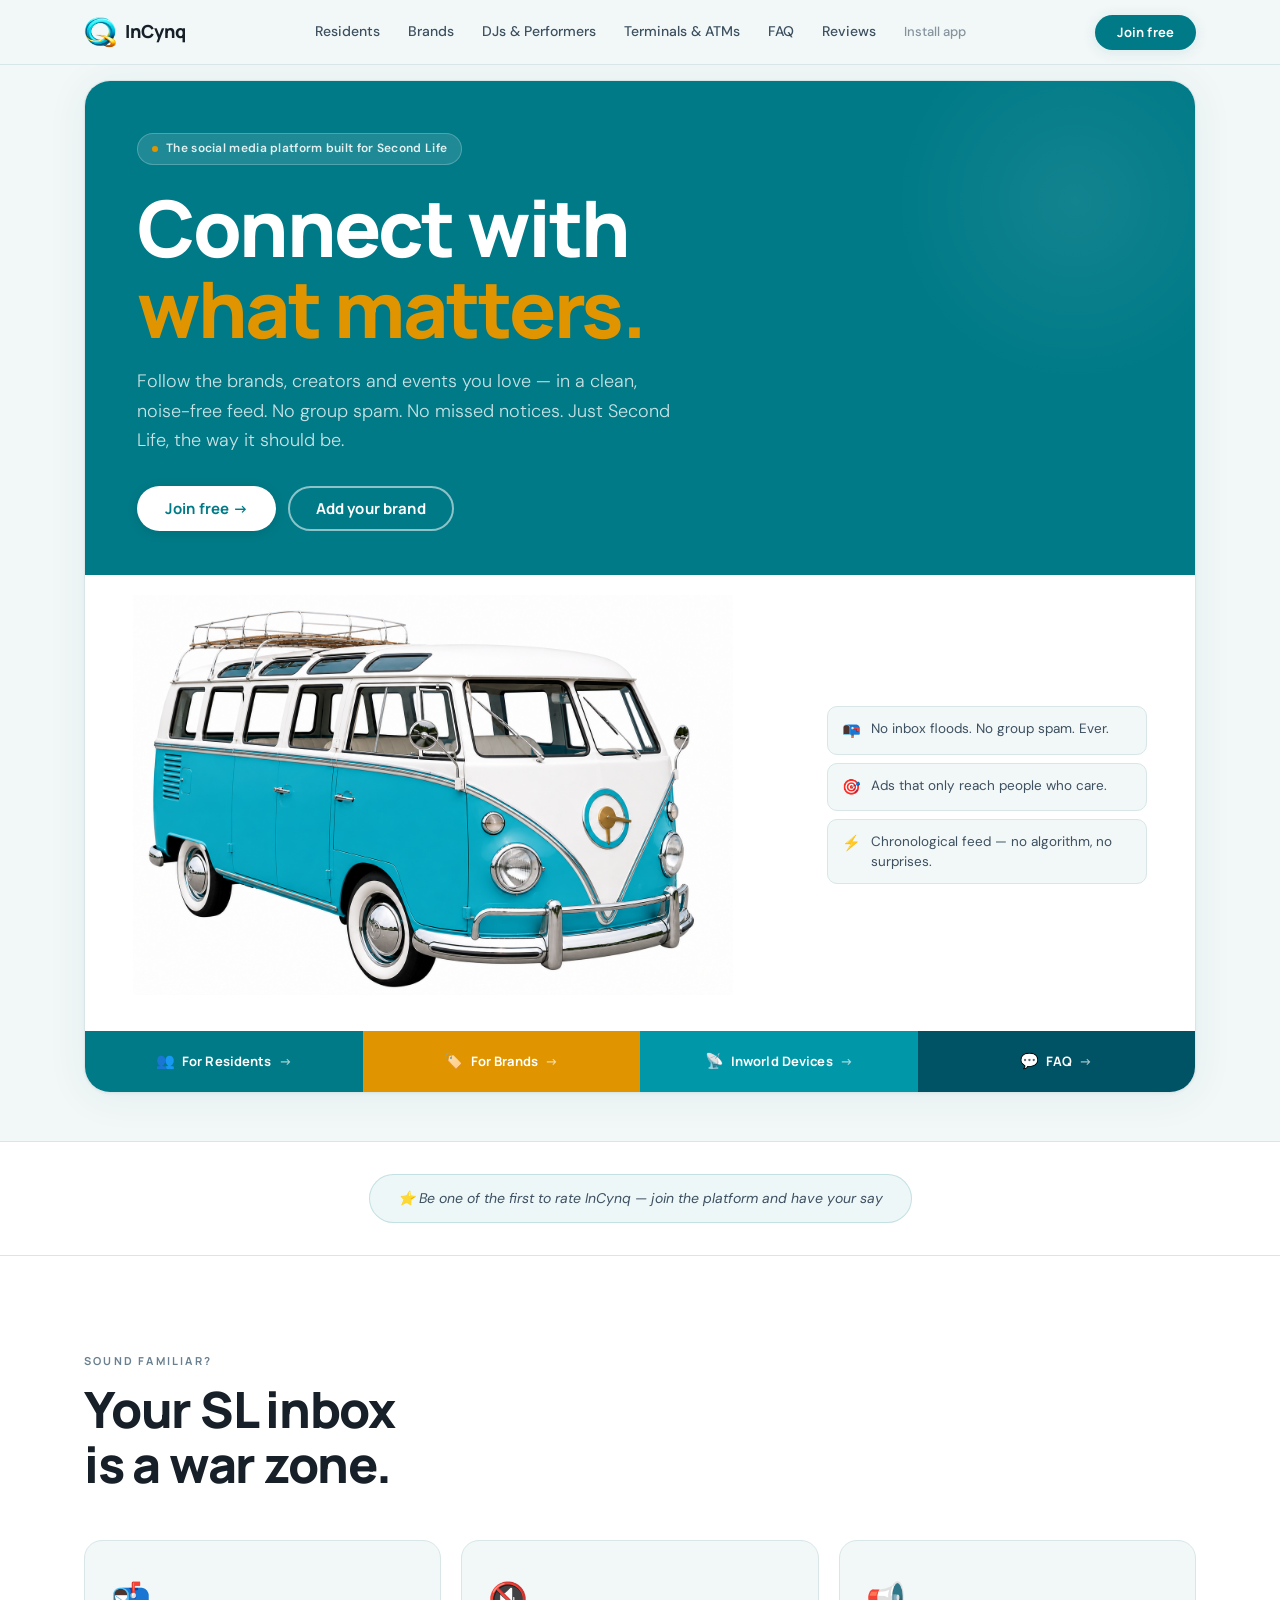
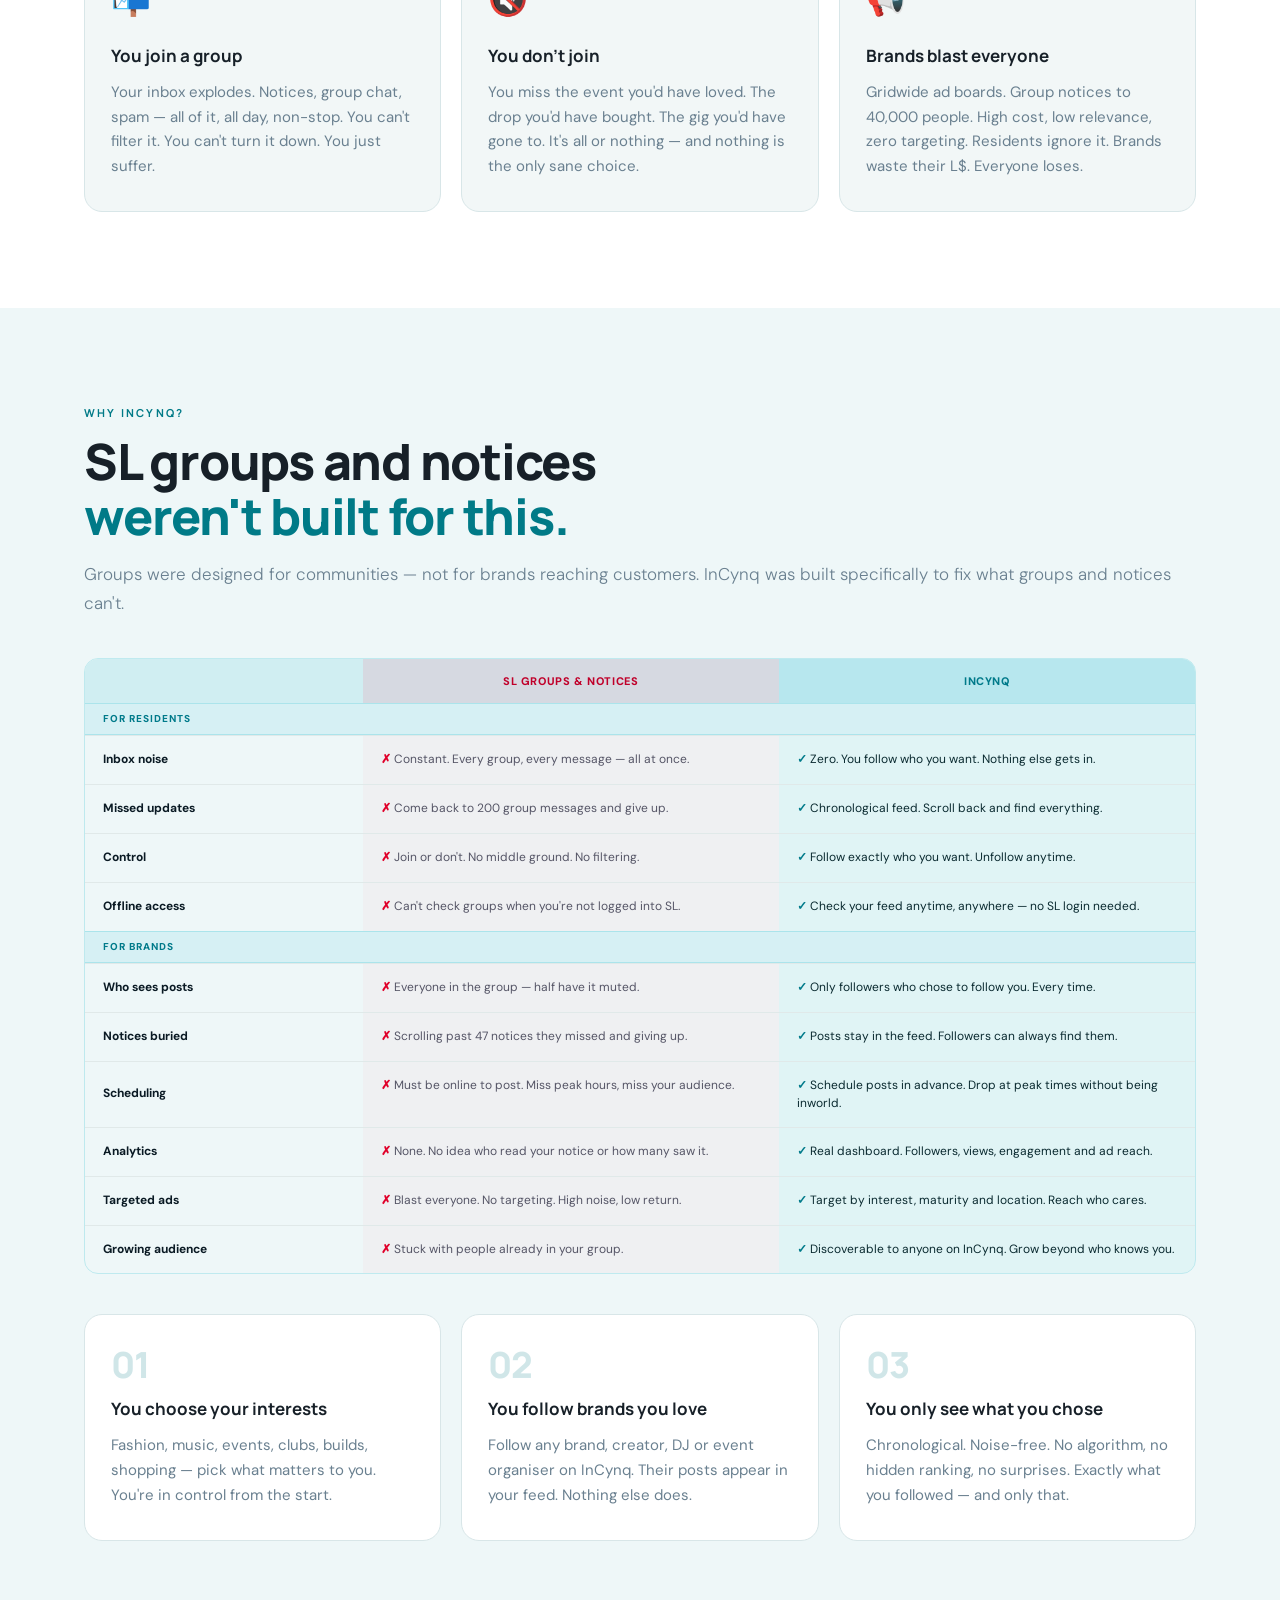
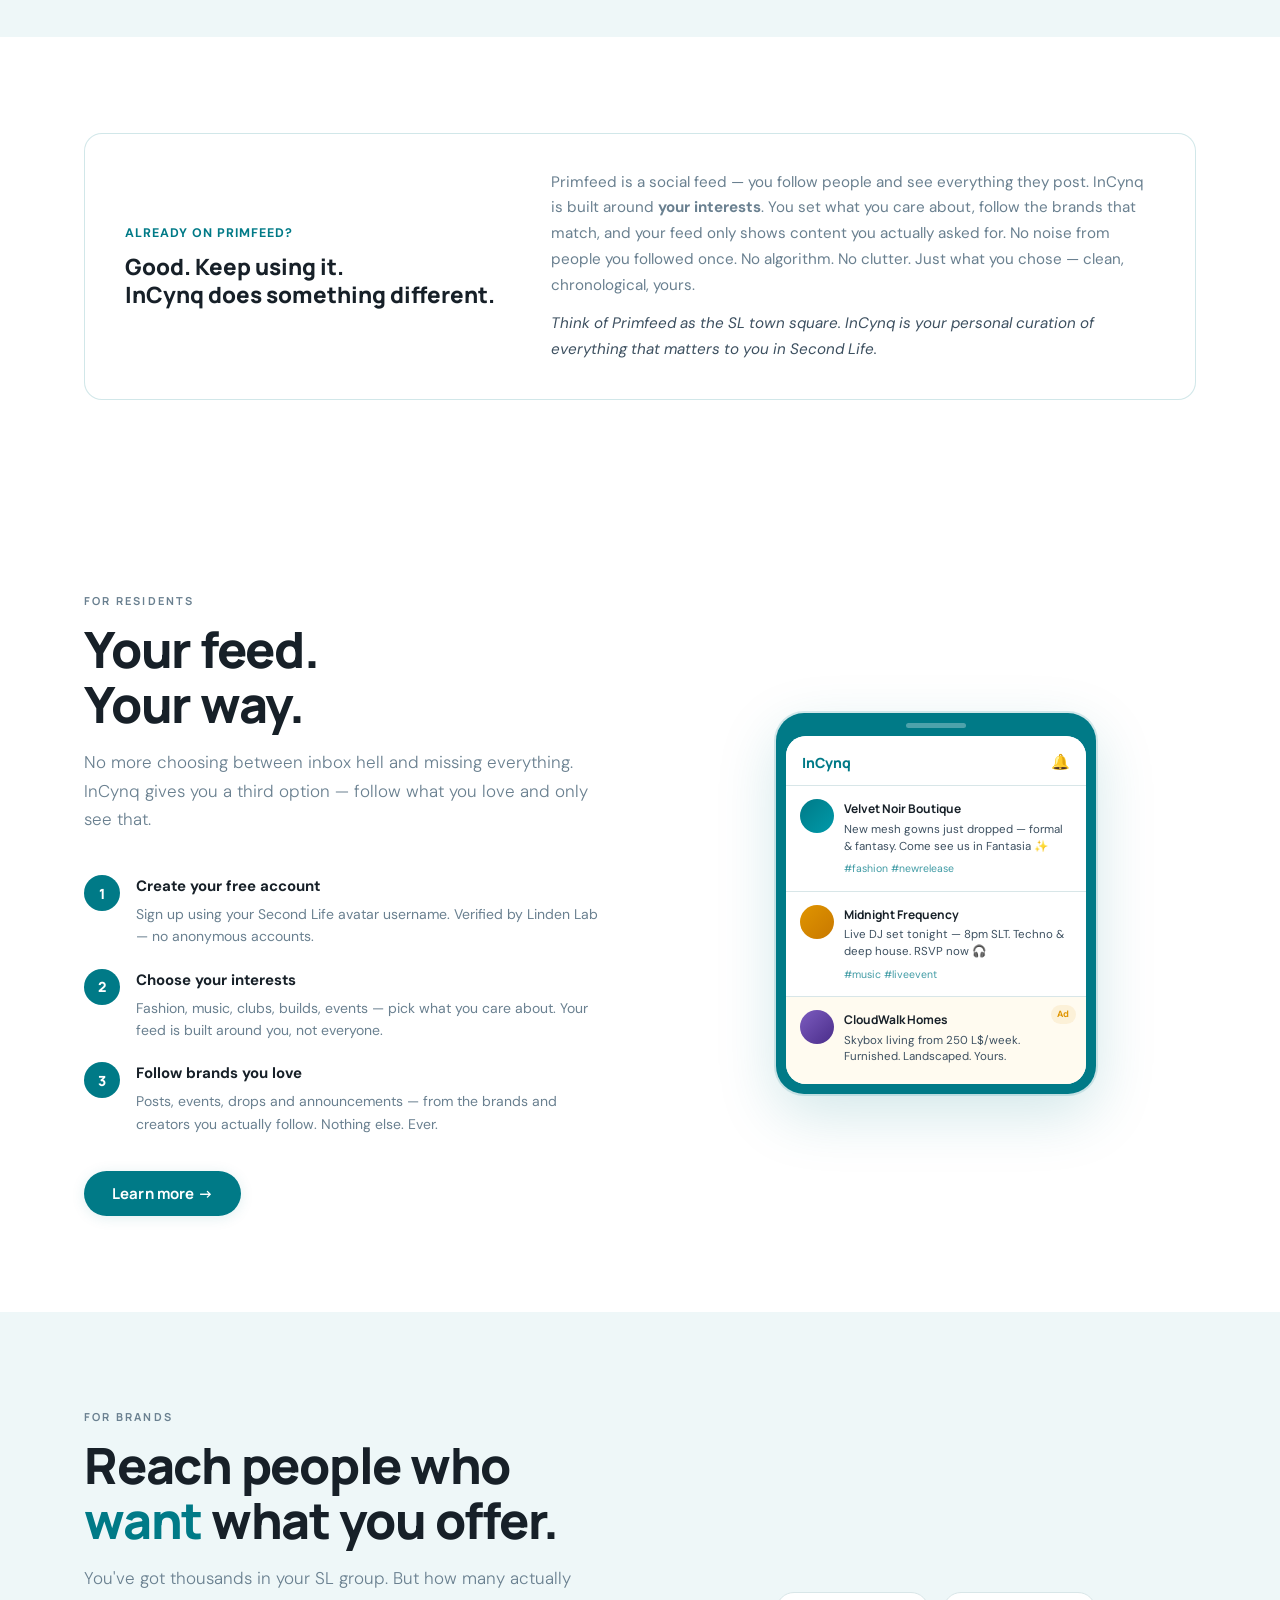
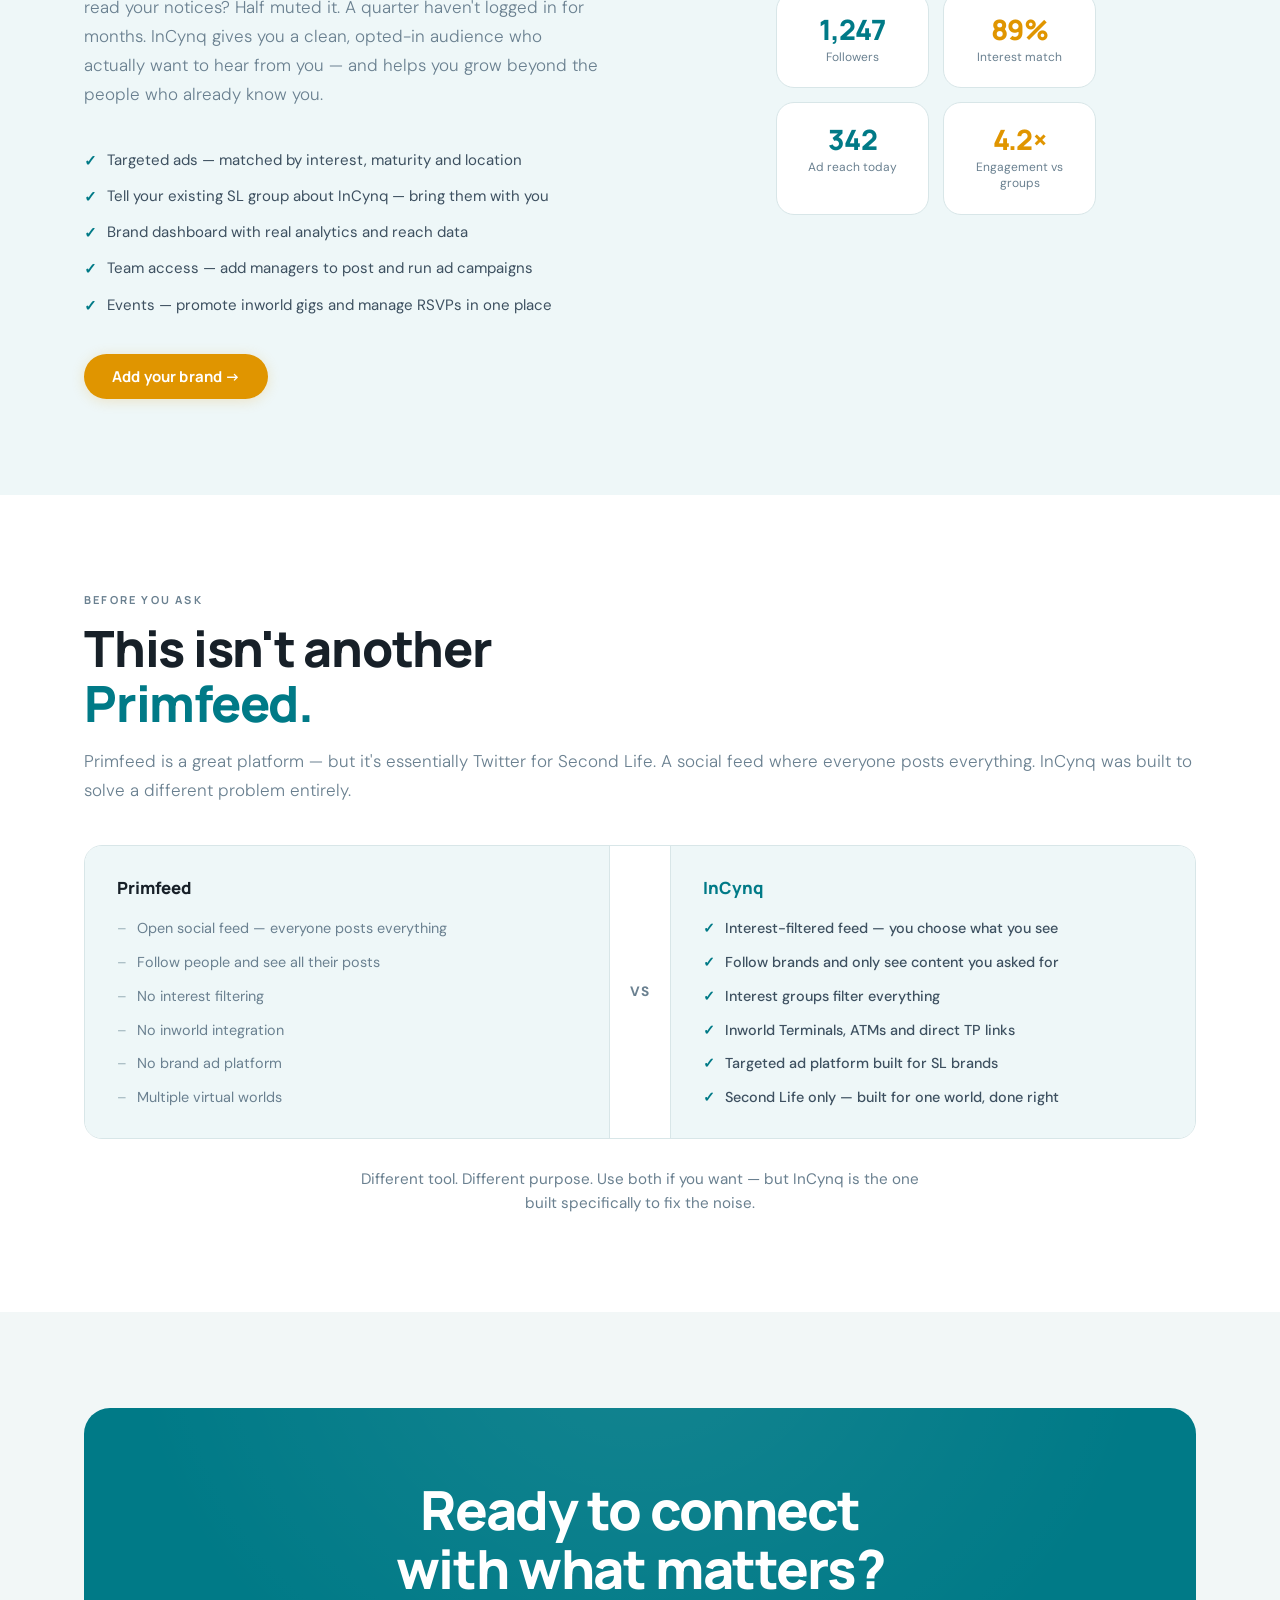
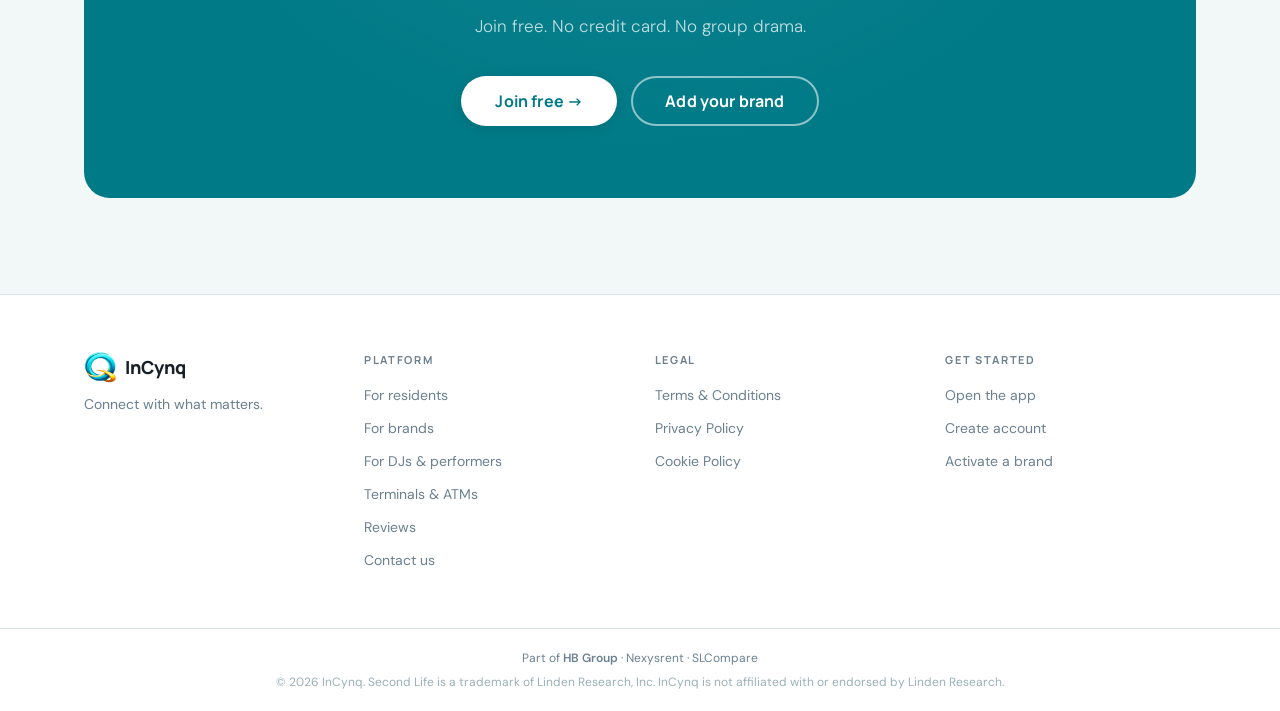
<file: index.html>
<!DOCTYPE html>
<html lang="en">
<head>
  <meta charset="UTF-8">
  <meta name="viewport" content="width=device-width, initial-scale=1.0">
  <title>InCynq — Follow Second Life Brands Without the Noise</title>
  <meta name="description" content="Follow the Second Life brands, creators, DJs and events you love. No group spam, no algorithm, no inbox chaos — just what matters to you. Free for residents.">
  <link rel="canonical" href="https://incynq.net/">

  <!-- Social sharing (Open Graph + Twitter/X) -->
  <meta property="og:site_name" content="InCynq">
  <meta property="og:type" content="website">
  <meta property="og:title" content="InCynq — Follow Second Life Brands Without the Noise">
  <meta property="og:description" content="Follow the Second Life brands, creators, DJs and events you love. No group spam, no algorithm, no inbox chaos — just what matters to you. Free for residents.">
  <meta property="og:url" content="https://incynq.net/">
  <meta property="og:image" content="https://incynq.net/assets/og-image.jpg">
  <meta property="og:image:width" content="1200">
  <meta property="og:image:height" content="630">
  <meta property="og:image:alt" content="InCynq — Connect with what matters">
  <meta name="twitter:card" content="summary_large_image">
  <meta name="twitter:title" content="InCynq — Follow Second Life Brands Without the Noise">
  <meta name="twitter:description" content="Follow the Second Life brands, creators, DJs and events you love. No group spam, no algorithm, no inbox chaos — just what matters to you. Free for residents.">
  <meta name="twitter:image" content="https://incynq.net/assets/og-image.jpg">

  <!-- Structured data -->
  <script type="application/ld+json">
  {
    "@context": "https://schema.org",
    "@graph": [
      {
        "@type": "Organization",
        "@id": "https://incynq.net/#organization",
        "name": "InCynq",
        "url": "https://incynq.net/",
        "logo": "https://incynq.net/assets/q-logo.png",
        "slogan": "Connect with what matters.",
        "description": "A social platform for Second Life residents to follow the brands, creators, DJs and events they care about — without group spam.",
        "email": "support@incynq.net",
        "contactPoint": {
          "@type": "ContactPoint",
          "contactType": "customer support",
          "email": "support@incynq.net",
          "url": "https://incynq.net/contact"
        }
      },
      {
        "@type": "WebSite",
        "@id": "https://incynq.net/#website",
        "name": "InCynq",
        "url": "https://incynq.net/",
        "publisher": {
          "@id": "https://incynq.net/#organization"
        },
        "inLanguage": "en"
      }
    ]
  }
  </script>

  <!-- Fonts -->
  <link rel="preconnect" href="https://fonts.googleapis.com">
  <link rel="preconnect" href="https://fonts.gstatic.com" crossorigin>
  <link href="https://fonts.googleapis.com/css2?family=Manrope:wght@400;600;700;800&family=DM+Sans:ital,opsz,wght@0,9..40,300;0,9..40,400;0,9..40,500;0,9..40,600;1,9..40,300&display=swap" rel="stylesheet">

  <link rel="stylesheet" href="css/style.css">
  <style>
    .vs-table { margin: 36px 0 40px; border-radius: 14px; overflow: hidden; border: 1px solid rgba(0,180,200,0.2); }
    .vs-table-header { display: grid; grid-template-columns: 1fr 1.5fr 1.5fr; background: #d0eef2; }
    .vs-th-empty { padding: 13px 18px; }
    .vs-th { padding: 13px 18px; font-size: 11px; font-weight: 800; text-transform: uppercase; letter-spacing: 0.6px; text-align: center; }
    .vs-th-them { color: #c0002a; background: rgba(255,70,102,0.12); }
    .vs-th-us { color: #007a8a; background: rgba(0,180,200,0.12); }
    .vs-section-divider { background: rgba(0,180,200,0.1); border-top: 1px solid rgba(0,180,200,0.2); border-bottom: 1px solid rgba(0,180,200,0.2); padding: 7px 18px; font-size: 10px; font-weight: 800; text-transform: uppercase; letter-spacing: 1px; color: #007a8a; }
    .vs-row { display: grid; grid-template-columns: 1fr 1.5fr 1.5fr; border-top: 1px solid rgba(0,0,0,0.06); }
    .vs-row:hover { background: rgba(0,0,0,0.02); }
    .vs-label { padding: 14px 18px; font-size: 12px; font-weight: 700; color: #0A1A24; display: flex; align-items: center; }
    .vs-bad { padding: 14px 18px; font-size: 12px; color: #556; background: rgba(255,70,102,0.04); line-height: 1.55; }
    .vs-bad::before { content: '\2717  '; color: #e0002a; font-weight: 700; }
    .vs-good { padding: 14px 18px; font-size: 12px; color: #0A2A30; background: rgba(0,180,200,0.06); line-height: 1.55; }
    .vs-good::before { content: '\2713  '; color: #007a8a; font-weight: 700; }
    .vs-how-it-works { display: grid; grid-template-columns: repeat(3, 1fr); gap: 20px; }
    @media (max-width: 700px) {
      .vs-table-header { grid-template-columns: 1fr 1fr; }
      .vs-th-empty { display: none; }
      .vs-row { grid-template-columns: 1fr 1fr; }
      .vs-label { display: none; }
      .vs-how-it-works { grid-template-columns: 1fr; }
    }
  </style>
</head>
<body>

  <!-- =========================================================
       NAV
  ========================================================= -->
  <header class="nav-header" id="navHeader">
    <div class="container nav-container">

      <a href="/" class="nav-logo" aria-label="InCynq home">
        <img src="assets/q-logo.png" alt="InCynq logo" class="logo-img">
        <span class="logo-text">InCynq</span>
      </a>

      <nav class="nav-links" id="navLinks" aria-label="Main navigation">
        <a href="residents.html">Residents</a>
        <a href="brands.html">Brands</a>
        <a href="performers.html">DJs &amp; Performers</a>
        <a href="devices.html">Terminals &amp; ATMs</a>
        <a href="faq.html">FAQ</a>
        <a href="reviews.html">Reviews</a>
        <a href="install.html" class="nav-link-subtle">Install app</a>
      </nav>

      <div class="nav-actions">
        <a href="https://incynq.app" class="btn btn-primary nav-cta" target="_blank" rel="noopener">Join free</a>
        <button class="nav-toggle" id="navToggle" aria-label="Toggle menu" aria-expanded="false">
          <span></span><span></span><span></span>
        </button>
      </div>

    </div>
  </header>


  <main>

    <!-- =========================================================
         HERO
    ========================================================= -->
    <section class="hero" aria-label="Hero">
      <div class="container">
        <div class="hero-card">

          <!-- Teal banner — headline + CTAs -->
          <div class="hero-banner">
            <div class="hero-banner-content">
              <p class="hero-eyebrow">
                <span class="eyebrow-dot"></span>
                The social media platform built for Second Life
              </p>
              <h1 class="hero-headline">
                Connect with<br>
                <em>what matters.</em>
              </h1>
              <p class="hero-sub">
                Follow the brands, creators and events you love — in a clean, noise-free feed. No group spam. No missed notices. Just Second Life, the way it should be.
              </p>
              <div class="hero-ctas">
                <a href="https://incynq.app" class="btn btn-white btn-lg" target="_blank" rel="noopener">Join free →</a>
                <a href="brands.html" class="btn btn-outline-white btn-lg">Add your brand</a>
              </div>
            </div>
          </div>

          <!-- Bus visual + support pills -->
          <div class="hero-visual">
            <div class="hero-bus-col">
              <img
                src="assets/incynq-bus.png"
                alt="The InCynq teal VW Samba bus"
                class="hero-bus"
                width="640"
                height="450"
              >
            </div>
            <div class="hero-pills-col">
              <ul class="hero-pills">
                <li class="hero-pill">
                  <span class="pill-icon">📭</span>
                  No inbox floods. No group spam. Ever.
                </li>
                <li class="hero-pill">
                  <span class="pill-icon">🎯</span>
                  Ads that only reach people who care.
                </li>
                <li class="hero-pill">
                  <span class="pill-icon">⚡</span>
                  Chronological feed — no algorithm, no surprises.
                </li>
              </ul>

            </div>
          </div>

          <!-- Coloured navigation tabs -->
          <nav class="hero-tabs" aria-label="Page navigation">
            <a href="residents.html" class="hero-tab tab-col-1">
              <span class="tab-icon" aria-hidden="true">👥</span>
              <span class="tab-label">For Residents</span>
              <span class="tab-arrow" aria-hidden="true">→</span>
            </a>
            <a href="brands.html" class="hero-tab tab-col-2">
              <span class="tab-icon" aria-hidden="true">🏷️</span>
              <span class="tab-label">For Brands</span>
              <span class="tab-arrow" aria-hidden="true">→</span>
            </a>
            <a href="devices.html" class="hero-tab tab-col-3">
              <span class="tab-icon" aria-hidden="true">📡</span>
              <span class="tab-label">Inworld Devices</span>
              <span class="tab-arrow" aria-hidden="true">→</span>
            </a>
            <a href="faq.html" class="hero-tab tab-col-4">
              <span class="tab-icon" aria-hidden="true">💬</span>
              <span class="tab-label">FAQ</span>
              <span class="tab-arrow" aria-hidden="true">→</span>
            </a>
          </nav>

        </div><!-- /hero-card -->
      </div>
    </section>


    <!-- =========================================================
         STAR RATING — auto-loads from Supabase surveys table
    ========================================================= -->
    <section class="section section-white rating-section" id="rating">
      <div class="container rating-container">
        <div id="rating-placeholder" class="rating-placeholder">
          <p class="rating-placeholder-text">
            ⭐ Be one of the first to rate InCynq — join the platform and have your say
          </p>
        </div>
        <div id="rating-live" class="rating-live" style="display:none;">
          <div class="rating-stars" id="rating-stars"></div>
          <p class="rating-score" id="rating-score"></p>
          <a href="reviews.html" class="reviews-link" id="reviews-link" style="display:none;"></a>
        </div>
      </div>
    </section>

    <script>
    (async () => {
      const ANON = 'eyJhbGciOiJIUzI1NiIsInR5cCI6IkpXVCJ9.eyJpc3MiOiJzdXBhYmFzZSIsInJlZiI6Im11enpqdmVneW5zZW1sc2J3Z2dmIiwicm9sZSI6ImFub24iLCJpYXQiOjE3NzYwMjI5MDIsImV4cCI6MjA5MTU5ODkwMn0.AO2BgiecEKZvqCeZyJPZrS7AhOI6UsZTMHMvfXyAaXI';
      const HDRS = { 'apikey': ANON, 'Authorization': 'Bearer ' + ANON };
      const link = document.getElementById('reviews-link');

      try {
        const res  = await fetch(
          'https://muzzjvegynsemlsbwggf.supabase.co/rest/v1/reviews?select=rating&rating=not.is.null',
          { headers: HDRS }
        );
        const data = await res.json();
        const count = data && data.length ? data.length : 0;

        // Always show the link
        link.style.display = 'inline-block';

        if (count === 0) {
          // No reviews yet — show teaser, no rating block
          link.textContent = 'Be the first to leave a review →';
          return;
        }

        // Reviews exist — show rating block
        const avg   = data.reduce((sum, r) => sum + r.rating, 0) / count;
        const full  = Math.floor(avg);
        const half  = avg - full >= 0.25 && avg - full < 0.75 ? 1 : 0;
        const empty = 5 - full - half;
        const stars = '★'.repeat(full) + (half ? '½' : '') + '☆'.repeat(empty);

        document.getElementById('rating-stars').textContent = stars;
        document.getElementById('rating-score').innerHTML =
          'Rated <strong>' + avg.toFixed(1) + ' / 5</strong> by ' + count + ' InCynq ' + (count === 1 ? 'member' : 'members');

        document.getElementById('rating-placeholder').style.display = 'none';
        document.getElementById('rating-live').style.display        = 'block';

        link.textContent = 'See what members say →';

      } catch(e) {
        // On error just show the teaser link
        link.style.display = 'inline-block';
        link.textContent   = 'Be the first to leave a review →';
      }
    })();
    </script>

    <!-- =========================================================
         PROBLEM — "Sound familiar?"
    ========================================================= -->
    <section class="section section-white" id="problem">
      <div class="container">
        <p class="section-eyebrow">Sound familiar?</p>
        <h2 class="section-headline">Your SL inbox<br>is a war zone.</h2>

        <div class="pain-grid">

          <div class="pain-card">
            <div class="pain-icon">📬</div>
            <h3>You join a group</h3>
            <p>Your inbox explodes. Notices, group chat, spam — all of it, all day, non-stop. You can't filter it. You can't turn it down. You just suffer.</p>
          </div>

          <div class="pain-card">
            <div class="pain-icon">🔇</div>
            <h3>You don't join</h3>
            <p>You miss the event you'd have loved. The drop you'd have bought. The gig you'd have gone to. It's all or nothing — and nothing is the only sane choice.</p>
          </div>

          <div class="pain-card">
            <div class="pain-icon">📢</div>
            <h3>Brands blast everyone</h3>
            <p>Gridwide ad boards. Group notices to 40,000 people. High cost, low relevance, zero targeting. Residents ignore it. Brands waste their L$. Everyone loses.</p>
          </div>

        </div>
      </div>
    </section>


    <!-- =========================================================
         WHY INCYNQ — VS Groups & Notices
    ========================================================= -->
    <section class="section section-teal-light" id="why-incynq-vs">
      <div class="container">
        <p class="section-eyebrow eyebrow-teal">Why InCynq?</p>
        <h2 class="section-headline">SL groups and notices<br><span class="text-teal">weren't built for this.</span></h2>
        <p class="section-sub section-sub-wide">Groups were designed for communities — not for brands reaching customers. InCynq was built specifically to fix what groups and notices can't.</p>

        <div class="vs-table">
          <div class="vs-table-header">
            <div class="vs-th-empty"></div>
            <div class="vs-th vs-th-them">SL Groups &amp; Notices</div>
            <div class="vs-th vs-th-us">InCynq</div>
          </div>

          <div class="vs-section-divider"><span>For Residents</span></div>

          <div class="vs-row"><div class="vs-label">Inbox noise</div><div class="vs-bad">Constant. Every group, every message — all at once.</div><div class="vs-good">Zero. You follow who you want. Nothing else gets in.</div></div>
          <div class="vs-row"><div class="vs-label">Missed updates</div><div class="vs-bad">Come back to 200 group messages and give up.</div><div class="vs-good">Chronological feed. Scroll back and find everything.</div></div>
          <div class="vs-row"><div class="vs-label">Control</div><div class="vs-bad">Join or don't. No middle ground. No filtering.</div><div class="vs-good">Follow exactly who you want. Unfollow anytime.</div></div>
          <div class="vs-row"><div class="vs-label">Offline access</div><div class="vs-bad">Can't check groups when you're not logged into SL.</div><div class="vs-good">Check your feed anytime, anywhere — no SL login needed.</div></div>

          <div class="vs-section-divider"><span>For Brands</span></div>

          <div class="vs-row"><div class="vs-label">Who sees posts</div><div class="vs-bad">Everyone in the group — half have it muted.</div><div class="vs-good">Only followers who chose to follow you. Every time.</div></div>
          <div class="vs-row"><div class="vs-label">Notices buried</div><div class="vs-bad">Scrolling past 47 notices they missed and giving up.</div><div class="vs-good">Posts stay in the feed. Followers can always find them.</div></div>
          <div class="vs-row"><div class="vs-label">Scheduling</div><div class="vs-bad">Must be online to post. Miss peak hours, miss your audience.</div><div class="vs-good">Schedule posts in advance. Drop at peak times without being inworld.</div></div>
          <div class="vs-row"><div class="vs-label">Analytics</div><div class="vs-bad">None. No idea who read your notice or how many saw it.</div><div class="vs-good">Real dashboard. Followers, views, engagement and ad reach.</div></div>
          <div class="vs-row"><div class="vs-label">Targeted ads</div><div class="vs-bad">Blast everyone. No targeting. High noise, low return.</div><div class="vs-good">Target by interest, maturity and location. Reach who cares.</div></div>
          <div class="vs-row"><div class="vs-label">Growing audience</div><div class="vs-bad">Stuck with people already in your group.</div><div class="vs-good">Discoverable to anyone on InCynq. Grow beyond who knows you.</div></div>
        </div>

        <div class="vs-how-it-works">
          <div class="solution-card">
            <div class="solution-number">01</div>
            <h3>You choose your interests</h3>
            <p>Fashion, music, events, clubs, builds, shopping — pick what matters to you. You're in control from the start.</p>
          </div>
          <div class="solution-card">
            <div class="solution-number">02</div>
            <h3>You follow brands you love</h3>
            <p>Follow any brand, creator, DJ or event organiser on InCynq. Their posts appear in your feed. Nothing else does.</p>
          </div>
          <div class="solution-card">
            <div class="solution-number">03</div>
            <h3>You only see what you chose</h3>
            <p>Chronological. Noise-free. No algorithm, no hidden ranking, no surprises. Exactly what you followed — and only that.</p>
          </div>
        </div>

      </div>
    </section>



    <!-- =========================================================
         NOT PRIMFEED — resident callout
    ========================================================= -->
    <section class="section section-white" id="not-primfeed">
      <div class="container">
        <div class="notpf-strip">
          <div class="notpf-left">
            <p class="notpf-eyebrow">Already on Primfeed?</p>
            <h3 class="notpf-headline">Good. Keep using it.<br>InCynq does something different.</h3>
          </div>
          <div class="notpf-right">
            <p>Primfeed is a social feed — you follow people and see everything they post. InCynq is built around <strong>your interests</strong>. You set what you care about, follow the brands that match, and your feed only shows content you actually asked for. No noise from people you followed once. No algorithm. No clutter. Just what you chose — clean, chronological, yours.</p>
            <p class="notpf-cta-line">Think of Primfeed as the SL town square. InCynq is your personal curation of everything that matters to you in Second Life.</p>
          </div>
        </div>
      </div>
    </section>


    <!-- =========================================================
         FOR RESIDENTS — 3 steps
    ========================================================= -->
    <section class="section section-white" id="residents">
      <div class="container">
        <div class="split-layout">

          <div class="split-text">
            <p class="section-eyebrow">For residents</p>
            <h2 class="section-headline">Your feed.<br>Your way.</h2>
            <p class="section-sub">
              No more choosing between inbox hell and missing everything. InCynq gives you a third option — follow what you love and only see that.
            </p>

            <ol class="steps-list">
              <li class="step">
                <span class="step-num">1</span>
                <div>
                  <strong>Create your free account</strong>
                  <p>Sign up using your Second Life avatar username. Verified by Linden Lab — no anonymous accounts.</p>
                </div>
              </li>
              <li class="step">
                <span class="step-num">2</span>
                <div>
                  <strong>Choose your interests</strong>
                  <p>Fashion, music, clubs, builds, events — pick what you care about. Your feed is built around you, not everyone.</p>
                </div>
              </li>
              <li class="step">
                <span class="step-num">3</span>
                <div>
                  <strong>Follow brands you love</strong>
                  <p>Posts, events, drops and announcements — from the brands and creators you actually follow. Nothing else. Ever.</p>
                </div>
              </li>
            </ol>

            <a href="residents.html" class="btn btn-primary btn-lg">Learn more →</a>
          </div>

          <div class="split-visual">
            <div class="phone-mockup">
              <div class="phone-bar"></div>
              <div class="phone-screen">

                <div class="mock-topbar">
                  <span class="mock-app-name">InCynq</span>
                  <span class="mock-bell" aria-hidden="true">🔔</span>
                </div>

                <div class="mock-post">
                  <div class="mock-avatar av-teal"></div>
                  <div class="mock-body">
                    <p class="mock-name">Velvet Noir Boutique</p>
                    <p class="mock-text">New mesh gowns just dropped — formal &amp; fantasy. Come see us in Fantasia ✨</p>
                    <p class="mock-tags">#fashion #newrelease</p>
                  </div>
                </div>

                <div class="mock-post">
                  <div class="mock-avatar av-amber"></div>
                  <div class="mock-body">
                    <p class="mock-name">Midnight Frequency</p>
                    <p class="mock-text">Live DJ set tonight — 8pm SLT. Techno &amp; deep house. RSVP now 🎧</p>
                    <p class="mock-tags">#music #liveevent</p>
                  </div>
                </div>

                <div class="mock-post mock-post-ad">
                  <span class="mock-ad-badge">Ad</span>
                  <div class="mock-avatar av-purple"></div>
                  <div class="mock-body">
                    <p class="mock-name">CloudWalk Homes</p>
                    <p class="mock-text">Skybox living from 250 L$/week. Furnished. Landscaped. Yours.</p>
                  </div>
                </div>

              </div>
            </div>
          </div>

        </div>
      </div>
    </section>


    <!-- =========================================================
         FOR BRANDS
    ========================================================= -->
    <section class="section section-teal-light" id="brands">
      <div class="container">
        <div class="split-layout split-reverse">

          <div class="split-visual">
            <div class="metrics-mockup">
              <div class="metric-card">
                <div class="metric-value value-teal">1,247</div>
                <div class="metric-label">Followers</div>
              </div>
              <div class="metric-card">
                <div class="metric-value value-amber">89%</div>
                <div class="metric-label">Interest match</div>
              </div>
              <div class="metric-card">
                <div class="metric-value value-teal">342</div>
                <div class="metric-label">Ad reach today</div>
              </div>
              <div class="metric-card">
                <div class="metric-value value-amber">4.2×</div>
                <div class="metric-label">Engagement vs groups</div>
              </div>
            </div>
          </div>

          <div class="split-text">
            <p class="section-eyebrow">For brands</p>
            <h2 class="section-headline">Reach people who<br><span class="text-teal">want</span> what you offer.</h2>
            <p class="section-sub">
              You've got thousands in your SL group. But how many actually read your notices? Half muted it. A quarter haven't logged in for months. InCynq gives you a clean, opted-in audience who actually want to hear from you — and helps you grow beyond the people who already know you.
            </p>

            <ul class="feature-list">
              <li>
                <span class="feature-tick">✓</span>
                Targeted ads — matched by interest, maturity and location
              </li>
              <li>
                <span class="feature-tick">✓</span>
                Tell your existing SL group about InCynq — bring them with you
              </li>
              <li>
                <span class="feature-tick">✓</span>
                Brand dashboard with real analytics and reach data
              </li>
              <li>
                <span class="feature-tick">✓</span>
                Team access — add managers to post and run ad campaigns
              </li>
              <li>
                <span class="feature-tick">✓</span>
                Events — promote inworld gigs and manage RSVPs in one place
              </li>
            </ul>

            <a href="brands.html" class="btn btn-amber btn-lg">Add your brand →</a>
          </div>

        </div>
      </div>
    </section>


    <!-- =========================================================
         NOT ANOTHER PRIMFEED
    ========================================================= -->
    <section class="section section-white" id="why-incynq">
      <div class="container">
        <p class="section-eyebrow">Before you ask</p>
        <h2 class="section-headline">This isn't another<br><span class="text-teal">Primfeed.</span></h2>
        <p class="section-sub section-sub-wide">Primfeed is a great platform — but it's essentially Twitter for Second Life. A social feed where everyone posts everything. InCynq was built to solve a different problem entirely.</p>

        <div class="compare-strip">
          <div class="compare-strip-col compare-strip-them">
            <p class="compare-strip-title">Primfeed</p>
            <ul class="compare-strip-list">
              <li>Open social feed — everyone posts everything</li>
              <li>Follow people and see all their posts</li>
              <li>No interest filtering</li>
              <li>No inworld integration</li>
              <li>No brand ad platform</li>
              <li>Multiple virtual worlds</li>
            </ul>
          </div>
          <div class="compare-strip-divider">VS</div>
          <div class="compare-strip-col compare-strip-us">
            <p class="compare-strip-title">InCynq</p>
            <ul class="compare-strip-list">
              <li>Interest-filtered feed — you choose what you see</li>
              <li>Follow brands and only see content you asked for</li>
              <li>Interest groups filter everything</li>
              <li>Inworld Terminals, ATMs and direct TP links</li>
              <li>Targeted ad platform built for SL brands</li>
              <li>Second Life only — built for one world, done right</li>
            </ul>
          </div>
        </div>

        <p class="compare-strip-closer">Different tool. Different purpose. Use both if you want — but InCynq is the one built specifically to fix the noise.</p>
      </div>
    </section>


    <!-- =========================================================
         FINAL CTA
    ========================================================= -->
    <section class="section cta-section" id="join">
      <div class="container">
        <div class="cta-card">
          <h2 class="cta-headline">Ready to connect<br>with what matters?</h2>
          <p class="cta-sub">Join free. No credit card. No group drama.</p>
          <div class="cta-buttons">
            <a href="https://incynq.app" class="btn btn-white btn-xl" target="_blank" rel="noopener">Join free →</a>
            <a href="brands.html" class="btn btn-outline-white btn-xl">Add your brand</a>
          </div>
        </div>
      </div>
    </section>

  </main>


  <!-- =========================================================
       FOOTER
  ========================================================= -->
  <footer class="site-footer">
    <div class="container footer-inner">

      <div class="footer-brand">
        <a href="/" class="nav-logo" aria-label="InCynq home">
          <img src="assets/q-logo.png" alt="InCynq logo" class="logo-img">
          <span class="logo-text">InCynq</span>
        </a>
        <p class="footer-tagline">Connect with what matters.</p>
      </div>

      <nav class="footer-links" aria-label="Footer navigation">
        <div class="footer-col">
          <p class="footer-col-title">Platform</p>
          <a href="residents.html">For residents</a>
          <a href="brands.html">For brands</a>
          <a href="performers.html">For DJs &amp; performers</a>
          <a href="devices.html">Terminals &amp; ATMs</a>
          <a href="reviews.html">Reviews</a>
          <a href="contact.html">Contact us</a>
        </div>
        <div class="footer-col">
          <p class="footer-col-title">Legal</p>
          <a href="terms.html">Terms &amp; Conditions</a>
          <a href="privacy.html">Privacy Policy</a>
          <a href="cookies.html">Cookie Policy</a>
        </div>
        <div class="footer-col">
          <p class="footer-col-title">Get started</p>
          <a href="https://incynq.app" target="_blank" rel="noopener">Open the app</a>
          <a href="https://incynq.app" target="_blank" rel="noopener">Create account</a>
          <a href="brands.html">Activate a brand</a>
        </div>
      </nav>

    </div>
    <div class="footer-bottom">
      <div class="container">
        <p class="footer-group">Part of <a href="https://sites.google.com/view/hbgroup-sl" target="_blank" rel="noopener">HB Group</a> · <a href="https://nexysrent.com" target="_blank" rel="noopener">Nexysrent</a> · <a href="https://slcompare.com" target="_blank" rel="noopener">SLCompare</a></p>
        <p>© 2026 InCynq. Second Life is a trademark of Linden Research, Inc. InCynq is not affiliated with or endorsed by Linden Research.</p>
      </div>
    </div>
  </footer>

  <script src="js/main.js"></script>
</body>
</html>
</file>
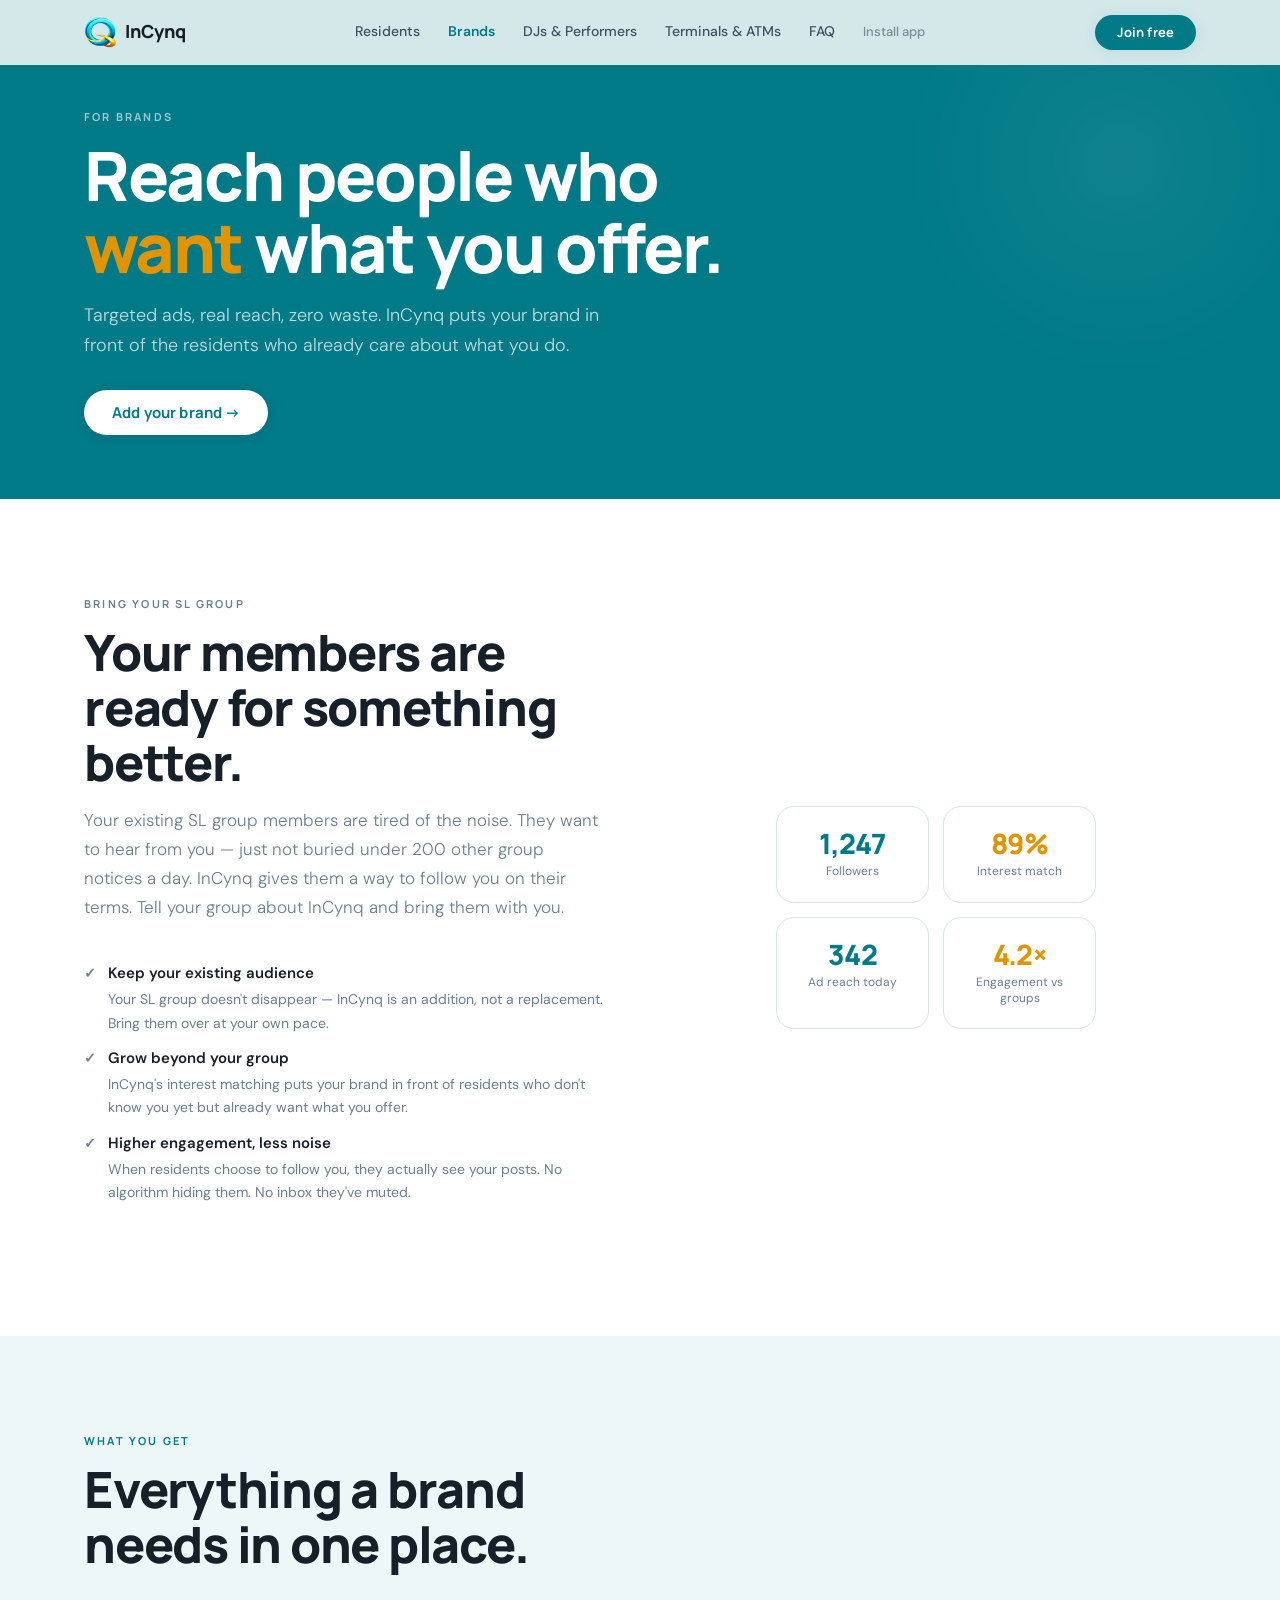
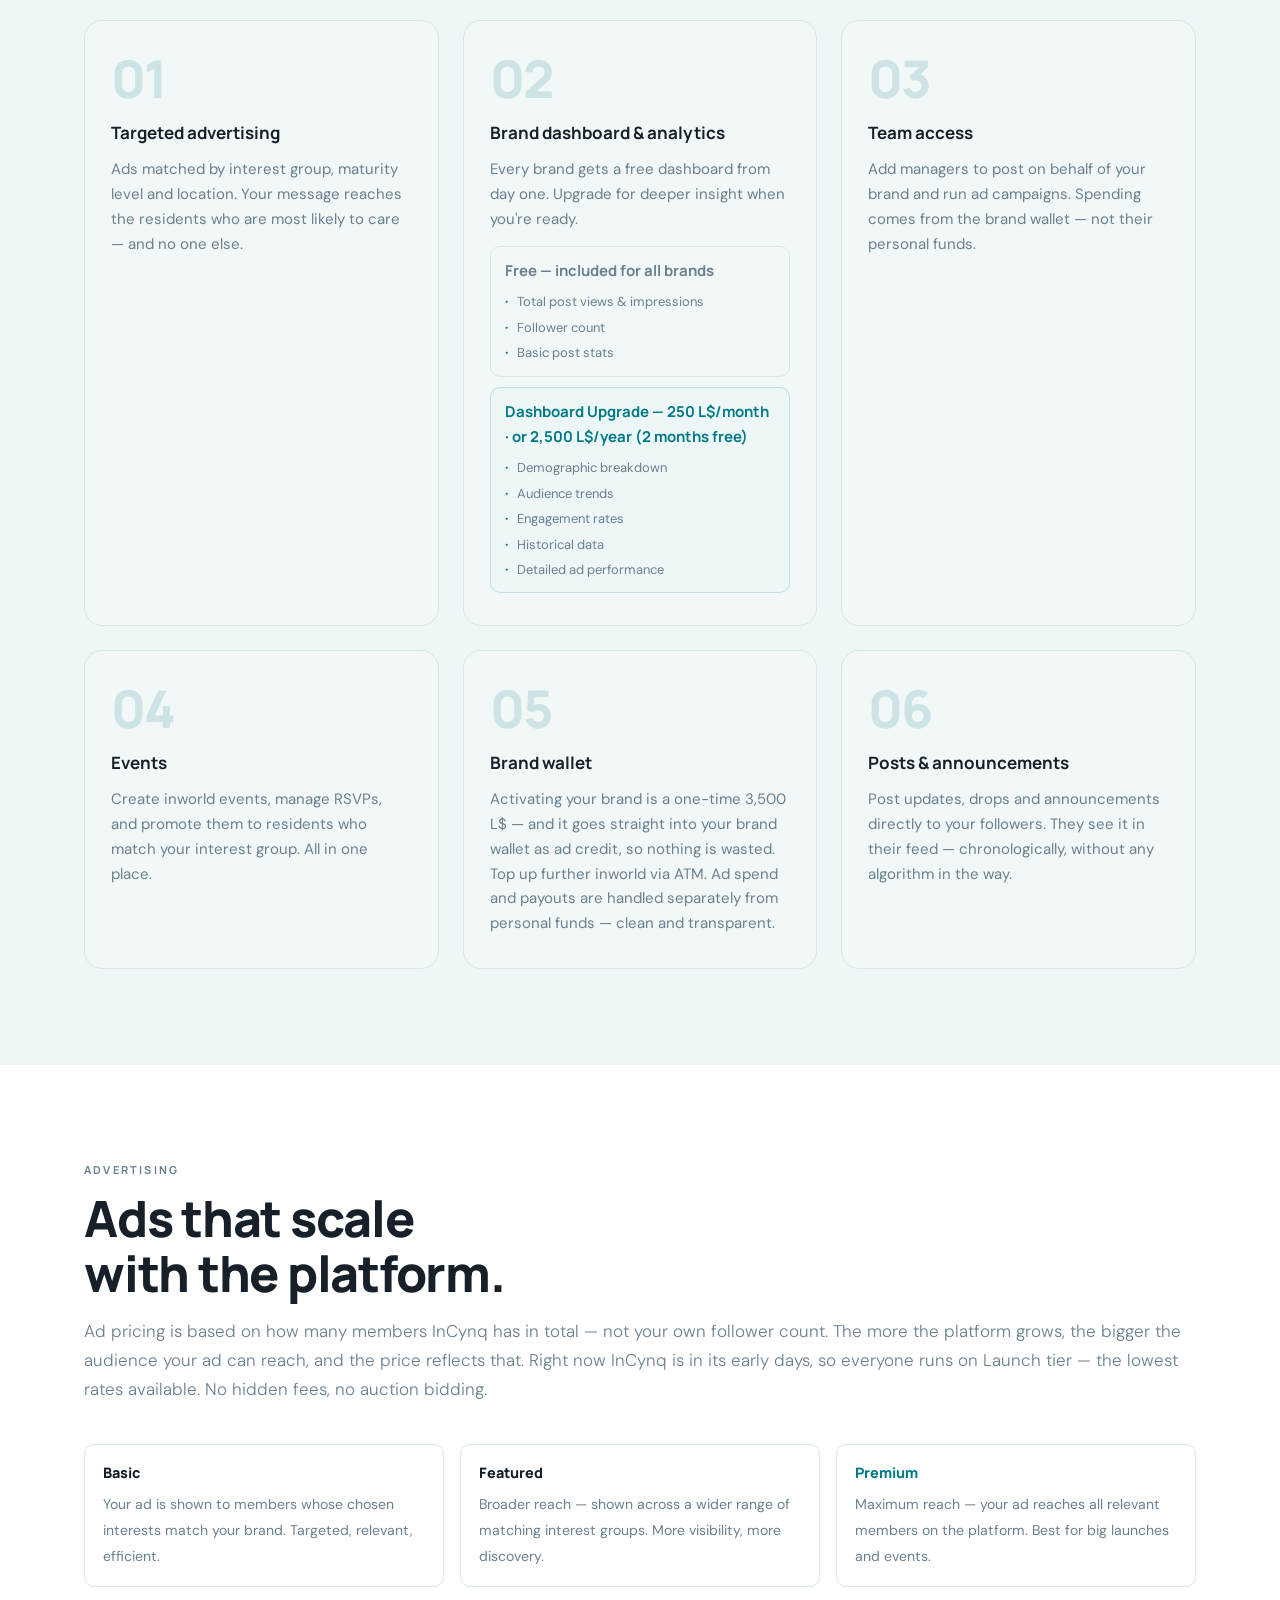
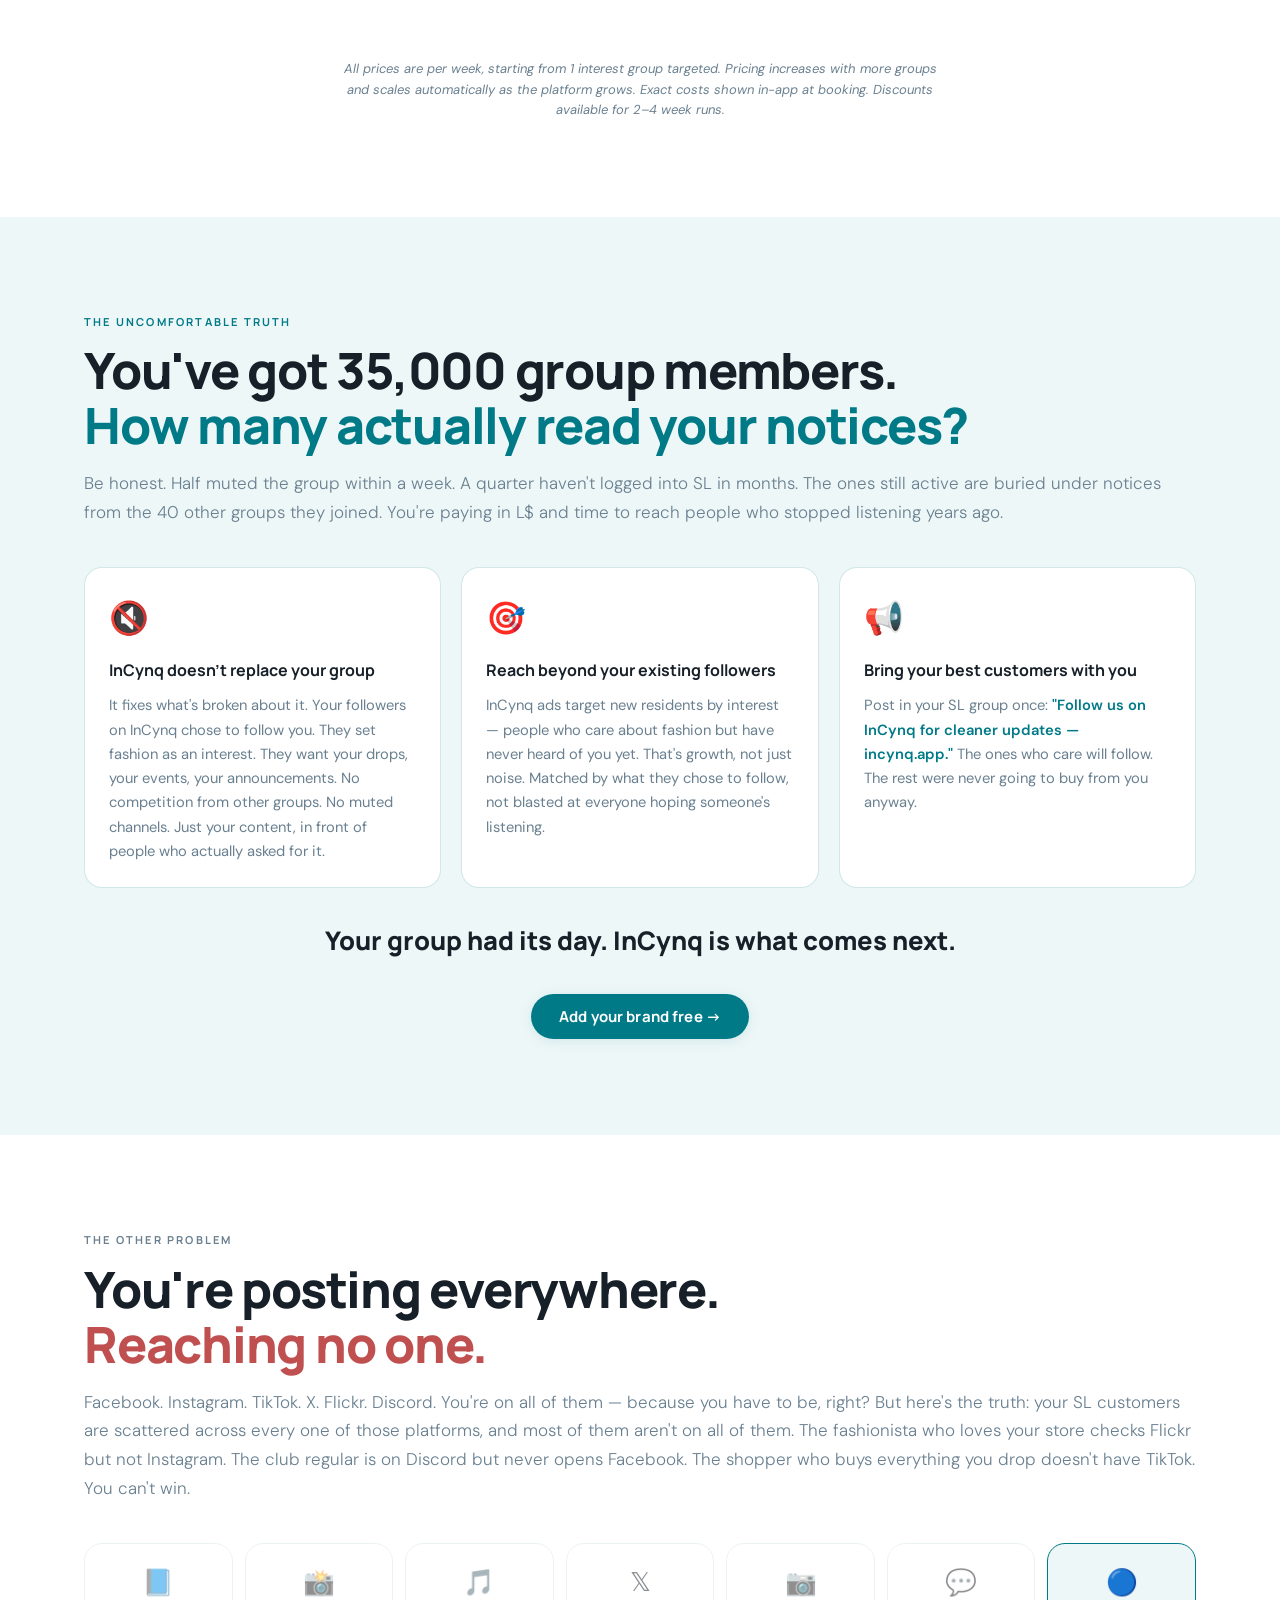
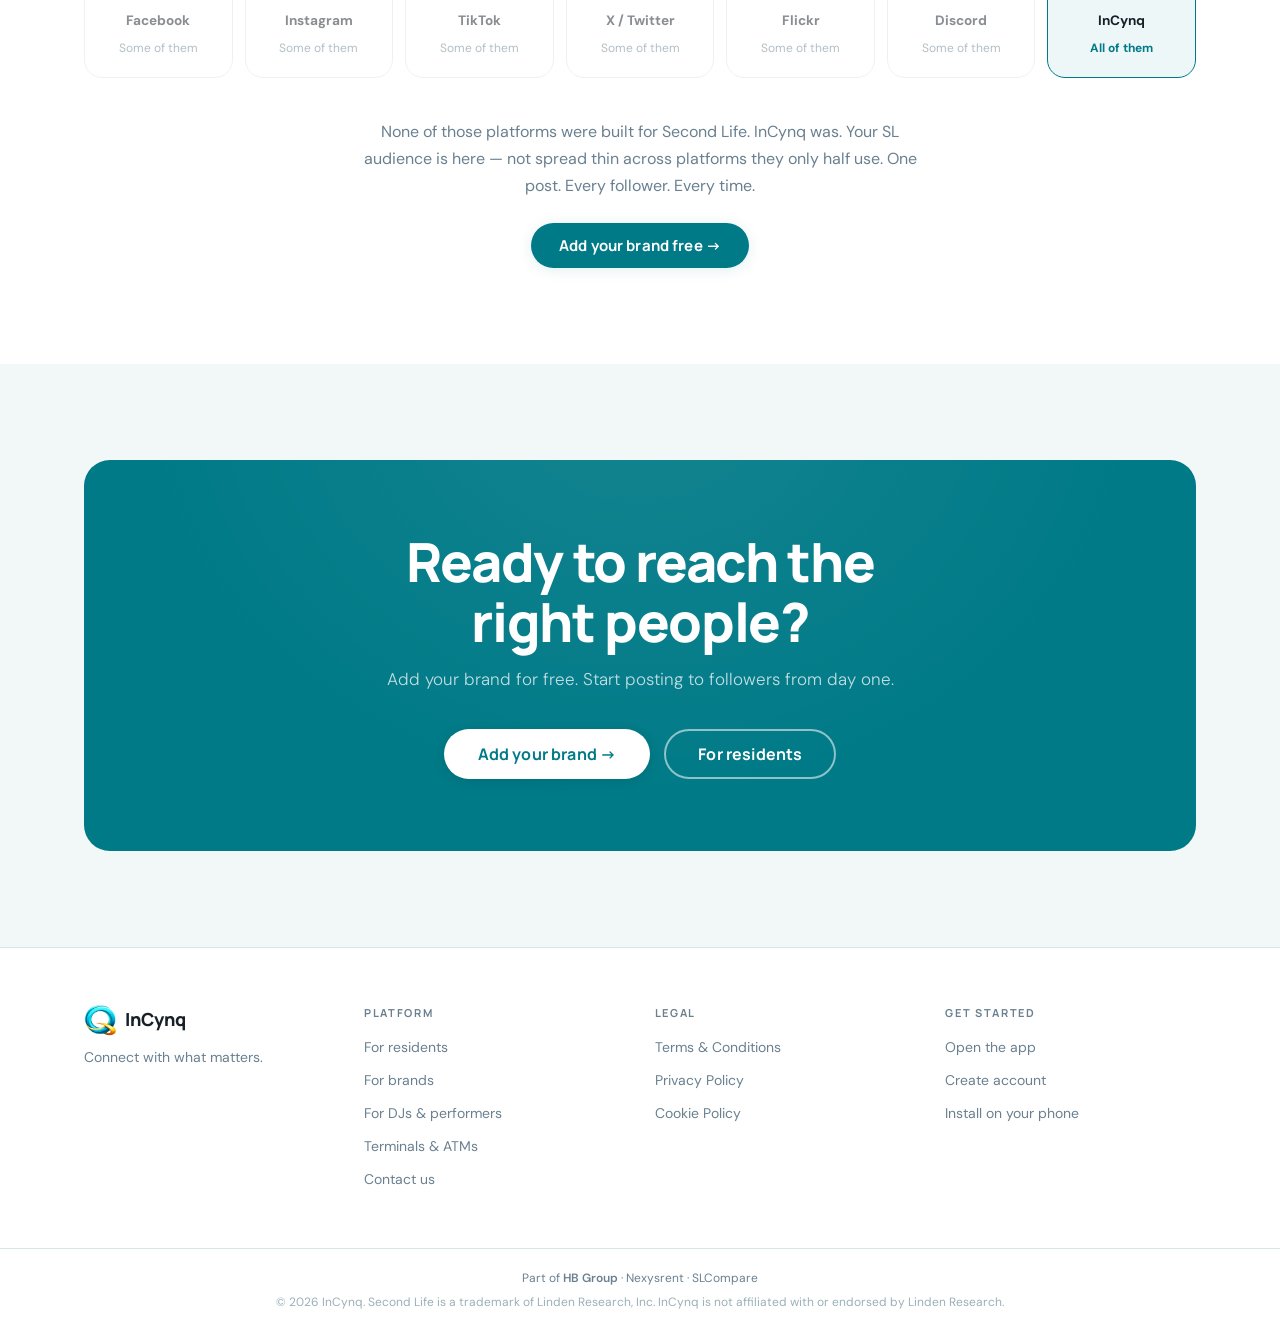
<file: brands.html>
<!DOCTYPE html>
<html lang="en">
<head>
  <meta charset="UTF-8">
  <meta name="viewport" content="width=device-width, initial-scale=1.0">
  <title>InCynq for Brands: Reach Second Life Residents</title>
  <meta name="description" content="Reach Second Life residents who already want what you offer. Targeted ads, real analytics, and a direct line to the people who care about your brand.">
  <link rel="canonical" href="https://incynq.net/brands">

  <!-- Social sharing (Open Graph + Twitter/X) -->
  <meta property="og:site_name" content="InCynq">
  <meta property="og:type" content="website">
  <meta property="og:title" content="InCynq for Brands: Reach Second Life Residents">
  <meta property="og:description" content="Reach Second Life residents who already want what you offer. Targeted ads, real analytics, and a direct line to the people who care about your brand.">
  <meta property="og:url" content="https://incynq.net/brands">
  <meta property="og:image" content="https://incynq.net/assets/og-image.jpg">
  <meta property="og:image:width" content="1200">
  <meta property="og:image:height" content="630">
  <meta property="og:image:alt" content="InCynq — Connect with what matters">
  <meta name="twitter:card" content="summary_large_image">
  <meta name="twitter:title" content="InCynq for Brands: Reach Second Life Residents">
  <meta name="twitter:description" content="Reach Second Life residents who already want what you offer. Targeted ads, real analytics, and a direct line to the people who care about your brand.">
  <meta name="twitter:image" content="https://incynq.net/assets/og-image.jpg">
  <link rel="preconnect" href="https://fonts.googleapis.com">
  <link rel="preconnect" href="https://fonts.gstatic.com" crossorigin>
  <link href="https://fonts.googleapis.com/css2?family=Manrope:wght@400;600;700;800&family=DM+Sans:ital,opsz,wght@0,9..40,300;0,9..40,400;0,9..40,500;0,9..40,600;1,9..40,300&display=swap" rel="stylesheet">
  <link rel="stylesheet" href="css/style.css">
  <link rel="stylesheet" href="css/inner.css">
</head>
<body>

  <header class="nav-header" id="navHeader">
    <div class="container nav-container">
      <a href="/" class="nav-logo" aria-label="InCynq home">
        <img src="assets/q-logo.png" alt="InCynq logo" class="logo-img">
        <span class="logo-text">InCynq</span>
      </a>
      <nav class="nav-links" id="navLinks" aria-label="Main navigation">
        <a href="residents.html">Residents</a>
        <a href="brands.html" class="nav-active">Brands</a>
        <a href="performers.html">DJs &amp; Performers</a>
        <a href="devices.html">Terminals &amp; ATMs</a>
        <a href="faq.html">FAQ</a>
        <a href="install.html" class="nav-link-subtle">Install app</a>
      </nav>
      <div class="nav-actions">
        <a href="https://incynq.app" class="btn btn-primary nav-cta" target="_blank" rel="noopener">Join free</a>
        <button class="nav-toggle" id="navToggle" aria-label="Toggle menu" aria-expanded="false">
          <span></span><span></span><span></span>
        </button>
      </div>
    </div>
  </header>

  <main>

    <section class="page-header">
      <div class="container">
        <p class="page-header-eyebrow">For brands</p>
        <h1 class="page-header-headline">
          Reach people who<br>
          <em>want</em> what you offer.
        </h1>
        <p class="page-header-sub">
          Targeted ads, real reach, zero waste. InCynq puts your brand in front of the residents who already care about what you do.
        </p>
        <a href="https://incynq.app" class="btn btn-white btn-lg" target="_blank" rel="noopener">Add your brand →</a>
      </div>
    </section>


    <!-- MIGRATION STORY -->
    <section class="section section-white">
      <div class="container">
        <div class="split-layout">
          <div class="split-text">
            <p class="section-eyebrow">Bring your SL group</p>
            <h2 class="section-headline">Your members are<br>ready for something better.</h2>
            <p class="section-sub">
              Your existing SL group members are tired of the noise. They want to hear from you — just not buried under 200 other group notices a day. InCynq gives them a way to follow you on their terms. Tell your group about InCynq and bring them with you.
            </p>
            <ul class="feature-list">
              <li>
                <span class="feature-tick">✓</span>
                <div>
                  <strong>Keep your existing audience</strong>
                  <span>Your SL group doesn't disappear — InCynq is an addition, not a replacement. Bring them over at your own pace.</span>
                </div>
              </li>
              <li>
                <span class="feature-tick">✓</span>
                <div>
                  <strong>Grow beyond your group</strong>
                  <span>InCynq's interest matching puts your brand in front of residents who don't know you yet but already want what you offer.</span>
                </div>
              </li>
              <li>
                <span class="feature-tick">✓</span>
                <div>
                  <strong>Higher engagement, less noise</strong>
                  <span>When residents choose to follow you, they actually see your posts. No algorithm hiding them. No inbox they've muted.</span>
                </div>
              </li>
            </ul>
          </div>
          <div class="split-visual">
            <div class="metrics-mockup">
              <div class="metric-card">
                <div class="metric-value value-teal">1,247</div>
                <div class="metric-label">Followers</div>
              </div>
              <div class="metric-card">
                <div class="metric-value value-amber">89%</div>
                <div class="metric-label">Interest match</div>
              </div>
              <div class="metric-card">
                <div class="metric-value value-teal">342</div>
                <div class="metric-label">Ad reach today</div>
              </div>
              <div class="metric-card">
                <div class="metric-value value-amber">4.2×</div>
                <div class="metric-label">Engagement vs groups</div>
              </div>
            </div>
          </div>
        </div>
      </div>
    </section>


    <!-- BRAND BENEFITS -->
    <section class="section section-teal-light">
      <div class="container">
        <p class="section-eyebrow eyebrow-teal">What you get</p>
        <h2 class="section-headline">Everything a brand<br>needs in one place.</h2>
        <div class="steps-grid">
          <div class="step-card">
            <div class="step-card-num">01</div>
            <h3>Targeted advertising</h3>
            <p>Ads matched by interest group, maturity level and location. Your message reaches the residents who are most likely to care — and no one else.</p>
          </div>
          <div class="step-card">
            <div class="step-card-num">02</div>
            <h3>Brand dashboard &amp; analytics</h3>
            <p>Every brand gets a free dashboard from day one. Upgrade for deeper insight when you're ready.</p>
            <div class="dashboard-tiers">
              <div class="dashboard-tier">
                <p class="dashboard-tier-title">Free — included for all brands</p>
                <ul class="dashboard-tier-list">
                  <li>Total post views &amp; impressions</li>
                  <li>Follower count</li>
                  <li>Basic post stats</li>
                </ul>
              </div>
              <div class="dashboard-tier dashboard-tier-paid">
                <p class="dashboard-tier-title">Dashboard Upgrade — <span id="dash-price-monthly">250</span> L$/month · or <span id="dash-price-annual">2,500</span> L$/year (2 months free)</p>
                <ul class="dashboard-tier-list">
                  <li>Demographic breakdown</li>
                  <li>Audience trends</li>
                  <li>Engagement rates</li>
                  <li>Historical data</li>
                  <li>Detailed ad performance</li>
                </ul>
              </div>
            </div>
          </div>
          <div class="step-card">
            <div class="step-card-num">03</div>
            <h3>Team access</h3>
            <p>Add managers to post on behalf of your brand and run ad campaigns. Spending comes from the brand wallet — not their personal funds.</p>
          </div>
          <div class="step-card">
            <div class="step-card-num">04</div>
            <h3>Events</h3>
            <p>Create inworld events, manage RSVPs, and promote them to residents who match your interest group. All in one place.</p>
          </div>
          <div class="step-card">
            <div class="step-card-num">05</div>
            <h3>Brand wallet</h3>
            <p>Activating your brand is a one-time <span data-price="brand_activation_fee">3,500</span> L$ — and it goes straight into your brand wallet as ad credit, so nothing is wasted. Top up further inworld via ATM. Ad spend and payouts are handled separately from personal funds — clean and transparent.</p>
          </div>
          <div class="step-card">
            <div class="step-card-num">06</div>
            <h3>Posts &amp; announcements</h3>
            <p>Post updates, drops and announcements directly to your followers. They see it in their feed — chronologically, without any algorithm in the way.</p>
          </div>
        </div>
      </div>
    </section>


    <!-- AD TIERS -->
    <section class="section section-white">
      <div class="container">
        <p class="section-eyebrow">Advertising</p>
        <h2 class="section-headline">Ads that scale<br>with the platform.</h2>
        <p class="section-sub section-sub-wide">
          Ad pricing is based on how many members InCynq has in total — not your own follower count. The more the platform grows, the bigger the audience your ad can reach, and the price reflects that. Right now InCynq is in its early days, so everyone runs on Launch tier — the lowest rates available. No hidden fees, no auction bidding.
        </p>

        <!-- Ad type explanation -->
        <div class="ad-types-explainer">
          <div class="ad-type-item">
            <span class="ad-type-label">Basic</span>
            <span class="ad-type-desc">Your ad is shown to members whose chosen interests match your brand. Targeted, relevant, efficient.</span>
          </div>
          <div class="ad-type-item">
            <div class="ad-type-label">Featured</div>
            <span class="ad-type-desc">Broader reach — shown across a wider range of matching interest groups. More visibility, more discovery.</span>
          </div>
          <div class="ad-type-item">
            <span class="ad-type-label ad-type-label-teal">Premium</span>
            <span class="ad-type-desc">Maximum reach — your ad reaches all relevant members on the platform. Best for big launches and events.</span>
          </div>
        </div>

        <!-- LAUNCH PROMO BANNER — driven by admin (app_content) -->
        <div class="promo-banner" id="launch-promo" style="display:none;">
          <div class="promo-banner-inner">
            <div class="promo-badge">🎉 Launch Offer</div>
            <div class="promo-text">
              <strong><span id="promo-pct">50</span>% off all ad rates</strong> — until InCynq reaches <span id="promo-threshold">1,000</span> members. Lock in the lowest prices before they go up.
              <span class="promo-counter" id="promo-counter"></span>
            </div>
            <a href="https://incynq.app" class="btn btn-white promo-cta" target="_blank" rel="noopener">Claim now →</a>
          </div>
        </div>

        <!-- Ad tier cards — rendered from admin pricing_tiers + promo -->
        <div class="tiers-grid" id="tiers-grid"></div>

        <p class="tiers-note">All prices are per week, starting from 1 interest group targeted. Pricing increases with more groups and scales automatically as the platform grows. Exact costs shown in-app at booking. Discounts available for 2–4 week runs.</p>

        <script>
        (async () => {
          const ANON = 'eyJhbGciOiJIUzI1NiIsInR5cCI6IkpXVCJ9.eyJpc3MiOiJzdXBhYmFzZSIsInJlZiI6Im11enpqdmVneW5zZW1sc2J3Z2dmIiwicm9sZSI6ImFub24iLCJpYXQiOjE3NzYwMjI5MDIsImV4cCI6MjA5MTU5ODkwMn0.AO2BgiecEKZvqCeZyJPZrS7AhOI6UsZTMHMvfXyAaXI';
          const HDRS = { 'apikey': ANON, 'Authorization': 'Bearer ' + ANON };
          const SB = 'https://muzzjvegynsemlsbwggf.supabase.co';
          const EMOJI = ['⚡','🚀','🏆','👑'];
          const fmt = n => Number(n).toLocaleString();
          const round50 = n => Math.round(n / 50) * 50;

          // Member count (excludes official / payments accounts)
          let count = 0;
          try {
            const r = await fetch(`${SB}/rest/v1/profiles?select=id&activated=eq.true&username=not.in.(incynqpayments,incynqofficial)`,
              { headers: { ...HDRS, 'Prefer': 'count=exact', 'Range': '0-0' } });
            count = parseInt(r.headers.get('Content-Range')?.split('/')[1] || '0');
          } catch (e) {}

          // Admin config: pricing tiers + promo
          let tiers = [], promoActive = false, promoPct = 0, promoThreshold = null;
          try {
            const r = await fetch(`${SB}/rest/v1/app_content?key=in.(pricing_tiers,launch_promo_active,launch_promo_discount,launch_promo_threshold,launch_promo_start,launch_promo_end)&select=key,value`, { headers: HDRS });
            const rows = await r.json();
            const map = {};
            (Array.isArray(rows) ? rows : []).forEach(x => map[x.key] = x.value);
            try { tiers = JSON.parse(map.pricing_tiers || '[]'); } catch { tiers = []; }
            promoPct = parseInt(map.launch_promo_discount, 10) || 0;
            promoThreshold = map.launch_promo_threshold ? parseInt(map.launch_promo_threshold, 10) : null;
            const start = map.launch_promo_start ? new Date(map.launch_promo_start) : null;
            const end   = map.launch_promo_end   ? new Date(map.launch_promo_end)   : null;
            const on = String(map.launch_promo_active).toLowerCase() === 'true';
            const now = new Date();
            promoActive = on && promoPct > 0
              && !(start && !isNaN(start.getTime()) && now < start)
              && !(end   && !isNaN(end.getTime())   && now > end)
              && !(promoThreshold && count >= promoThreshold);
          } catch (e) {}

          if (!tiers.length) return; // graceful: leave section empty rather than show stale prices

          const mult = promoActive ? Math.max(0, 1 - promoPct / 100) : 1;
          const currentIdx = tiers.findIndex(t => count >= t.min && (t.max == null || count <= t.max));

          const memberText = t => {
            if (t.min === 0)   return `Under ${fmt((t.max ?? 0) + 1)} members on InCynq`;
            if (t.max == null) return `${fmt(t.min)}+ members on InCynq`;
            return `${fmt(t.min)} – ${fmt(t.max + 1)} members on InCynq`;
          };

          const priceRow = (name, base, isCurrent, teal) => {
            const cls = teal ? 'tier-reach-val val-teal' : 'tier-reach-val';
            if (isCurrent && promoActive) {
              return `<div class="tier-reach-row"><span class="tier-reach-name">${name}</span>`
                   + `<span class="${cls}">from <s class="price-strike">${fmt(base)}</s> <strong>${fmt(round50(base * mult))} L$/wk</strong></span></div>`;
            }
            return `<div class="tier-reach-row"><span class="tier-reach-name">${name}</span>`
                 + `<span class="${cls}">from ${fmt(base)} L$/wk</span></div>`;
          };

          document.getElementById('tiers-grid').innerHTML = tiers.map((t, i) => {
            const isCurrent = i === currentIdx;
            return `<div class="tier-card${isCurrent ? ' tier-featured' : ''}">`
              + (isCurrent ? `<div class="tier-badge">You are here now</div>` : '')
              + `<div class="tier-emoji">${EMOJI[i] || '⚡'}</div>`
              + `<div class="tier-name">${t.label}</div>`
              + `<div class="tier-members">${memberText(t)}</div>`
              + `<div class="tier-reaches">`
                + priceRow('Basic', t.basic, isCurrent, false)
                + priceRow('Featured', t.featured, isCurrent, false)
                + priceRow('Premium', t.premium, isCurrent, true)
              + `</div>`
              + (isCurrent && promoActive ? `<p class="tier-note">${promoPct}% launch discount applied. Prices increase with more interest groups targeted.</p>` : '')
              + `</div>`;
          }).join('');

          // Promo banner
          if (promoActive) {
            document.getElementById('promo-pct').textContent = promoPct;
            if (promoThreshold) {
              document.getElementById('promo-threshold').textContent = fmt(promoThreshold);
              const remaining = promoThreshold - count;
              if (remaining > 0) document.getElementById('promo-counter').textContent = ' — ' + remaining + ' spot' + (remaining === 1 ? '' : 's') + ' left at this price.';
            }
            document.getElementById('launch-promo').style.display = 'block';
          }
        })();
        </script>
      </div>
    </section>


    <!-- GROUP PITCH -->
    <section class="section section-teal-light">
      <div class="container">
        <p class="section-eyebrow eyebrow-teal">The uncomfortable truth</p>
        <h2 class="section-headline">You've got 35,000 group members.<br><span class="text-teal">How many actually read your notices?</span></h2>
        <p class="section-sub section-sub-wide">
          Be honest. Half muted the group within a week. A quarter haven't logged into SL in months. The ones still active are buried under notices from the 40 other groups they joined. You're paying in L$ and time to reach people who stopped listening years ago.
        </p>

        <div class="group-pitch-grid">
          <div class="group-pitch-card">
            <div class="group-pitch-icon">🔇</div>
            <h3>InCynq doesn't replace your group</h3>
            <p>It fixes what's broken about it. Your followers on InCynq chose to follow you. They set fashion as an interest. They want your drops, your events, your announcements. No competition from other groups. No muted channels. Just your content, in front of people who actually asked for it.</p>
          </div>
          <div class="group-pitch-card">
            <div class="group-pitch-icon">🎯</div>
            <h3>Reach beyond your existing followers</h3>
            <p>InCynq ads target new residents by interest — people who care about fashion but have never heard of you yet. That's growth, not just noise. Matched by what they chose to follow, not blasted at everyone hoping someone's listening.</p>
          </div>
          <div class="group-pitch-card">
            <div class="group-pitch-icon">📢</div>
            <h3>Bring your best customers with you</h3>
            <p>Post in your SL group once: <em>"Follow us on InCynq for cleaner updates — incynq.app."</em> The ones who care will follow. The rest were never going to buy from you anyway.</p>
          </div>
        </div>

        <div class="group-pitch-closer">
          Your group had its day. InCynq is what comes next.
        </div>

        <div style="text-align:center;margin-top:32px;">
          <a href="https://incynq.app" class="btn btn-primary btn-lg" target="_blank" rel="noopener">Add your brand free →</a>
        </div>
      </div>
    </section>
    <!-- SCATTERED ACROSS PLATFORMS -->
    <section class="section section-white">
      <div class="container">
        <p class="section-eyebrow">The other problem</p>
        <h2 class="section-headline">You're posting everywhere.<br><span style="color:#c05050;">Reaching no one.</span></h2>
        <p class="section-sub section-sub-wide">
          Facebook. Instagram. TikTok. X. Flickr. Discord. You're on all of them — because you have to be, right? But here's the truth: your SL customers are scattered across every one of those platforms, and most of them aren't on all of them. The fashionista who loves your store checks Flickr but not Instagram. The club regular is on Discord but never opens Facebook. The shopper who buys everything you drop doesn't have TikTok. You can't win.
        </p>

        <div class="scatter-grid">
          <div class="scatter-platform strike-platform">
            <span class="scatter-icon">📘</span>
            <span class="scatter-name">Facebook</span>
            <span class="scatter-reach">Some of them</span>
          </div>
          <div class="scatter-platform strike-platform">
            <span class="scatter-icon">📸</span>
            <span class="scatter-name">Instagram</span>
            <span class="scatter-reach">Some of them</span>
          </div>
          <div class="scatter-platform strike-platform">
            <span class="scatter-icon">🎵</span>
            <span class="scatter-name">TikTok</span>
            <span class="scatter-reach">Some of them</span>
          </div>
          <div class="scatter-platform strike-platform">
            <span class="scatter-icon">𝕏</span>
            <span class="scatter-name">X / Twitter</span>
            <span class="scatter-reach">Some of them</span>
          </div>
          <div class="scatter-platform strike-platform">
            <span class="scatter-icon">📷</span>
            <span class="scatter-name">Flickr</span>
            <span class="scatter-reach">Some of them</span>
          </div>
          <div class="scatter-platform strike-platform">
            <span class="scatter-icon">💬</span>
            <span class="scatter-name">Discord</span>
            <span class="scatter-reach">Some of them</span>
          </div>
          <div class="scatter-platform scatter-platform-incynq">
            <span class="scatter-icon">🔵</span>
            <span class="scatter-name">InCynq</span>
            <span class="scatter-reach scatter-reach-all">All of them</span>
          </div>
        </div>

        <div class="scatter-closer">
          <p>None of those platforms were built for Second Life. InCynq was. Your SL audience is here — not spread thin across platforms they only half use. One post. Every follower. Every time.</p>
          <a href="https://incynq.app" class="btn btn-primary btn-lg" target="_blank" rel="noopener">Add your brand free →</a>
        </div>
      </div>
    </section>

    <section class="section cta-section">
      <div class="container">
        <div class="cta-card">
          <h2 class="cta-headline">Ready to reach the<br>right people?</h2>
          <p class="cta-sub">Add your brand for free. Start posting to followers from day one.</p>
          <div class="cta-buttons">
            <a href="https://incynq.app" class="btn btn-white btn-xl" target="_blank" rel="noopener">Add your brand →</a>
            <a href="residents.html" class="btn btn-outline-white btn-xl">For residents</a>
          </div>
        </div>
      </div>
    </section>

  </main>

  <footer class="site-footer">
    <div class="container footer-inner">
      <div class="footer-brand">
        <a href="/" class="nav-logo" aria-label="InCynq home">
          <img src="assets/q-logo.png" alt="InCynq logo" class="logo-img">
          <span class="logo-text">InCynq</span>
        </a>
        <p class="footer-tagline">Connect with what matters.</p>
      </div>
      <nav class="footer-links" aria-label="Footer navigation">
        <div class="footer-col">
          <p class="footer-col-title">Platform</p>
          <a href="residents.html">For residents</a>
          <a href="brands.html">For brands</a>
          <a href="performers.html">For DJs &amp; performers</a>
          <a href="devices.html">Terminals &amp; ATMs</a>
          <a href="contact.html">Contact us</a>
        </div>
        <div class="footer-col">
          <p class="footer-col-title">Legal</p>
          <a href="terms.html">Terms &amp; Conditions</a>
          <a href="privacy.html">Privacy Policy</a>
          <a href="cookies.html">Cookie Policy</a>
        </div>
        <div class="footer-col">
          <p class="footer-col-title">Get started</p>
          <a href="https://incynq.app" target="_blank" rel="noopener">Open the app</a>
          <a href="https://incynq.app" target="_blank" rel="noopener">Create account</a>
          <a href="install.html">Install on your phone</a>
        </div>
      </nav>
    </div>
    <div class="footer-bottom">
      <div class="container">
        <p class="footer-group">Part of <a href="https://sites.google.com/view/hbgroup-sl" target="_blank" rel="noopener">HB Group</a> · <a href="https://nexysrent.com" target="_blank" rel="noopener">Nexysrent</a> · <a href="https://slcompare.com" target="_blank" rel="noopener">SLCompare</a></p>
        <p>© 2026 InCynq. Second Life is a trademark of Linden Research, Inc. InCynq is not affiliated with or endorsed by Linden Research.</p>
      </div>
    </div>
  </footer>

  <script src="js/main.js"></script>
  <script src="js/prices.js"></script>
  <script>
  (async () => {
    const ANON = 'eyJhbGciOiJIUzI1NiIsInR5cCI6IkpXVCJ9.eyJpc3MiOiJzdXBhYmFzZSIsInJlZiI6Im11enpqdmVneW5zZW1sc2J3Z2dmIiwicm9sZSI6ImFub24iLCJpYXQiOjE3NzYwMjI5MDIsImV4cCI6MjA5MTU5ODkwMn0.AO2BgiecEKZvqCeZyJPZrS7AhOI6UsZTMHMvfXyAaXI';
    const HDRS = { 'apikey': ANON, 'Authorization': 'Bearer ' + ANON };
    try {
      const res  = await fetch(
        'https://muzzjvegynsemlsbwggf.supabase.co/rest/v1/app_content?key=in.(dashboard_upgrade_monthly,dashboard_upgrade_annual)&select=key,value',
        { headers: HDRS }
      );
      const data = await res.json();
      if (!Array.isArray(data)) return;
      data.forEach(row => {
        if (row.key === 'dashboard_upgrade_monthly') {
          const el = document.getElementById('dash-price-monthly');
          if (el) el.textContent = parseInt(row.value).toLocaleString();
        }
        if (row.key === 'dashboard_upgrade_annual') {
          const el = document.getElementById('dash-price-annual');
          if (el) el.textContent = parseInt(row.value).toLocaleString();
        }
      });
    } catch(e) {}
  })();
  </script>
</body>
</html>
</file>
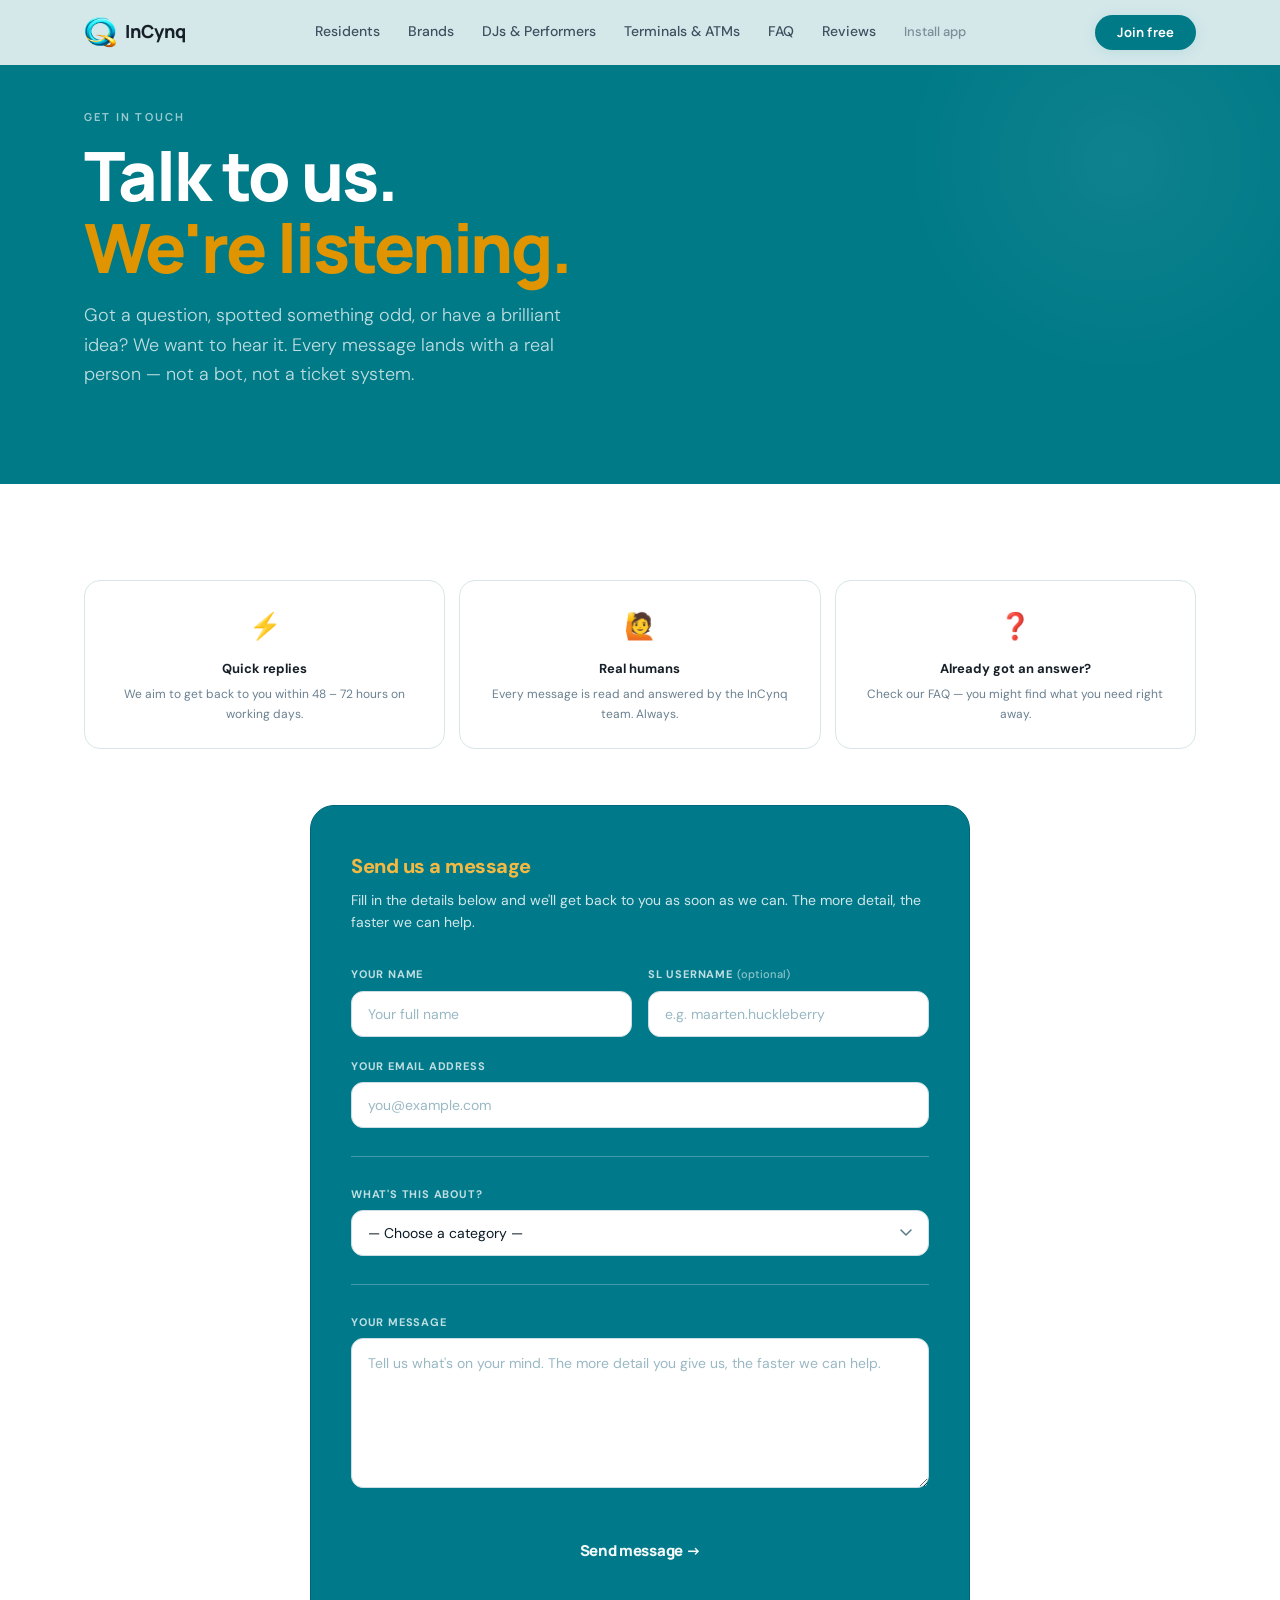
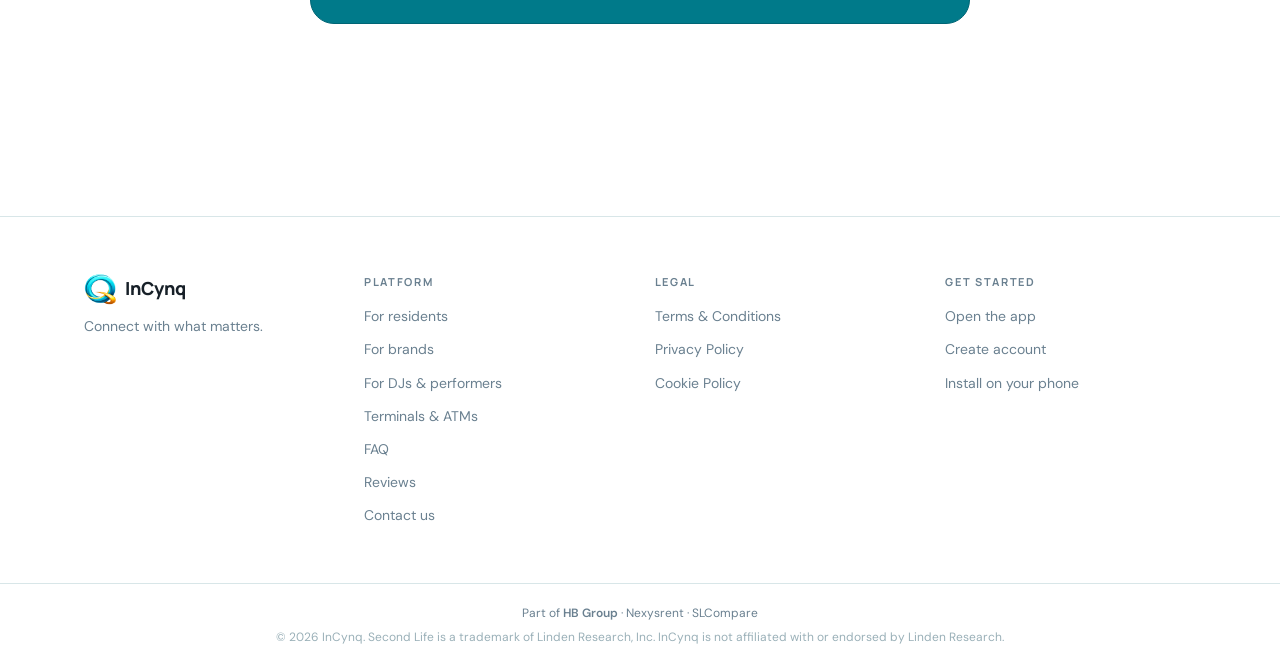
<file: contact.html>
<!DOCTYPE html>
<html lang="en">
<head>
  <meta charset="UTF-8">
  <meta name="viewport" content="width=device-width, initial-scale=1.0">
  <title>Contact InCynq: Questions, Support and Brand Enquiries</title>
  <meta name="description" content="Got a question about InCynq? Residents, brands, DJs and performers — get in touch and a real person will get back to you.">
  <link rel="canonical" href="https://incynq.net/contact">

  <!-- Social sharing (Open Graph + Twitter/X) -->
  <meta property="og:site_name" content="InCynq">
  <meta property="og:type" content="website">
  <meta property="og:title" content="Contact InCynq: Questions, Support and Brand Enquiries">
  <meta property="og:description" content="Got a question about InCynq? Residents, brands, DJs and performers — get in touch and a real person will get back to you.">
  <meta property="og:url" content="https://incynq.net/contact">
  <meta property="og:image" content="https://incynq.net/assets/og-image.jpg">
  <meta property="og:image:width" content="1200">
  <meta property="og:image:height" content="630">
  <meta property="og:image:alt" content="InCynq — Connect with what matters">
  <meta name="twitter:card" content="summary_large_image">
  <meta name="twitter:title" content="Contact InCynq: Questions, Support and Brand Enquiries">
  <meta name="twitter:description" content="Got a question about InCynq? Residents, brands, DJs and performers — get in touch and a real person will get back to you.">
  <meta name="twitter:image" content="https://incynq.net/assets/og-image.jpg">

  <!-- Fonts -->
  <link rel="preconnect" href="https://fonts.googleapis.com">
  <link rel="preconnect" href="https://fonts.gstatic.com" crossorigin>
  <link href="https://fonts.googleapis.com/css2?family=Manrope:wght@400;600;700;800&family=DM+Sans:ital,opsz,wght@0,9..40,300;0,9..40,400;0,9..40,500;0,9..40,600;1,9..40,300&display=swap" rel="stylesheet">

  <link rel="stylesheet" href="css/style.css">
  <link rel="stylesheet" href="css/inner.css">

  <style>
    /* ── Contact-specific styles only ───────────────────────── */

    .info-row {
      display: grid;
      grid-template-columns: repeat(3, 1fr);
      gap: 14px;
      margin-bottom: 56px;
    }

    .info-card {
      background: var(--surface);
      border: 1px solid var(--border);
      border-radius: 16px;
      padding: 24px 20px;
      text-align: center;
    }

    .info-card .info-icon { font-size: 26px; margin-bottom: 10px; }

    .info-card h3 {
      font-size: 13px;
      font-weight: 700;
      margin-bottom: 6px;
    }

    .info-card p {
      font-size: 12px;
      line-height: 1.6;
      color: var(--text-muted);
    }

    .info-card a { color: var(--cyan); text-decoration: none; }

    /* ── Form card ── */
    .form-wrap {
      max-width: 660px;
      margin: 0 auto 96px;
    }

    .form-card {
      background: #007a8a;
      border: 1px solid #006575;
      border-radius: 24px;
      padding: 44px 40px;
    }

    .form-card h2 {
      font-size: 20px;
      font-weight: 800;
      letter-spacing: -0.5px;
      margin-bottom: 6px;
      color: #F4B942;
    }

    .form-intro {
      font-size: 14px;
      color: rgba(255,255,255,0.82);
      margin-bottom: 32px;
      line-height: 1.6;
    }

    .form-group { margin-bottom: 20px; }

    .form-row {
      display: grid;
      grid-template-columns: 1fr 1fr;
      gap: 16px;
    }

    .form-label {
      display: block;
      font-size: 11px;
      font-weight: 700;
      color: rgba(255,255,255,0.75);
      letter-spacing: 0.8px;
      text-transform: uppercase;
      margin-bottom: 7px;
    }

    .label-opt {
      color: rgba(255,255,255,0.55);
      font-weight: 500;
      text-transform: none;
      letter-spacing: 0;
    }

    .form-input,
    .form-select,
    .form-textarea {
      width: 100%;
      background: #ffffff;
      border: 1px solid #ccdde3;
      border-radius: 12px;
      padding: 13px 16px;
      font-family: 'DM Sans', sans-serif;
      font-size: 14px;
      color: #0A1A24;
      outline: none;
      transition: border-color 0.2s, box-shadow 0.2s;
      -webkit-appearance: none;
      appearance: none;
    }

    .form-input::placeholder,
    .form-textarea::placeholder { color: #9ab8c4; }

    .form-input:focus,
    .form-select:focus,
    .form-textarea:focus {
      border-color: #00B4C8;
      box-shadow: 0 0 0 3px rgba(0,180,200,0.12);
    }

    .form-select {
      background-image: url("data:image/svg+xml,%3Csvg xmlns='http://www.w3.org/2000/svg' width='12' height='8' viewBox='0 0 12 8'%3E%3Cpath d='M1 1l5 5 5-5' stroke='%235a7a8a' stroke-width='1.5' fill='none' stroke-linecap='round' stroke-linejoin='round'/%3E%3C/svg%3E");
      background-repeat: no-repeat;
      background-position: right 16px center;
      padding-right: 44px;
      cursor: pointer;
    }

    .form-select option { background: #ffffff; color: #0A1A24; }
    .form-select option[value=""] { color: #9ab8c4; }

    .form-textarea {
      resize: vertical;
      min-height: 150px;
      line-height: 1.65;
    }

    .sub-group { display: none; }
    .sub-group.visible { display: block; }

    .tag-group {
      display: none;
      flex-wrap: wrap;
      gap: 8px;
      margin-top: 4px;
    }

    .tag-group.visible { display: flex; }

    .tag-chip {
      display: inline-flex;
      align-items: center;
      padding: 6px 12px;
      border-radius: 100px;
      border: 1px solid #ccdde3;
      background: #ffffff;
      color: #5a7a8a;
      font-family: 'DM Sans', sans-serif;
      font-size: 12px;
      font-weight: 600;
      cursor: pointer;
      transition: all 0.15s;
      user-select: none;
    }

    .tag-chip:hover { border-color: var(--cyan); color: var(--cyan); }

    .tag-chip.selected {
      background: rgba(0,180,200,0.12);
      border-color: var(--cyan);
      color: var(--cyan);
    }

    .form-divider {
      border: none;
      border-top: 1px solid rgba(255,255,255,0.25);
      margin: 28px 0;
    }

    .btn-submit {
      width: 100%;
      padding: 15px;
      border-radius: 14px;
      border: none;
      background: linear-gradient(135deg, var(--cyan), #0095aa);
      color: var(--bg);
      font-family: 'Manrope', sans-serif;
      font-size: 15px;
      font-weight: 800;
      cursor: pointer;
      transition: opacity 0.2s, transform 0.15s;
      margin-top: 8px;
      letter-spacing: -0.3px;
    }

    .btn-submit:hover:not(:disabled) { opacity: 0.92; transform: translateY(-1px); }
    .btn-submit:active:not(:disabled) { transform: translateY(0); }
    .btn-submit:disabled { opacity: 0.45; cursor: not-allowed; }

    .form-status {
      display: none;
      padding: 14px 18px;
      border-radius: 12px;
      font-size: 14px;
      font-weight: 600;
      margin-top: 16px;
      text-align: center;
      line-height: 1.5;
    }

    .form-status.success {
      display: block;
      background: rgba(0,229,160,0.08);
      border: 1px solid rgba(0,229,160,0.25);
      color: #00e5a0;
    }

    .form-status.error {
      display: block;
      background: rgba(255,107,107,0.08);
      border: 1px solid rgba(255,107,107,0.25);
      color: #ff6b6b;
    }

    @media (max-width: 640px) {
      .info-row { grid-template-columns: 1fr; }
      .form-row { grid-template-columns: 1fr; gap: 0; }
      .form-card { padding: 28px 20px; }
    }
  </style>
</head>
<body>

  <!-- NAV -->
  <header class="nav-header" id="navHeader">
    <div class="container nav-container">
      <a href="/" class="nav-logo" aria-label="InCynq home">
        <img src="assets/q-logo.png" alt="InCynq logo" class="logo-img">
        <span class="logo-text">InCynq</span>
      </a>
      <nav class="nav-links" id="navLinks" aria-label="Main navigation">
        <a href="residents.html">Residents</a>
        <a href="brands.html">Brands</a>
        <a href="performers.html">DJs &amp; Performers</a>
        <a href="devices.html">Terminals &amp; ATMs</a>
        <a href="faq.html">FAQ</a>
        <a href="reviews.html">Reviews</a>
        <a href="install.html" class="nav-link-subtle">Install app</a>
      </nav>
      <div class="nav-actions">
        <a href="https://incynq.app" class="btn btn-primary nav-cta" target="_blank" rel="noopener">Join free</a>
        <button class="nav-toggle" id="navToggle" aria-label="Toggle menu" aria-expanded="false">
          <span></span><span></span><span></span>
        </button>
      </div>
    </div>
  </header>


  <main>

    <!-- PAGE HEADER -->
    <section class="page-header">
      <div class="container">
        <p class="page-header-eyebrow">Get in touch</p>
        <h1 class="page-header-headline">
          Talk to us.<br>
          <em>We're listening.</em>
        </h1>
        <p class="page-header-sub">
          Got a question, spotted something odd, or have a brilliant idea? We want to hear it. Every message lands with a real person — not a bot, not a ticket system.
        </p>
      </div>
    </section>


    <!-- INFO CARDS -->
    <section class="section section-white">
      <div class="container">
        <div class="info-row">

          <div class="info-card">
            <div class="info-icon">⚡</div>
            <h3>Quick replies</h3>
            <p>We aim to get back to you within 48 – 72 hours on working days.</p>
          </div>

          <div class="info-card">
            <div class="info-icon">🙋</div>
            <h3>Real humans</h3>
            <p>Every message is read and answered by the InCynq team. Always.</p>
          </div>

          <div class="info-card">
            <div class="info-icon">❓</div>
            <h3>Already got an answer?</h3>
            <p>Check our <a href="faq.html">FAQ</a> — you might find what you need right away.</p>
          </div>

        </div>

        <!-- FORM -->
        <div class="form-wrap">
          <div class="form-card">

            <h2>Send us a message</h2>
            <p class="form-intro">Fill in the details below and we'll get back to you as soon as we can. The more detail, the faster we can help.</p>

            <!-- !! Replace YOUR_FORM_ID with your Formspree form ID !! -->
            <form id="contact-form" action="https://formspree.io/f/xkoyeynz" method="POST">

              <input type="hidden" name="_subject" id="email-subject" value="InCynq Contact Form">
              <input type="hidden" name="selected_tags" id="selected-tags-hidden" value="">

              <!-- Name + SL username -->
              <div class="form-row">
                <div class="form-group">
                  <label class="form-label" for="name">Your name</label>
                  <input class="form-input" type="text" id="name" name="name" placeholder="Your full name" required>
                </div>
                <div class="form-group">
                  <label class="form-label" for="sl_username">SL username <span class="label-opt">(optional)</span></label>
                  <input class="form-input" type="text" id="sl_username" name="sl_username" placeholder="e.g. maarten.huckleberry">
                </div>
              </div>

              <!-- Email -->
              <div class="form-group">
                <label class="form-label" for="email">Your email address</label>
                <input class="form-input" type="email" id="email" name="email" placeholder="you@example.com" required>
              </div>

              <hr class="form-divider">

              <!-- Category -->
              <div class="form-group">
                <label class="form-label" for="category">What's this about?</label>
                <select class="form-select" id="category" name="category" required>
                  <option value="">— Choose a category —</option>
                  <option value="General">💬 General</option>
                  <option value="Bug Report">🐛 Bug Report</option>
                  <option value="Brand Support">🏷️ Brand Support</option>
                  <option value="DJ / Live Performer">🎧 DJ / Live Performer</option>
                  <option value="Billing & Wallet">💰 Billing &amp; Wallet</option>
                  <option value="Account Help">👤 Account Help</option>
                  <option value="Press & Partnerships">📣 Press &amp; Partnerships</option>
                  <option value="Suggest an Interest">💡 Suggest an Interest</option>
                </select>
              </div>

              <!-- Subcategories -->
              <div class="form-group sub-group" id="sub-general">
                <label class="form-label" for="sub_general_sel">Topic</label>
                <select class="form-select" name="subcategory" id="sub_general_sel" disabled>
                  <option value="">— Choose a topic —</option>
                  <option value="Feedback">Feedback</option>
                  <option value="Other">Other</option>
                </select>
              </div>

              <div class="form-group sub-group" id="sub-bug">
                <label class="form-label" for="sub_bug_sel">Which area?</label>
                <select class="form-select" name="subcategory" id="sub_bug_sel" disabled>
                  <option value="">— Choose an area —</option>
                  <option value="App / Feed">App / Feed</option>
                  <option value="Notifications">Notifications</option>
                  <option value="Events">Events</option>
                  <option value="Wallet & Payments">Wallet &amp; Payments</option>
                  <option value="Profile & Settings">Profile &amp; Settings</option>
                  <option value="Inworld Devices">Inworld Devices</option>
                </select>
              </div>

              <div class="form-group sub-group" id="sub-brand">
                <label class="form-label" for="sub_brand_sel">What do you need help with?</label>
                <select class="form-select" name="subcategory" id="sub_brand_sel" disabled>
                  <option value="">— Choose a topic —</option>
                  <option value="Getting Started">Getting Started</option>
                  <option value="Team & Managers">Team &amp; Managers</option>
                  <option value="Analytics & Dashboard">Analytics &amp; Dashboard</option>
                  <option value="Advertising">Advertising</option>
                  <option value="Brand Wallet">Brand Wallet</option>
                  <option value="Brand Verification">Brand Verification</option>
                </select>
              </div>

              <div class="form-group sub-group" id="sub-djperformer">
                <label class="form-label" for="sub_djperformer_sel">What do you need help with?</label>
                <select class="form-select" name="subcategory" id="sub_djperformer_sel" disabled>
                  <option value="">— Choose a topic —</option>
                  <option value="Getting Started">Getting Started</option>
                  <option value="Stage Name Change">Stage Name Change (rebrand)</option>
                  <option value="Airtime & Hours">Airtime &amp; Hours</option>
                  <option value="Going Live / Streaming">Going Live / Streaming</option>
                  <option value="Tips & Payouts">Tips &amp; Payouts</option>
                  <option value="Performer Verification">Performer Verification</option>
                </select>
              </div>

              <div class="form-group sub-group" id="sub-billing">
                <label class="form-label" for="sub_billing_sel">What's the issue?</label>
                <select class="form-select" name="subcategory" id="sub_billing_sel" disabled>
                  <option value="">— Choose a topic —</option>
                  <option value="Top-up Issues">Top-up Issues</option>
                  <option value="Welcome Credit">Welcome Credit</option>
                  <option value="Transaction Query">Transaction Query</option>
                </select>
              </div>

              <div class="form-group sub-group" id="sub-account">
                <label class="form-label" for="sub_account_sel">What do you need help with?</label>
                <select class="form-select" name="subcategory" id="sub_account_sel" disabled>
                  <option value="">— Choose a topic —</option>
                  <option value="Login & Password">Login &amp; Password</option>
                  <option value="Registration">Registration</option>
                  <option value="Deactivation & Deletion">Deactivation &amp; Deletion</option>
                  <option value="Adult Verification">Adult Verification</option>
                </select>
              </div>

              <div class="form-group sub-group" id="sub-press">
                <label class="form-label" for="sub_press_sel">Type of enquiry</label>
                <select class="form-select" name="subcategory" id="sub_press_sel" disabled>
                  <option value="">— Choose a type —</option>
                  <option value="Media Enquiry">Media Enquiry</option>
                  <option value="Partnership Proposal">Partnership Proposal</option>
                  <option value="Sponsorship">Sponsorship</option>
                </select>
              </div>

              <div class="form-group sub-group" id="sub-interest">
                <label class="form-label" for="sub_interest_sel">What are you suggesting?</label>
                <select class="form-select" name="subcategory" id="sub_interest_sel" disabled>
                  <option value="">— Choose a type —</option>
                  <option value="New Category">New Category</option>
                  <option value="New Subcategory">New Subcategory</option>
                  <option value="New #Tag">New #Tag</option>
                </select>
              </div>

              <!-- Tags -->
              <div class="form-group" id="tags-group" style="display:none">
                <label class="form-label">Relevant tags <span class="label-opt">(optional — select all that apply)</span></label>

                <div class="tag-group" id="tags-bug-devices">
                  <span class="tag-chip" data-tag="#ATM">#ATM</span>
                  <span class="tag-chip" data-tag="#Terminal">#Terminal</span>
                  <span class="tag-chip" data-tag="#ATM Wall">#ATM Wall</span>
                </div>

                <div class="tag-group" id="tags-brand-advertising">
                  <span class="tag-chip" data-tag="#Ad not showing">#Ad not showing</span>
                  <span class="tag-chip" data-tag="#Ad rejected">#Ad rejected</span>
                  <span class="tag-chip" data-tag="#Targeting">#Targeting</span>
                </div>

                <div class="tag-group" id="tags-brand-wallet">
                  <span class="tag-chip" data-tag="#Top-up">#Top-up</span>
                  <span class="tag-chip" data-tag="#Refund request">#Refund request</span>
                </div>

                <div class="tag-group" id="tags-brand-verification">
                  <span class="tag-chip" data-tag="#Cynqified">#Cynqified</span>
                </div>

                <div class="tag-group" id="tags-billing-transaction">
                  <span class="tag-chip" data-tag="#Missing funds">#Missing funds</span>
                  <span class="tag-chip" data-tag="#Double charge">#Double charge</span>
                </div>
              </div>

              <hr class="form-divider">

              <!-- Message -->
              <div class="form-group">
                <label class="form-label" for="message">Your message</label>
                <textarea class="form-textarea" id="message" name="message" placeholder="Tell us what's on your mind. The more detail you give us, the faster we can help." required></textarea>
              </div>

              <button type="submit" class="btn-submit" id="submit-btn">Send message →</button>

              <div class="form-status" id="status-msg"></div>

            </form>
          </div>
        </div>

      </div>
    </section>

  </main>


  <!-- FOOTER -->
  <footer class="site-footer">
    <div class="container footer-inner">
      <div class="footer-brand">
        <a href="/" class="nav-logo" aria-label="InCynq home">
          <img src="assets/q-logo.png" alt="InCynq logo" class="logo-img">
          <span class="logo-text">InCynq</span>
        </a>
        <p class="footer-tagline">Connect with what matters.</p>
      </div>
      <nav class="footer-links" aria-label="Footer navigation">
        <div class="footer-col">
          <p class="footer-col-title">Platform</p>
          <a href="residents.html">For residents</a>
          <a href="brands.html">For brands</a>
          <a href="performers.html">For DJs &amp; performers</a>
          <a href="devices.html">Terminals &amp; ATMs</a>
          <a href="faq.html">FAQ</a>
          <a href="reviews.html">Reviews</a>
          <a href="contact.html">Contact us</a>
        </div>
        <div class="footer-col">
          <p class="footer-col-title">Legal</p>
          <a href="terms.html">Terms &amp; Conditions</a>
          <a href="privacy.html">Privacy Policy</a>
          <a href="cookies.html">Cookie Policy</a>
        </div>
        <div class="footer-col">
          <p class="footer-col-title">Get started</p>
          <a href="https://incynq.app" target="_blank" rel="noopener">Open the app</a>
          <a href="https://incynq.app" target="_blank" rel="noopener">Create account</a>
          <a href="install.html">Install on your phone</a>
        </div>
      </nav>
    </div>
    <div class="footer-bottom">
      <div class="container">
        <p class="footer-group">Part of <a href="https://sites.google.com/view/hbgroup-sl" target="_blank" rel="noopener">HB Group</a> · <a href="https://nexysrent.com" target="_blank" rel="noopener">Nexysrent</a> · <a href="https://slcompare.com" target="_blank" rel="noopener">SLCompare</a></p>
        <p>© 2026 InCynq. Second Life is a trademark of Linden Research, Inc. InCynq is not affiliated with or endorsed by Linden Research.</p>
      </div>
    </div>
  </footer>

  <script src="js/main.js"></script>

  <script>
    const categoryMap = {
      'General':              'sub-general',
      'Bug Report':           'sub-bug',
      'Brand Support':        'sub-brand',
      'DJ / Live Performer':  'sub-djperformer',
      'Billing & Wallet':     'sub-billing',
      'Account Help':         'sub-account',
      'Press & Partnerships': 'sub-press',
      'Suggest an Interest':  'sub-interest',
    };

    const tagMap = {
      'Inworld Devices':    'tags-bug-devices',
      'Advertising':        'tags-brand-advertising',
      'Brand Wallet':       'tags-brand-wallet',
      'Brand Verification': 'tags-brand-verification',
      'Transaction Query':  'tags-billing-transaction',
    };

    const categorySelect = document.getElementById('category');
    const tagsGroup      = document.getElementById('tags-group');
    const selectedTags   = new Set();

    function hideAllSubs() {
      document.querySelectorAll('.sub-group').forEach(el => {
        el.classList.remove('visible');
        const sel = el.querySelector('select');
        if (sel) { sel.disabled = true; sel.value = ''; }
      });
    }

    function hideAllTags() {
      document.querySelectorAll('.tag-group').forEach(el => el.classList.remove('visible'));
      tagsGroup.style.display = 'none';
      selectedTags.clear();
      document.getElementById('selected-tags-hidden').value = '';
    }

    categorySelect.addEventListener('change', () => {
      hideAllSubs();
      hideAllTags();
      const subId = categoryMap[categorySelect.value];
      if (subId) {
        const subEl = document.getElementById(subId);
        subEl.classList.add('visible');
        const sel = subEl.querySelector('select');
        if (sel) sel.disabled = false;
      }
      document.getElementById('email-subject').value =
        categorySelect.value ? `InCynq Contact — ${categorySelect.value}` : 'InCynq Contact Form';
    });

    document.querySelectorAll('.sub-group select').forEach(sel => {
      sel.addEventListener('change', () => {
        hideAllTags();
        const tagGroupId = tagMap[sel.value];
        if (tagGroupId) {
          tagsGroup.style.display = 'block';
          document.getElementById(tagGroupId).classList.add('visible');
        }
      });
    });

    document.querySelectorAll('.tag-chip').forEach(chip => {
      chip.addEventListener('click', () => {
        const tag = chip.dataset.tag;
        if (selectedTags.has(tag)) {
          selectedTags.delete(tag);
          chip.classList.remove('selected');
        } else {
          selectedTags.add(tag);
          chip.classList.add('selected');
        }
        document.getElementById('selected-tags-hidden').value =
          Array.from(selectedTags).join(', ');
      });
    });

    const form      = document.getElementById('contact-form');
    const statusMsg = document.getElementById('status-msg');
    const submitBtn = document.getElementById('submit-btn');

    form.addEventListener('submit', async (e) => {
      e.preventDefault();
      submitBtn.disabled = true;
      submitBtn.textContent = 'Sending…';
      statusMsg.className = 'form-status';

      try {
        const res = await fetch(form.action, {
          method:  'POST',
          body:    new FormData(form),
          headers: { 'Accept': 'application/json' },
        });

        if (res.ok) {
          form.reset();
          hideAllSubs();
          hideAllTags();
          statusMsg.className   = 'form-status success';
          statusMsg.textContent = '✓ Message sent! We\'ll get back to you within 48 – 72 hours.';
          submitBtn.textContent = 'Message sent ✓';
        } else {
          throw new Error('Server error');
        }
      } catch {
        statusMsg.className   = 'form-status error';
        statusMsg.textContent = 'Something went wrong — please try again or email us directly at support@incynq.net';
        submitBtn.disabled    = false;
        submitBtn.textContent = 'Send message →';
      }
    });
  </script>

</body>
</html>
</file>
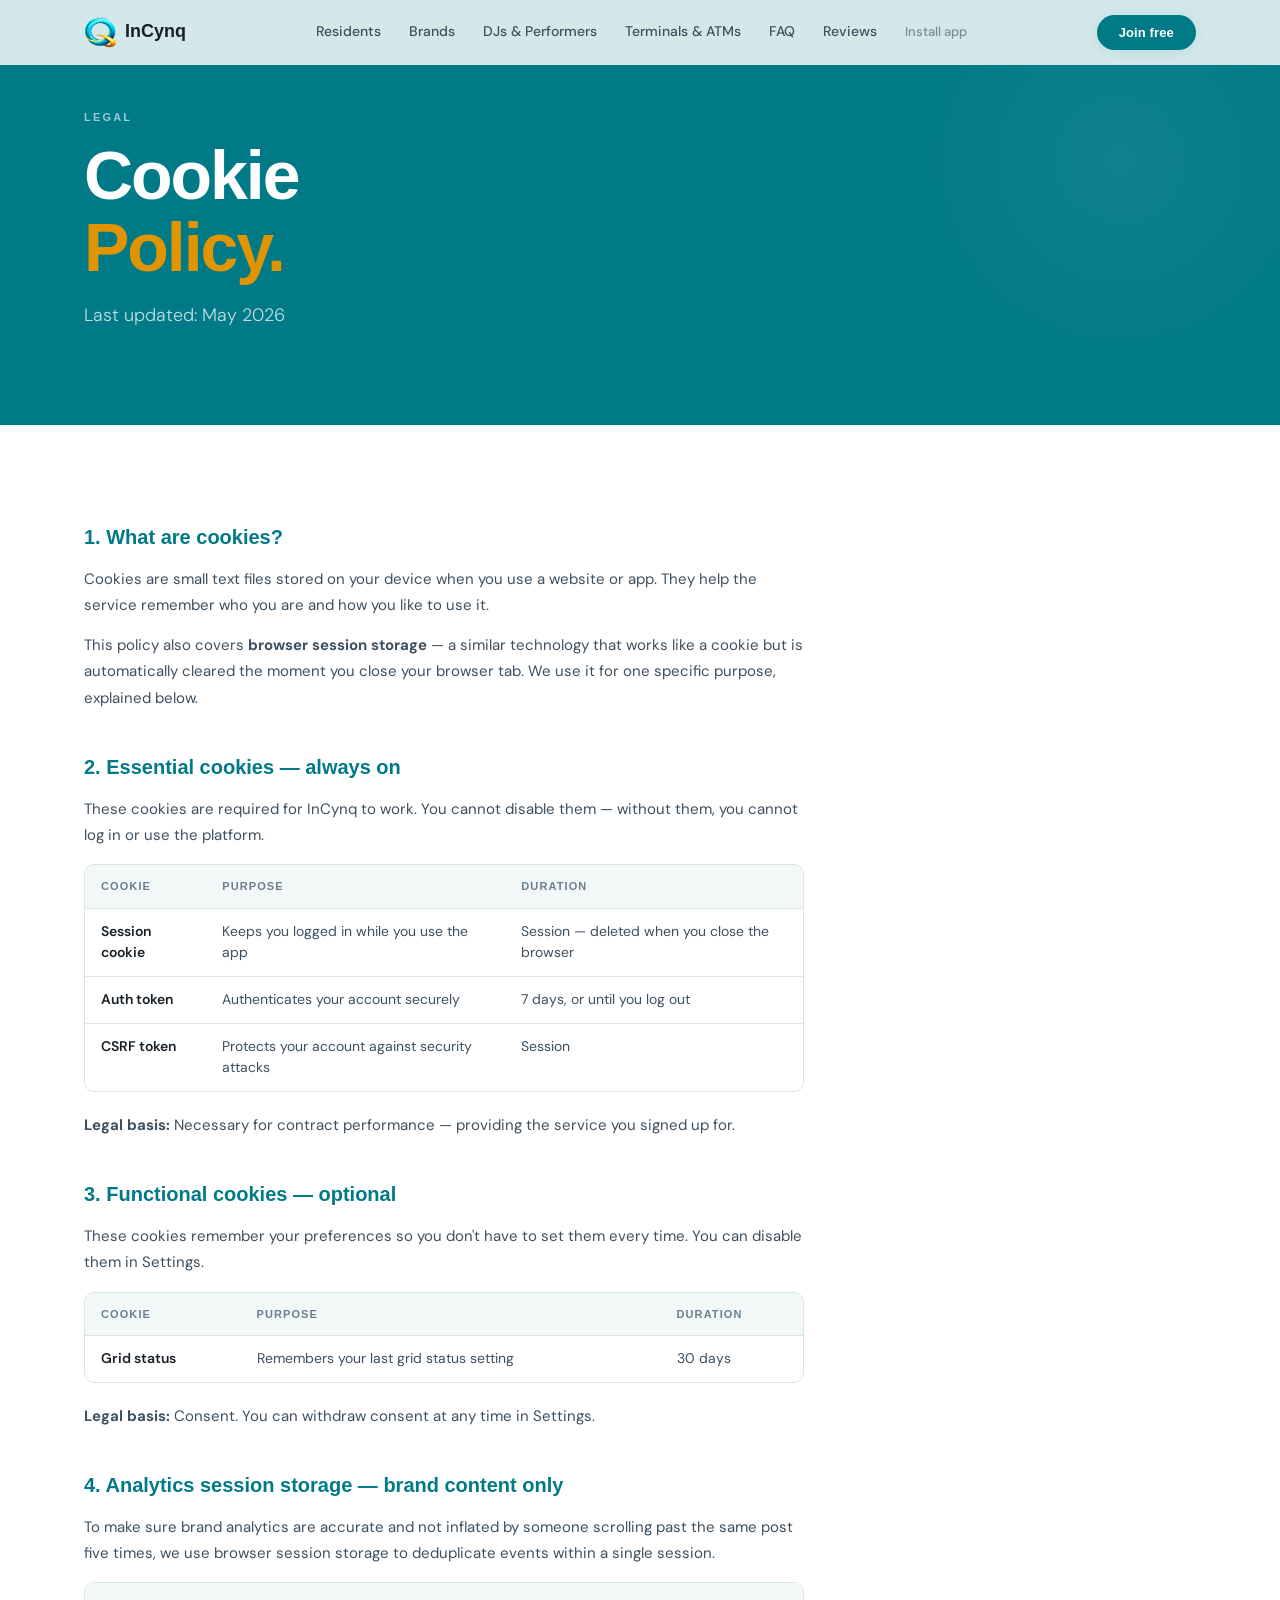
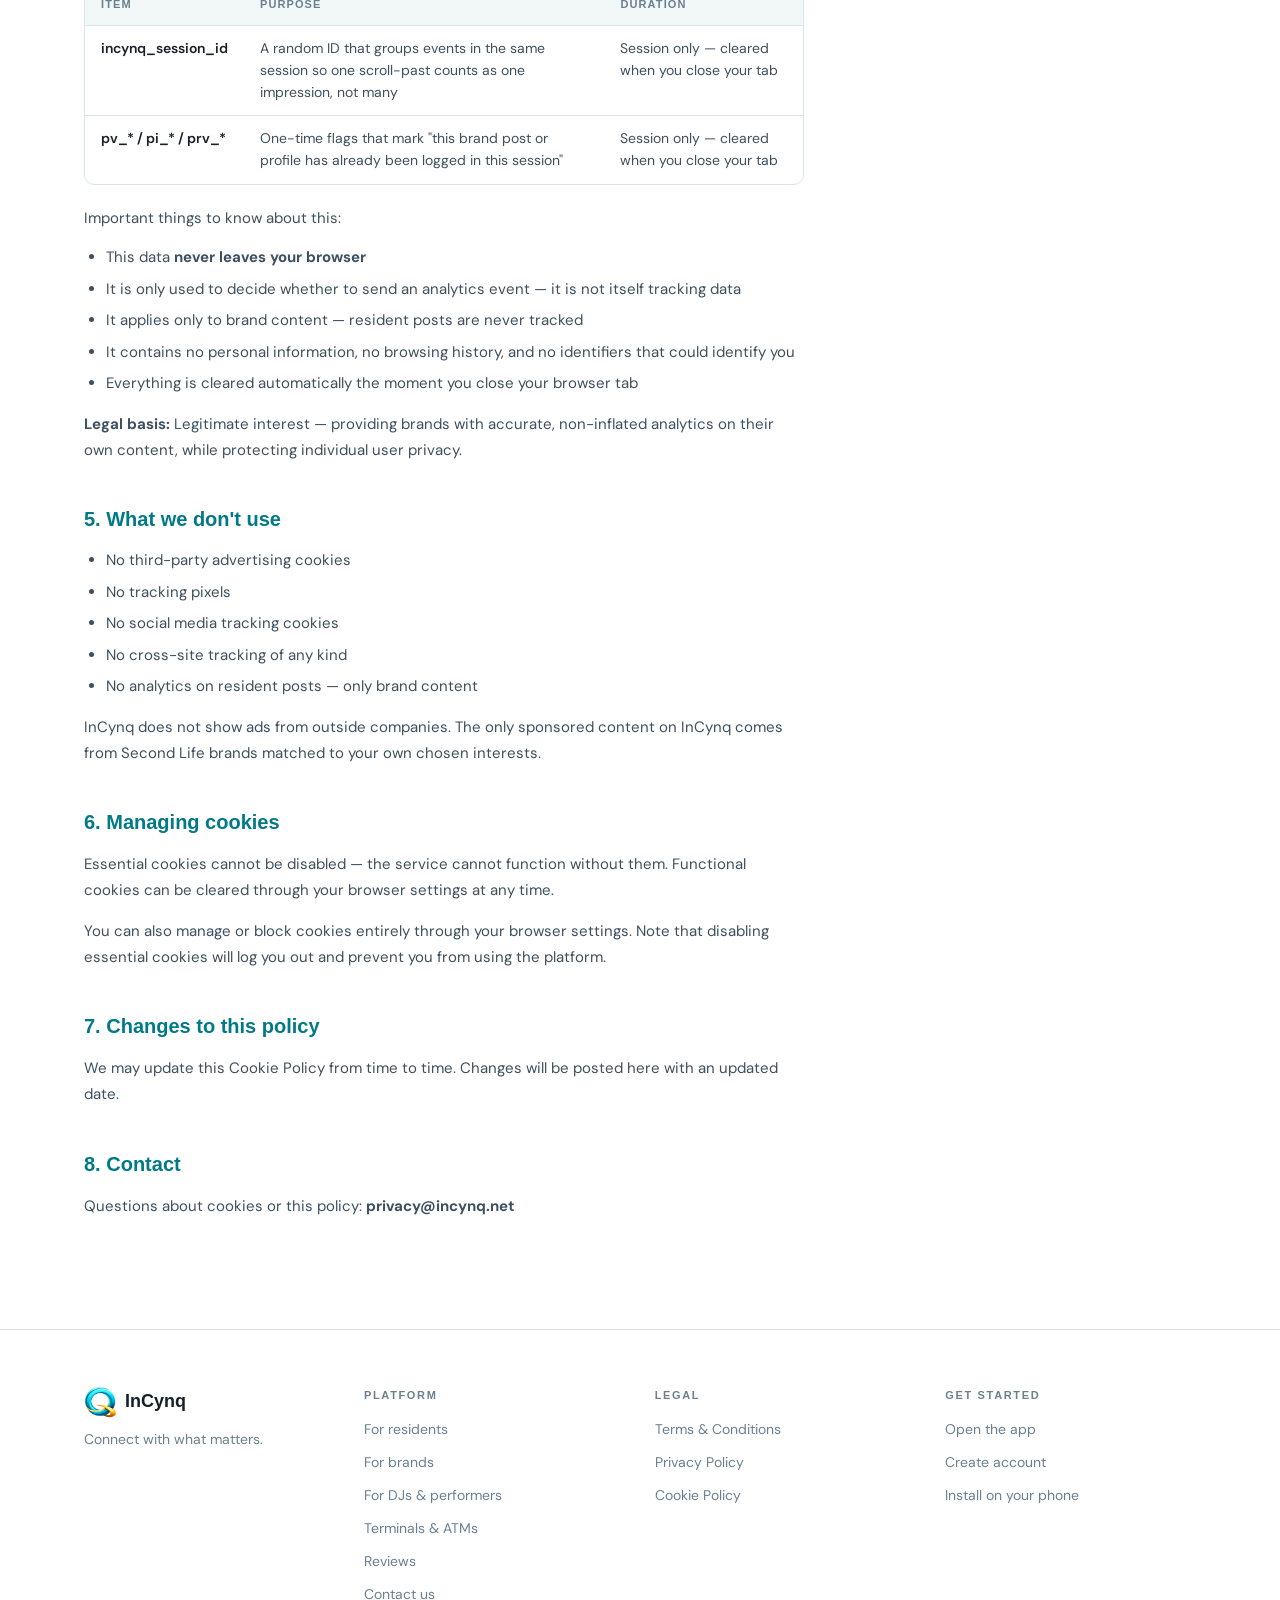
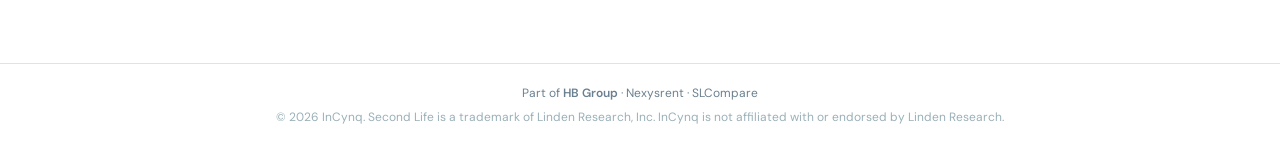
<file: cookies.html>
<!DOCTYPE html>
<html lang="en">
<head>
  <meta charset="UTF-8">
  <meta name="viewport" content="width=device-width, initial-scale=1.0">
  <title>Cookie Policy — InCynq</title>
  <meta name="description" content="InCynq Cookie Policy — what cookies and session storage we use and why.">
  <link rel="canonical" href="https://incynq.net/cookies">

  <!-- Social sharing (Open Graph + Twitter/X) -->
  <meta property="og:site_name" content="InCynq">
  <meta property="og:type" content="website">
  <meta property="og:title" content="Cookie Policy — InCynq">
  <meta property="og:description" content="InCynq Cookie Policy — what cookies and session storage we use and why.">
  <meta property="og:url" content="https://incynq.net/cookies">
  <meta property="og:image" content="https://incynq.net/assets/og-image.jpg">
  <meta property="og:image:width" content="1200">
  <meta property="og:image:height" content="630">
  <meta property="og:image:alt" content="InCynq — Connect with what matters">
  <meta name="twitter:card" content="summary_large_image">
  <meta name="twitter:title" content="Cookie Policy — InCynq">
  <meta name="twitter:description" content="InCynq Cookie Policy — what cookies and session storage we use and why.">
  <meta name="twitter:image" content="https://incynq.net/assets/og-image.jpg">
  <link rel="preconnect" href="https://fonts.googleapis.com">
  <link rel="preconnect" href="https://fonts.gstatic.com" crossorigin>
  <link href="https://fonts.googleapis.com/css2?family=Bricolage+Grotesque:opsz,wght@12..96,400;12..96,600;12..96,700;12..96,800&family=DM+Sans:ital,opsz,wght@0,9..40,300;0,9..40,400;0,9..40,500;0,9..40,600;1,9..40,300&display=swap" rel="stylesheet">
  <link rel="stylesheet" href="css/style.css">
  <link rel="stylesheet" href="css/inner.css">
</head>
<body>

  <header class="nav-header" id="navHeader">
    <div class="container nav-container">
      <a href="/" class="nav-logo" aria-label="InCynq home">
        <img src="assets/q-logo.png" alt="InCynq logo" class="logo-img">
        <span class="logo-text">InCynq</span>
      </a>
      <nav class="nav-links" id="navLinks" aria-label="Main navigation">
        <a href="residents.html">Residents</a>
        <a href="brands.html">Brands</a>
        <a href="performers.html">DJs &amp; Performers</a>
        <a href="devices.html">Terminals &amp; ATMs</a>
        <a href="faq.html">FAQ</a>
        <a href="reviews.html">Reviews</a>
        <a href="install.html" class="nav-link-subtle">Install app</a>
      </nav>
      <div class="nav-actions">
        <a href="https://incynq.app" class="btn btn-primary nav-cta" target="_blank" rel="noopener">Join free</a>
        <button class="nav-toggle" id="navToggle" aria-label="Toggle menu" aria-expanded="false">
          <span></span><span></span><span></span>
        </button>
      </div>
    </div>
  </header>

  <main>

    <section class="page-header">
      <div class="container">
        <p class="page-header-eyebrow">Legal</p>
        <h1 class="page-header-headline">
          Cookie<br>
          <em>Policy.</em>
        </h1>
        <p class="page-header-sub">Last updated: May 2026</p>
      </div>
    </section>

    <section class="section section-white">
      <div class="container">
        <div class="legal-body">

          <h2>1. What are cookies?</h2>
          <p>Cookies are small text files stored on your device when you use a website or app. They help the service remember who you are and how you like to use it.</p>
          <p>This policy also covers <strong>browser session storage</strong> — a similar technology that works like a cookie but is automatically cleared the moment you close your browser tab. We use it for one specific purpose, explained below.</p>

          <h2>2. Essential cookies — always on</h2>
          <p>These cookies are required for InCynq to work. You cannot disable them — without them, you cannot log in or use the platform.</p>

          <div class="legal-table-wrap">
            <table class="legal-table">
              <thead>
                <tr>
                  <th>Cookie</th>
                  <th>Purpose</th>
                  <th>Duration</th>
                </tr>
              </thead>
              <tbody>
                <tr>
                  <td><strong>Session cookie</strong></td>
                  <td>Keeps you logged in while you use the app</td>
                  <td>Session — deleted when you close the browser</td>
                </tr>
                <tr>
                  <td><strong>Auth token</strong></td>
                  <td>Authenticates your account securely</td>
                  <td>7 days, or until you log out</td>
                </tr>
                <tr>
                  <td><strong>CSRF token</strong></td>
                  <td>Protects your account against security attacks</td>
                  <td>Session</td>
                </tr>
              </tbody>
            </table>
          </div>

          <p><strong>Legal basis:</strong> Necessary for contract performance — providing the service you signed up for.</p>

          <h2>3. Functional cookies — optional</h2>
          <p>These cookies remember your preferences so you don't have to set them every time. You can disable them in Settings.</p>

          <div class="legal-table-wrap">
            <table class="legal-table">
              <thead>
                <tr>
                  <th>Cookie</th>
                  <th>Purpose</th>
                  <th>Duration</th>
                </tr>
              </thead>
              <tbody>
                <tr>
                  <td><strong>Grid status</strong></td>
                  <td>Remembers your last grid status setting</td>
                  <td>30 days</td>
                </tr>
              </tbody>
            </table>
          </div>

          <p><strong>Legal basis:</strong> Consent. You can withdraw consent at any time in Settings.</p>

          <h2>4. Analytics session storage — brand content only</h2>
          <p>To make sure brand analytics are accurate and not inflated by someone scrolling past the same post five times, we use browser session storage to deduplicate events within a single session.</p>

          <div class="legal-table-wrap">
            <table class="legal-table">
              <thead>
                <tr>
                  <th>Item</th>
                  <th>Purpose</th>
                  <th>Duration</th>
                </tr>
              </thead>
              <tbody>
                <tr>
                  <td><strong>incynq_session_id</strong></td>
                  <td>A random ID that groups events in the same session so one scroll-past counts as one impression, not many</td>
                  <td>Session only — cleared when you close your tab</td>
                </tr>
                <tr>
                  <td><strong>pv_* / pi_* / prv_*</strong></td>
                  <td>One-time flags that mark "this brand post or profile has already been logged in this session"</td>
                  <td>Session only — cleared when you close your tab</td>
                </tr>
              </tbody>
            </table>
          </div>

          <p>Important things to know about this:</p>
          <ul>
            <li>This data <strong>never leaves your browser</strong></li>
            <li>It is only used to decide whether to send an analytics event — it is not itself tracking data</li>
            <li>It applies only to brand content — resident posts are never tracked</li>
            <li>It contains no personal information, no browsing history, and no identifiers that could identify you</li>
            <li>Everything is cleared automatically the moment you close your browser tab</li>
          </ul>

          <p><strong>Legal basis:</strong> Legitimate interest — providing brands with accurate, non-inflated analytics on their own content, while protecting individual user privacy.</p>

          <h2>5. What we don't use</h2>
          <ul>
            <li>No third-party advertising cookies</li>
            <li>No tracking pixels</li>
            <li>No social media tracking cookies</li>
            <li>No cross-site tracking of any kind</li>
            <li>No analytics on resident posts — only brand content</li>
          </ul>
          <p>InCynq does not show ads from outside companies. The only sponsored content on InCynq comes from Second Life brands matched to your own chosen interests.</p>

          <h2>6. Managing cookies</h2>
          <p>Essential cookies cannot be disabled — the service cannot function without them. Functional cookies can be cleared through your browser settings at any time.</p>
          <p>You can also manage or block cookies entirely through your browser settings. Note that disabling essential cookies will log you out and prevent you from using the platform.</p>

          <h2>7. Changes to this policy</h2>
          <p>We may update this Cookie Policy from time to time. Changes will be posted here with an updated date.</p>

          <h2>8. Contact</h2>
          <p>Questions about cookies or this policy: <strong>privacy@incynq.net</strong></p>

        </div>
      </div>
    </section>

  </main>

  <footer class="site-footer">
    <div class="container footer-inner">
      <div class="footer-brand">
        <a href="/" class="nav-logo" aria-label="InCynq home">
          <img src="assets/q-logo.png" alt="InCynq logo" class="logo-img">
          <span class="logo-text">InCynq</span>
        </a>
        <p class="footer-tagline">Connect with what matters.</p>
      </div>
      <nav class="footer-links" aria-label="Footer navigation">
        <div class="footer-col">
          <p class="footer-col-title">Platform</p>
          <a href="residents.html">For residents</a>
          <a href="brands.html">For brands</a>
          <a href="performers.html">For DJs &amp; performers</a>
          <a href="devices.html">Terminals &amp; ATMs</a>
          <a href="reviews.html">Reviews</a>
          <a href="contact.html">Contact us</a>
        </div>
        <div class="footer-col">
          <p class="footer-col-title">Legal</p>
          <a href="terms.html">Terms &amp; Conditions</a>
          <a href="privacy.html">Privacy Policy</a>
          <a href="cookies.html">Cookie Policy</a>
        </div>
        <div class="footer-col">
          <p class="footer-col-title">Get started</p>
          <a href="https://incynq.app" target="_blank" rel="noopener">Open the app</a>
          <a href="https://incynq.app" target="_blank" rel="noopener">Create account</a>
          <a href="install.html">Install on your phone</a>
        </div>
      </nav>
    </div>
    <div class="footer-bottom">
      <div class="container">
        <p class="footer-group">Part of <a href="https://sites.google.com/view/hbgroup-sl" target="_blank" rel="noopener">HB Group</a> · <a href="https://nexysrent.com" target="_blank" rel="noopener">Nexysrent</a> · <a href="https://slcompare.com" target="_blank" rel="noopener">SLCompare</a></p>
        <p>© 2026 InCynq. Second Life is a trademark of Linden Research, Inc. InCynq is not affiliated with or endorsed by Linden Research.</p>
      </div>
    </div>
  </footer>

  <script src="js/main.js"></script>
</body>
</html>
</file>
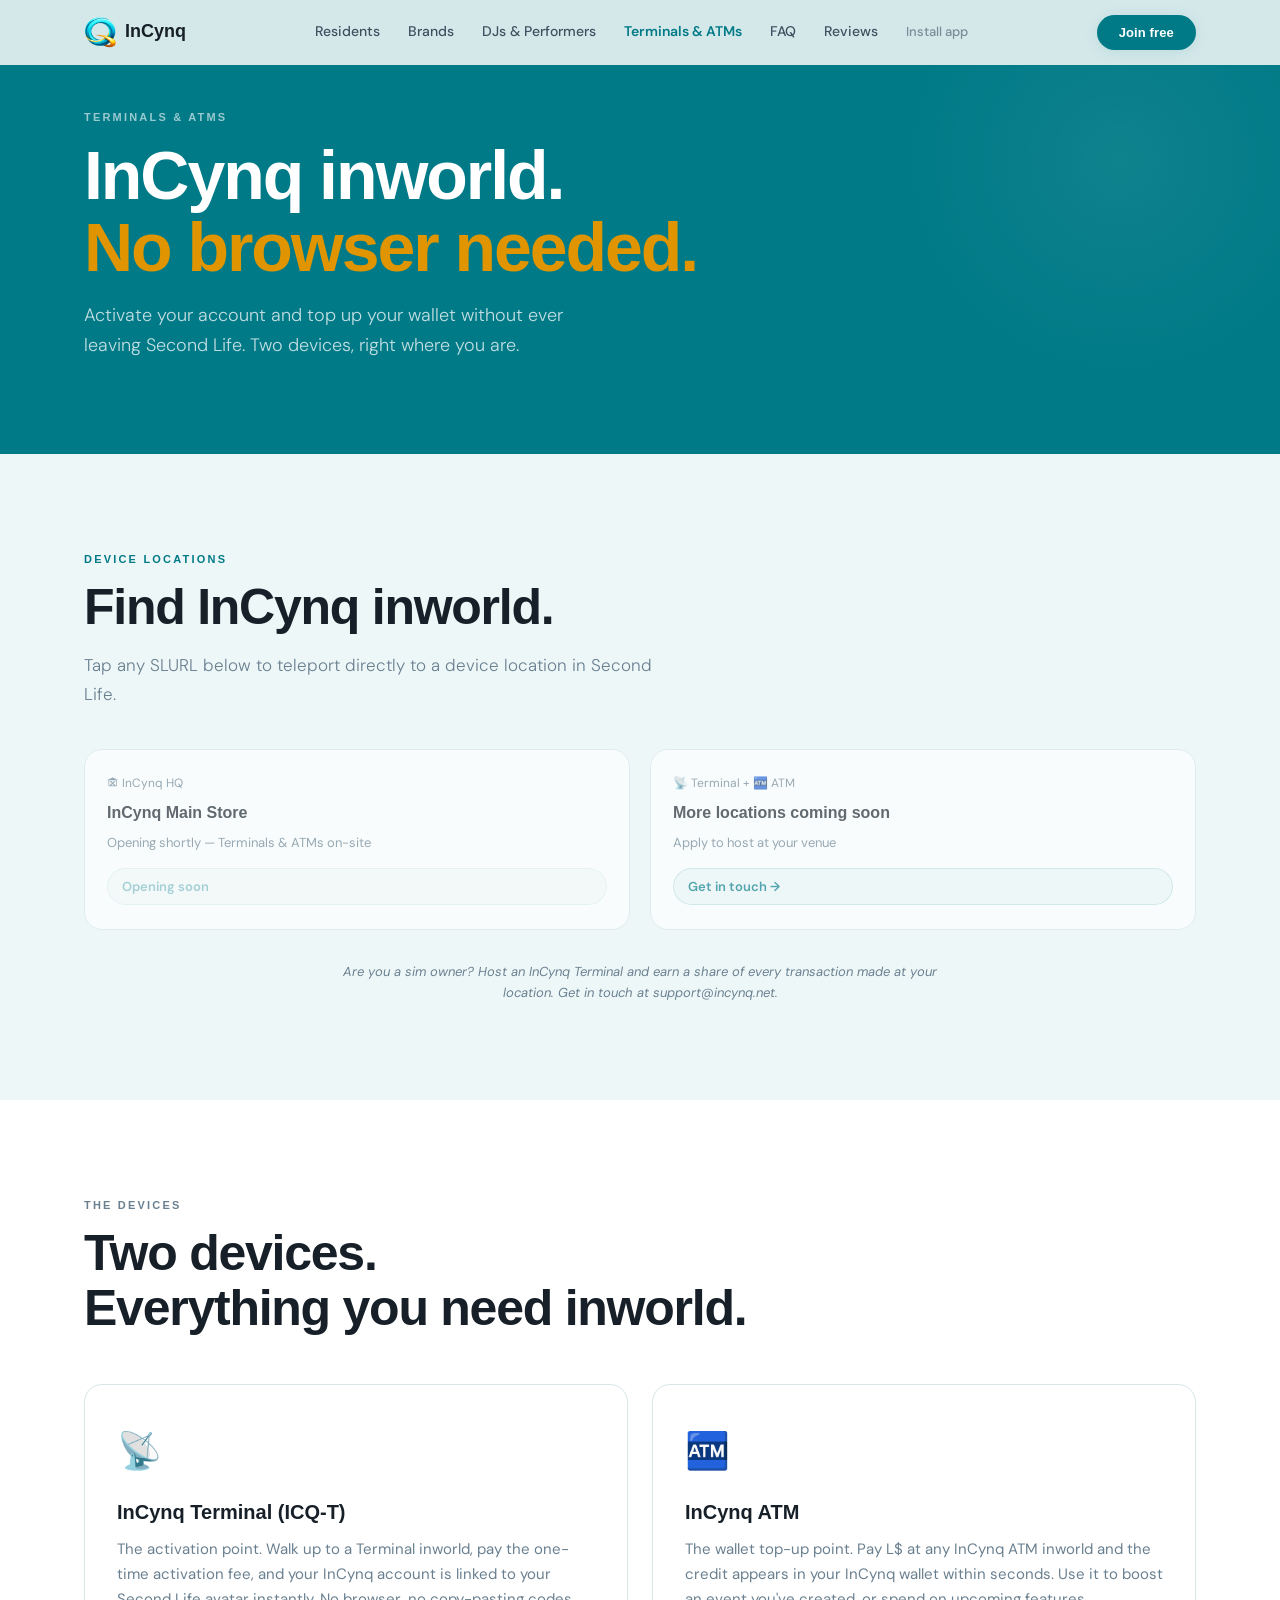
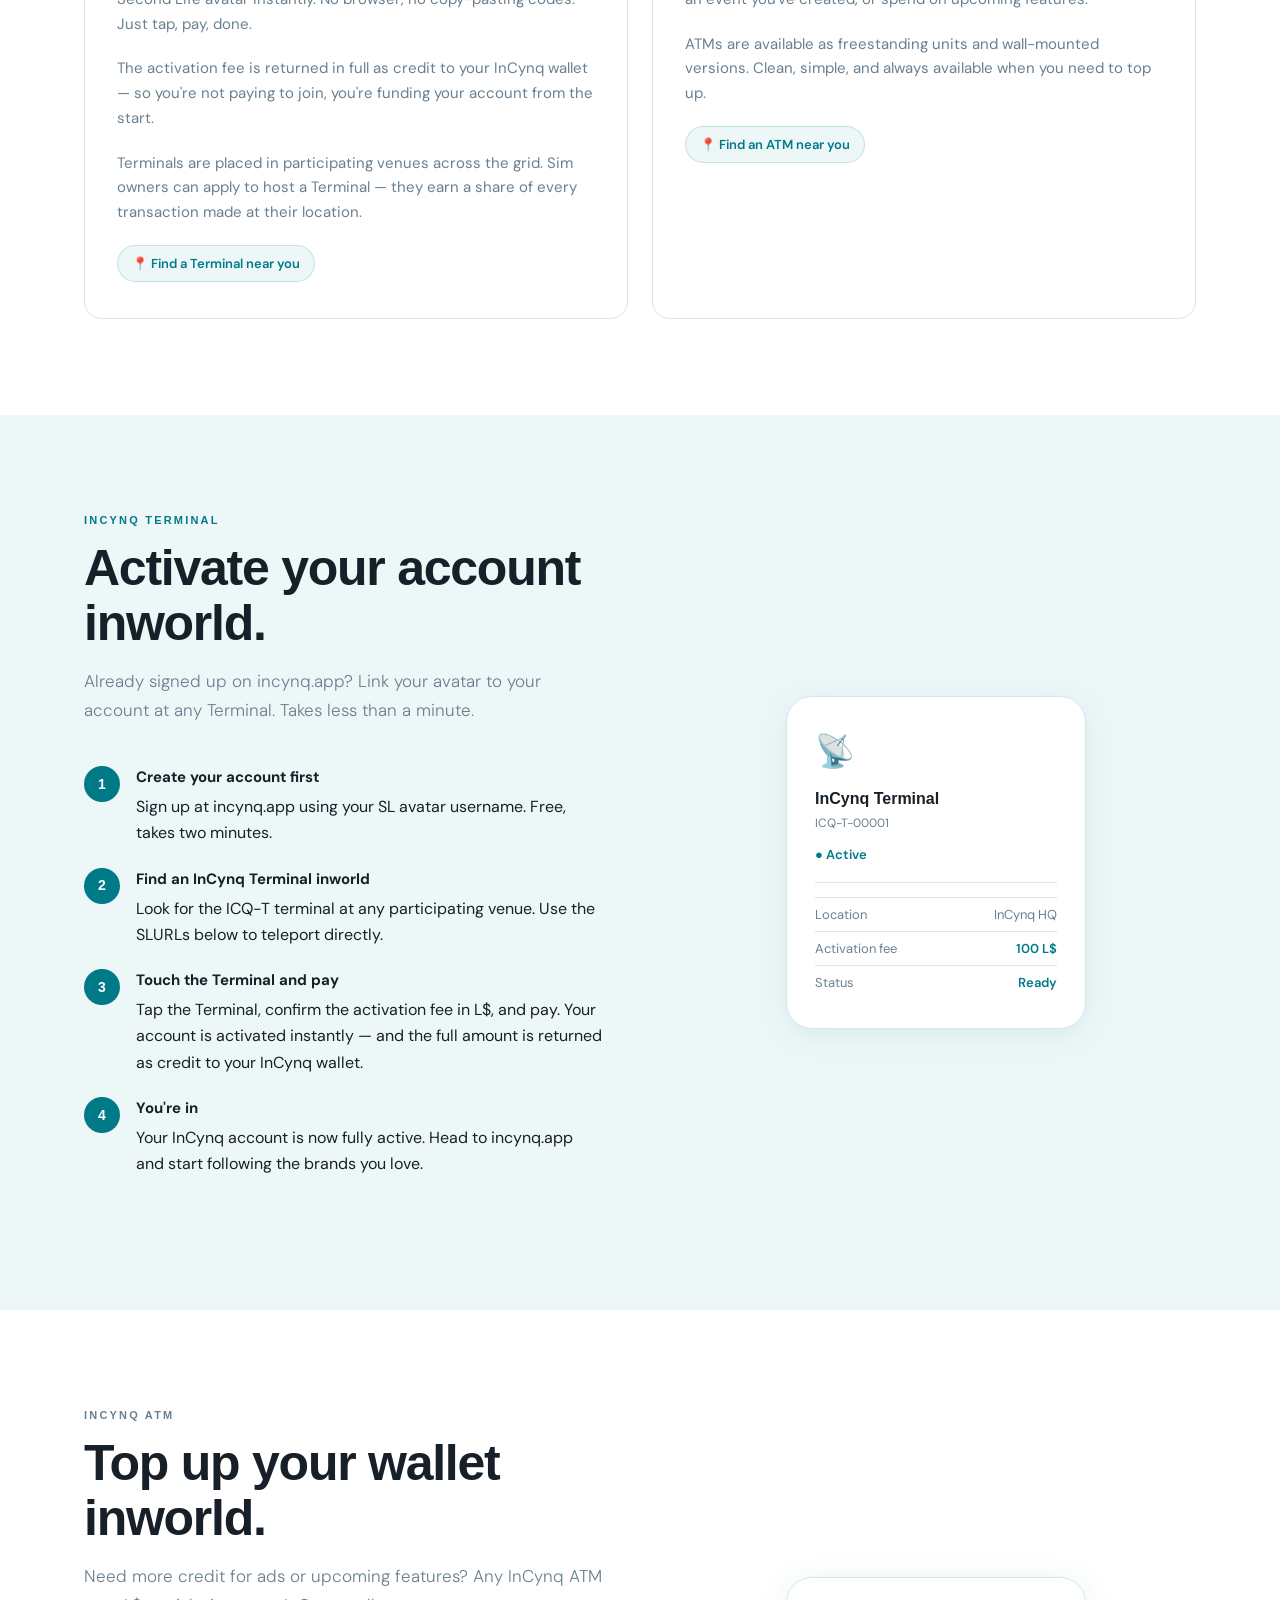
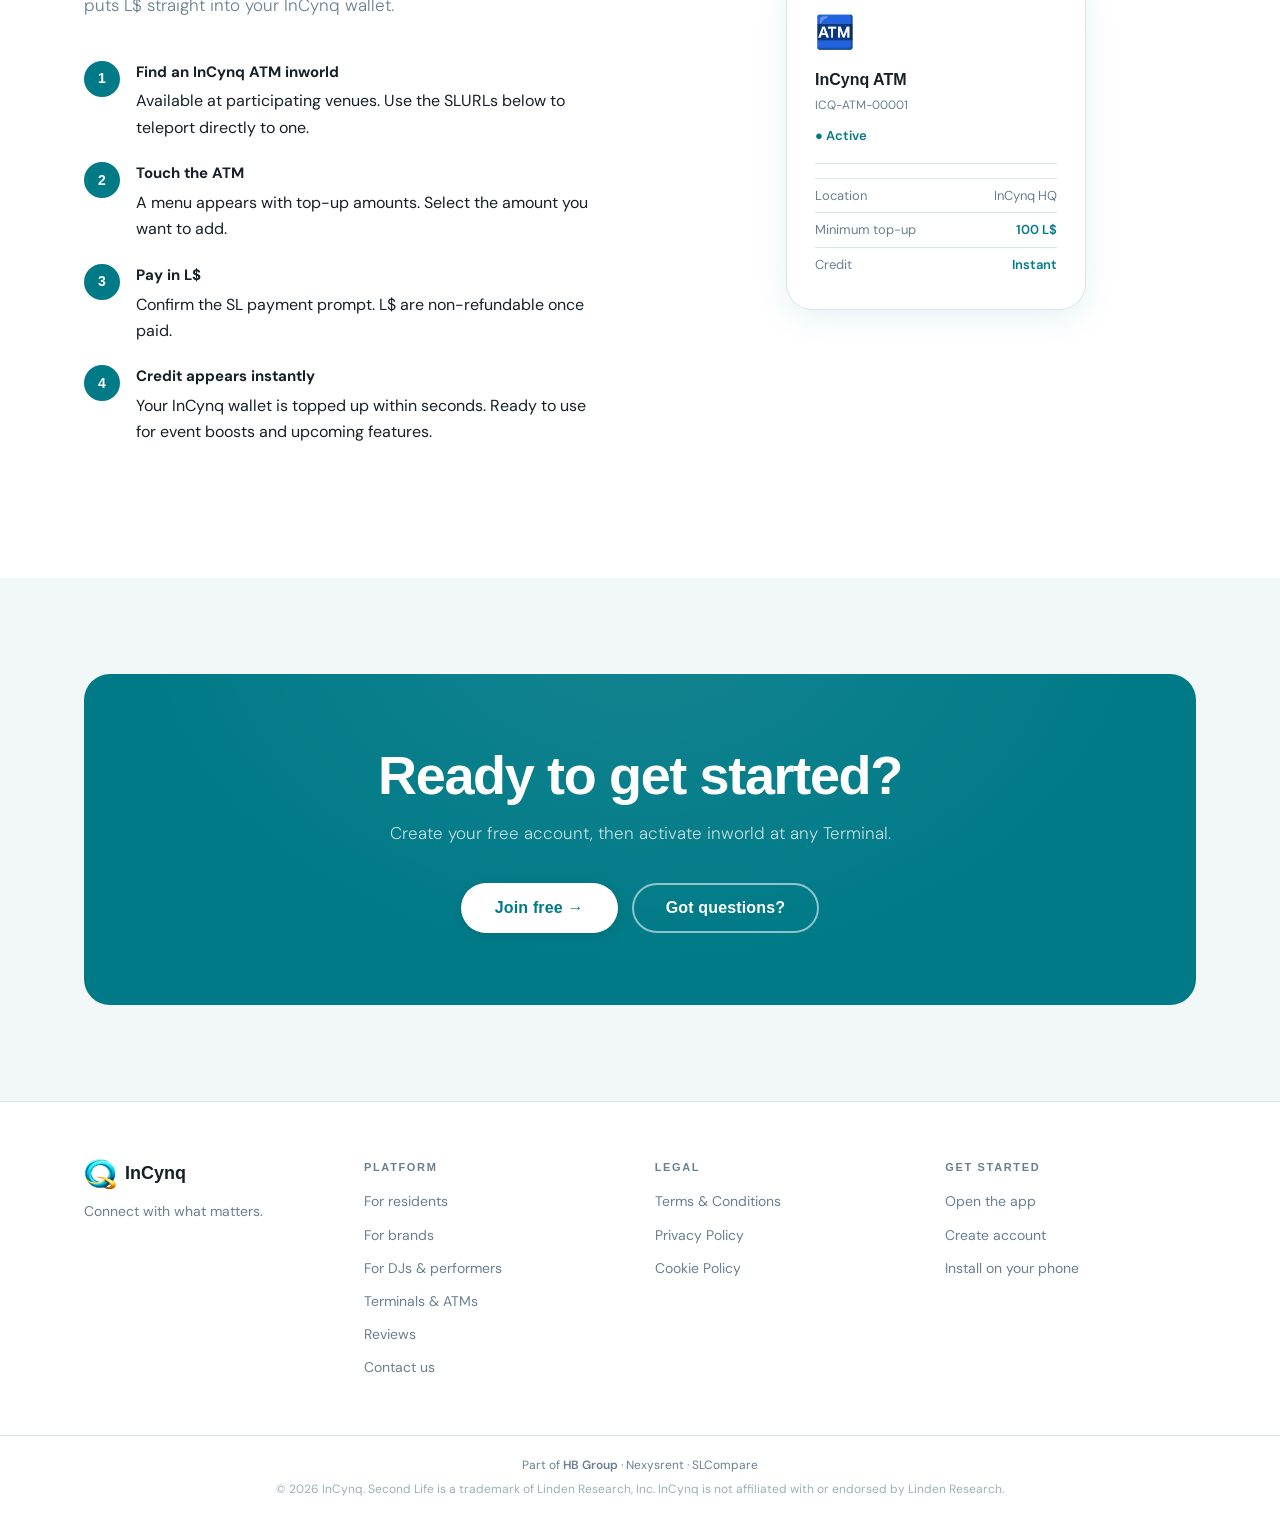
<file: devices.html>
<!DOCTYPE html>
<html lang="en">
<head>
  <meta charset="UTF-8">
  <meta name="viewport" content="width=device-width, initial-scale=1.0">
  <title>InCynq Terminals &amp; ATMs: Join and Top Up in Second Life</title>
  <meta name="description" content="Activate your InCynq account and top up your wallet without leaving Second Life. Meet the InCynq Terminal and ATM.">
  <link rel="canonical" href="https://incynq.net/devices">

  <!-- Social sharing (Open Graph + Twitter/X) -->
  <meta property="og:site_name" content="InCynq">
  <meta property="og:type" content="website">
  <meta property="og:title" content="InCynq Terminals &amp; ATMs: Join and Top Up in Second Life">
  <meta property="og:description" content="Activate your InCynq account and top up your wallet without leaving Second Life. Meet the InCynq Terminal and ATM.">
  <meta property="og:url" content="https://incynq.net/devices">
  <meta property="og:image" content="https://incynq.net/assets/og-image.jpg">
  <meta property="og:image:width" content="1200">
  <meta property="og:image:height" content="630">
  <meta property="og:image:alt" content="InCynq — Connect with what matters">
  <meta name="twitter:card" content="summary_large_image">
  <meta name="twitter:title" content="InCynq Terminals &amp; ATMs: Join and Top Up in Second Life">
  <meta name="twitter:description" content="Activate your InCynq account and top up your wallet without leaving Second Life. Meet the InCynq Terminal and ATM.">
  <meta name="twitter:image" content="https://incynq.net/assets/og-image.jpg">
  <link rel="preconnect" href="https://fonts.googleapis.com">
  <link rel="preconnect" href="https://fonts.gstatic.com" crossorigin>
  <link href="https://fonts.googleapis.com/css2?family=Bricolage+Grotesque:opsz,wght@12..96,400;12..96,600;12..96,700;12..96,800&family=DM+Sans:ital,opsz,wght@0,9..40,300;0,9..40,400;0,9..40,500;0,9..40,600;1,9..40,300&display=swap" rel="stylesheet">
  <link rel="stylesheet" href="css/style.css">
  <link rel="stylesheet" href="css/inner.css">
</head>
<body>

  <header class="nav-header" id="navHeader">
    <div class="container nav-container">
      <a href="/" class="nav-logo" aria-label="InCynq home">
        <img src="assets/q-logo.png" alt="InCynq logo" class="logo-img">
        <span class="logo-text">InCynq</span>
      </a>
      <nav class="nav-links" id="navLinks" aria-label="Main navigation">
        <a href="residents.html">Residents</a>
        <a href="brands.html">Brands</a>
        <a href="performers.html">DJs &amp; Performers</a>
        <a href="devices.html" class="nav-active">Terminals &amp; ATMs</a>
        <a href="faq.html">FAQ</a>
        <a href="reviews.html">Reviews</a>
        <a href="install.html" class="nav-link-subtle">Install app</a>
      </nav>
      <div class="nav-actions">
        <a href="https://incynq.app" class="btn btn-primary nav-cta" target="_blank" rel="noopener">Join free</a>
        <button class="nav-toggle" id="navToggle" aria-label="Toggle menu" aria-expanded="false">
          <span></span><span></span><span></span>
        </button>
      </div>
    </div>
  </header>

  <main>

    <section class="page-header">
      <div class="container">
        <p class="page-header-eyebrow">Terminals &amp; ATMs</p>
        <h1 class="page-header-headline">
          InCynq inworld.<br>
          <em>No browser needed.</em>
        </h1>
        <p class="page-header-sub">
          Activate your account and top up your wallet without ever leaving Second Life. Two devices, right where you are.
        </p>
      </div>
    </section>


    <!-- DEVICE LOCATIONS — dynamic from Supabase -->
    <section class="section section-teal-light" id="terminal-locations">
      <div class="container">
        <p class="section-eyebrow eyebrow-teal">Device locations</p>
        <h2 class="section-headline">Find InCynq inworld.</h2>
        <p class="section-sub">
          Tap any SLURL below to teleport directly to a device location in Second Life.
        </p>

        <div id="hq-locations" class="locations-grid">
          <div class="location-card location-coming-soon" style="grid-column:1/-1;text-align:center;padding:32px;">
            <div style="color:#9fb6c2;font-size:14px;">Loading locations…</div>
          </div>
        </div>

        <div id="partner-locations-wrap" style="display:none;margin-top:48px;">
          <p class="section-eyebrow eyebrow-teal" style="margin-bottom:8px;">Partner locations</p>
          <p class="section-sub" style="margin-bottom:24px;">InCynq Terminals and ATMs hosted by sim owners across the grid.</p>
          <div id="partner-locations" class="locations-grid"></div>
        </div>

        <p class="tiers-note" style="margin-top:32px;">Are you a sim owner? Host an InCynq Terminal and earn a share of every transaction made at your location. Get in touch at <a href="mailto:support@incynq.net?subject=Host%20InCynq%20Terminal%20and%20ATM">support@incynq.net</a>.</p>
      </div>
    </section>

    <script>
    (async function() {
      const SUPABASE_URL = 'https://muzzjvegynsemlsbwggf.supabase.co';
      const ANON_KEY = 'eyJhbGciOiJIUzI1NiIsInR5cCI6IkpXVCJ9.eyJpc3MiOiJzdXBhYmFzZSIsInJlZiI6Im11enpqdmVneW5zZW1sc2J3Z2dmIiwicm9sZSI6ImFub24iLCJpYXQiOjE3NzYwMjI5MDIsImV4cCI6MjA5MTU5ODkwMn0.AO2BgiecEKZvqCeZyJPZrS7AhOI6UsZTMHMvfXyAaXI';

      function typeLabel(types) {
        if (types.has('terminal') && types.has('atm')) return '&#128225; Terminal + &#127975; ATM';
        if (types.has('terminal')) return '&#128225; Terminal';
        return '&#127975; ATM';
      }

      // The InCynq store landing point, set in admin → Content as
      // incynq_hq_slurl. Fixed on purpose rather than taken from a device:
      // devices re-register their own position every 60 minutes and write a
      // SLURL one metre in front of themselves, which would land visitors at a
      // terminal instead of inside the store. Partner locations still use their
      // own device's SLURL. The value below is only a fallback if admin can't
      // be reached.
      let HQ_SLURL = 'https://maps.secondlife.com/secondlife/Redlion/244/33/41';

      function makeCard(loc, isHQ) {
        const name = isHQ ? 'InCynq Main Store &mdash; ' + loc.region : loc.region;
        const slurl = isHQ ? HQ_SLURL : loc.slurl;
        const hasSlurl = !!slurl;
        return '<div class="location-card">'
          + '<div class="location-type">' + typeLabel(loc.types) + '</div>'
          + '<div class="location-name">' + name + '</div>'
          + '<div class="location-region">' + loc.region + '</div>'
          + (hasSlurl
            ? '<a href="' + slurl + '" class="device-slurl">Teleport inworld &rarr;</a>'
            : '<span class="device-slurl" style="opacity:0.5;pointer-events:none;">Opening soon</span>')
          + '</div>';
      }

      const comingSoonCard = '<div class="location-card location-coming-soon">'
        + '<div class="location-type">&#128225; Terminal + &#127975; ATM</div>'
        + '<div class="location-name">More locations coming soon</div>'
        + '<div class="location-region">Apply to host at your venue</div>'
        + '<a href="mailto:support@incynq.net?subject=Host%20InCynq%20Terminal%20and%20ATM" class="device-slurl">Get in touch &rarr;</a>'
        + '</div>';

      const openingSoonCard = '<div class="location-card location-coming-soon">'
        + '<div class="location-type">&#127962; InCynq HQ</div>'
        + '<div class="location-name">InCynq Main Store</div>'
        + '<div class="location-region">Opening shortly &mdash; Terminals &amp; ATMs on-site</div>'
        + '<span class="device-slurl" style="opacity:0.5;pointer-events:none;">Opening soon</span>'
        + '</div>';

      try {
        // Both in one go: the devices, and the admin-set store landing point.
        const [res, slurlRes] = await Promise.all([
          fetch(
            SUPABASE_URL + '/rest/v1/inworld_devices?active=eq.true&select=device_type,region,slurl,owner_avatar_name,friendly_id&order=friendly_id.asc',
            { headers: { apikey: ANON_KEY, Authorization: 'Bearer ' + ANON_KEY } }
          ),
          fetch(
            SUPABASE_URL + '/rest/v1/app_content?key=eq.incynq_hq_slurl&select=value',
            { headers: { apikey: ANON_KEY, Authorization: 'Bearer ' + ANON_KEY } }
          ),
        ]);
        const devices = await res.json();

        // Keep the fallback if admin has no value set, or the fetch is blocked.
        try {
          const rows = await slurlRes.json();
          if (Array.isArray(rows) && rows[0] && rows[0].value) HQ_SLURL = rows[0].value;
        } catch (e) {}

        const hqDevices      = devices.filter(d => (d.owner_avatar_name || '').toLowerCase().includes('incynqpayments'));
        const partnerDevices = devices.filter(d => !(d.owner_avatar_name || '').toLowerCase().includes('incynqpayments'));

        function groupByRegion(list) {
          const map = {};
          list.forEach(d => {
            const k = d.region || 'Unknown';
            if (!map[k]) map[k] = { region: k, slurl: d.slurl, types: new Set() };
            map[k].types.add(d.device_type);
          });
          return Object.values(map);
        }

        const hqEl = document.getElementById('hq-locations');
        const hqRegions = groupByRegion(hqDevices);
        hqEl.innerHTML = hqRegions.length > 0
          ? hqRegions.map(r => makeCard(r, true)).join('') + comingSoonCard
          : openingSoonCard + comingSoonCard;

        const partnerRegions = groupByRegion(partnerDevices);
        if (partnerRegions.length > 0) {
          document.getElementById('partner-locations').innerHTML = partnerRegions.map(r => makeCard(r, false)).join('');
          document.getElementById('partner-locations-wrap').style.display = 'block';
        }

      } catch(e) {
        console.error('Failed to load locations:', e);
        document.getElementById('hq-locations').innerHTML = openingSoonCard + comingSoonCard;
      }
    })();
    </script>


    <!-- DEVICE OVERVIEW -->
    <section class="section section-white">
      <div class="container">
        <p class="section-eyebrow">The devices</p>
        <h2 class="section-headline">Two devices.<br>Everything you need inworld.</h2>

        <div class="devices-grid">

          <div class="device-card">
            <div class="device-icon">📡</div>
            <h3>InCynq Terminal (ICQ-T)</h3>
            <p>The activation point. Walk up to a Terminal inworld, pay the one-time activation fee, and your InCynq account is linked to your Second Life avatar instantly. No browser, no copy-pasting codes. Just tap, pay, done.</p>
            <p>The activation fee is returned in full as credit to your InCynq wallet — so you're not paying to join, you're funding your account from the start.</p>
            <p>Terminals are placed in participating venues across the grid. Sim owners can apply to host a Terminal — they earn a share of every transaction made at their location.</p>
            <a href="#terminal-locations" class="device-slurl">📍 Find a Terminal near you</a>
          </div>

          <div class="device-card">
            <div class="device-icon">🏧</div>
            <h3>InCynq ATM</h3>
            <p>The wallet top-up point. Pay L$ at any InCynq ATM inworld and the credit appears in your InCynq wallet within seconds. Use it to boost an event you've created, or spend on upcoming features.</p>
            <p>ATMs are available as freestanding units and wall-mounted versions. Clean, simple, and always available when you need to top up.</p>
            <a href="#terminal-locations" class="device-slurl">📍 Find an ATM near you</a>
          </div>

        </div>
      </div>
    </section>


    <!-- HOW TO USE TERMINAL -->
    <section class="section section-teal-light" id="activate">
      <div class="container">
        <div class="split-layout">
          <div class="split-text">
            <p class="section-eyebrow eyebrow-teal">InCynq Terminal</p>
            <h2 class="section-headline">Activate your account<br>inworld.</h2>
            <p class="section-sub">
              Already signed up on incynq.app? Link your avatar to your account at any Terminal. Takes less than a minute.
            </p>
            <ol class="steps-list">
              <li class="step">
                <span class="step-num">1</span>
                <div>
                  <strong>Create your account first</strong>
                  <span>Sign up at incynq.app using your SL avatar username. Free, takes two minutes.</span>
                </div>
              </li>
              <li class="step">
                <span class="step-num">2</span>
                <div>
                  <strong>Find an InCynq Terminal inworld</strong>
                  <span>Look for the ICQ-T terminal at any participating venue. Use the SLURLs below to teleport directly.</span>
                </div>
              </li>
              <li class="step">
                <span class="step-num">3</span>
                <div>
                  <strong>Touch the Terminal and pay</strong>
                  <span>Tap the Terminal, confirm the activation fee in L$, and pay. Your account is activated instantly — and the full amount is returned as credit to your InCynq wallet.</span>
                </div>
              </li>
              <li class="step">
                <span class="step-num">4</span>
                <div>
                  <strong>You're in</strong>
                  <span>Your InCynq account is now fully active. Head to incynq.app and start following the brands you love.</span>
                </div>
              </li>
            </ol>
          </div>
          <div class="split-visual">
            <div class="device-visual-card">
              <div class="device-visual-icon">📡</div>
              <div class="device-visual-label">InCynq Terminal</div>
              <div class="device-visual-id">ICQ-T-00001</div>
              <div class="device-visual-status status-active">● Active</div>
              <div class="device-visual-divider"></div>
              <div class="device-visual-row">
                <span>Location</span>
                <span>InCynq HQ</span>
              </div>
              <div class="device-visual-row">
                <span>Activation fee</span>
                <span class="val-teal"><span data-price="welcome_credit">100</span> L$</span>
              </div>
              <div class="device-visual-row">
                <span>Status</span>
                <span class="val-teal">Ready</span>
              </div>
            </div>
          </div>
        </div>
      </div>
    </section>


    <!-- HOW TO USE ATM -->
    <section class="section section-white" id="topup">
      <div class="container">
        <div class="split-layout split-reverse">
          <div class="split-visual">
            <div class="device-visual-card">
              <div class="device-visual-icon">🏧</div>
              <div class="device-visual-label">InCynq ATM</div>
              <div class="device-visual-id">ICQ-ATM-00001</div>
              <div class="device-visual-status status-active">● Active</div>
              <div class="device-visual-divider"></div>
              <div class="device-visual-row">
                <span>Location</span>
                <span>InCynq HQ</span>
              </div>
              <div class="device-visual-row">
                <span>Minimum top-up</span>
                <span class="val-teal">100 L$</span>
              </div>
              <div class="device-visual-row">
                <span>Credit</span>
                <span class="val-teal">Instant</span>
              </div>
            </div>
          </div>
          <div class="split-text">
            <p class="section-eyebrow">InCynq ATM</p>
            <h2 class="section-headline">Top up your wallet<br>inworld.</h2>
            <p class="section-sub">
              Need more credit for ads or upcoming features? Any InCynq ATM puts L$ straight into your InCynq wallet.
            </p>
            <ol class="steps-list">
              <li class="step">
                <span class="step-num">1</span>
                <div>
                  <strong>Find an InCynq ATM inworld</strong>
                  <span>Available at participating venues. Use the SLURLs below to teleport directly to one.</span>
                </div>
              </li>
              <li class="step">
                <span class="step-num">2</span>
                <div>
                  <strong>Touch the ATM</strong>
                  <span>A menu appears with top-up amounts. Select the amount you want to add.</span>
                </div>
              </li>
              <li class="step">
                <span class="step-num">3</span>
                <div>
                  <strong>Pay in L$</strong>
                  <span>Confirm the SL payment prompt. L$ are non-refundable once paid.</span>
                </div>
              </li>
              <li class="step">
                <span class="step-num">4</span>
                <div>
                  <strong>Credit appears instantly</strong>
                  <span>Your InCynq wallet is topped up within seconds. Ready to use for event boosts and upcoming features.</span>
                </div>
              </li>
            </ol>
          </div>
        </div>
      </div>
    </section>





    <!-- CTA -->
    <section class="section cta-section">
      <div class="container">
        <div class="cta-card">
          <h2 class="cta-headline">Ready to get started?</h2>
          <p class="cta-sub">Create your free account, then activate inworld at any Terminal.</p>
          <div class="cta-buttons">
            <a href="https://incynq.app" class="btn btn-white btn-xl" target="_blank" rel="noopener">Join free →</a>
            <a href="faq.html" class="btn btn-outline-white btn-xl">Got questions?</a>
          </div>
        </div>
      </div>
    </section>

  </main>

  <footer class="site-footer">
    <div class="container footer-inner">
      <div class="footer-brand">
        <a href="/" class="nav-logo" aria-label="InCynq home">
          <img src="assets/q-logo.png" alt="InCynq logo" class="logo-img">
          <span class="logo-text">InCynq</span>
        </a>
        <p class="footer-tagline">Connect with what matters.</p>
      </div>
      <nav class="footer-links" aria-label="Footer navigation">
        <div class="footer-col">
          <p class="footer-col-title">Platform</p>
          <a href="residents.html">For residents</a>
          <a href="brands.html">For brands</a>
          <a href="performers.html">For DJs &amp; performers</a>
          <a href="devices.html">Terminals &amp; ATMs</a>
          <a href="reviews.html">Reviews</a>
          <a href="contact.html">Contact us</a>
        </div>
        <div class="footer-col">
          <p class="footer-col-title">Legal</p>
          <a href="terms.html">Terms &amp; Conditions</a>
          <a href="privacy.html">Privacy Policy</a>
          <a href="cookies.html">Cookie Policy</a>
        </div>
        <div class="footer-col">
          <p class="footer-col-title">Get started</p>
          <a href="https://incynq.app" target="_blank" rel="noopener">Open the app</a>
          <a href="https://incynq.app" target="_blank" rel="noopener">Create account</a>
          <a href="install.html">Install on your phone</a>
        </div>
      </nav>
    </div>
    <div class="footer-bottom">
      <div class="container">
        <p class="footer-group">Part of <a href="https://sites.google.com/view/hbgroup-sl" target="_blank" rel="noopener">HB Group</a> · <a href="https://nexysrent.com" target="_blank" rel="noopener">Nexysrent</a> · <a href="https://slcompare.com" target="_blank" rel="noopener">SLCompare</a></p>
        <p>© 2026 InCynq. Second Life is a trademark of Linden Research, Inc. InCynq is not affiliated with or endorsed by Linden Research.</p>
      </div>
    </div>
  </footer>

  <script src="js/main.js"></script>
  <script src="js/prices.js"></script>
</body>
</html>
</file>
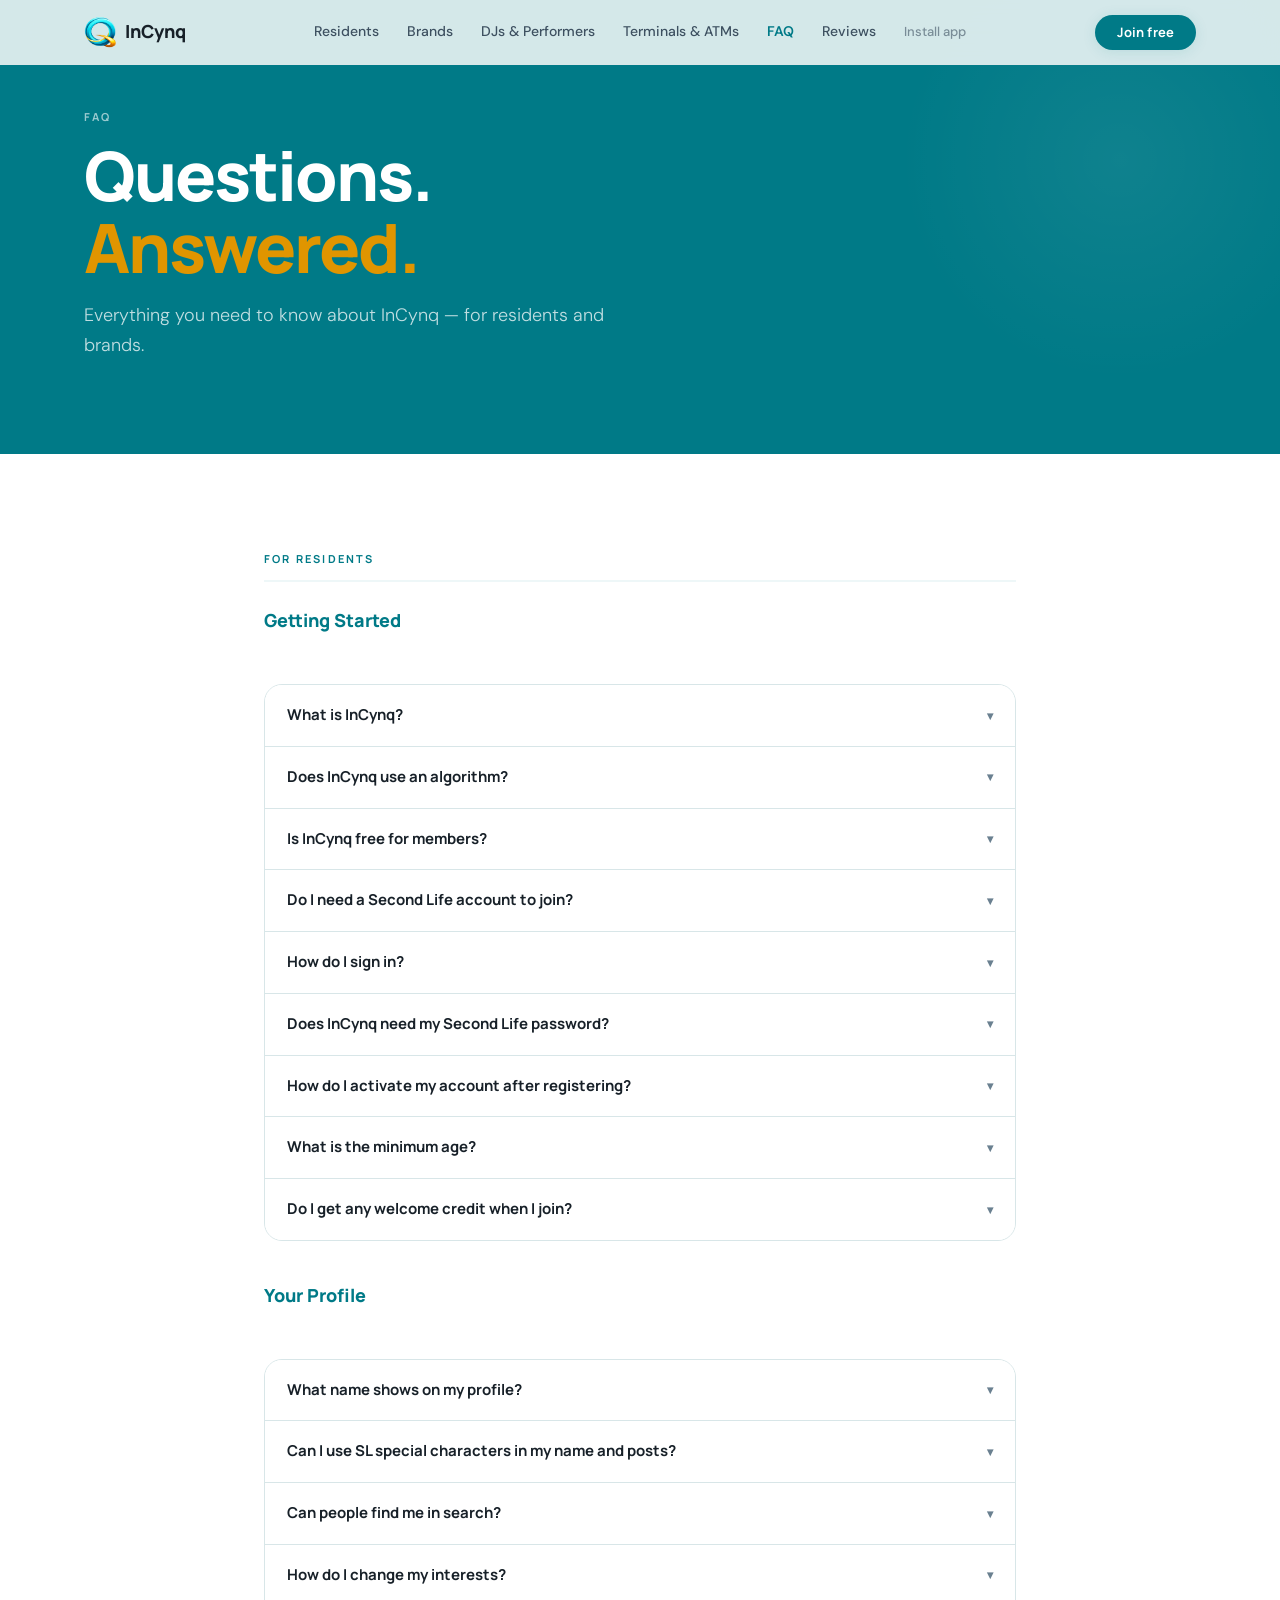
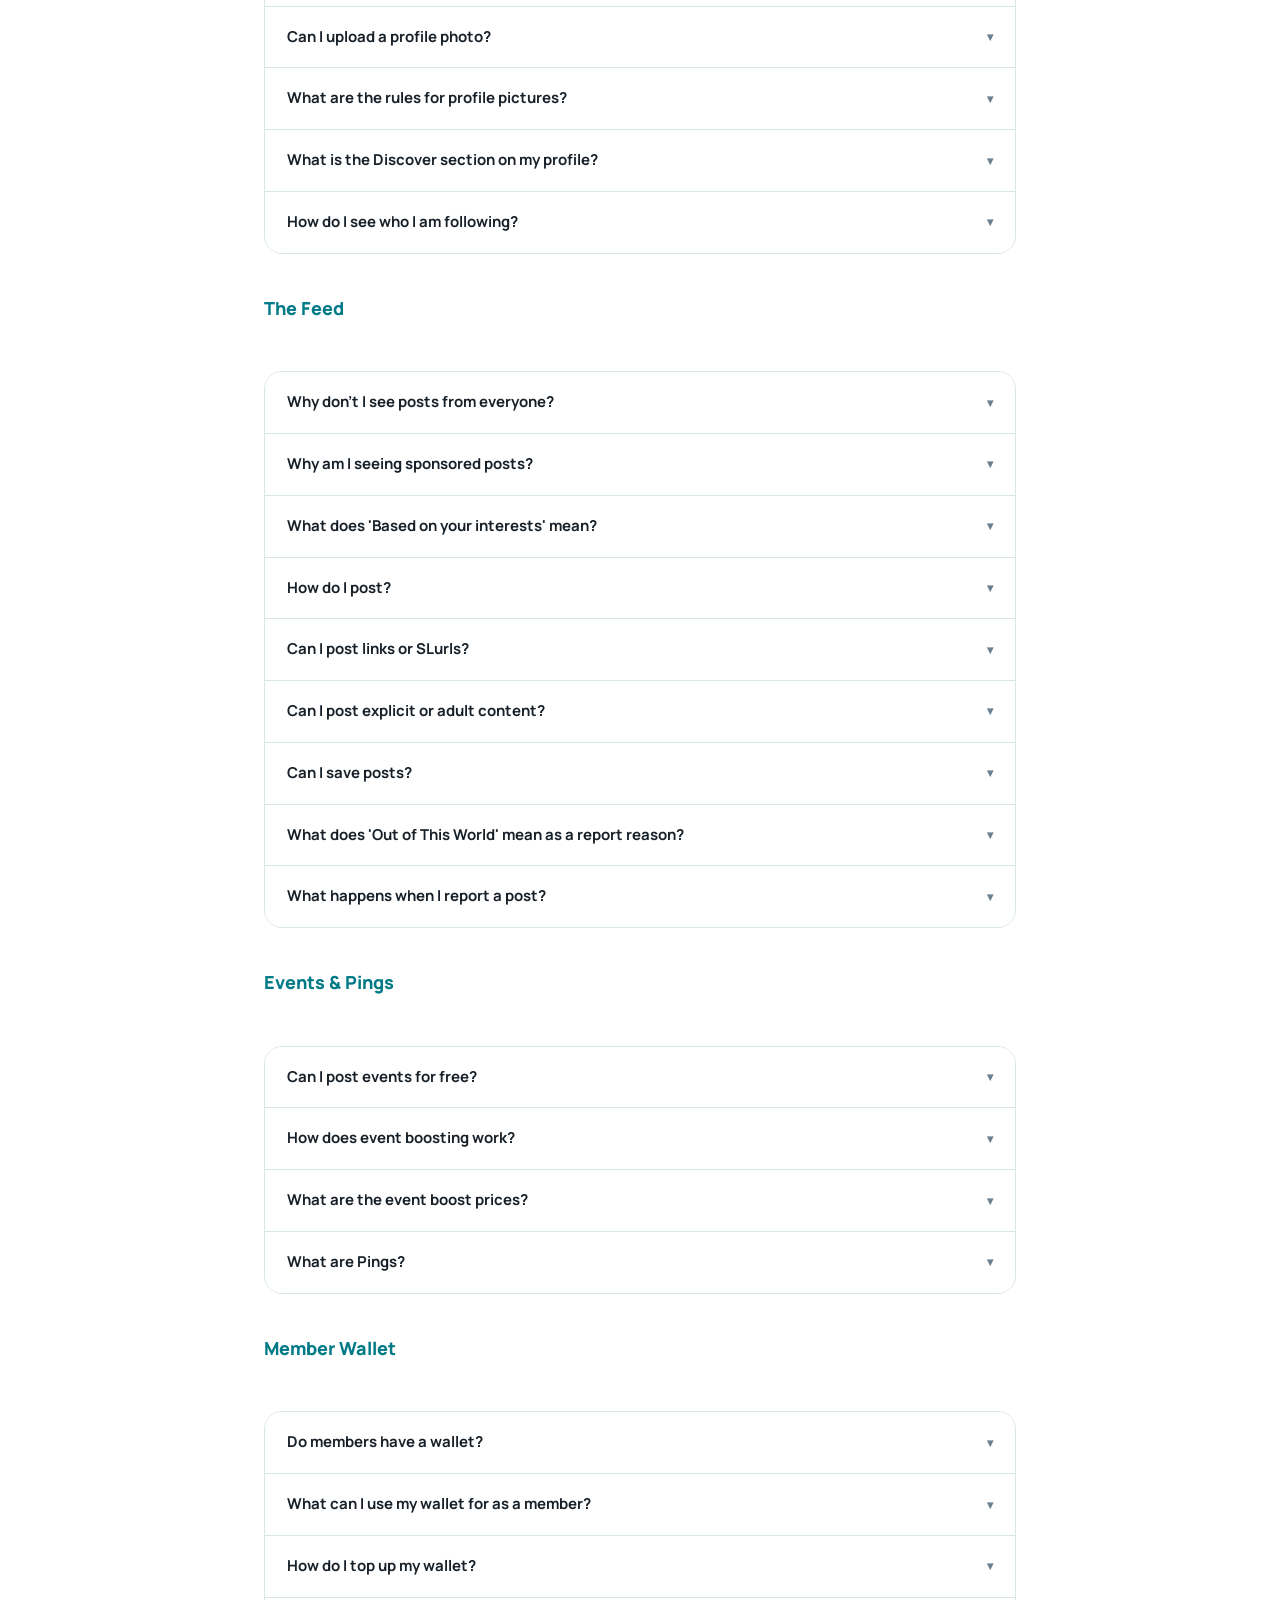
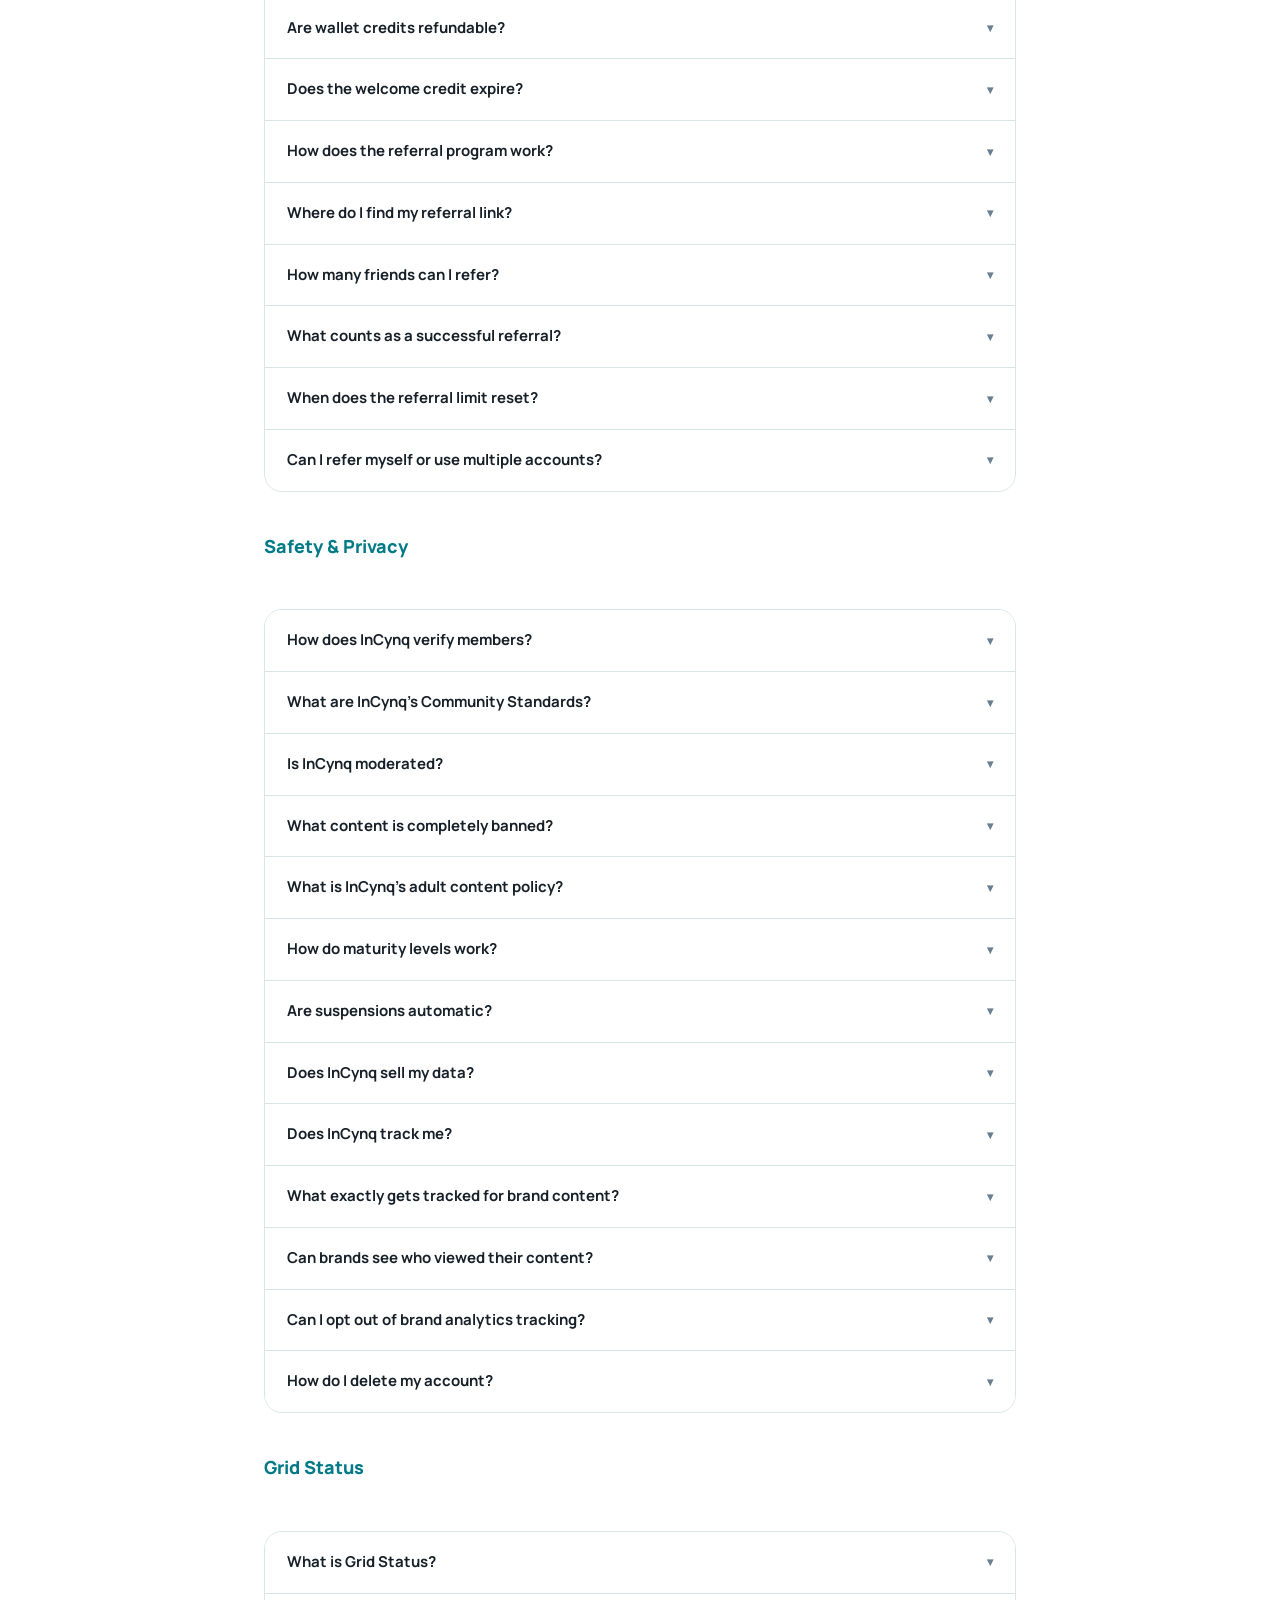
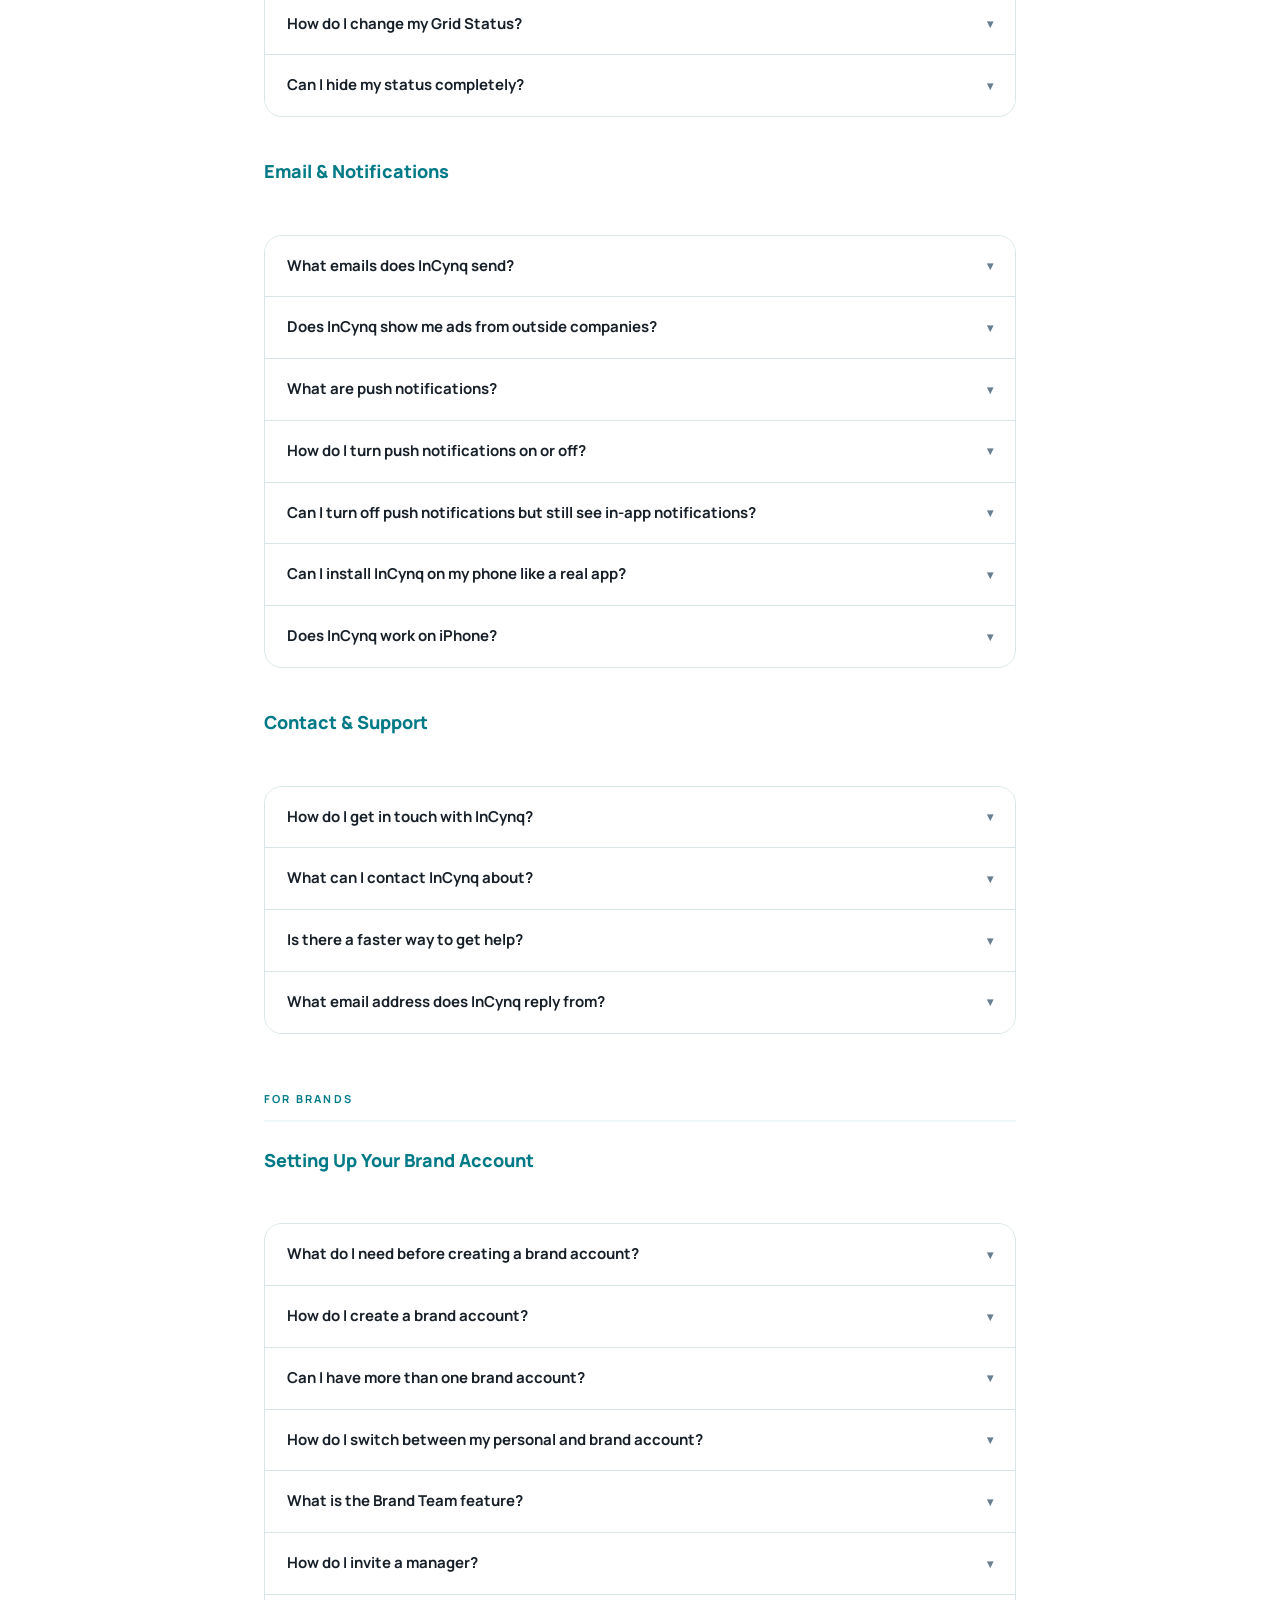
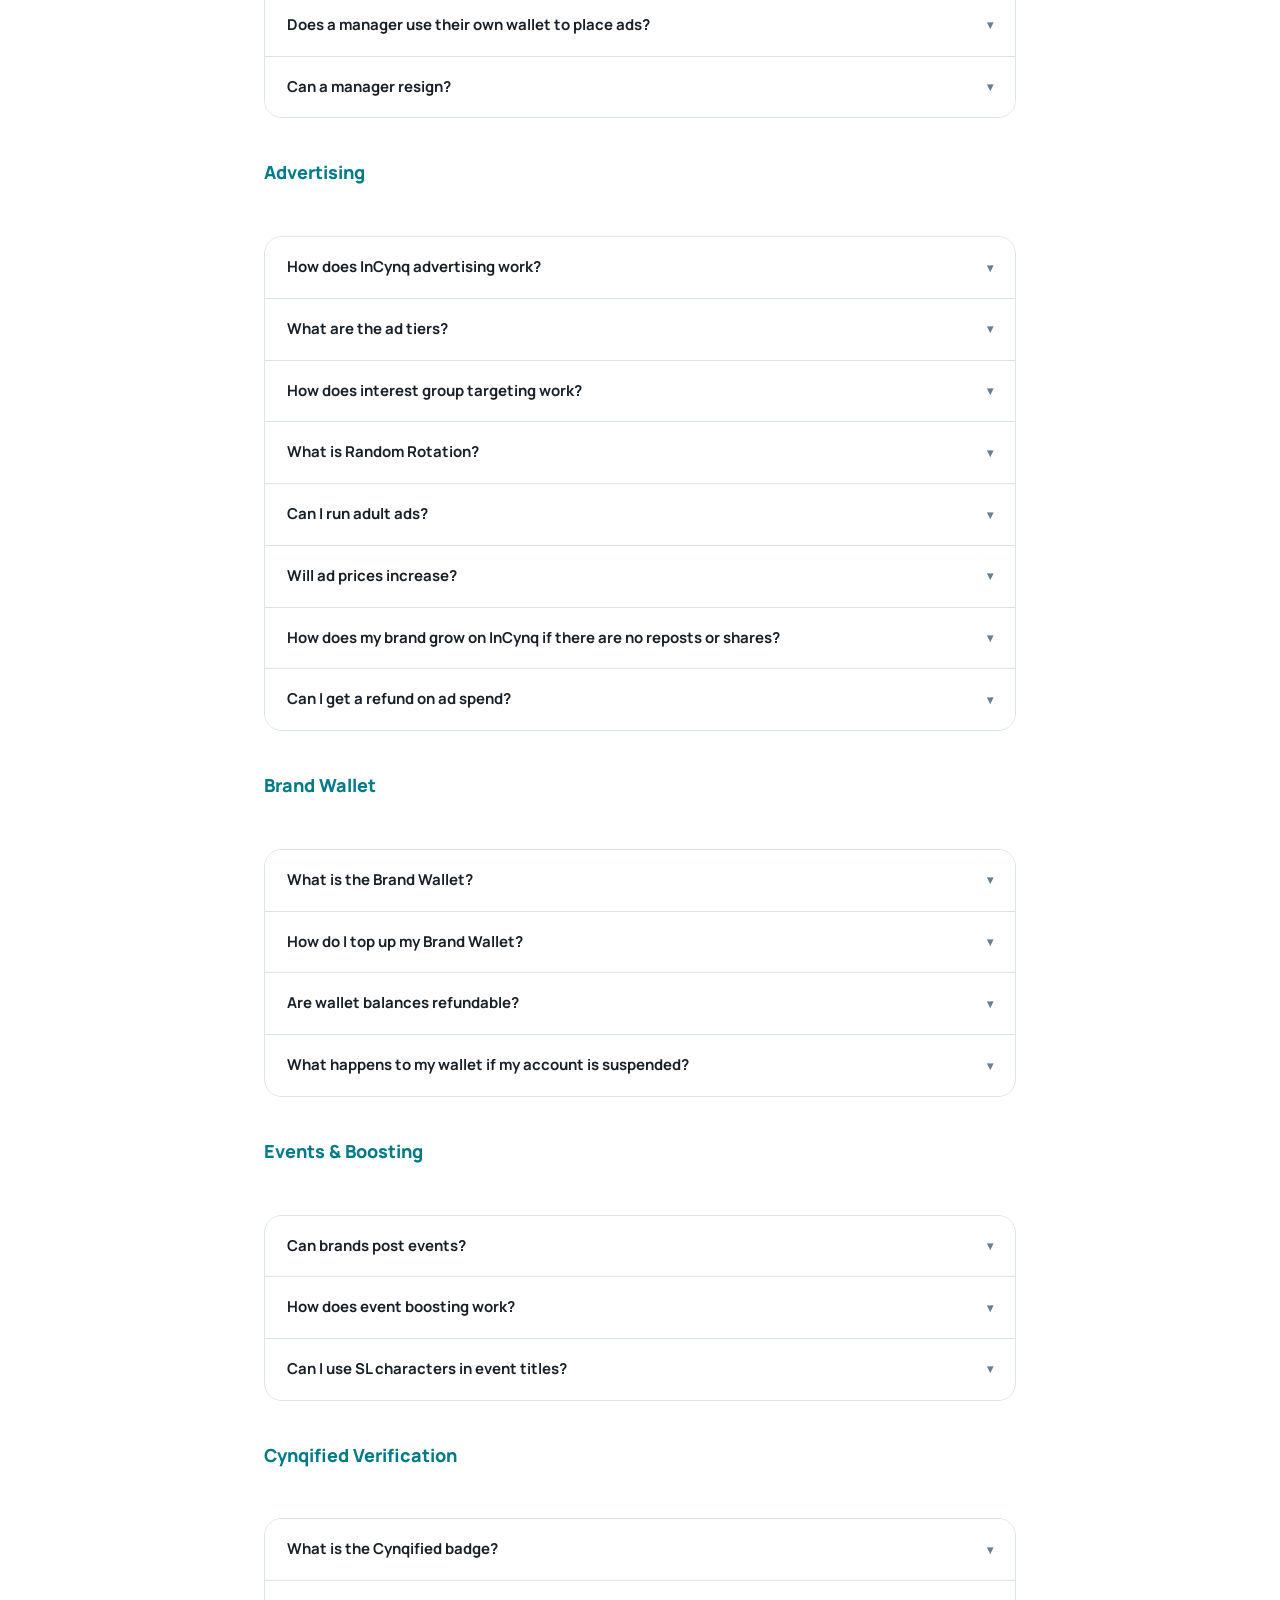
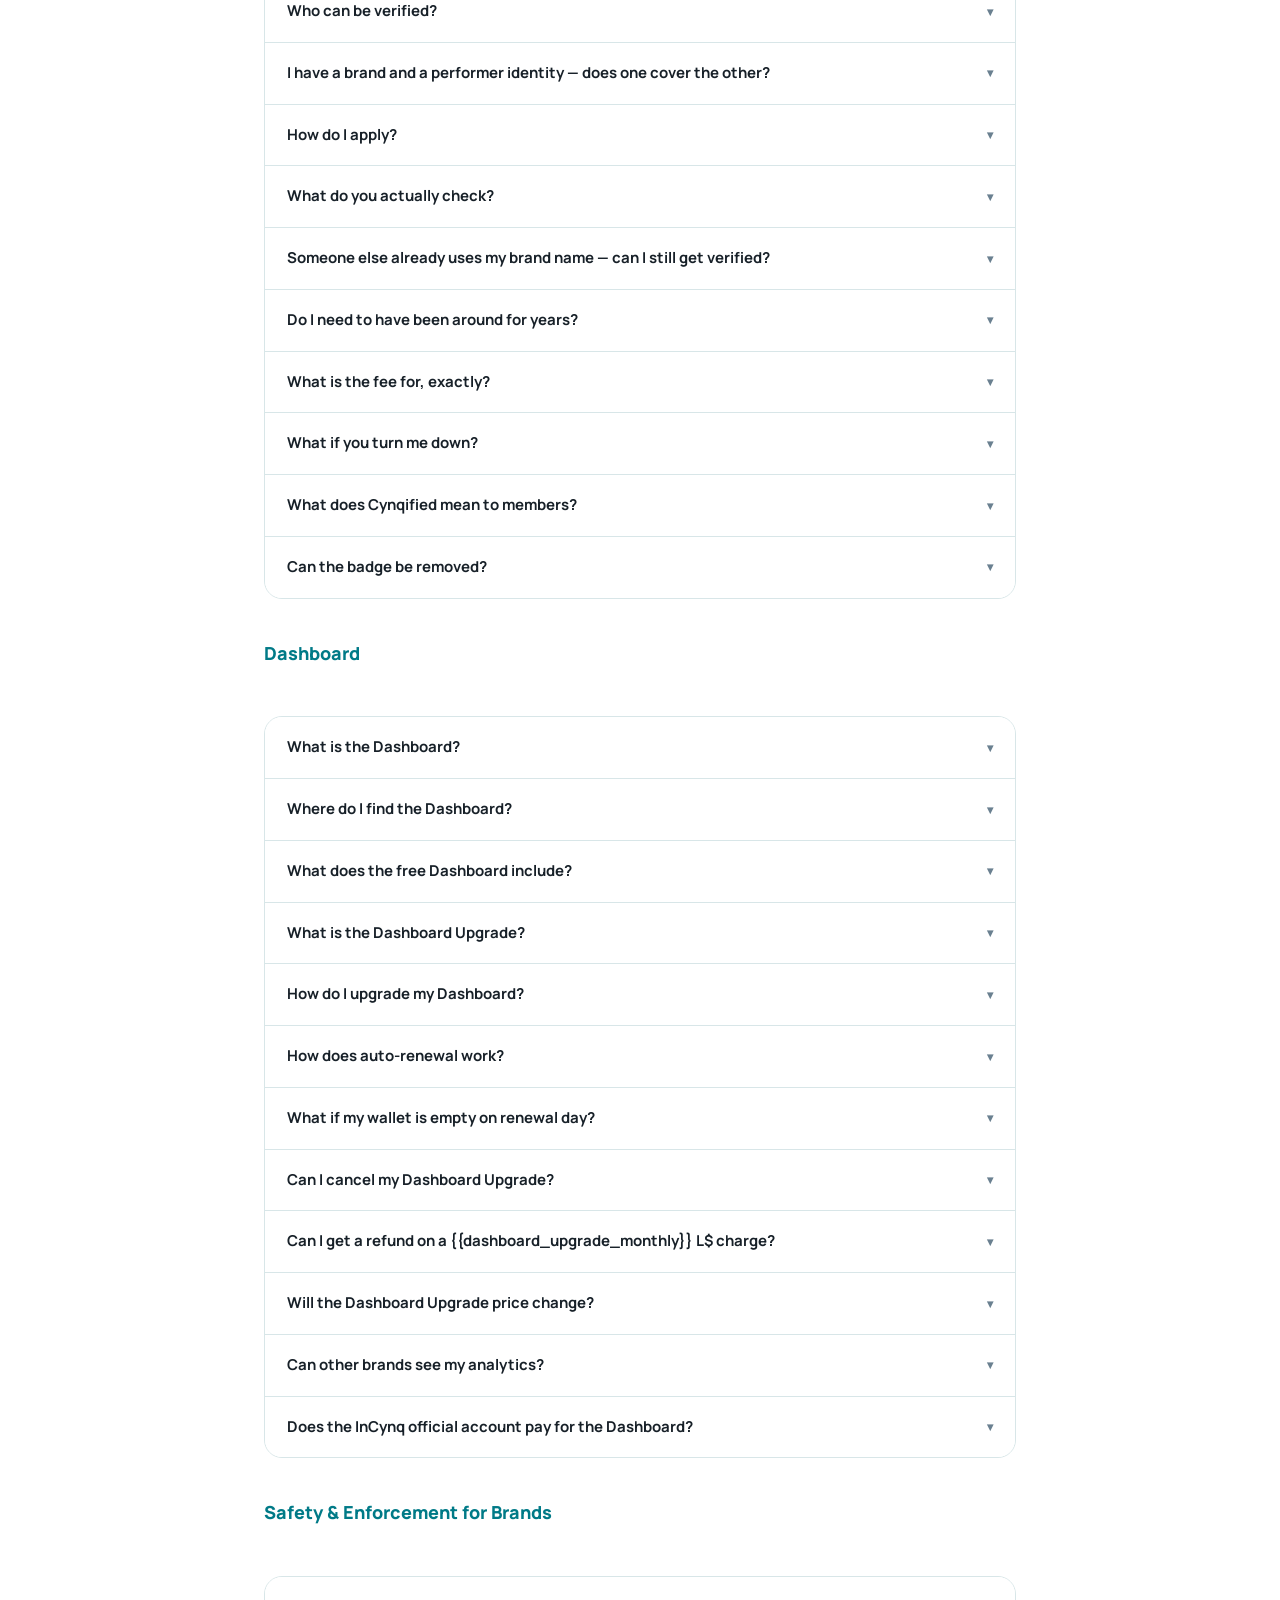
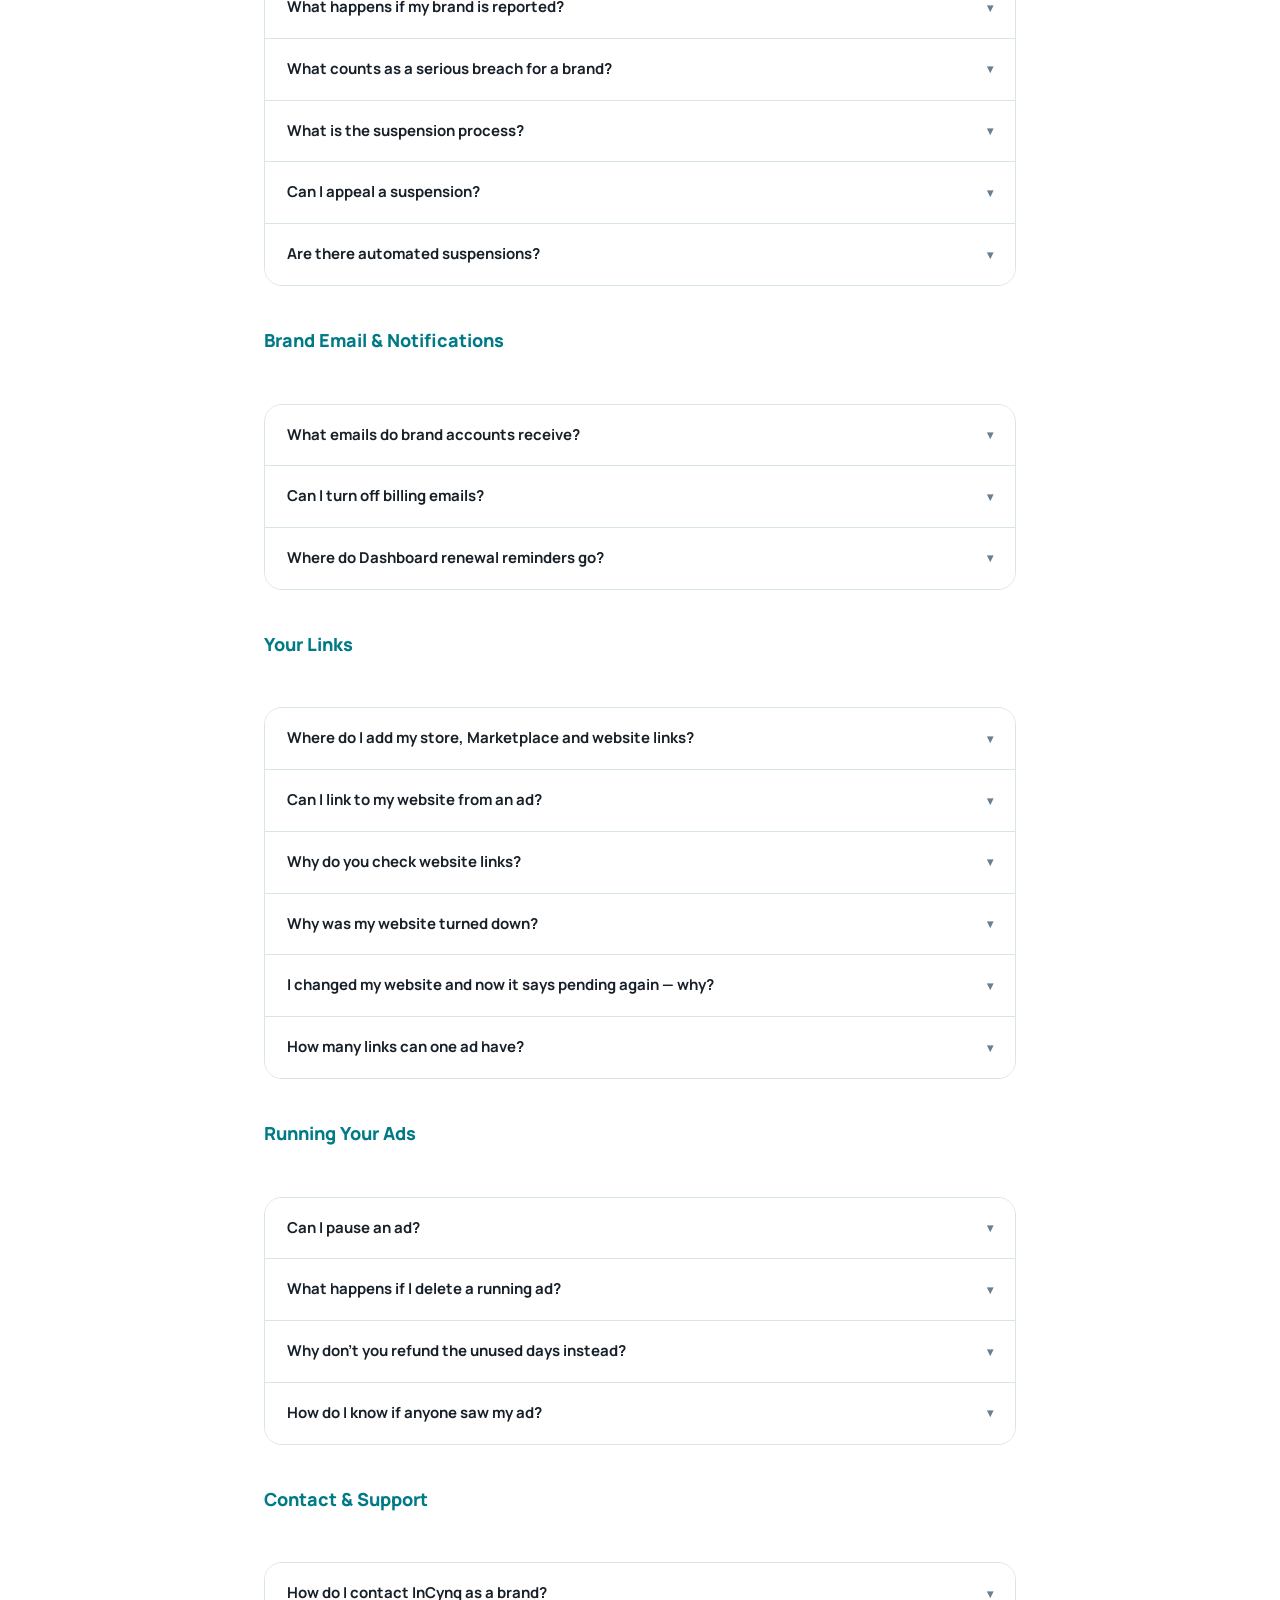
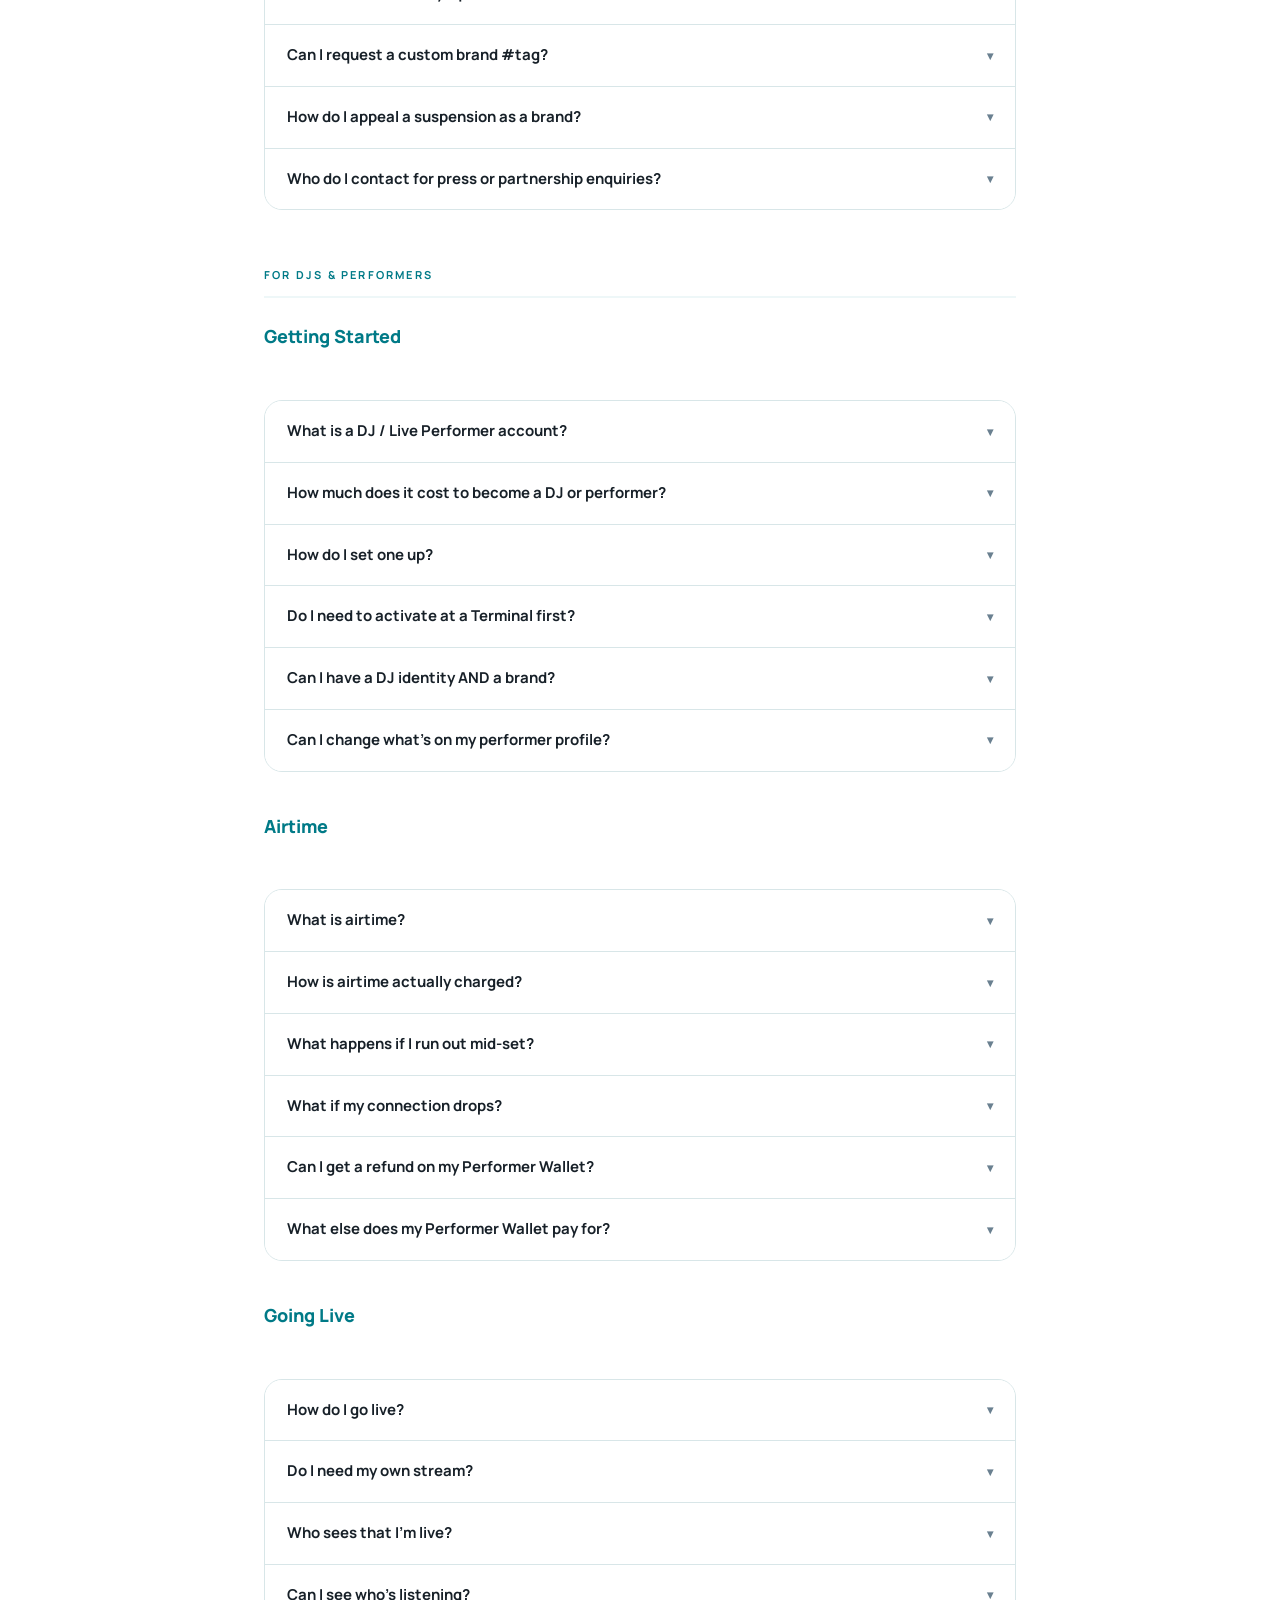
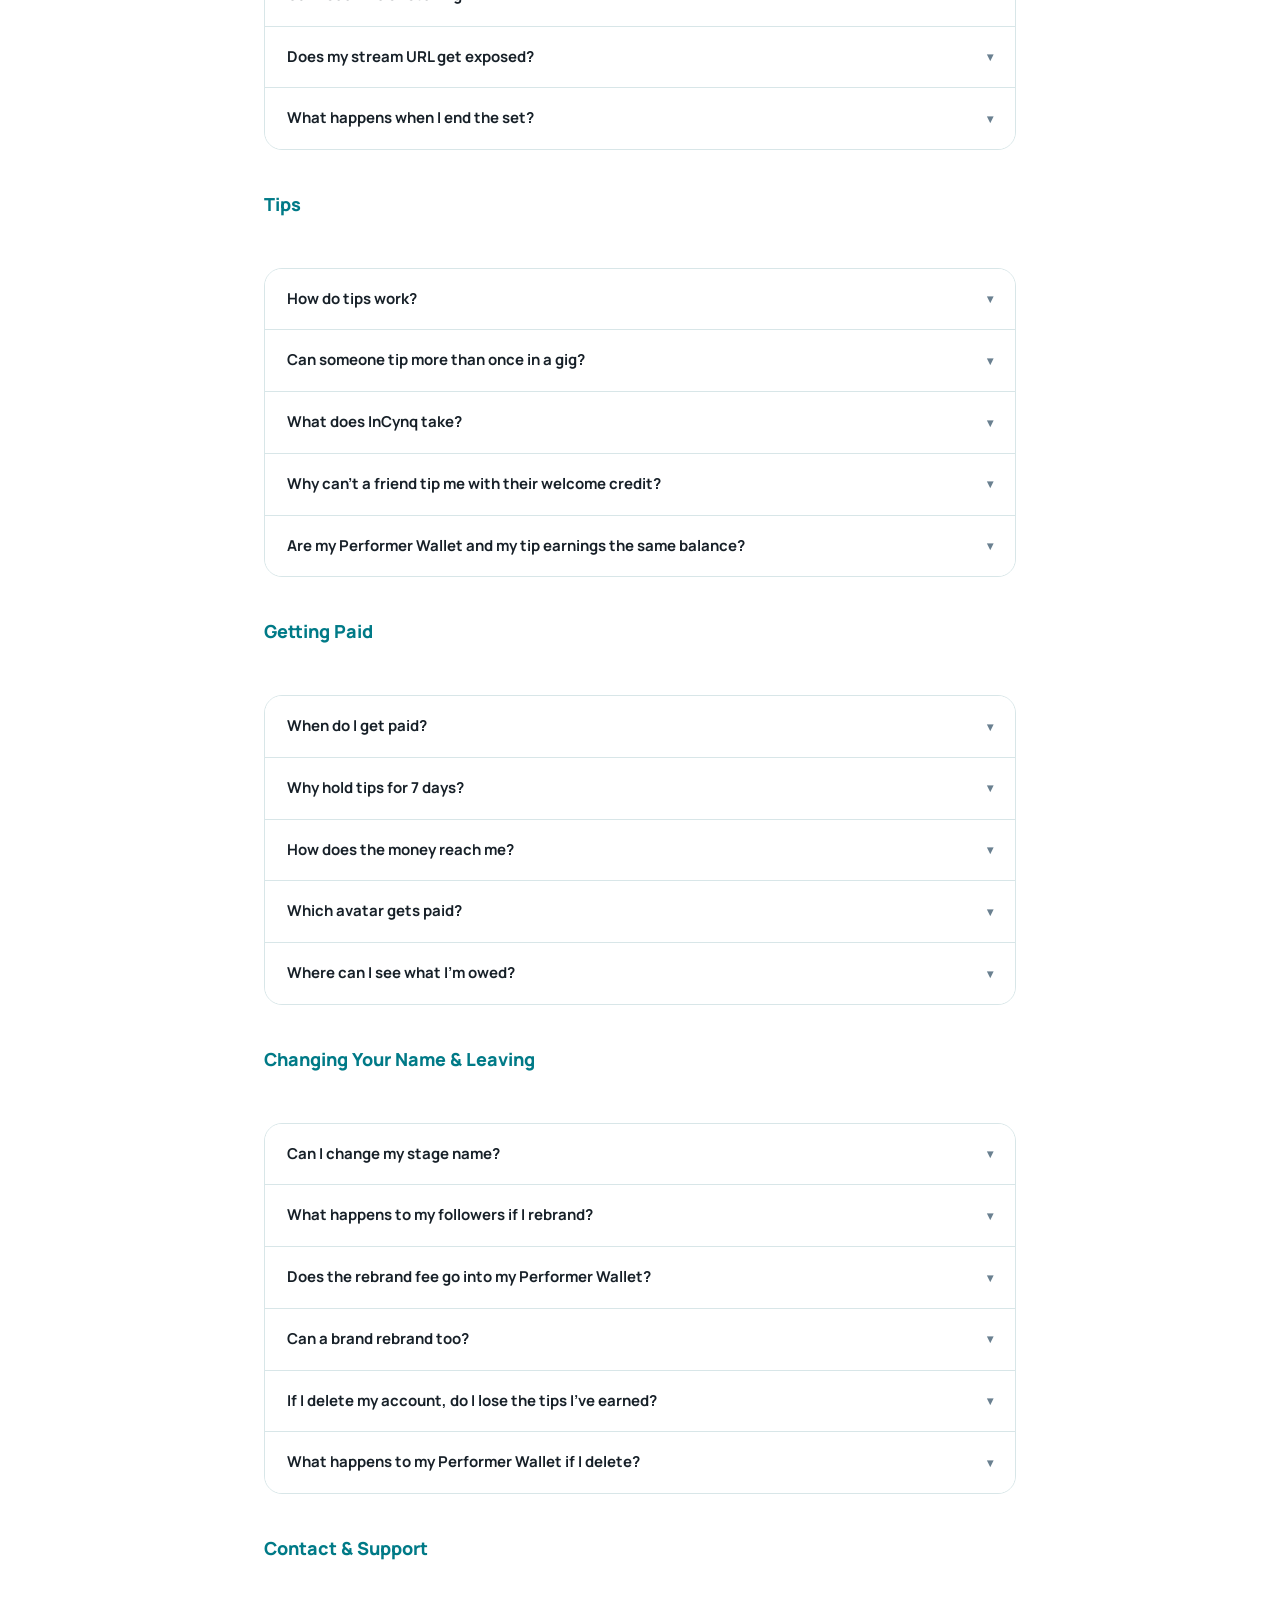
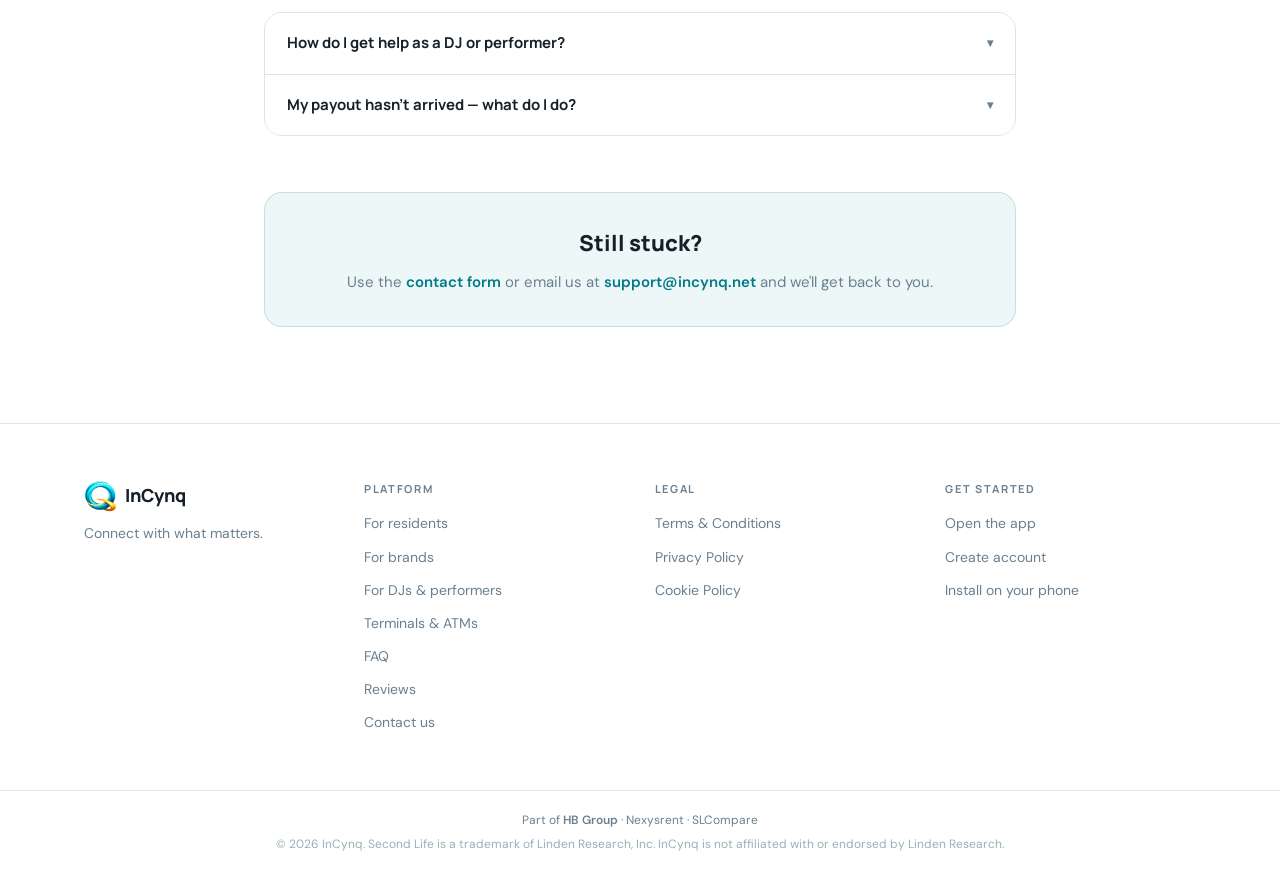
<file: faq.html>
<!DOCTYPE html>
<html lang="en">
<head>
  <meta charset="UTF-8">
  <meta name="viewport" content="width=device-width, initial-scale=1.0">
  <title>InCynq FAQ: Your Questions Answered</title>
  <meta name="description" content="Straight answers about InCynq for Second Life residents, brands, DJs and live performers — the feed, wallets, ads, events, tips and getting paid.">
  <link rel="canonical" href="https://incynq.net/faq">

  <!-- Social sharing (Open Graph + Twitter/X) -->
  <meta property="og:site_name" content="InCynq">
  <meta property="og:type" content="website">
  <meta property="og:title" content="InCynq FAQ: Your Questions Answered">
  <meta property="og:description" content="Straight answers about InCynq for Second Life residents, brands, DJs and live performers — the feed, wallets, ads, events, tips and getting paid.">
  <meta property="og:url" content="https://incynq.net/faq">
  <meta property="og:image" content="https://incynq.net/assets/og-image.jpg">
  <meta property="og:image:width" content="1200">
  <meta property="og:image:height" content="630">
  <meta property="og:image:alt" content="InCynq — Connect with what matters">
  <meta name="twitter:card" content="summary_large_image">
  <meta name="twitter:title" content="InCynq FAQ: Your Questions Answered">
  <meta name="twitter:description" content="Straight answers about InCynq for Second Life residents, brands, DJs and live performers — the feed, wallets, ads, events, tips and getting paid.">
  <meta name="twitter:image" content="https://incynq.net/assets/og-image.jpg">

  <!-- FAQ:JSONLD:START -->
  <script type="application/ld+json">
  {
    "@context": "https://schema.org",
    "@type": "FAQPage",
    "mainEntity": [
      {
        "@type": "Question",
        "name": "What is InCynq?",
        "acceptedAnswer": {
          "@type": "Answer",
          "text": "InCynq is a social platform built for Second Life residents. It solves the group chat spam problem — instead of noisy SL group messages, you follow the brands and people you care about and only see content that matches your interests."
        }
      },
      {
        "@type": "Question",
        "name": "Does InCynq use an algorithm?",
        "acceptedAnswer": {
          "@type": "Answer",
          "text": "No. InCynq has no algorithm. Your feed shows content from the people and brands you follow, in chronological order. No hidden ranking, no shadowbanning, no 'we think you might like this'. What you follow is exactly what you see — nothing more, nothing less."
        }
      },
      {
        "@type": "Question",
        "name": "Is InCynq free for members?",
        "acceptedAnswer": {
          "@type": "Answer",
          "text": "Yes, completely free. No subscription, no paywall, no catch. You will see sponsored posts from brands, but only if they match your chosen interests. Members never pay anything to register or use the platform."
        }
      },
      {
        "@type": "Question",
        "name": "Do I need a Second Life account to join?",
        "acceptedAnswer": {
          "@type": "Answer",
          "text": "Yes. A valid SL account is required to register. This is how we confirm you are a real person and not a fake or bot account. Your SL avatar name becomes your InCynq username."
        }
      },
      {
        "@type": "Question",
        "name": "How do I sign in?",
        "acceptedAnswer": {
          "@type": "Answer",
          "text": "Use your SL avatar name and your InCynq password. Your InCynq password is separate from your SL password — InCynq never asks for your SL password."
        }
      },
      {
        "@type": "Question",
        "name": "Does InCynq need my Second Life password?",
        "acceptedAnswer": {
          "@type": "Answer",
          "text": "Never. InCynq has its own separate password. We will never ask for your SL password. If anyone claiming to be InCynq asks for it, it is a scam."
        }
      },
      {
        "@type": "Question",
        "name": "How do I activate my account after registering?",
        "acceptedAnswer": {
          "@type": "Answer",
          "text": "After registering you will see a Pending Activation screen. Visit an InCynq terminal inworld in Second Life and tap it. The terminal confirms it is really you. Come back to the app and your account activates automatically."
        }
      },
      {
        "@type": "Question",
        "name": "What is the minimum age?",
        "acceptedAnswer": {
          "@type": "Answer",
          "text": "16 — the same as Second Life. Adult-rated location ads require you to be 18 or over and SL adult-verified."
        }
      },
      {
        "@type": "Question",
        "name": "Do I get any welcome credit when I join?",
        "acceptedAnswer": {
          "@type": "Answer",
          "text": "Yes. Every new member receives 100 L$ welcome credit on activation. This can be used to boost your first event. It is non-transferable and never expires."
        }
      },
      {
        "@type": "Question",
        "name": "What name shows on my profile?",
        "acceptedAnswer": {
          "@type": "Answer",
          "text": "Your SL display name by default. If it differs from your SL username, both are shown — display name large, @username smaller below it. You can switch to showing your username only in Settings → Show Display Name."
        }
      },
      {
        "@type": "Question",
        "name": "Can I use SL special characters in my name and posts?",
        "acceptedAnswer": {
          "@type": "Answer",
          "text": "Yes. InCynq has a built-in SL character picker — tap the ★ button in any text field. It includes decorative borders, name deco, Japanese characters, symbols, and emoji — everything people commonly use in SL names and posts."
        }
      },
      {
        "@type": "Question",
        "name": "Can people find me in search?",
        "acceptedAnswer": {
          "@type": "Answer",
          "text": "Yes, by default. Turn off Appear in Discovery in Settings if you want to stay off the radar. Your posts are still visible to your followers either way."
        }
      },
      {
        "@type": "Question",
        "name": "How do I change my interests?",
        "acceptedAnswer": {
          "@type": "Answer",
          "text": "Go to your profile and scroll to Your Interests. Tap any interest group to toggle it on or off. Subcategories expand when you select a group. Your feed updates immediately."
        }
      },
      {
        "@type": "Question",
        "name": "Can I upload a profile photo?",
        "acceptedAnswer": {
          "@type": "Answer",
          "text": "Yes. In Edit Profile you can upload your own photo or tap Use SL Picture to automatically fetch your current Second Life profile picture."
        }
      },
      {
        "@type": "Question",
        "name": "What are the rules for profile pictures?",
        "acceptedAnswer": {
          "@type": "Answer",
          "text": "Your profile picture is visible to everyone across the entire platform regardless of maturity settings. Explicit, nude, or sexually suggestive content is strictly prohibited in profile pictures — no exceptions, regardless of your adult verification status. Clean avatars, SL portraits, and personal photos are all fine."
        }
      },
      {
        "@type": "Question",
        "name": "What is the Discover section on my profile?",
        "acceptedAnswer": {
          "@type": "Answer",
          "text": "It shows members and brands that share your interest groups. It updates as you add or change your interests. You can follow anyone directly from the Discover cards."
        }
      },
      {
        "@type": "Question",
        "name": "How do I see who I am following?",
        "acceptedAnswer": {
          "@type": "Answer",
          "text": "Tap the Following count on your profile. A sheet slides up showing everyone you follow. InCynq Official is always at the top and cannot be unfollowed — it is how InCynq communicates with you."
        }
      },
      {
        "@type": "Question",
        "name": "Why don't I see posts from everyone?",
        "acceptedAnswer": {
          "@type": "Answer",
          "text": "By design. InCynq only shows you posts from people and brands you follow, matched to your interest groups. No algorithm deciding what is popular — just the things you chose to follow."
        }
      },
      {
        "@type": "Question",
        "name": "Why am I seeing sponsored posts?",
        "acceptedAnswer": {
          "@type": "Answer",
          "text": "Brands pay to appear in feeds. You only ever see sponsored posts if the brand's chosen interest groups match yours. No random ads — only things relevant to your SL interests."
        }
      },
      {
        "@type": "Question",
        "name": "What does 'Based on your interests' mean?",
        "acceptedAnswer": {
          "@type": "Answer",
          "text": "It means that sponsored post was targeted to one of your interest groups specifically. It is there because it matched what you told InCynq you care about."
        }
      },
      {
        "@type": "Question",
        "name": "How do I post?",
        "acceptedAnswer": {
          "@type": "Answer",
          "text": "Tap the + button in the top navigation bar. Write your caption, optionally add a photo, pick tags from your interest groups, and tap Post."
        }
      },
      {
        "@type": "Question",
        "name": "Can I post links or SLurls?",
        "acceptedAnswer": {
          "@type": "Answer",
          "text": "No. Links and SLurls are not allowed in regular posts — this keeps the feed spam-free. Brands can include teleport links and Marketplace links in paid ads only."
        }
      },
      {
        "@type": "Question",
        "name": "Can I post explicit or adult content?",
        "acceptedAnswer": {
          "@type": "Answer",
          "text": "No. InCynq is not an adult content platform. Explicit, nude, or sexually suggestive content is not permitted in posts under any circumstances. Adult verification does not change this. Any explicit post will be removed immediately and the account suspended."
        }
      },
      {
        "@type": "Question",
        "name": "Can I save posts?",
        "acceptedAnswer": {
          "@type": "Answer",
          "text": "Yes. Tap the bookmark icon on any post to save it. The icon turns green when saved."
        }
      },
      {
        "@type": "Question",
        "name": "What does 'Out of This World' mean as a report reason?",
        "acceptedAnswer": {
          "@type": "Answer",
          "text": "Content that has nothing to do with Second Life — real life content that doesn't belong on a platform for the SL community. You can report it and we will review it manually."
        }
      },
      {
        "@type": "Question",
        "name": "What happens when I report a post?",
        "acceptedAnswer": {
          "@type": "Answer",
          "text": "The post is immediately auto-hidden for you and goes to our manual review queue. We review every single report ourselves. It is completely anonymous."
        }
      },
      {
        "@type": "Question",
        "name": "Can I post events for free?",
        "acceptedAnswer": {
          "@type": "Answer",
          "text": "Yes. Creating and posting events is completely free for all members and brands. You only pay if you want to boost your event for more visibility."
        }
      },
      {
        "@type": "Question",
        "name": "How does event boosting work?",
        "acceptedAnswer": {
          "@type": "Answer",
          "text": "On your event, tap Boost. Choose a tier (⚡ Basic, ⭐ Featured, or 👑 Premium) and the number of days you want to boost. The cost is deducted from your InCynq wallet. If your balance is too low, you will be prompted to top up inworld."
        }
      },
      {
        "@type": "Question",
        "name": "What are the event boost prices?",
        "acceptedAnswer": {
          "@type": "Answer",
          "text": "⚡ Basic: 100 L$/day. ⭐ Featured: 250 L$/day. 👑 Premium: 500 L$/day. You can boost for 1, 2, or 3 days."
        }
      },
      {
        "@type": "Question",
        "name": "What are Pings?",
        "acceptedAnswer": {
          "@type": "Answer",
          "text": "InCynq's name for direct messages. Private one-to-one conversations between members. Coming soon — tap the 💬 icon in the top navigation when available."
        }
      },
      {
        "@type": "Question",
        "name": "Do members have a wallet?",
        "acceptedAnswer": {
          "@type": "Answer",
          "text": "Yes. Every member has an InCynq wallet. It starts with 100 L$ welcome credit when you activate your account."
        }
      },
      {
        "@type": "Question",
        "name": "What can I use my wallet for as a member?",
        "acceptedAnswer": {
          "@type": "Answer",
          "text": "Boosting your own events. That is it — members cannot place feed ads. If you want the full advertising suite you need to upgrade to a brand account."
        }
      },
      {
        "@type": "Question",
        "name": "How do I top up my wallet?",
        "acceptedAnswer": {
          "@type": "Answer",
          "text": "Find an InCynq ATM inworld in Second Life and follow the instructions. Your wallet updates automatically."
        }
      },
      {
        "@type": "Question",
        "name": "Are wallet credits refundable?",
        "acceptedAnswer": {
          "@type": "Answer",
          "text": "No. All L$ deposited to your InCynq wallet is non-refundable. It has no cash value and cannot be transferred to another account. Only top up what you plan to spend."
        }
      },
      {
        "@type": "Question",
        "name": "Does the welcome credit expire?",
        "acceptedAnswer": {
          "@type": "Answer",
          "text": "No. Your 100 L$ welcome credit never expires."
        }
      },
      {
        "@type": "Question",
        "name": "How does the referral program work?",
        "acceptedAnswer": {
          "@type": "Answer",
          "text": "Share your unique referral link from your profile. When a friend signs up using your link and activates their account (taps an InCynq terminal inworld), you earn 10 L$ credited directly to your wallet."
        }
      },
      {
        "@type": "Question",
        "name": "Where do I find my referral link?",
        "acceptedAnswer": {
          "@type": "Answer",
          "text": "On your profile, tap the 'Invite Friends' button. Your unique referral link and stats are shown there. Tap Copy to share it."
        }
      },
      {
        "@type": "Question",
        "name": "How many friends can I refer?",
        "acceptedAnswer": {
          "@type": "Answer",
          "text": "Unlimited. Share your link as much as you like. However, you can only earn rewards for the first 10 successful referrals per calendar month."
        }
      },
      {
        "@type": "Question",
        "name": "What counts as a successful referral?",
        "acceptedAnswer": {
          "@type": "Answer",
          "text": "A successful referral is when someone signs up using your link AND activates their account by tapping an InCynq terminal inworld. You are paid 10 L$ when they activate, not when they register."
        }
      },
      {
        "@type": "Question",
        "name": "When does the referral limit reset?",
        "acceptedAnswer": {
          "@type": "Answer",
          "text": "On the 1st of each month. If you reach 10 paid referrals in January, you can earn 10 more in February, and so on."
        }
      },
      {
        "@type": "Question",
        "name": "Can I refer myself or use multiple accounts?",
        "acceptedAnswer": {
          "@type": "Answer",
          "text": "No. Self-referrals and creating fake accounts to abuse the referral system will result in permanent account suspension with no wallet refund."
        }
      },
      {
        "@type": "Question",
        "name": "How does InCynq verify members?",
        "acceptedAnswer": {
          "@type": "Answer",
          "text": "Every member must have a valid SL account and activate inworld via an InCynq terminal. The terminal reads your SL avatar identity directly. No anonymous accounts, no fake profiles."
        }
      },
      {
        "@type": "Question",
        "name": "What are InCynq's Community Standards?",
        "acceptedAnswer": {
          "@type": "Answer",
          "text": "InCynq is for everyone. Hate speech, antisemitism, racism, Islamophobia, homophobia, transphobia, extremist ideology, harassment, threats, and content that glorifies violence are strictly prohibited and will result in immediate suspension or permanent ban. We don't tolerate it in any form. If you see it — report it."
        }
      },
      {
        "@type": "Question",
        "name": "Is InCynq moderated?",
        "acceptedAnswer": {
          "@type": "Answer",
          "text": "Yes, actively. Every post is checked automatically before it appears in the feed. Flagged content goes to a human review queue and is reviewed promptly. We do not wait for reports — we look. Every report is also reviewed manually by the InCynq team. Nothing happens to an account automatically — a human makes every decision."
        }
      },
      {
        "@type": "Question",
        "name": "What content is completely banned?",
        "acceptedAnswer": {
          "@type": "Answer",
          "text": "Anything involving minors, hate speech of any kind (including antisemitism, racism, homophobia, transphobia, extremism), harassment, impersonation, spam, explicit content, and scams. Zero tolerance — permanent ban and reported to authorities where required by law."
        }
      },
      {
        "@type": "Question",
        "name": "What is InCynq's adult content policy?",
        "acceptedAnswer": {
          "@type": "Answer",
          "text": "InCynq is not an adult content platform. Adult verification only unlocks adult-rated location advertisements and SIM listings. It does not permit explicit photos, posts, or profile pictures anywhere on InCynq. This is absolute — no exceptions."
        }
      },
      {
        "@type": "Question",
        "name": "How do maturity levels work?",
        "acceptedAnswer": {
          "@type": "Answer",
          "text": "You can select one or more levels in Settings → Maturity Level. General is always on and cannot be turned off. Moderate can be toggled freely. Adult requires SL adult verification and confirmation you are 18 or over. You see content from all levels you have enabled."
        }
      },
      {
        "@type": "Question",
        "name": "Are suspensions automatic?",
        "acceptedAnswer": {
          "@type": "Answer",
          "text": "No. Every suspension is a manual decision by the InCynq team after reviewing a report. Reports auto-hide content but nothing else happens until a human makes a call."
        }
      },
      {
        "@type": "Question",
        "name": "Does InCynq sell my data?",
        "acceptedAnswer": {
          "@type": "Answer",
          "text": "Never. InCynq is operated from Ireland under EU GDPR. We collect only what is needed to run the platform. We do not sell, share, or trade your personal data with anyone."
        }
      },
      {
        "@type": "Question",
        "name": "Does InCynq track me?",
        "acceptedAnswer": {
          "@type": "Answer",
          "text": "Members — no. Your posts, profile visits, and activity as a member are not tracked. We only track engagement with brand content (so brands can see how their posts perform). When you view a brand post or visit a brand profile, an anonymous count is logged — the brand only sees aggregate numbers, never your individual identity."
        }
      },
      {
        "@type": "Question",
        "name": "What exactly gets tracked for brand content?",
        "acceptedAnswer": {
          "@type": "Answer",
          "text": "When you scroll past a brand post in your feed (impression), open its comments (view), or visit a brand profile, we log the event. We record the post, a timestamp, and your user ID — but the brand only ever sees aggregate counts in their dashboard, not a list of who you are."
        }
      },
      {
        "@type": "Question",
        "name": "Can brands see who viewed their content?",
        "acceptedAnswer": {
          "@type": "Answer",
          "text": "No. Brands see how many people viewed — total and unique — but not which specific users. Individual viewer identities are never exposed in the brand dashboard. This is enforced at the database level."
        }
      },
      {
        "@type": "Question",
        "name": "Can I opt out of brand analytics tracking?",
        "acceptedAnswer": {
          "@type": "Answer",
          "text": "It is applied at the interaction level, not the user level, because the brand dashboard depends on it working for all viewers. If you object, email legal@incynq.net and we'll discuss options under GDPR."
        }
      },
      {
        "@type": "Question",
        "name": "How do I delete my account?",
        "acceptedAnswer": {
          "@type": "Answer",
          "text": "Go to your profile → tap the ⚙️ settings icon → scroll to Danger Zone → Delete Account. You have a 14-day cool-off period to change your mind — a banner will show in the app with a Cancel option. After the cool-off ends, everything is permanently deleted. This fulfils your right to erasure under GDPR."
        }
      },
      {
        "@type": "Question",
        "name": "What is Grid Status?",
        "acceptedAnswer": {
          "@type": "Answer",
          "text": "Your online status as shown on InCynq. Three options: 🟢 In-world (visible to everyone), 🟡 Friends only (visible to mutual follows only), or ⚫ Hidden (always shows as offline)."
        }
      },
      {
        "@type": "Question",
        "name": "How do I change my Grid Status?",
        "acceptedAnswer": {
          "@type": "Answer",
          "text": "On your profile, tap the status text under your name. A sheet slides up with the three options. Tap to change instantly."
        }
      },
      {
        "@type": "Question",
        "name": "Can I hide my status completely?",
        "acceptedAnswer": {
          "@type": "Answer",
          "text": "Yes. Set Grid Status to Hidden and you will always appear offline to everyone on InCynq."
        }
      },
      {
        "@type": "Question",
        "name": "What emails does InCynq send?",
        "acceptedAnswer": {
          "@type": "Answer",
          "text": "Only what you choose. Account emails (activation, important notices) always come through. Everything else — InCynq News, Tips & Guides, Special Offers — is optional and toggleable in Settings."
        }
      },
      {
        "@type": "Question",
        "name": "Does InCynq show me ads from outside companies?",
        "acceptedAnswer": {
          "@type": "Answer",
          "text": "No. The only sponsored content you see comes from Second Life brands within InCynq, matched to your own chosen interest groups. No third-party advertising. Ever."
        }
      },
      {
        "@type": "Question",
        "name": "What are push notifications?",
        "acceptedAnswer": {
          "@type": "Answer",
          "text": "Push notifications are alerts that appear on your phone or device even when you're not in the app. InCynq sends them for a small number of meaningful events only — new events from brands you follow, event reminders when you've RSVP'd, new followers, and important announcements from InCynq Official."
        }
      },
      {
        "@type": "Question",
        "name": "How do I turn push notifications on or off?",
        "acceptedAnswer": {
          "@type": "Answer",
          "text": "Settings → Push Notifications. One toggle — on or off. That's it. InCynq keeps notifications minimal by design — you'll never be spammed."
        }
      },
      {
        "@type": "Question",
        "name": "Can I turn off push notifications but still see in-app notifications?",
        "acceptedAnswer": {
          "@type": "Answer",
          "text": "Yes. Turning off push notifications only stops alerts appearing on your device. Your in-app notification bell still shows everything as normal."
        }
      },
      {
        "@type": "Question",
        "name": "Can I install InCynq on my phone like a real app?",
        "acceptedAnswer": {
          "@type": "Answer",
          "text": "Yes! InCynq is a Progressive Web App (PWA) — you can add it to your home screen and it launches fullscreen just like a native app. On Android, open incynq.app in Chrome, tap the three-dot menu and select 'Add to Home Screen'. For the best experience — including full-screen mode with no browser bar — we recommend using Chrome. Firefox works too but may show a small URL bar at the bottom."
        }
      },
      {
        "@type": "Question",
        "name": "Does InCynq work on iPhone?",
        "acceptedAnswer": {
          "@type": "Answer",
          "text": "Yes. Open incynq.app in Safari on your iPhone, tap the Share button, then 'Add to Home Screen'. It will install as a PWA and launch fullscreen from your home screen."
        }
      },
      {
        "@type": "Question",
        "name": "How do I get in touch with InCynq?",
        "acceptedAnswer": {
          "@type": "Answer",
          "text": "Head to incynq.net/contact.html and fill in the contact form. Choose the category that best fits your question and we'll get it to the right person. We aim to reply within 48–72 hours on working days."
        }
      },
      {
        "@type": "Question",
        "name": "What can I contact InCynq about?",
        "acceptedAnswer": {
          "@type": "Answer",
          "text": "Anything — general questions, bug reports, account help, billing queries, press and partnership enquiries, or suggestions for new interest categories. Pick the right category in the contact form and give us as much detail as you can."
        }
      },
      {
        "@type": "Question",
        "name": "Is there a faster way to get help?",
        "acceptedAnswer": {
          "@type": "Answer",
          "text": "Check the FAQ first — most common questions are answered here. If you can't find what you need, use the contact form at incynq.net/contact.html."
        }
      },
      {
        "@type": "Question",
        "name": "What email address does InCynq reply from?",
        "acceptedAnswer": {
          "@type": "Answer",
          "text": "You'll hear back from hello@incynq.net. For privacy matters it's privacy@incynq.net, and for legal or suspension appeals it's legal@incynq.net."
        }
      },
      {
        "@type": "Question",
        "name": "What do I need before creating a brand account?",
        "acceptedAnswer": {
          "@type": "Answer",
          "text": "A member account on InCynq. Brand accounts are always linked to a personal member account. You manage both from one login."
        }
      },
      {
        "@type": "Question",
        "name": "How do I create a brand account?",
        "acceptedAnswer": {
          "@type": "Answer",
          "text": "Settings → Add Brand Account. Fill in your brand name, description, logo, and brand email. Pay the 3,500 L$ activation fee using an InCynq ATM inworld. That 3,500 L$ goes directly into your Brand Wallet as ad credit — nothing is wasted."
        }
      },
      {
        "@type": "Question",
        "name": "Can I have more than one brand account?",
        "acceptedAnswer": {
          "@type": "Answer",
          "text": "Not in the current version. One member account, one brand account, linked together."
        }
      },
      {
        "@type": "Question",
        "name": "How do I switch between my personal and brand account?",
        "acceptedAnswer": {
          "@type": "Answer",
          "text": "Tap your avatar in the top navigation to open the account switcher. Tap any account to switch instantly — no logout needed."
        }
      },
      {
        "@type": "Question",
        "name": "What is the Brand Team feature?",
        "acceptedAnswer": {
          "@type": "Answer",
          "text": "You can invite one Manager to help run your brand account. A manager can post, create events, boost, manage ads, top up the wallet, and reply to comments. They cannot delete the brand, invite others, or transfer ownership."
        }
      },
      {
        "@type": "Question",
        "name": "How do I invite a manager?",
        "acceptedAnswer": {
          "@type": "Answer",
          "text": "Settings → Brand Team → Invite a Manager. Enter their SL avatar name. They get a notification and can accept. You can cancel the invite or remove a manager at any time."
        }
      },
      {
        "@type": "Question",
        "name": "Does a manager use their own wallet to place ads?",
        "acceptedAnswer": {
          "@type": "Answer",
          "text": "No. All spending by a manager — ads, event boosts, and any other L$ charges — is deducted from the brand owner's Brand Wallet. The manager's own InCynq wallet is never touched."
        }
      },
      {
        "@type": "Question",
        "name": "Can a manager resign?",
        "acceptedAnswer": {
          "@type": "Answer",
          "text": "Yes. A manager can step down at any time from their brand profile. The brand owner receives a notification immediately."
        }
      },
      {
        "@type": "Question",
        "name": "How does InCynq advertising work?",
        "acceptedAnswer": {
          "@type": "Answer",
          "text": "You create location ads that appear in the feed and explore for members who match your chosen interest groups. Ads run for 7 days. Members only see your ad if they have joined at least one of the groups you targeted."
        }
      },
      {
        "@type": "Question",
        "name": "What are the ad tiers?",
        "acceptedAnswer": {
          "@type": "Answer",
          "text": "Three ad plans, four pricing tiers. Plans: Basic (highlighted in search and explore), Featured (injected in feed), Premium (top story + feed + explore). Base rates per 7 days for 1 group — Launch Tier (under 1,000 members): Basic 150 / Featured 400 / Premium 800 L$. Growth Tier (1,000-5,000): Basic 250 / Featured 750 / Premium 1,500 L$. Established Tier (5,000-15,000): Basic 400 / Featured 1,200 / Premium 2,500 L$. Premium Tier (15,000+): Basic 600 / Featured 1,800 / Premium 3,500 L$. Current tier always shown in the Advertise section. Reach estimates are shown once the platform reaches a sufficient number of members and update automatically as InCynq grows."
        }
      },
      {
        "@type": "Question",
        "name": "How does interest group targeting work?",
        "acceptedAnswer": {
          "@type": "Answer",
          "text": "You pick which interest groups see your ad. Members only see it if they have joined at least one of your chosen groups. Pricing scales with the number of groups: 1 group = base price, 2 groups = 1.8×, 3 groups = 2.5×, 4 or more groups = 3× (capped)."
        }
      },
      {
        "@type": "Question",
        "name": "What is Random Rotation?",
        "acceptedAnswer": {
          "@type": "Answer",
          "text": "When you select 2 or more interest groups, you can enable Random Rotation. Your ad rotates through your selected groups randomly instead of targeting all simultaneously. This costs 25% less. Good for broad reach on a tighter budget."
        }
      },
      {
        "@type": "Question",
        "name": "Can I run adult ads?",
        "acceptedAnswer": {
          "@type": "Answer",
          "text": "Only if your brand account has SL adult verification and targets verified adult members only. Adult ads may promote adult-rated SIM locations and services. Explicit imagery in ads is not permitted regardless of maturity level. Running adult ads to non-adult audiences results in immediate account suspension."
        }
      },
      {
        "@type": "Question",
        "name": "Will ad prices increase?",
        "acceptedAnswer": {
          "@type": "Answer",
          "text": "Yes. Pricing adjusts automatically based on the size of the InCynq community — as we grow, everyone moves to the next tier together. The current tier and pricing are always visible in the Advertise section of the app. Brands that join early benefit from lower tiers until the community reaches the next threshold."
        }
      },
      {
        "@type": "Question",
        "name": "How does my brand grow on InCynq if there are no reposts or shares?",
        "acceptedAnswer": {
          "@type": "Answer",
          "text": "InCynq is built around targeted reach, not viral mechanics — and that is intentional. Your brand grows through five channels: targeted ads that put you in front of members who already care about your niche, appearing in Discover for members who share your interest groups, your follower base who see every post you make, the Cynqified badge that builds trust across the whole community, and boosted events that highlight what you have inworld. Word of mouth happens naturally on SL's own channels. InCynq's job is to make sure the right people find you in the first place."
        }
      },
      {
        "@type": "Question",
        "name": "Can I get a refund on ad spend?",
        "acceptedAnswer": {
          "@type": "Answer",
          "text": "No. Once L$ is charged for an ad, it cannot be reversed. The no-refunds notice is shown clearly at every payment step before you confirm."
        }
      },
      {
        "@type": "Question",
        "name": "What is the Brand Wallet?",
        "acceptedAnswer": {
          "@type": "Answer",
          "text": "A L$ balance held on InCynq, used for running ads, boosting events, and optional paid features like the Dashboard Upgrade. It is created automatically when you activate your brand account. The 3,500 L$ activation fee becomes your opening balance."
        }
      },
      {
        "@type": "Question",
        "name": "How do I top up my Brand Wallet?",
        "acceptedAnswer": {
          "@type": "Answer",
          "text": "In the Advertise tab, tap Top Up. Choose an amount, receive a unique payment code, find an InCynq ATM inworld and follow the instructions. Your wallet updates automatically."
        }
      },
      {
        "@type": "Question",
        "name": "Are wallet balances refundable?",
        "acceptedAnswer": {
          "@type": "Answer",
          "text": "No. All wallet L$ is non-refundable. This applies to activation fees, ad spend, event boosts, Cynqified application fees, and Dashboard Upgrade subscriptions. Only top up what you plan to spend."
        }
      },
      {
        "@type": "Question",
        "name": "What happens to my wallet if my account is suspended?",
        "acceptedAnswer": {
          "@type": "Answer",
          "text": "Your Brand Wallet is frozen. No ads can run, the Dashboard Upgrade pauses, and no new payments can be made until the suspension is lifted. If the account is permanently banned, the wallet balance is forfeited."
        }
      },
      {
        "@type": "Question",
        "name": "Can brands post events?",
        "acceptedAnswer": {
          "@type": "Answer",
          "text": "Yes. Event creation is free for brands and members alike. Brands can post events for their locations, product launches, parties, live sets — anything inworld."
        }
      },
      {
        "@type": "Question",
        "name": "How does event boosting work?",
        "acceptedAnswer": {
          "@type": "Answer",
          "text": "Tap Boost on your event. Choose a tier (⚡ Basic at 100 L$/day, ⭐ Featured at 250 L$/day, or 👑 Premium at 500 L$/day) and the number of days (1, 2, or 3). L$ is deducted from your Brand Wallet. If your balance is insufficient, the top-up flow opens automatically."
        }
      },
      {
        "@type": "Question",
        "name": "Can I use SL characters in event titles?",
        "acceptedAnswer": {
          "@type": "Answer",
          "text": "Yes. Tap the ★ button next to the event title field to open the SL character picker. Add decorative characters, borders, and symbols just like you would in SL itself."
        }
      },
      {
        "@type": "Question",
        "name": "What is the Cynqified badge?",
        "acceptedAnswer": {
          "@type": "Answer",
          "text": "The ⚡ Cynqified badge means InCynq has manually checked an account and confirmed it's genuinely who it says it is. It shows on the profile, on posts, and on ads."
        }
      },
      {
        "@type": "Question",
        "name": "Who can be verified?",
        "acceptedAnswer": {
          "@type": "Answer",
          "text": "Brands and DJ / Live Performers. It's about a commercial identity — confirming this really is that shop, or that performer. A performer pays the same as a brand, because a stage name is a commercial identity too."
        }
      },
      {
        "@type": "Question",
        "name": "I have a brand and a performer identity — does one cover the other?",
        "acceptedAnswer": {
          "@type": "Answer",
          "text": "No, they're checked separately. Each one is its own identity with its own name, so each gets looked at on its own."
        }
      },
      {
        "@type": "Question",
        "name": "How do I apply?",
        "acceptedAnswer": {
          "@type": "Answer",
          "text": "Settings → Get Cynqified. Fill in your SL location or Marketplace URL, a description of your brand, and how long you have been in Second Life. The 1,500 L$ fee is charged on submission. We review within 24–48 hours."
        }
      },
      {
        "@type": "Question",
        "name": "What do you actually check?",
        "acceptedAnswer": {
          "@type": "Answer",
          "text": "Three things, and we check them in Second Life rather than from behind a desk. First, are you trading — is there a store inworld or a Marketplace shop with real stock in it? Second, is it yours — does the store owner match the account, and do the name, logo and products line up? Third, are you passing yourself off as someone else. Sharing a name with another brand is fine; looking like them isn't."
        }
      },
      {
        "@type": "Question",
        "name": "Someone else already uses my brand name — can I still get verified?",
        "acceptedAnswer": {
          "@type": "Answer",
          "text": "Usually yes. Two brands can genuinely share a name, and if you each have your own look and your own customers we're happy to verify both. What we won't do is verify a brand that could be mistaken for an existing one — same name and a similar logo or style is a different matter."
        }
      },
      {
        "@type": "Question",
        "name": "Do I need to have been around for years?",
        "acceptedAnswer": {
          "@type": "Answer",
          "text": "No. A brand new brand with a proper store and its own look is exactly what we're looking for. We're asking whether a real business exists, not how old it is."
        }
      },
      {
        "@type": "Question",
        "name": "What is the fee for, exactly?",
        "acceptedAnswer": {
          "@type": "Answer",
          "text": "The check itself. We go inworld, look at your store, open your Marketplace shop and see how you're trading — and that's the same work whether the answer turns out to be yes or no. That's why it's charged when you apply, and why it isn't refunded either way."
        }
      },
      {
        "@type": "Question",
        "name": "What if you turn me down?",
        "acceptedAnswer": {
          "@type": "Answer",
          "text": "We'll tell you why, and in most cases it's something you can fix — a store that wasn't set up yet, or a look that's too close to another brand. You're welcome to apply again once it's sorted."
        }
      },
      {
        "@type": "Question",
        "name": "What does Cynqified mean to members?",
        "acceptedAnswer": {
          "@type": "Answer",
          "text": "It tells them your brand has been manually checked by InCynq and is the real deal. It is not an endorsement of your products or services — just confirmation that you are who you say you are."
        }
      },
      {
        "@type": "Question",
        "name": "Can the badge be removed?",
        "acceptedAnswer": {
          "@type": "Answer",
          "text": "Yes. If your brand breaches InCynq's Terms & Conditions, the badge can be revoked. Serious breaches also result in suspension or permanent ban."
        }
      },
      {
        "@type": "Question",
        "name": "What is the Dashboard?",
        "acceptedAnswer": {
          "@type": "Answer",
          "text": "Your brand's analytics hub. It shows how many people have seen your posts, visited your profile, and followed you. Every brand account gets a free basic dashboard as part of being a brand — no extra setup needed."
        }
      },
      {
        "@type": "Question",
        "name": "Where do I find the Dashboard?",
        "acceptedAnswer": {
          "@type": "Answer",
          "text": "Open your profile. You'll see a Dashboard button (📊) between Invite Friends and Edit Profile. Tap it."
        }
      },
      {
        "@type": "Question",
        "name": "What does the free Dashboard include?",
        "acceptedAnswer": {
          "@type": "Answer",
          "text": "Last 30 days of: total post views, impressions, unique viewers, profile visits, new followers, total followers. A 7-day view trend chart. Your top 3 posts by views. Everything you need to know how your content is landing."
        }
      },
      {
        "@type": "Question",
        "name": "What is the Dashboard Upgrade?",
        "acceptedAnswer": {
          "@type": "Answer",
          "text": "A paid add-on that unlocks deeper insights: engagement rates, view-through rates, peak viewing hours, best day of week, 90-day extended stats, full post rankings (not just top 3), and audience behaviour data. 250 L$ per month, billed from your Brand Wallet."
        }
      },
      {
        "@type": "Question",
        "name": "How do I upgrade my Dashboard?",
        "acceptedAnswer": {
          "@type": "Answer",
          "text": "Open the Dashboard. Scroll to the bottom and tap 'Upgrade for 250 L$/month →'. Confirm the charge and you're upgraded instantly. The first 30 days start from that moment."
        }
      },
      {
        "@type": "Question",
        "name": "How does auto-renewal work?",
        "acceptedAnswer": {
          "@type": "Answer",
          "text": "Every 30 days we automatically charge 250 L$ from your Brand Wallet. You'll get a heads-up notification 7 days before renewal, another at 3 days, and a confirmation on the day it charges."
        }
      },
      {
        "@type": "Question",
        "name": "What if my wallet is empty on renewal day?",
        "acceptedAnswer": {
          "@type": "Answer",
          "text": "Your upgrade enters a 3-day grace period. The upgraded features pause but nothing is lost — your data is kept in full. Top up your wallet during those 3 days and the subscription resumes automatically. If grace expires without payment, the subscription is marked expired (but again — data is preserved, you can resubscribe anytime)."
        }
      },
      {
        "@type": "Question",
        "name": "Can I cancel my Dashboard Upgrade?",
        "acceptedAnswer": {
          "@type": "Answer",
          "text": "Yes, anytime. Your upgrade stays active until the end of the current 30-day cycle — you're not charged again. No prorated refunds, so if you cancel on day 29 you still have one more day of upgraded access."
        }
      },
      {
        "@type": "Question",
        "name": "Can I get a refund on a 250 L$ charge?",
        "acceptedAnswer": {
          "@type": "Answer",
          "text": "No. Once the charge goes through, it is not refundable. This includes accidental upgrades. Make sure you want the upgrade before confirming — we show your wallet balance and the amount before you commit."
        }
      },
      {
        "@type": "Question",
        "name": "Will the Dashboard Upgrade price change?",
        "acceptedAnswer": {
          "@type": "Answer",
          "text": "Possibly. We'll give 30 days' notice before any change. Existing subscribers move to the new rate from their next renewal — you always know before you're charged."
        }
      },
      {
        "@type": "Question",
        "name": "Can other brands see my analytics?",
        "acceptedAnswer": {
          "@type": "Answer",
          "text": "No. Your analytics are yours alone. Other brands, other members, and the public see nothing. Only you (and anyone you've invited as a Brand Team manager) can see your Dashboard."
        }
      },
      {
        "@type": "Question",
        "name": "Does the InCynq official account pay for the Dashboard?",
        "acceptedAnswer": {
          "@type": "Answer",
          "text": "No. The official InCynq account has permanent free access to the full Dashboard — no billing, no renewal cycle. It's how InCynq monitors its own presence on the platform."
        }
      },
      {
        "@type": "Question",
        "name": "What happens if my brand is reported?",
        "acceptedAnswer": {
          "@type": "Answer",
          "text": "Reports go to our manual review queue. Content is auto-hidden pending review. We review every report ourselves. Nothing happens to your account automatically — a human makes every decision."
        }
      },
      {
        "@type": "Question",
        "name": "What counts as a serious breach for a brand?",
        "acceptedAnswer": {
          "@type": "Answer",
          "text": "Adult ads shown to non-adults, explicit content in ads or posts, harassment, hate speech, fraud, impersonation, and anything involving minors. These are treated seriously from the first offence."
        }
      },
      {
        "@type": "Question",
        "name": "What is the suspension process?",
        "acceptedAnswer": {
          "@type": "Answer",
          "text": "First serious offence: immediate suspension, Brand Wallet frozen, all ads paused, Dashboard Upgrade paused. You can appeal at legal@incynq.net within 14 days. Second offence or extremely severe first offence: permanent ban, wallet forfeited, no appeal."
        }
      },
      {
        "@type": "Question",
        "name": "Can I appeal a suspension?",
        "acceptedAnswer": {
          "@type": "Answer",
          "text": "Yes. Contact legal@incynq.net with your brand name and the reason you believe the suspension was issued in error. We aim to respond within 48 hours."
        }
      },
      {
        "@type": "Question",
        "name": "Are there automated suspensions?",
        "acceptedAnswer": {
          "@type": "Answer",
          "text": "No. We do not auto-suspend anyone based on report counts or algorithms. Every action is a manual decision made by the InCynq team."
        }
      },
      {
        "@type": "Question",
        "name": "What emails do brand accounts receive?",
        "acceptedAnswer": {
          "@type": "Answer",
          "text": "Account emails (suspension notices, billing confirmations) always come through. Optional emails include: Ad Performance Reports (weekly reach summary) and Billing & Wallet (top-up reminders, Dashboard renewal reminders). Both are on by default and individually toggleable in Settings."
        }
      },
      {
        "@type": "Question",
        "name": "Can I turn off billing emails?",
        "acceptedAnswer": {
          "@type": "Answer",
          "text": "Yes. Settings → Email → Billing & Wallet. Toggle it off. Just be aware you won't get top-up reminders if your wallet runs low or Dashboard renewal reminders."
        }
      },
      {
        "@type": "Question",
        "name": "Where do Dashboard renewal reminders go?",
        "acceptedAnswer": {
          "@type": "Answer",
          "text": "Both in-app (as a system notification in your bell) and optionally by email if Billing & Wallet emails are on. You get one 7 days before renewal, one 3 days before, and a confirmation on the day it charges."
        }
      },
      {
        "@type": "Question",
        "name": "Where do I add my store, Marketplace and website links?",
        "acceptedAnswer": {
          "@type": "Answer",
          "text": "In Edit Brand Profile. Add them once and they're there for every ad you run — no retyping. They show on your brand profile too, so they're worth filling in even if you never advertise."
        }
      },
      {
        "@type": "Question",
        "name": "Can I link to my website from an ad?",
        "acceptedAnswer": {
          "@type": "Answer",
          "text": "Yes. Add it in Edit Brand Profile and we'll check it before it goes live — usually a day or two. After that you can use it as a button on any ad."
        }
      },
      {
        "@type": "Question",
        "name": "Why do you check website links?",
        "acceptedAnswer": {
          "@type": "Answer",
          "text": "A SLurl or a Marketplace link can only ever take someone to Second Life — we can see that from the address itself. A website could go anywhere, so a real person has a look first. It's the only way we can promise residents that a button on InCynq is safe to tap."
        }
      },
      {
        "@type": "Question",
        "name": "Why was my website turned down?",
        "acceptedAnswer": {
          "@type": "Answer",
          "text": "We'll tell you why on the Edit Brand Profile screen, so you can fix it and try again. The usual reasons: it doesn't load, it isn't https, it's a link shortener, it's not Second Life related, or it isn't yours."
        }
      },
      {
        "@type": "Question",
        "name": "I changed my website and now it says pending again — why?",
        "acceptedAnswer": {
          "@type": "Answer",
          "text": "Every website gets checked, including a new one replacing an old one. Your previous website keeps working on your ads while we look at the new one, so nothing goes dark in between."
        }
      },
      {
        "@type": "Question",
        "name": "How many links can one ad have?",
        "acceptedAnswer": {
          "@type": "Answer",
          "text": "Up to two, picked from the ones you've saved. One clear destination usually works better than two."
        }
      },
      {
        "@type": "Question",
        "name": "Can I pause an ad?",
        "acceptedAnswer": {
          "@type": "Answer",
          "text": "Yes. Pausing stops it being shown and keeps the days you've paid for — start it again whenever you like and it picks up where it left off. You can bank up to 30 days that way."
        }
      },
      {
        "@type": "Question",
        "name": "What happens if I delete a running ad?",
        "acceptedAnswer": {
          "@type": "Answer",
          "text": "It stops straight away and the days left on it are gone — there's no refund. If you only want to stop it for a while, pause it instead and you keep everything."
        }
      },
      {
        "@type": "Question",
        "name": "Why don't you refund the unused days instead?",
        "acceptedAnswer": {
          "@type": "Answer",
          "text": "Because longer bookings are discounted — four weeks costs about half the weekly rate. Refunding unused weeks would make cancelling cheaper than booking a single week properly. Pausing gives you the time back instead, which is fairer all round."
        }
      },
      {
        "@type": "Question",
        "name": "How do I know if anyone saw my ad?",
        "acceptedAnswer": {
          "@type": "Answer",
          "text": "Every ad shows how many times it was seen, how many people saw it, and how it's done in the last 7 days. It's on the ad card in the Advertise section."
        }
      },
      {
        "@type": "Question",
        "name": "How do I contact InCynq as a brand?",
        "acceptedAnswer": {
          "@type": "Answer",
          "text": "Use the contact form at incynq.net/contact.html. Select 'Brand Support' as the category and choose the topic that fits — Getting Started, Team & Managers, Advertising, Analytics, Brand Wallet, or Brand Verification. We aim to reply within 48–72 hours on working days."
        }
      },
      {
        "@type": "Question",
        "name": "Can I request a custom brand #tag?",
        "acceptedAnswer": {
          "@type": "Answer",
          "text": "Yes. If you'd like a specific #tag associated with your brand — for example #YourBrandName — get in touch via the contact form at incynq.net/contact.html. Select 'Brand Support' and choose 'Advertising' as the topic. Tell us the tag you'd like and we'll review it. Custom tags are subject to availability and approval. We'll confirm or suggest an alternative within 48–72 hours."
        }
      },
      {
        "@type": "Question",
        "name": "How do I appeal a suspension as a brand?",
        "acceptedAnswer": {
          "@type": "Answer",
          "text": "Email legal@incynq.net with your brand name and the reason you believe the suspension was issued in error. We aim to respond within 48 hours."
        }
      },
      {
        "@type": "Question",
        "name": "Who do I contact for press or partnership enquiries?",
        "acceptedAnswer": {
          "@type": "Answer",
          "text": "Use the contact form at incynq.net/contact.html and select 'Press & Partnerships'. We'll get back to you within 48–72 hours."
        }
      },
      {
        "@type": "Question",
        "name": "What is a DJ / Live Performer account?",
        "acceptedAnswer": {
          "@type": "Answer",
          "text": "It's your own identity on InCynq, separate from your personal account. Your stage name, your @handle, your followers, your own Performer Wallet and your own tip jar. You post as the artist, not as yourself — and when you go live, your followers hear about it."
        }
      },
      {
        "@type": "Question",
        "name": "How much does it cost to become a DJ or performer?",
        "acceptedAnswer": {
          "@type": "Answer",
          "text": "1,750 L$ to activate. That's not a fee that disappears — the whole amount lands in your Performer Wallet, which at 175 L$ an hour is your first 10 hours on air."
        }
      },
      {
        "@type": "Question",
        "name": "How do I set one up?",
        "acceptedAnswer": {
          "@type": "Answer",
          "text": "In the app, add a DJ / Live Performer the same way you'd add a brand. Fill in your stage name, what you do, your genres and your stream URL, then pay the activation at an InCynq ATM inworld. Your identity goes live as soon as the payment lands."
        }
      },
      {
        "@type": "Question",
        "name": "Do I need to activate at a Terminal first?",
        "acceptedAnswer": {
          "@type": "Answer",
          "text": "Yes, and this one matters. Your payouts go to the Second Life avatar captured when you activate at a Terminal — that's how we know which avatar to send your tips to. No Terminal activation, no avatar on file, and we have nothing to pay into. Do it before your first gig, not after."
        }
      },
      {
        "@type": "Question",
        "name": "Can I have a DJ identity AND a brand?",
        "acceptedAnswer": {
          "@type": "Answer",
          "text": "Not on one slot. Every account comes with one brand-type identity, and that slot can be a brand or a performer. If you already run a brand and want a DJ identity too, get in touch via the contact form and we'll add a second slot for you. It's free, it's just not self-service — we do it by hand."
        }
      },
      {
        "@type": "Question",
        "name": "Can I change what's on my performer profile?",
        "acceptedAnswer": {
          "@type": "Answer",
          "text": "Yes, any time, free. Your bio, genres, stream URL, home SLurl, sample link, photo and performer type are all editable from your performer dashboard. The one thing you can't change yourself is your stage name — see 'Changing your stage name' below."
        }
      },
      {
        "@type": "Question",
        "name": "What is airtime?",
        "acceptedAnswer": {
          "@type": "Answer",
          "text": "Broadcasting time. You hold a balance of hours and you spend them by going live. Activation gives you 10 hours to start, and you top up whenever you need more at 175 L$ an hour."
        }
      },
      {
        "@type": "Question",
        "name": "How is airtime actually charged?",
        "acceptedAnswer": {
          "@type": "Answer",
          "text": "By the minute, rounded up, for the time you were genuinely on air. You don't book a slot or declare a set length in advance — you go live, you play, you end the set, and only what you used comes off your balance."
        }
      },
      {
        "@type": "Question",
        "name": "What happens if I run out mid-set?",
        "acceptedAnswer": {
          "@type": "Answer",
          "text": "You can't start a set without airtime, and a session is capped at the hours you're holding — so it'll end rather than run up a bill you didn't agree to. Top up before a long night and you'll never meet the cap."
        }
      },
      {
        "@type": "Question",
        "name": "What if my connection drops?",
        "acceptedAnswer": {
          "@type": "Answer",
          "text": "You're billed to your last heartbeat, not to whenever we noticed. If your stream or your app dies mid-set, the session closes itself and charges what you actually broadcast. You don't pay for a set you weren't playing."
        }
      },
      {
        "@type": "Question",
        "name": "Can I get a refund on my Performer Wallet?",
        "acceptedAnswer": {
          "@type": "Answer",
          "text": "No. Your Performer Wallet is non-refundable, like every InCynq wallet — it buys airtime and promotion, not a balance you can cash out. Only top up what you intend to use."
        }
      },
      {
        "@type": "Question",
        "name": "What else does my Performer Wallet pay for?",
        "acceptedAnswer": {
          "@type": "Answer",
          "text": "Promotion for your gigs — event boosts and ads, the same options brands have. It's one spend balance for everything on the performer side."
        }
      },
      {
        "@type": "Question",
        "name": "How do I go live?",
        "acceptedAnswer": {
          "@type": "Answer",
          "text": "Create your event, add your stream URL, and tap Go Live when it's time. Your stream plays inside InCynq, a 🔴 LIVE badge appears on your profile and your gig, and your followers get a notification that you're on air."
        }
      },
      {
        "@type": "Question",
        "name": "Do I need my own stream?",
        "acceptedAnswer": {
          "@type": "Answer",
          "text": "Yes. Bring your own stream URL — whatever you already use to broadcast in Second Life. InCynq plays it to your audience; it doesn't host it for you."
        }
      },
      {
        "@type": "Question",
        "name": "Who sees that I'm live?",
        "acceptedAnswer": {
          "@type": "Answer",
          "text": "Your followers see you in their feed, because that's their feed and you're someone they chose. Everyone else finds you in Events, where every live gig is listed — they can listen there and follow you from it. That's how a new listener becomes a follower."
        }
      },
      {
        "@type": "Question",
        "name": "Can I see who's listening?",
        "acceptedAnswer": {
          "@type": "Answer",
          "text": "Yes. You get a live listener count while you play, and your peak and total listeners are kept on the session afterwards, so you can see how a gig actually went."
        }
      },
      {
        "@type": "Question",
        "name": "Does my stream URL get exposed?",
        "acceptedAnswer": {
          "@type": "Answer",
          "text": "No. The events list never returns it. It's handed to signed-in listeners only, and only while you're actually live."
        }
      },
      {
        "@type": "Question",
        "name": "What happens when I end the set?",
        "acceptedAnswer": {
          "@type": "Answer",
          "text": "Airtime stops, your gig moves to your history, and the tip window on that gig closes out in the normal way. Ended events clear themselves off the board after 24 hours."
        }
      },
      {
        "@type": "Question",
        "name": "How do tips work?",
        "acceptedAnswer": {
          "@type": "Answer",
          "text": "Anyone listening can tip you from their InCynq wallet while you're live. It lands in your tip earnings — which is a different pot from your Performer Wallet, and the only money that ever leaves InCynq as real L$."
        }
      },
      {
        "@type": "Question",
        "name": "Can someone tip more than once in a gig?",
        "acceptedAnswer": {
          "@type": "Answer",
          "text": "Yes, as often as they like. A tip jar gets hit several times a night in Second Life and we weren't going to cap that at one. There's a short cooldown between tips to stop accidental double-taps, and that's all."
        }
      },
      {
        "@type": "Question",
        "name": "What does InCynq take?",
        "acceptedAnswer": {
          "@type": "Answer",
          "text": "5% of each tip, as a handling fee. It covers holding your tips, working out what you're owed and getting it to your avatar. We take it on tips only — never on your airtime, never on your activation, never on anything you top up."
        }
      },
      {
        "@type": "Question",
        "name": "Why can't a friend tip me with their welcome credit?",
        "acceptedAnswer": {
          "@type": "Answer",
          "text": "Because we gave them that credit — nobody paid it in. If promotional credit could be tipped, InCynq would be funding your tips out of its own pocket, which isn't a tip. Welcome credit still buys everything else: boosts, ads, airtime. Tips have to be money someone actually put in."
        }
      },
      {
        "@type": "Question",
        "name": "Are my Performer Wallet and my tip earnings the same balance?",
        "acceptedAnswer": {
          "@type": "Answer",
          "text": "No, and they never mix. Your Performer Wallet is what you spend on InCynq — airtime, boosts, ads — and it's non-refundable. Tip earnings are what your audience gave you, and that's yours to be paid out. One goes in, the other comes out."
        }
      },
      {
        "@type": "Question",
        "name": "When do I get paid?",
        "acceptedAnswer": {
          "@type": "Answer",
          "text": "Each tip is held for 7 days, then goes into the next payout run. Payouts go out weekly — one payment per DJ, covering everything that's cleared. Play three nights in a week and you get one transfer, not three."
        }
      },
      {
        "@type": "Question",
        "name": "Why hold tips for 7 days?",
        "acceptedAnswer": {
          "@type": "Answer",
          "text": "It's the window where a disputed gig can still be sorted out while a refund is possible. After it closes, the money is yours and on its way."
        }
      },
      {
        "@type": "Question",
        "name": "How does the money reach me?",
        "acceptedAnswer": {
          "@type": "Answer",
          "text": "As real L$ to your Second Life avatar, sent from the IncynqPayments avatar inworld. Second Life doesn't let a website push Linden dollars on its own — someone has to send them — so a person at InCynq pays each run by hand and records it. At our size that's a feature: every payment is looked at by a human."
        }
      },
      {
        "@type": "Question",
        "name": "Which avatar gets paid?",
        "acceptedAnswer": {
          "@type": "Answer",
          "text": "The avatar that activated the account at a Terminal, by its UUID rather than its name. Display names change; UUIDs don't. It means there's never a question about which DJ Max was meant."
        }
      },
      {
        "@type": "Question",
        "name": "Where can I see what I'm owed?",
        "acceptedAnswer": {
          "@type": "Answer",
          "text": "On your performer profile. You can see tips still inside their hold window, what's cleared and due in the next run, and every payment you've already had."
        }
      },
      {
        "@type": "Question",
        "name": "Can I change my stage name?",
        "acceptedAnswer": {
          "@type": "Answer",
          "text": "Yes — DJs rebrand, that's normal. It costs the same as activating, 1,750 L$. Get in touch through the contact page and pick 'DJ / Live Performer'; we'll set up a payment code for you, and the name changes once it's paid."
        }
      },
      {
        "@type": "Question",
        "name": "What happens to my followers if I rebrand?",
        "acceptedAnswer": {
          "@type": "Answer",
          "text": "You keep everything — followers, posts, gig history and your Performer Wallet. Only the name changes, and your @handle updates to match it. Old links to your previous handle stop working, which is the trade-off for a clean rebrand."
        }
      },
      {
        "@type": "Question",
        "name": "Does the rebrand fee go into my Performer Wallet?",
        "acceptedAnswer": {
          "@type": "Answer",
          "text": "No — that's the one difference from activation. Activation puts the full amount into your Performer Wallet. A rebrand is just a fee for the work."
        }
      },
      {
        "@type": "Question",
        "name": "Can a brand rebrand too?",
        "acceptedAnswer": {
          "@type": "Answer",
          "text": "No. A brand is a brand. Rebranding is a DJ and performer thing, because stage names genuinely change."
        }
      },
      {
        "@type": "Question",
        "name": "If I delete my account, do I lose the tips I've earned?",
        "acceptedAnswer": {
          "@type": "Answer",
          "text": "No. Deleting has a cool-off period that's longer than the 7-day tip hold, so everything you've earned is paid out to your avatar during it, before the account actually closes. You never lose money you earned by leaving."
        }
      },
      {
        "@type": "Question",
        "name": "What happens to my Performer Wallet if I delete?",
        "acceptedAnswer": {
          "@type": "Answer",
          "text": "It's not refunded — spend credit never is. If what you really want is a different name, rebranding keeps your credit and your following, so it's almost always the better move."
        }
      },
      {
        "@type": "Question",
        "name": "How do I get help as a DJ or performer?",
        "acceptedAnswer": {
          "@type": "Answer",
          "text": "Use the contact form at incynq.net/contact.html and select 'DJ / Live Performer'. Stage name changes, extra identity slots, payout questions — all of it goes there. We aim to reply within 48–72 hours on working days."
        }
      },
      {
        "@type": "Question",
        "name": "My payout hasn't arrived — what do I do?",
        "acceptedAnswer": {
          "@type": "Answer",
          "text": "Check your performer profile first: if it's still inside the 7-day hold it isn't due yet. If it's cleared and the run has been and gone, get in touch and we'll look. Payments are made by hand, so we can tell you exactly what happened to yours."
        }
      }
    ]
  }
  </script>
  <!-- FAQ:JSONLD:END -->

  <link rel="preconnect" href="https://fonts.googleapis.com">
  <link rel="preconnect" href="https://fonts.gstatic.com" crossorigin>
  <link href="https://fonts.googleapis.com/css2?family=Manrope:wght@400;600;700;800&family=DM+Sans:ital,opsz,wght@0,9..40,300;0,9..40,400;0,9..40,500;0,9..40,600;1,9..40,300&display=swap" rel="stylesheet">
  <link rel="stylesheet" href="css/style.css">
  <link rel="stylesheet" href="css/inner.css">
</head>
<body>

  <header class="nav-header" id="navHeader">
    <div class="container nav-container">
      <a href="/" class="nav-logo" aria-label="InCynq home">
        <img src="assets/q-logo.png" alt="InCynq logo" class="logo-img">
        <span class="logo-text">InCynq</span>
      </a>
      <nav class="nav-links" id="navLinks" aria-label="Main navigation">
        <a href="residents.html">Residents</a>
        <a href="brands.html">Brands</a>
        <a href="performers.html">DJs &amp; Performers</a>
        <a href="devices.html">Terminals &amp; ATMs</a>
        <a href="faq.html" class="nav-active">FAQ</a>
        <a href="reviews.html">Reviews</a>
        <a href="install.html" class="nav-link-subtle">Install app</a>
      </nav>
      <div class="nav-actions">
        <a href="https://incynq.app" class="btn btn-primary nav-cta" target="_blank" rel="noopener">Join free</a>
        <button class="nav-toggle" id="navToggle" aria-label="Toggle menu" aria-expanded="false">
          <span></span><span></span><span></span>
        </button>
      </div>
    </div>
  </header>

  <main>

    <section class="page-header">
      <div class="container">
        <p class="page-header-eyebrow">FAQ</p>
        <h1 class="page-header-headline">
          Questions.<br>
          <em>Answered.</em>
        </h1>
        <p class="page-header-sub">
          Everything you need to know about InCynq — for residents and brands.
        </p>
      </div>
    </section>

    <section class="section section-white">
      <div class="container faq-container" id="faq-root">
        <!-- FAQ:STATIC:START -->
        <div class="faq-part-title">For residents</div>
        <div class="faq-group">
          <h2 class="faq-group-title">Getting Started</h2>
          <div class="faq-list">
            <details class="faq-item">
              <summary class="faq-question">What is InCynq?<span class="faq-chevron">▾</span></summary>
              <div class="faq-answer">InCynq is a social platform built for Second Life residents. It solves the group chat spam problem — instead of noisy SL group messages, you follow the brands and people you care about and only see content that matches your interests.</div>
            </details>
            <details class="faq-item">
              <summary class="faq-question">Does InCynq use an algorithm?<span class="faq-chevron">▾</span></summary>
              <div class="faq-answer">No. InCynq has no algorithm. Your feed shows content from the people and brands you follow, in chronological order. No hidden ranking, no shadowbanning, no 'we think you might like this'. What you follow is exactly what you see — nothing more, nothing less.</div>
            </details>
            <details class="faq-item">
              <summary class="faq-question">Is InCynq free for members?<span class="faq-chevron">▾</span></summary>
              <div class="faq-answer">Yes, completely free. No subscription, no paywall, no catch. You will see sponsored posts from brands, but only if they match your chosen interests. Members never pay anything to register or use the platform.</div>
            </details>
            <details class="faq-item">
              <summary class="faq-question">Do I need a Second Life account to join?<span class="faq-chevron">▾</span></summary>
              <div class="faq-answer">Yes. A valid SL account is required to register. This is how we confirm you are a real person and not a fake or bot account. Your SL avatar name becomes your InCynq username.</div>
            </details>
            <details class="faq-item">
              <summary class="faq-question">How do I sign in?<span class="faq-chevron">▾</span></summary>
              <div class="faq-answer">Use your SL avatar name and your InCynq password. Your InCynq password is separate from your SL password — InCynq never asks for your SL password.</div>
            </details>
            <details class="faq-item">
              <summary class="faq-question">Does InCynq need my Second Life password?<span class="faq-chevron">▾</span></summary>
              <div class="faq-answer">Never. InCynq has its own separate password. We will never ask for your SL password. If anyone claiming to be InCynq asks for it, it is a scam.</div>
            </details>
            <details class="faq-item">
              <summary class="faq-question">How do I activate my account after registering?<span class="faq-chevron">▾</span></summary>
              <div class="faq-answer">After registering you will see a Pending Activation screen. Visit an InCynq terminal inworld in Second Life and tap it. The terminal confirms it is really you. Come back to the app and your account activates automatically.</div>
            </details>
            <details class="faq-item">
              <summary class="faq-question">What is the minimum age?<span class="faq-chevron">▾</span></summary>
              <div class="faq-answer">16 — the same as Second Life. Adult-rated location ads require you to be 18 or over and SL adult-verified.</div>
            </details>
            <details class="faq-item">
              <summary class="faq-question">Do I get any welcome credit when I join?<span class="faq-chevron">▾</span></summary>
              <div class="faq-answer">Yes. Every new member receives 100 L$ welcome credit on activation. This can be used to boost your first event. It is non-transferable and never expires.</div>
            </details>
          </div>
        </div>
        <div class="faq-group">
          <h2 class="faq-group-title">Your Profile</h2>
          <div class="faq-list">
            <details class="faq-item">
              <summary class="faq-question">What name shows on my profile?<span class="faq-chevron">▾</span></summary>
              <div class="faq-answer">Your SL display name by default. If it differs from your SL username, both are shown — display name large, @username smaller below it. You can switch to showing your username only in Settings → Show Display Name.</div>
            </details>
            <details class="faq-item">
              <summary class="faq-question">Can I use SL special characters in my name and posts?<span class="faq-chevron">▾</span></summary>
              <div class="faq-answer">Yes. InCynq has a built-in SL character picker — tap the ★ button in any text field. It includes decorative borders, name deco, Japanese characters, symbols, and emoji — everything people commonly use in SL names and posts.</div>
            </details>
            <details class="faq-item">
              <summary class="faq-question">Can people find me in search?<span class="faq-chevron">▾</span></summary>
              <div class="faq-answer">Yes, by default. Turn off Appear in Discovery in Settings if you want to stay off the radar. Your posts are still visible to your followers either way.</div>
            </details>
            <details class="faq-item">
              <summary class="faq-question">How do I change my interests?<span class="faq-chevron">▾</span></summary>
              <div class="faq-answer">Go to your profile and scroll to Your Interests. Tap any interest group to toggle it on or off. Subcategories expand when you select a group. Your feed updates immediately.</div>
            </details>
            <details class="faq-item">
              <summary class="faq-question">Can I upload a profile photo?<span class="faq-chevron">▾</span></summary>
              <div class="faq-answer">Yes. In Edit Profile you can upload your own photo or tap Use SL Picture to automatically fetch your current Second Life profile picture.</div>
            </details>
            <details class="faq-item">
              <summary class="faq-question">What are the rules for profile pictures?<span class="faq-chevron">▾</span></summary>
              <div class="faq-answer">Your profile picture is visible to everyone across the entire platform regardless of maturity settings. Explicit, nude, or sexually suggestive content is strictly prohibited in profile pictures — no exceptions, regardless of your adult verification status. Clean avatars, SL portraits, and personal photos are all fine.</div>
            </details>
            <details class="faq-item">
              <summary class="faq-question">What is the Discover section on my profile?<span class="faq-chevron">▾</span></summary>
              <div class="faq-answer">It shows members and brands that share your interest groups. It updates as you add or change your interests. You can follow anyone directly from the Discover cards.</div>
            </details>
            <details class="faq-item">
              <summary class="faq-question">How do I see who I am following?<span class="faq-chevron">▾</span></summary>
              <div class="faq-answer">Tap the Following count on your profile. A sheet slides up showing everyone you follow. InCynq Official is always at the top and cannot be unfollowed — it is how InCynq communicates with you.</div>
            </details>
          </div>
        </div>
        <div class="faq-group">
          <h2 class="faq-group-title">The Feed</h2>
          <div class="faq-list">
            <details class="faq-item">
              <summary class="faq-question">Why don't I see posts from everyone?<span class="faq-chevron">▾</span></summary>
              <div class="faq-answer">By design. InCynq only shows you posts from people and brands you follow, matched to your interest groups. No algorithm deciding what is popular — just the things you chose to follow.</div>
            </details>
            <details class="faq-item">
              <summary class="faq-question">Why am I seeing sponsored posts?<span class="faq-chevron">▾</span></summary>
              <div class="faq-answer">Brands pay to appear in feeds. You only ever see sponsored posts if the brand's chosen interest groups match yours. No random ads — only things relevant to your SL interests.</div>
            </details>
            <details class="faq-item">
              <summary class="faq-question">What does 'Based on your interests' mean?<span class="faq-chevron">▾</span></summary>
              <div class="faq-answer">It means that sponsored post was targeted to one of your interest groups specifically. It is there because it matched what you told InCynq you care about.</div>
            </details>
            <details class="faq-item">
              <summary class="faq-question">How do I post?<span class="faq-chevron">▾</span></summary>
              <div class="faq-answer">Tap the + button in the top navigation bar. Write your caption, optionally add a photo, pick tags from your interest groups, and tap Post.</div>
            </details>
            <details class="faq-item">
              <summary class="faq-question">Can I post links or SLurls?<span class="faq-chevron">▾</span></summary>
              <div class="faq-answer">No. Links and SLurls are not allowed in regular posts — this keeps the feed spam-free. Brands can include teleport links and Marketplace links in paid ads only.</div>
            </details>
            <details class="faq-item">
              <summary class="faq-question">Can I post explicit or adult content?<span class="faq-chevron">▾</span></summary>
              <div class="faq-answer">No. InCynq is not an adult content platform. Explicit, nude, or sexually suggestive content is not permitted in posts under any circumstances. Adult verification does not change this. Any explicit post will be removed immediately and the account suspended.</div>
            </details>
            <details class="faq-item">
              <summary class="faq-question">Can I save posts?<span class="faq-chevron">▾</span></summary>
              <div class="faq-answer">Yes. Tap the bookmark icon on any post to save it. The icon turns green when saved.</div>
            </details>
            <details class="faq-item">
              <summary class="faq-question">What does 'Out of This World' mean as a report reason?<span class="faq-chevron">▾</span></summary>
              <div class="faq-answer">Content that has nothing to do with Second Life — real life content that doesn't belong on a platform for the SL community. You can report it and we will review it manually.</div>
            </details>
            <details class="faq-item">
              <summary class="faq-question">What happens when I report a post?<span class="faq-chevron">▾</span></summary>
              <div class="faq-answer">The post is immediately auto-hidden for you and goes to our manual review queue. We review every single report ourselves. It is completely anonymous.</div>
            </details>
          </div>
        </div>
        <div class="faq-group">
          <h2 class="faq-group-title">Events & Pings</h2>
          <div class="faq-list">
            <details class="faq-item">
              <summary class="faq-question">Can I post events for free?<span class="faq-chevron">▾</span></summary>
              <div class="faq-answer">Yes. Creating and posting events is completely free for all members and brands. You only pay if you want to boost your event for more visibility.</div>
            </details>
            <details class="faq-item">
              <summary class="faq-question">How does event boosting work?<span class="faq-chevron">▾</span></summary>
              <div class="faq-answer">On your event, tap Boost. Choose a tier (⚡ Basic, ⭐ Featured, or 👑 Premium) and the number of days you want to boost. The cost is deducted from your InCynq wallet. If your balance is too low, you will be prompted to top up inworld.</div>
            </details>
            <details class="faq-item">
              <summary class="faq-question">What are the event boost prices?<span class="faq-chevron">▾</span></summary>
              <div class="faq-answer">⚡ Basic: 100 L$/day. ⭐ Featured: 250 L$/day. 👑 Premium: 500 L$/day. You can boost for 1, 2, or 3 days.</div>
            </details>
            <details class="faq-item">
              <summary class="faq-question">What are Pings?<span class="faq-chevron">▾</span></summary>
              <div class="faq-answer">InCynq's name for direct messages. Private one-to-one conversations between members. Coming soon — tap the 💬 icon in the top navigation when available.</div>
            </details>
          </div>
        </div>
        <div class="faq-group">
          <h2 class="faq-group-title">Member Wallet</h2>
          <div class="faq-list">
            <details class="faq-item">
              <summary class="faq-question">Do members have a wallet?<span class="faq-chevron">▾</span></summary>
              <div class="faq-answer">Yes. Every member has an InCynq wallet. It starts with 100 L$ welcome credit when you activate your account.</div>
            </details>
            <details class="faq-item">
              <summary class="faq-question">What can I use my wallet for as a member?<span class="faq-chevron">▾</span></summary>
              <div class="faq-answer">Boosting your own events. That is it — members cannot place feed ads. If you want the full advertising suite you need to upgrade to a brand account.</div>
            </details>
            <details class="faq-item">
              <summary class="faq-question">How do I top up my wallet?<span class="faq-chevron">▾</span></summary>
              <div class="faq-answer">Find an InCynq ATM inworld in Second Life and follow the instructions. Your wallet updates automatically.</div>
            </details>
            <details class="faq-item">
              <summary class="faq-question">Are wallet credits refundable?<span class="faq-chevron">▾</span></summary>
              <div class="faq-answer">No. All L$ deposited to your InCynq wallet is non-refundable. It has no cash value and cannot be transferred to another account. Only top up what you plan to spend.</div>
            </details>
            <details class="faq-item">
              <summary class="faq-question">Does the welcome credit expire?<span class="faq-chevron">▾</span></summary>
              <div class="faq-answer">No. Your 100 L$ welcome credit never expires.</div>
            </details>
            <details class="faq-item">
              <summary class="faq-question">How does the referral program work?<span class="faq-chevron">▾</span></summary>
              <div class="faq-answer">Share your unique referral link from your profile. When a friend signs up using your link and activates their account (taps an InCynq terminal inworld), you earn 10 L$ credited directly to your wallet.</div>
            </details>
            <details class="faq-item">
              <summary class="faq-question">Where do I find my referral link?<span class="faq-chevron">▾</span></summary>
              <div class="faq-answer">On your profile, tap the 'Invite Friends' button. Your unique referral link and stats are shown there. Tap Copy to share it.</div>
            </details>
            <details class="faq-item">
              <summary class="faq-question">How many friends can I refer?<span class="faq-chevron">▾</span></summary>
              <div class="faq-answer">Unlimited. Share your link as much as you like. However, you can only earn rewards for the first 10 successful referrals per calendar month.</div>
            </details>
            <details class="faq-item">
              <summary class="faq-question">What counts as a successful referral?<span class="faq-chevron">▾</span></summary>
              <div class="faq-answer">A successful referral is when someone signs up using your link AND activates their account by tapping an InCynq terminal inworld. You are paid 10 L$ when they activate, not when they register.</div>
            </details>
            <details class="faq-item">
              <summary class="faq-question">When does the referral limit reset?<span class="faq-chevron">▾</span></summary>
              <div class="faq-answer">On the 1st of each month. If you reach 10 paid referrals in January, you can earn 10 more in February, and so on.</div>
            </details>
            <details class="faq-item">
              <summary class="faq-question">Can I refer myself or use multiple accounts?<span class="faq-chevron">▾</span></summary>
              <div class="faq-answer">No. Self-referrals and creating fake accounts to abuse the referral system will result in permanent account suspension with no wallet refund.</div>
            </details>
          </div>
        </div>
        <div class="faq-group">
          <h2 class="faq-group-title">Safety & Privacy</h2>
          <div class="faq-list">
            <details class="faq-item">
              <summary class="faq-question">How does InCynq verify members?<span class="faq-chevron">▾</span></summary>
              <div class="faq-answer">Every member must have a valid SL account and activate inworld via an InCynq terminal. The terminal reads your SL avatar identity directly. No anonymous accounts, no fake profiles.</div>
            </details>
            <details class="faq-item">
              <summary class="faq-question">What are InCynq's Community Standards?<span class="faq-chevron">▾</span></summary>
              <div class="faq-answer">InCynq is for everyone. Hate speech, antisemitism, racism, Islamophobia, homophobia, transphobia, extremist ideology, harassment, threats, and content that glorifies violence are strictly prohibited and will result in immediate suspension or permanent ban. We don't tolerate it in any form. If you see it — report it.</div>
            </details>
            <details class="faq-item">
              <summary class="faq-question">Is InCynq moderated?<span class="faq-chevron">▾</span></summary>
              <div class="faq-answer">Yes, actively. Every post is checked automatically before it appears in the feed. Flagged content goes to a human review queue and is reviewed promptly. We do not wait for reports — we look. Every report is also reviewed manually by the InCynq team. Nothing happens to an account automatically — a human makes every decision.</div>
            </details>
            <details class="faq-item">
              <summary class="faq-question">What content is completely banned?<span class="faq-chevron">▾</span></summary>
              <div class="faq-answer">Anything involving minors, hate speech of any kind (including antisemitism, racism, homophobia, transphobia, extremism), harassment, impersonation, spam, explicit content, and scams. Zero tolerance — permanent ban and reported to authorities where required by law.</div>
            </details>
            <details class="faq-item">
              <summary class="faq-question">What is InCynq's adult content policy?<span class="faq-chevron">▾</span></summary>
              <div class="faq-answer">InCynq is not an adult content platform. Adult verification only unlocks adult-rated location advertisements and SIM listings. It does not permit explicit photos, posts, or profile pictures anywhere on InCynq. This is absolute — no exceptions.</div>
            </details>
            <details class="faq-item">
              <summary class="faq-question">How do maturity levels work?<span class="faq-chevron">▾</span></summary>
              <div class="faq-answer">You can select one or more levels in Settings → Maturity Level. General is always on and cannot be turned off. Moderate can be toggled freely. Adult requires SL adult verification and confirmation you are 18 or over. You see content from all levels you have enabled.</div>
            </details>
            <details class="faq-item">
              <summary class="faq-question">Are suspensions automatic?<span class="faq-chevron">▾</span></summary>
              <div class="faq-answer">No. Every suspension is a manual decision by the InCynq team after reviewing a report. Reports auto-hide content but nothing else happens until a human makes a call.</div>
            </details>
            <details class="faq-item">
              <summary class="faq-question">Does InCynq sell my data?<span class="faq-chevron">▾</span></summary>
              <div class="faq-answer">Never. InCynq is operated from Ireland under EU GDPR. We collect only what is needed to run the platform. We do not sell, share, or trade your personal data with anyone.</div>
            </details>
            <details class="faq-item">
              <summary class="faq-question">Does InCynq track me?<span class="faq-chevron">▾</span></summary>
              <div class="faq-answer">Members — no. Your posts, profile visits, and activity as a member are not tracked. We only track engagement with brand content (so brands can see how their posts perform). When you view a brand post or visit a brand profile, an anonymous count is logged — the brand only sees aggregate numbers, never your individual identity.</div>
            </details>
            <details class="faq-item">
              <summary class="faq-question">What exactly gets tracked for brand content?<span class="faq-chevron">▾</span></summary>
              <div class="faq-answer">When you scroll past a brand post in your feed (impression), open its comments (view), or visit a brand profile, we log the event. We record the post, a timestamp, and your user ID — but the brand only ever sees aggregate counts in their dashboard, not a list of who you are.</div>
            </details>
            <details class="faq-item">
              <summary class="faq-question">Can brands see who viewed their content?<span class="faq-chevron">▾</span></summary>
              <div class="faq-answer">No. Brands see how many people viewed — total and unique — but not which specific users. Individual viewer identities are never exposed in the brand dashboard. This is enforced at the database level.</div>
            </details>
            <details class="faq-item">
              <summary class="faq-question">Can I opt out of brand analytics tracking?<span class="faq-chevron">▾</span></summary>
              <div class="faq-answer">It is applied at the interaction level, not the user level, because the brand dashboard depends on it working for all viewers. If you object, email legal@incynq.net and we'll discuss options under GDPR.</div>
            </details>
            <details class="faq-item">
              <summary class="faq-question">How do I delete my account?<span class="faq-chevron">▾</span></summary>
              <div class="faq-answer">Go to your profile → tap the ⚙️ settings icon → scroll to Danger Zone → Delete Account. You have a 14-day cool-off period to change your mind — a banner will show in the app with a Cancel option. After the cool-off ends, everything is permanently deleted. This fulfils your right to erasure under GDPR.</div>
            </details>
          </div>
        </div>
        <div class="faq-group">
          <h2 class="faq-group-title">Grid Status</h2>
          <div class="faq-list">
            <details class="faq-item">
              <summary class="faq-question">What is Grid Status?<span class="faq-chevron">▾</span></summary>
              <div class="faq-answer">Your online status as shown on InCynq. Three options: 🟢 In-world (visible to everyone), 🟡 Friends only (visible to mutual follows only), or ⚫ Hidden (always shows as offline).</div>
            </details>
            <details class="faq-item">
              <summary class="faq-question">How do I change my Grid Status?<span class="faq-chevron">▾</span></summary>
              <div class="faq-answer">On your profile, tap the status text under your name. A sheet slides up with the three options. Tap to change instantly.</div>
            </details>
            <details class="faq-item">
              <summary class="faq-question">Can I hide my status completely?<span class="faq-chevron">▾</span></summary>
              <div class="faq-answer">Yes. Set Grid Status to Hidden and you will always appear offline to everyone on InCynq.</div>
            </details>
          </div>
        </div>
        <div class="faq-group">
          <h2 class="faq-group-title">Email & Notifications</h2>
          <div class="faq-list">
            <details class="faq-item">
              <summary class="faq-question">What emails does InCynq send?<span class="faq-chevron">▾</span></summary>
              <div class="faq-answer">Only what you choose. Account emails (activation, important notices) always come through. Everything else — InCynq News, Tips & Guides, Special Offers — is optional and toggleable in Settings.</div>
            </details>
            <details class="faq-item">
              <summary class="faq-question">Does InCynq show me ads from outside companies?<span class="faq-chevron">▾</span></summary>
              <div class="faq-answer">No. The only sponsored content you see comes from Second Life brands within InCynq, matched to your own chosen interest groups. No third-party advertising. Ever.</div>
            </details>
            <details class="faq-item">
              <summary class="faq-question">What are push notifications?<span class="faq-chevron">▾</span></summary>
              <div class="faq-answer">Push notifications are alerts that appear on your phone or device even when you're not in the app. InCynq sends them for a small number of meaningful events only — new events from brands you follow, event reminders when you've RSVP'd, new followers, and important announcements from InCynq Official.</div>
            </details>
            <details class="faq-item">
              <summary class="faq-question">How do I turn push notifications on or off?<span class="faq-chevron">▾</span></summary>
              <div class="faq-answer">Settings → Push Notifications. One toggle — on or off. That's it. InCynq keeps notifications minimal by design — you'll never be spammed.</div>
            </details>
            <details class="faq-item">
              <summary class="faq-question">Can I turn off push notifications but still see in-app notifications?<span class="faq-chevron">▾</span></summary>
              <div class="faq-answer">Yes. Turning off push notifications only stops alerts appearing on your device. Your in-app notification bell still shows everything as normal.</div>
            </details>
            <details class="faq-item">
              <summary class="faq-question">Can I install InCynq on my phone like a real app?<span class="faq-chevron">▾</span></summary>
              <div class="faq-answer">Yes! InCynq is a Progressive Web App (PWA) — you can add it to your home screen and it launches fullscreen just like a native app. On Android, open incynq.app in Chrome, tap the three-dot menu and select 'Add to Home Screen'. For the best experience — including full-screen mode with no browser bar — we recommend using Chrome. Firefox works too but may show a small URL bar at the bottom.</div>
            </details>
            <details class="faq-item">
              <summary class="faq-question">Does InCynq work on iPhone?<span class="faq-chevron">▾</span></summary>
              <div class="faq-answer">Yes. Open incynq.app in Safari on your iPhone, tap the Share button, then 'Add to Home Screen'. It will install as a PWA and launch fullscreen from your home screen.</div>
            </details>
          </div>
        </div>
        <div class="faq-group">
          <h2 class="faq-group-title">Contact & Support</h2>
          <div class="faq-list">
            <details class="faq-item">
              <summary class="faq-question">How do I get in touch with InCynq?<span class="faq-chevron">▾</span></summary>
              <div class="faq-answer">Head to incynq.net/contact.html and fill in the contact form. Choose the category that best fits your question and we'll get it to the right person. We aim to reply within 48–72 hours on working days.</div>
            </details>
            <details class="faq-item">
              <summary class="faq-question">What can I contact InCynq about?<span class="faq-chevron">▾</span></summary>
              <div class="faq-answer">Anything — general questions, bug reports, account help, billing queries, press and partnership enquiries, or suggestions for new interest categories. Pick the right category in the contact form and give us as much detail as you can.</div>
            </details>
            <details class="faq-item">
              <summary class="faq-question">Is there a faster way to get help?<span class="faq-chevron">▾</span></summary>
              <div class="faq-answer">Check the FAQ first — most common questions are answered here. If you can't find what you need, use the contact form at incynq.net/contact.html.</div>
            </details>
            <details class="faq-item">
              <summary class="faq-question">What email address does InCynq reply from?<span class="faq-chevron">▾</span></summary>
              <div class="faq-answer">You'll hear back from hello@incynq.net. For privacy matters it's privacy@incynq.net, and for legal or suspension appeals it's legal@incynq.net.</div>
            </details>
          </div>
        </div>
        <div class="faq-part-title">For brands</div>
        <div class="faq-group">
          <h2 class="faq-group-title">Setting Up Your Brand Account</h2>
          <div class="faq-list">
            <details class="faq-item">
              <summary class="faq-question">What do I need before creating a brand account?<span class="faq-chevron">▾</span></summary>
              <div class="faq-answer">A member account on InCynq. Brand accounts are always linked to a personal member account. You manage both from one login.</div>
            </details>
            <details class="faq-item">
              <summary class="faq-question">How do I create a brand account?<span class="faq-chevron">▾</span></summary>
              <div class="faq-answer">Settings → Add Brand Account. Fill in your brand name, description, logo, and brand email. Pay the 3,500 L$ activation fee using an InCynq ATM inworld. That 3,500 L$ goes directly into your Brand Wallet as ad credit — nothing is wasted.</div>
            </details>
            <details class="faq-item">
              <summary class="faq-question">Can I have more than one brand account?<span class="faq-chevron">▾</span></summary>
              <div class="faq-answer">Not in the current version. One member account, one brand account, linked together.</div>
            </details>
            <details class="faq-item">
              <summary class="faq-question">How do I switch between my personal and brand account?<span class="faq-chevron">▾</span></summary>
              <div class="faq-answer">Tap your avatar in the top navigation to open the account switcher. Tap any account to switch instantly — no logout needed.</div>
            </details>
            <details class="faq-item">
              <summary class="faq-question">What is the Brand Team feature?<span class="faq-chevron">▾</span></summary>
              <div class="faq-answer">You can invite one Manager to help run your brand account. A manager can post, create events, boost, manage ads, top up the wallet, and reply to comments. They cannot delete the brand, invite others, or transfer ownership.</div>
            </details>
            <details class="faq-item">
              <summary class="faq-question">How do I invite a manager?<span class="faq-chevron">▾</span></summary>
              <div class="faq-answer">Settings → Brand Team → Invite a Manager. Enter their SL avatar name. They get a notification and can accept. You can cancel the invite or remove a manager at any time.</div>
            </details>
            <details class="faq-item">
              <summary class="faq-question">Does a manager use their own wallet to place ads?<span class="faq-chevron">▾</span></summary>
              <div class="faq-answer">No. All spending by a manager — ads, event boosts, and any other L$ charges — is deducted from the brand owner's Brand Wallet. The manager's own InCynq wallet is never touched.</div>
            </details>
            <details class="faq-item">
              <summary class="faq-question">Can a manager resign?<span class="faq-chevron">▾</span></summary>
              <div class="faq-answer">Yes. A manager can step down at any time from their brand profile. The brand owner receives a notification immediately.</div>
            </details>
          </div>
        </div>
        <div class="faq-group">
          <h2 class="faq-group-title">Advertising</h2>
          <div class="faq-list">
            <details class="faq-item">
              <summary class="faq-question">How does InCynq advertising work?<span class="faq-chevron">▾</span></summary>
              <div class="faq-answer">You create location ads that appear in the feed and explore for members who match your chosen interest groups. Ads run for 7 days. Members only see your ad if they have joined at least one of the groups you targeted.</div>
            </details>
            <details class="faq-item">
              <summary class="faq-question">What are the ad tiers?<span class="faq-chevron">▾</span></summary>
              <div class="faq-answer">Three ad plans, four pricing tiers. Plans: Basic (highlighted in search and explore), Featured (injected in feed), Premium (top story + feed + explore). Base rates per 7 days for 1 group — Launch Tier (under 1,000 members): Basic 150 / Featured 400 / Premium 800 L$. Growth Tier (1,000-5,000): Basic 250 / Featured 750 / Premium 1,500 L$. Established Tier (5,000-15,000): Basic 400 / Featured 1,200 / Premium 2,500 L$. Premium Tier (15,000+): Basic 600 / Featured 1,800 / Premium 3,500 L$. Current tier always shown in the Advertise section. Reach estimates are shown once the platform reaches a sufficient number of members and update automatically as InCynq grows.</div>
            </details>
            <details class="faq-item">
              <summary class="faq-question">How does interest group targeting work?<span class="faq-chevron">▾</span></summary>
              <div class="faq-answer">You pick which interest groups see your ad. Members only see it if they have joined at least one of your chosen groups. Pricing scales with the number of groups: 1 group = base price, 2 groups = 1.8×, 3 groups = 2.5×, 4 or more groups = 3× (capped).</div>
            </details>
            <details class="faq-item">
              <summary class="faq-question">What is Random Rotation?<span class="faq-chevron">▾</span></summary>
              <div class="faq-answer">When you select 2 or more interest groups, you can enable Random Rotation. Your ad rotates through your selected groups randomly instead of targeting all simultaneously. This costs 25% less. Good for broad reach on a tighter budget.</div>
            </details>
            <details class="faq-item">
              <summary class="faq-question">Can I run adult ads?<span class="faq-chevron">▾</span></summary>
              <div class="faq-answer">Only if your brand account has SL adult verification and targets verified adult members only. Adult ads may promote adult-rated SIM locations and services. Explicit imagery in ads is not permitted regardless of maturity level. Running adult ads to non-adult audiences results in immediate account suspension.</div>
            </details>
            <details class="faq-item">
              <summary class="faq-question">Will ad prices increase?<span class="faq-chevron">▾</span></summary>
              <div class="faq-answer">Yes. Pricing adjusts automatically based on the size of the InCynq community — as we grow, everyone moves to the next tier together. The current tier and pricing are always visible in the Advertise section of the app. Brands that join early benefit from lower tiers until the community reaches the next threshold.</div>
            </details>
            <details class="faq-item">
              <summary class="faq-question">How does my brand grow on InCynq if there are no reposts or shares?<span class="faq-chevron">▾</span></summary>
              <div class="faq-answer">InCynq is built around targeted reach, not viral mechanics — and that is intentional. Your brand grows through five channels: targeted ads that put you in front of members who already care about your niche, appearing in Discover for members who share your interest groups, your follower base who see every post you make, the Cynqified badge that builds trust across the whole community, and boosted events that highlight what you have inworld. Word of mouth happens naturally on SL's own channels. InCynq's job is to make sure the right people find you in the first place.</div>
            </details>
            <details class="faq-item">
              <summary class="faq-question">Can I get a refund on ad spend?<span class="faq-chevron">▾</span></summary>
              <div class="faq-answer">No. Once L$ is charged for an ad, it cannot be reversed. The no-refunds notice is shown clearly at every payment step before you confirm.</div>
            </details>
          </div>
        </div>
        <div class="faq-group">
          <h2 class="faq-group-title">Brand Wallet</h2>
          <div class="faq-list">
            <details class="faq-item">
              <summary class="faq-question">What is the Brand Wallet?<span class="faq-chevron">▾</span></summary>
              <div class="faq-answer">A L$ balance held on InCynq, used for running ads, boosting events, and optional paid features like the Dashboard Upgrade. It is created automatically when you activate your brand account. The 3,500 L$ activation fee becomes your opening balance.</div>
            </details>
            <details class="faq-item">
              <summary class="faq-question">How do I top up my Brand Wallet?<span class="faq-chevron">▾</span></summary>
              <div class="faq-answer">In the Advertise tab, tap Top Up. Choose an amount, receive a unique payment code, find an InCynq ATM inworld and follow the instructions. Your wallet updates automatically.</div>
            </details>
            <details class="faq-item">
              <summary class="faq-question">Are wallet balances refundable?<span class="faq-chevron">▾</span></summary>
              <div class="faq-answer">No. All wallet L$ is non-refundable. This applies to activation fees, ad spend, event boosts, Cynqified application fees, and Dashboard Upgrade subscriptions. Only top up what you plan to spend.</div>
            </details>
            <details class="faq-item">
              <summary class="faq-question">What happens to my wallet if my account is suspended?<span class="faq-chevron">▾</span></summary>
              <div class="faq-answer">Your Brand Wallet is frozen. No ads can run, the Dashboard Upgrade pauses, and no new payments can be made until the suspension is lifted. If the account is permanently banned, the wallet balance is forfeited.</div>
            </details>
          </div>
        </div>
        <div class="faq-group">
          <h2 class="faq-group-title">Events & Boosting</h2>
          <div class="faq-list">
            <details class="faq-item">
              <summary class="faq-question">Can brands post events?<span class="faq-chevron">▾</span></summary>
              <div class="faq-answer">Yes. Event creation is free for brands and members alike. Brands can post events for their locations, product launches, parties, live sets — anything inworld.</div>
            </details>
            <details class="faq-item">
              <summary class="faq-question">How does event boosting work?<span class="faq-chevron">▾</span></summary>
              <div class="faq-answer">Tap Boost on your event. Choose a tier (⚡ Basic at 100 L$/day, ⭐ Featured at 250 L$/day, or 👑 Premium at 500 L$/day) and the number of days (1, 2, or 3). L$ is deducted from your Brand Wallet. If your balance is insufficient, the top-up flow opens automatically.</div>
            </details>
            <details class="faq-item">
              <summary class="faq-question">Can I use SL characters in event titles?<span class="faq-chevron">▾</span></summary>
              <div class="faq-answer">Yes. Tap the ★ button next to the event title field to open the SL character picker. Add decorative characters, borders, and symbols just like you would in SL itself.</div>
            </details>
          </div>
        </div>
        <div class="faq-group">
          <h2 class="faq-group-title">Cynqified Verification</h2>
          <div class="faq-list">
            <details class="faq-item">
              <summary class="faq-question">What is the Cynqified badge?<span class="faq-chevron">▾</span></summary>
              <div class="faq-answer">The ⚡ Cynqified badge means InCynq has manually checked an account and confirmed it's genuinely who it says it is. It shows on the profile, on posts, and on ads.</div>
            </details>
            <details class="faq-item">
              <summary class="faq-question">Who can be verified?<span class="faq-chevron">▾</span></summary>
              <div class="faq-answer">Brands and DJ / Live Performers. It's about a commercial identity — confirming this really is that shop, or that performer. A performer pays the same as a brand, because a stage name is a commercial identity too.</div>
            </details>
            <details class="faq-item">
              <summary class="faq-question">I have a brand and a performer identity — does one cover the other?<span class="faq-chevron">▾</span></summary>
              <div class="faq-answer">No, they're checked separately. Each one is its own identity with its own name, so each gets looked at on its own.</div>
            </details>
            <details class="faq-item">
              <summary class="faq-question">How do I apply?<span class="faq-chevron">▾</span></summary>
              <div class="faq-answer">Settings → Get Cynqified. Fill in your SL location or Marketplace URL, a description of your brand, and how long you have been in Second Life. The 1,500 L$ fee is charged on submission. We review within 24–48 hours.</div>
            </details>
            <details class="faq-item">
              <summary class="faq-question">What do you actually check?<span class="faq-chevron">▾</span></summary>
              <div class="faq-answer">Three things, and we check them in Second Life rather than from behind a desk. First, are you trading — is there a store inworld or a Marketplace shop with real stock in it? Second, is it yours — does the store owner match the account, and do the name, logo and products line up? Third, are you passing yourself off as someone else. Sharing a name with another brand is fine; looking like them isn't.</div>
            </details>
            <details class="faq-item">
              <summary class="faq-question">Someone else already uses my brand name — can I still get verified?<span class="faq-chevron">▾</span></summary>
              <div class="faq-answer">Usually yes. Two brands can genuinely share a name, and if you each have your own look and your own customers we're happy to verify both. What we won't do is verify a brand that could be mistaken for an existing one — same name and a similar logo or style is a different matter.</div>
            </details>
            <details class="faq-item">
              <summary class="faq-question">Do I need to have been around for years?<span class="faq-chevron">▾</span></summary>
              <div class="faq-answer">No. A brand new brand with a proper store and its own look is exactly what we're looking for. We're asking whether a real business exists, not how old it is.</div>
            </details>
            <details class="faq-item">
              <summary class="faq-question">What is the fee for, exactly?<span class="faq-chevron">▾</span></summary>
              <div class="faq-answer">The check itself. We go inworld, look at your store, open your Marketplace shop and see how you're trading — and that's the same work whether the answer turns out to be yes or no. That's why it's charged when you apply, and why it isn't refunded either way.</div>
            </details>
            <details class="faq-item">
              <summary class="faq-question">What if you turn me down?<span class="faq-chevron">▾</span></summary>
              <div class="faq-answer">We'll tell you why, and in most cases it's something you can fix — a store that wasn't set up yet, or a look that's too close to another brand. You're welcome to apply again once it's sorted.</div>
            </details>
            <details class="faq-item">
              <summary class="faq-question">What does Cynqified mean to members?<span class="faq-chevron">▾</span></summary>
              <div class="faq-answer">It tells them your brand has been manually checked by InCynq and is the real deal. It is not an endorsement of your products or services — just confirmation that you are who you say you are.</div>
            </details>
            <details class="faq-item">
              <summary class="faq-question">Can the badge be removed?<span class="faq-chevron">▾</span></summary>
              <div class="faq-answer">Yes. If your brand breaches InCynq's Terms & Conditions, the badge can be revoked. Serious breaches also result in suspension or permanent ban.</div>
            </details>
          </div>
        </div>
        <div class="faq-group">
          <h2 class="faq-group-title">Dashboard</h2>
          <div class="faq-list">
            <details class="faq-item">
              <summary class="faq-question">What is the Dashboard?<span class="faq-chevron">▾</span></summary>
              <div class="faq-answer">Your brand's analytics hub. It shows how many people have seen your posts, visited your profile, and followed you. Every brand account gets a free basic dashboard as part of being a brand — no extra setup needed.</div>
            </details>
            <details class="faq-item">
              <summary class="faq-question">Where do I find the Dashboard?<span class="faq-chevron">▾</span></summary>
              <div class="faq-answer">Open your profile. You'll see a Dashboard button (📊) between Invite Friends and Edit Profile. Tap it.</div>
            </details>
            <details class="faq-item">
              <summary class="faq-question">What does the free Dashboard include?<span class="faq-chevron">▾</span></summary>
              <div class="faq-answer">Last 30 days of: total post views, impressions, unique viewers, profile visits, new followers, total followers. A 7-day view trend chart. Your top 3 posts by views. Everything you need to know how your content is landing.</div>
            </details>
            <details class="faq-item">
              <summary class="faq-question">What is the Dashboard Upgrade?<span class="faq-chevron">▾</span></summary>
              <div class="faq-answer">A paid add-on that unlocks deeper insights: engagement rates, view-through rates, peak viewing hours, best day of week, 90-day extended stats, full post rankings (not just top 3), and audience behaviour data. 250 L$ per month, billed from your Brand Wallet.</div>
            </details>
            <details class="faq-item">
              <summary class="faq-question">How do I upgrade my Dashboard?<span class="faq-chevron">▾</span></summary>
              <div class="faq-answer">Open the Dashboard. Scroll to the bottom and tap 'Upgrade for 250 L$/month →'. Confirm the charge and you're upgraded instantly. The first 30 days start from that moment.</div>
            </details>
            <details class="faq-item">
              <summary class="faq-question">How does auto-renewal work?<span class="faq-chevron">▾</span></summary>
              <div class="faq-answer">Every 30 days we automatically charge 250 L$ from your Brand Wallet. You'll get a heads-up notification 7 days before renewal, another at 3 days, and a confirmation on the day it charges.</div>
            </details>
            <details class="faq-item">
              <summary class="faq-question">What if my wallet is empty on renewal day?<span class="faq-chevron">▾</span></summary>
              <div class="faq-answer">Your upgrade enters a 3-day grace period. The upgraded features pause but nothing is lost — your data is kept in full. Top up your wallet during those 3 days and the subscription resumes automatically. If grace expires without payment, the subscription is marked expired (but again — data is preserved, you can resubscribe anytime).</div>
            </details>
            <details class="faq-item">
              <summary class="faq-question">Can I cancel my Dashboard Upgrade?<span class="faq-chevron">▾</span></summary>
              <div class="faq-answer">Yes, anytime. Your upgrade stays active until the end of the current 30-day cycle — you're not charged again. No prorated refunds, so if you cancel on day 29 you still have one more day of upgraded access.</div>
            </details>
            <details class="faq-item">
              <summary class="faq-question">Can I get a refund on a 250 L$ charge?<span class="faq-chevron">▾</span></summary>
              <div class="faq-answer">No. Once the charge goes through, it is not refundable. This includes accidental upgrades. Make sure you want the upgrade before confirming — we show your wallet balance and the amount before you commit.</div>
            </details>
            <details class="faq-item">
              <summary class="faq-question">Will the Dashboard Upgrade price change?<span class="faq-chevron">▾</span></summary>
              <div class="faq-answer">Possibly. We'll give 30 days' notice before any change. Existing subscribers move to the new rate from their next renewal — you always know before you're charged.</div>
            </details>
            <details class="faq-item">
              <summary class="faq-question">Can other brands see my analytics?<span class="faq-chevron">▾</span></summary>
              <div class="faq-answer">No. Your analytics are yours alone. Other brands, other members, and the public see nothing. Only you (and anyone you've invited as a Brand Team manager) can see your Dashboard.</div>
            </details>
            <details class="faq-item">
              <summary class="faq-question">Does the InCynq official account pay for the Dashboard?<span class="faq-chevron">▾</span></summary>
              <div class="faq-answer">No. The official InCynq account has permanent free access to the full Dashboard — no billing, no renewal cycle. It's how InCynq monitors its own presence on the platform.</div>
            </details>
          </div>
        </div>
        <div class="faq-group">
          <h2 class="faq-group-title">Safety & Enforcement for Brands</h2>
          <div class="faq-list">
            <details class="faq-item">
              <summary class="faq-question">What happens if my brand is reported?<span class="faq-chevron">▾</span></summary>
              <div class="faq-answer">Reports go to our manual review queue. Content is auto-hidden pending review. We review every report ourselves. Nothing happens to your account automatically — a human makes every decision.</div>
            </details>
            <details class="faq-item">
              <summary class="faq-question">What counts as a serious breach for a brand?<span class="faq-chevron">▾</span></summary>
              <div class="faq-answer">Adult ads shown to non-adults, explicit content in ads or posts, harassment, hate speech, fraud, impersonation, and anything involving minors. These are treated seriously from the first offence.</div>
            </details>
            <details class="faq-item">
              <summary class="faq-question">What is the suspension process?<span class="faq-chevron">▾</span></summary>
              <div class="faq-answer">First serious offence: immediate suspension, Brand Wallet frozen, all ads paused, Dashboard Upgrade paused. You can appeal at legal@incynq.net within 14 days. Second offence or extremely severe first offence: permanent ban, wallet forfeited, no appeal.</div>
            </details>
            <details class="faq-item">
              <summary class="faq-question">Can I appeal a suspension?<span class="faq-chevron">▾</span></summary>
              <div class="faq-answer">Yes. Contact legal@incynq.net with your brand name and the reason you believe the suspension was issued in error. We aim to respond within 48 hours.</div>
            </details>
            <details class="faq-item">
              <summary class="faq-question">Are there automated suspensions?<span class="faq-chevron">▾</span></summary>
              <div class="faq-answer">No. We do not auto-suspend anyone based on report counts or algorithms. Every action is a manual decision made by the InCynq team.</div>
            </details>
          </div>
        </div>
        <div class="faq-group">
          <h2 class="faq-group-title">Brand Email & Notifications</h2>
          <div class="faq-list">
            <details class="faq-item">
              <summary class="faq-question">What emails do brand accounts receive?<span class="faq-chevron">▾</span></summary>
              <div class="faq-answer">Account emails (suspension notices, billing confirmations) always come through. Optional emails include: Ad Performance Reports (weekly reach summary) and Billing & Wallet (top-up reminders, Dashboard renewal reminders). Both are on by default and individually toggleable in Settings.</div>
            </details>
            <details class="faq-item">
              <summary class="faq-question">Can I turn off billing emails?<span class="faq-chevron">▾</span></summary>
              <div class="faq-answer">Yes. Settings → Email → Billing & Wallet. Toggle it off. Just be aware you won't get top-up reminders if your wallet runs low or Dashboard renewal reminders.</div>
            </details>
            <details class="faq-item">
              <summary class="faq-question">Where do Dashboard renewal reminders go?<span class="faq-chevron">▾</span></summary>
              <div class="faq-answer">Both in-app (as a system notification in your bell) and optionally by email if Billing & Wallet emails are on. You get one 7 days before renewal, one 3 days before, and a confirmation on the day it charges.</div>
            </details>
          </div>
        </div>
        <div class="faq-group">
          <h2 class="faq-group-title">Your Links</h2>
          <div class="faq-list">
            <details class="faq-item">
              <summary class="faq-question">Where do I add my store, Marketplace and website links?<span class="faq-chevron">▾</span></summary>
              <div class="faq-answer">In Edit Brand Profile. Add them once and they're there for every ad you run — no retyping. They show on your brand profile too, so they're worth filling in even if you never advertise.</div>
            </details>
            <details class="faq-item">
              <summary class="faq-question">Can I link to my website from an ad?<span class="faq-chevron">▾</span></summary>
              <div class="faq-answer">Yes. Add it in Edit Brand Profile and we'll check it before it goes live — usually a day or two. After that you can use it as a button on any ad.</div>
            </details>
            <details class="faq-item">
              <summary class="faq-question">Why do you check website links?<span class="faq-chevron">▾</span></summary>
              <div class="faq-answer">A SLurl or a Marketplace link can only ever take someone to Second Life — we can see that from the address itself. A website could go anywhere, so a real person has a look first. It's the only way we can promise residents that a button on InCynq is safe to tap.</div>
            </details>
            <details class="faq-item">
              <summary class="faq-question">Why was my website turned down?<span class="faq-chevron">▾</span></summary>
              <div class="faq-answer">We'll tell you why on the Edit Brand Profile screen, so you can fix it and try again. The usual reasons: it doesn't load, it isn't https, it's a link shortener, it's not Second Life related, or it isn't yours.</div>
            </details>
            <details class="faq-item">
              <summary class="faq-question">I changed my website and now it says pending again — why?<span class="faq-chevron">▾</span></summary>
              <div class="faq-answer">Every website gets checked, including a new one replacing an old one. Your previous website keeps working on your ads while we look at the new one, so nothing goes dark in between.</div>
            </details>
            <details class="faq-item">
              <summary class="faq-question">How many links can one ad have?<span class="faq-chevron">▾</span></summary>
              <div class="faq-answer">Up to two, picked from the ones you've saved. One clear destination usually works better than two.</div>
            </details>
          </div>
        </div>
        <div class="faq-group">
          <h2 class="faq-group-title">Running Your Ads</h2>
          <div class="faq-list">
            <details class="faq-item">
              <summary class="faq-question">Can I pause an ad?<span class="faq-chevron">▾</span></summary>
              <div class="faq-answer">Yes. Pausing stops it being shown and keeps the days you've paid for — start it again whenever you like and it picks up where it left off. You can bank up to 30 days that way.</div>
            </details>
            <details class="faq-item">
              <summary class="faq-question">What happens if I delete a running ad?<span class="faq-chevron">▾</span></summary>
              <div class="faq-answer">It stops straight away and the days left on it are gone — there's no refund. If you only want to stop it for a while, pause it instead and you keep everything.</div>
            </details>
            <details class="faq-item">
              <summary class="faq-question">Why don't you refund the unused days instead?<span class="faq-chevron">▾</span></summary>
              <div class="faq-answer">Because longer bookings are discounted — four weeks costs about half the weekly rate. Refunding unused weeks would make cancelling cheaper than booking a single week properly. Pausing gives you the time back instead, which is fairer all round.</div>
            </details>
            <details class="faq-item">
              <summary class="faq-question">How do I know if anyone saw my ad?<span class="faq-chevron">▾</span></summary>
              <div class="faq-answer">Every ad shows how many times it was seen, how many people saw it, and how it's done in the last 7 days. It's on the ad card in the Advertise section.</div>
            </details>
          </div>
        </div>
        <div class="faq-group">
          <h2 class="faq-group-title">Contact & Support</h2>
          <div class="faq-list">
            <details class="faq-item">
              <summary class="faq-question">How do I contact InCynq as a brand?<span class="faq-chevron">▾</span></summary>
              <div class="faq-answer">Use the contact form at incynq.net/contact.html. Select 'Brand Support' as the category and choose the topic that fits — Getting Started, Team & Managers, Advertising, Analytics, Brand Wallet, or Brand Verification. We aim to reply within 48–72 hours on working days.</div>
            </details>
            <details class="faq-item">
              <summary class="faq-question">Can I request a custom brand #tag?<span class="faq-chevron">▾</span></summary>
              <div class="faq-answer">Yes. If you'd like a specific #tag associated with your brand — for example #YourBrandName — get in touch via the contact form at incynq.net/contact.html. Select 'Brand Support' and choose 'Advertising' as the topic. Tell us the tag you'd like and we'll review it. Custom tags are subject to availability and approval. We'll confirm or suggest an alternative within 48–72 hours.</div>
            </details>
            <details class="faq-item">
              <summary class="faq-question">How do I appeal a suspension as a brand?<span class="faq-chevron">▾</span></summary>
              <div class="faq-answer">Email legal@incynq.net with your brand name and the reason you believe the suspension was issued in error. We aim to respond within 48 hours.</div>
            </details>
            <details class="faq-item">
              <summary class="faq-question">Who do I contact for press or partnership enquiries?<span class="faq-chevron">▾</span></summary>
              <div class="faq-answer">Use the contact form at incynq.net/contact.html and select 'Press & Partnerships'. We'll get back to you within 48–72 hours.</div>
            </details>
          </div>
        </div>
        <div class="faq-part-title">For DJs & performers</div>
        <div class="faq-group">
          <h2 class="faq-group-title">Getting Started</h2>
          <div class="faq-list">
            <details class="faq-item">
              <summary class="faq-question">What is a DJ / Live Performer account?<span class="faq-chevron">▾</span></summary>
              <div class="faq-answer">It's your own identity on InCynq, separate from your personal account. Your stage name, your @handle, your followers, your own Performer Wallet and your own tip jar. You post as the artist, not as yourself — and when you go live, your followers hear about it.</div>
            </details>
            <details class="faq-item">
              <summary class="faq-question">How much does it cost to become a DJ or performer?<span class="faq-chevron">▾</span></summary>
              <div class="faq-answer">1,750 L$ to activate. That's not a fee that disappears — the whole amount lands in your Performer Wallet, which at 175 L$ an hour is your first 10 hours on air.</div>
            </details>
            <details class="faq-item">
              <summary class="faq-question">How do I set one up?<span class="faq-chevron">▾</span></summary>
              <div class="faq-answer">In the app, add a DJ / Live Performer the same way you'd add a brand. Fill in your stage name, what you do, your genres and your stream URL, then pay the activation at an InCynq ATM inworld. Your identity goes live as soon as the payment lands.</div>
            </details>
            <details class="faq-item">
              <summary class="faq-question">Do I need to activate at a Terminal first?<span class="faq-chevron">▾</span></summary>
              <div class="faq-answer">Yes, and this one matters. Your payouts go to the Second Life avatar captured when you activate at a Terminal — that's how we know which avatar to send your tips to. No Terminal activation, no avatar on file, and we have nothing to pay into. Do it before your first gig, not after.</div>
            </details>
            <details class="faq-item">
              <summary class="faq-question">Can I have a DJ identity AND a brand?<span class="faq-chevron">▾</span></summary>
              <div class="faq-answer">Not on one slot. Every account comes with one brand-type identity, and that slot can be a brand or a performer. If you already run a brand and want a DJ identity too, get in touch via the contact form and we'll add a second slot for you. It's free, it's just not self-service — we do it by hand.</div>
            </details>
            <details class="faq-item">
              <summary class="faq-question">Can I change what's on my performer profile?<span class="faq-chevron">▾</span></summary>
              <div class="faq-answer">Yes, any time, free. Your bio, genres, stream URL, home SLurl, sample link, photo and performer type are all editable from your performer dashboard. The one thing you can't change yourself is your stage name — see 'Changing your stage name' below.</div>
            </details>
          </div>
        </div>
        <div class="faq-group">
          <h2 class="faq-group-title">Airtime</h2>
          <div class="faq-list">
            <details class="faq-item">
              <summary class="faq-question">What is airtime?<span class="faq-chevron">▾</span></summary>
              <div class="faq-answer">Broadcasting time. You hold a balance of hours and you spend them by going live. Activation gives you 10 hours to start, and you top up whenever you need more at 175 L$ an hour.</div>
            </details>
            <details class="faq-item">
              <summary class="faq-question">How is airtime actually charged?<span class="faq-chevron">▾</span></summary>
              <div class="faq-answer">By the minute, rounded up, for the time you were genuinely on air. You don't book a slot or declare a set length in advance — you go live, you play, you end the set, and only what you used comes off your balance.</div>
            </details>
            <details class="faq-item">
              <summary class="faq-question">What happens if I run out mid-set?<span class="faq-chevron">▾</span></summary>
              <div class="faq-answer">You can't start a set without airtime, and a session is capped at the hours you're holding — so it'll end rather than run up a bill you didn't agree to. Top up before a long night and you'll never meet the cap.</div>
            </details>
            <details class="faq-item">
              <summary class="faq-question">What if my connection drops?<span class="faq-chevron">▾</span></summary>
              <div class="faq-answer">You're billed to your last heartbeat, not to whenever we noticed. If your stream or your app dies mid-set, the session closes itself and charges what you actually broadcast. You don't pay for a set you weren't playing.</div>
            </details>
            <details class="faq-item">
              <summary class="faq-question">Can I get a refund on my Performer Wallet?<span class="faq-chevron">▾</span></summary>
              <div class="faq-answer">No. Your Performer Wallet is non-refundable, like every InCynq wallet — it buys airtime and promotion, not a balance you can cash out. Only top up what you intend to use.</div>
            </details>
            <details class="faq-item">
              <summary class="faq-question">What else does my Performer Wallet pay for?<span class="faq-chevron">▾</span></summary>
              <div class="faq-answer">Promotion for your gigs — event boosts and ads, the same options brands have. It's one spend balance for everything on the performer side.</div>
            </details>
          </div>
        </div>
        <div class="faq-group">
          <h2 class="faq-group-title">Going Live</h2>
          <div class="faq-list">
            <details class="faq-item">
              <summary class="faq-question">How do I go live?<span class="faq-chevron">▾</span></summary>
              <div class="faq-answer">Create your event, add your stream URL, and tap Go Live when it's time. Your stream plays inside InCynq, a 🔴 LIVE badge appears on your profile and your gig, and your followers get a notification that you're on air.</div>
            </details>
            <details class="faq-item">
              <summary class="faq-question">Do I need my own stream?<span class="faq-chevron">▾</span></summary>
              <div class="faq-answer">Yes. Bring your own stream URL — whatever you already use to broadcast in Second Life. InCynq plays it to your audience; it doesn't host it for you.</div>
            </details>
            <details class="faq-item">
              <summary class="faq-question">Who sees that I'm live?<span class="faq-chevron">▾</span></summary>
              <div class="faq-answer">Your followers see you in their feed, because that's their feed and you're someone they chose. Everyone else finds you in Events, where every live gig is listed — they can listen there and follow you from it. That's how a new listener becomes a follower.</div>
            </details>
            <details class="faq-item">
              <summary class="faq-question">Can I see who's listening?<span class="faq-chevron">▾</span></summary>
              <div class="faq-answer">Yes. You get a live listener count while you play, and your peak and total listeners are kept on the session afterwards, so you can see how a gig actually went.</div>
            </details>
            <details class="faq-item">
              <summary class="faq-question">Does my stream URL get exposed?<span class="faq-chevron">▾</span></summary>
              <div class="faq-answer">No. The events list never returns it. It's handed to signed-in listeners only, and only while you're actually live.</div>
            </details>
            <details class="faq-item">
              <summary class="faq-question">What happens when I end the set?<span class="faq-chevron">▾</span></summary>
              <div class="faq-answer">Airtime stops, your gig moves to your history, and the tip window on that gig closes out in the normal way. Ended events clear themselves off the board after 24 hours.</div>
            </details>
          </div>
        </div>
        <div class="faq-group">
          <h2 class="faq-group-title">Tips</h2>
          <div class="faq-list">
            <details class="faq-item">
              <summary class="faq-question">How do tips work?<span class="faq-chevron">▾</span></summary>
              <div class="faq-answer">Anyone listening can tip you from their InCynq wallet while you're live. It lands in your tip earnings — which is a different pot from your Performer Wallet, and the only money that ever leaves InCynq as real L$.</div>
            </details>
            <details class="faq-item">
              <summary class="faq-question">Can someone tip more than once in a gig?<span class="faq-chevron">▾</span></summary>
              <div class="faq-answer">Yes, as often as they like. A tip jar gets hit several times a night in Second Life and we weren't going to cap that at one. There's a short cooldown between tips to stop accidental double-taps, and that's all.</div>
            </details>
            <details class="faq-item">
              <summary class="faq-question">What does InCynq take?<span class="faq-chevron">▾</span></summary>
              <div class="faq-answer">5% of each tip, as a handling fee. It covers holding your tips, working out what you're owed and getting it to your avatar. We take it on tips only — never on your airtime, never on your activation, never on anything you top up.</div>
            </details>
            <details class="faq-item">
              <summary class="faq-question">Why can't a friend tip me with their welcome credit?<span class="faq-chevron">▾</span></summary>
              <div class="faq-answer">Because we gave them that credit — nobody paid it in. If promotional credit could be tipped, InCynq would be funding your tips out of its own pocket, which isn't a tip. Welcome credit still buys everything else: boosts, ads, airtime. Tips have to be money someone actually put in.</div>
            </details>
            <details class="faq-item">
              <summary class="faq-question">Are my Performer Wallet and my tip earnings the same balance?<span class="faq-chevron">▾</span></summary>
              <div class="faq-answer">No, and they never mix. Your Performer Wallet is what you spend on InCynq — airtime, boosts, ads — and it's non-refundable. Tip earnings are what your audience gave you, and that's yours to be paid out. One goes in, the other comes out.</div>
            </details>
          </div>
        </div>
        <div class="faq-group">
          <h2 class="faq-group-title">Getting Paid</h2>
          <div class="faq-list">
            <details class="faq-item">
              <summary class="faq-question">When do I get paid?<span class="faq-chevron">▾</span></summary>
              <div class="faq-answer">Each tip is held for 7 days, then goes into the next payout run. Payouts go out weekly — one payment per DJ, covering everything that's cleared. Play three nights in a week and you get one transfer, not three.</div>
            </details>
            <details class="faq-item">
              <summary class="faq-question">Why hold tips for 7 days?<span class="faq-chevron">▾</span></summary>
              <div class="faq-answer">It's the window where a disputed gig can still be sorted out while a refund is possible. After it closes, the money is yours and on its way.</div>
            </details>
            <details class="faq-item">
              <summary class="faq-question">How does the money reach me?<span class="faq-chevron">▾</span></summary>
              <div class="faq-answer">As real L$ to your Second Life avatar, sent from the IncynqPayments avatar inworld. Second Life doesn't let a website push Linden dollars on its own — someone has to send them — so a person at InCynq pays each run by hand and records it. At our size that's a feature: every payment is looked at by a human.</div>
            </details>
            <details class="faq-item">
              <summary class="faq-question">Which avatar gets paid?<span class="faq-chevron">▾</span></summary>
              <div class="faq-answer">The avatar that activated the account at a Terminal, by its UUID rather than its name. Display names change; UUIDs don't. It means there's never a question about which DJ Max was meant.</div>
            </details>
            <details class="faq-item">
              <summary class="faq-question">Where can I see what I'm owed?<span class="faq-chevron">▾</span></summary>
              <div class="faq-answer">On your performer profile. You can see tips still inside their hold window, what's cleared and due in the next run, and every payment you've already had.</div>
            </details>
          </div>
        </div>
        <div class="faq-group">
          <h2 class="faq-group-title">Changing Your Name & Leaving</h2>
          <div class="faq-list">
            <details class="faq-item">
              <summary class="faq-question">Can I change my stage name?<span class="faq-chevron">▾</span></summary>
              <div class="faq-answer">Yes — DJs rebrand, that's normal. It costs the same as activating, 1,750 L$. Get in touch through the contact page and pick 'DJ / Live Performer'; we'll set up a payment code for you, and the name changes once it's paid.</div>
            </details>
            <details class="faq-item">
              <summary class="faq-question">What happens to my followers if I rebrand?<span class="faq-chevron">▾</span></summary>
              <div class="faq-answer">You keep everything — followers, posts, gig history and your Performer Wallet. Only the name changes, and your @handle updates to match it. Old links to your previous handle stop working, which is the trade-off for a clean rebrand.</div>
            </details>
            <details class="faq-item">
              <summary class="faq-question">Does the rebrand fee go into my Performer Wallet?<span class="faq-chevron">▾</span></summary>
              <div class="faq-answer">No — that's the one difference from activation. Activation puts the full amount into your Performer Wallet. A rebrand is just a fee for the work.</div>
            </details>
            <details class="faq-item">
              <summary class="faq-question">Can a brand rebrand too?<span class="faq-chevron">▾</span></summary>
              <div class="faq-answer">No. A brand is a brand. Rebranding is a DJ and performer thing, because stage names genuinely change.</div>
            </details>
            <details class="faq-item">
              <summary class="faq-question">If I delete my account, do I lose the tips I've earned?<span class="faq-chevron">▾</span></summary>
              <div class="faq-answer">No. Deleting has a cool-off period that's longer than the 7-day tip hold, so everything you've earned is paid out to your avatar during it, before the account actually closes. You never lose money you earned by leaving.</div>
            </details>
            <details class="faq-item">
              <summary class="faq-question">What happens to my Performer Wallet if I delete?<span class="faq-chevron">▾</span></summary>
              <div class="faq-answer">It's not refunded — spend credit never is. If what you really want is a different name, rebranding keeps your credit and your following, so it's almost always the better move.</div>
            </details>
          </div>
        </div>
        <div class="faq-group">
          <h2 class="faq-group-title">Contact & Support</h2>
          <div class="faq-list">
            <details class="faq-item">
              <summary class="faq-question">How do I get help as a DJ or performer?<span class="faq-chevron">▾</span></summary>
              <div class="faq-answer">Use the contact form at incynq.net/contact.html and select 'DJ / Live Performer'. Stage name changes, extra identity slots, payout questions — all of it goes there. We aim to reply within 48–72 hours on working days.</div>
            </details>
            <details class="faq-item">
              <summary class="faq-question">My payout hasn't arrived — what do I do?<span class="faq-chevron">▾</span></summary>
              <div class="faq-answer">Check your performer profile first: if it's still inside the 7-day hold it isn't due yet. If it's cleared and the run has been and gone, get in touch and we'll look. Payments are made by hand, so we can tell you exactly what happened to yours.</div>
            </details>
          </div>
        </div>
        <div class="faq-still-stuck">
          <h2>Still stuck?</h2>
          <p>Use the <a href="contact.html">contact form</a> or email us at <a href="mailto:support@incynq.net">support@incynq.net</a> and we'll get back to you.</p>
        </div>
        <!-- FAQ:STATIC:END -->
      </div>
    </section>

  </main>

  <footer class="site-footer">
    <div class="container footer-inner">
      <div class="footer-brand">
        <a href="/" class="nav-logo" aria-label="InCynq home">
          <img src="assets/q-logo.png" alt="InCynq logo" class="logo-img">
          <span class="logo-text">InCynq</span>
        </a>
        <p class="footer-tagline">Connect with what matters.</p>
      </div>
      <nav class="footer-links" aria-label="Footer navigation">
        <div class="footer-col">
          <p class="footer-col-title">Platform</p>
          <a href="residents.html">For residents</a>
          <a href="brands.html">For brands</a>
          <a href="performers.html">For DJs &amp; performers</a>
          <a href="devices.html">Terminals &amp; ATMs</a>
          <a href="faq.html">FAQ</a>
          <a href="reviews.html">Reviews</a>
          <a href="contact.html">Contact us</a>
        </div>
        <div class="footer-col">
          <p class="footer-col-title">Legal</p>
          <a href="terms.html">Terms &amp; Conditions</a>
          <a href="privacy.html">Privacy Policy</a>
          <a href="cookies.html">Cookie Policy</a>
        </div>
        <div class="footer-col">
          <p class="footer-col-title">Get started</p>
          <a href="https://incynq.app" target="_blank" rel="noopener">Open the app</a>
          <a href="https://incynq.app" target="_blank" rel="noopener">Create account</a>
          <a href="install.html">Install on your phone</a>
        </div>
      </nav>
    </div>
    <div class="footer-bottom">
      <div class="container">
        <p class="footer-group">Part of <a href="https://sites.google.com/view/hbgroup-sl" target="_blank" rel="noopener">HB Group</a> · <a href="https://nexysrent.com" target="_blank" rel="noopener">Nexysrent</a> · <a href="https://slcompare.com" target="_blank" rel="noopener">SLCompare</a></p>
        <p>© 2026 InCynq. Second Life is a trademark of Linden Research, Inc. InCynq is not affiliated with or endorsed by Linden Research.</p>
      </div>
    </div>
  </footer>

  <script src="js/main.js"></script>
  <script src="js/prices.js"></script>

  <!-- The questions above are baked into this page by tools/build-faq.mjs so search
       engines can read them. This script re-draws them with today's prices from admin. -->
  <script type="module">
    import { QA_DATA } from './data/qaData.js';

    const root = document.getElementById('faq-root');
    const PART_LABELS = ['For residents', 'For brands', 'For DJs & performers'];

    (async () => {
      const P = window.InCynqPrices;
      // Prices come from admin (app_content). Fallbacks stay if the fetch is blocked.
      const tierInline = P ? await P.tierInlineText() : '';
      const sub = async (txt) => {
        let t = String(txt).replace('{{AD_TIER_INLINE}}', tierInline);
        return P ? await P.substitute(t) : t;
      };

      let html = '';

      for (const [pi, part] of QA_DATA.entries()) {
        html += `<div class="faq-part-title">${PART_LABELS[pi] || part.part}</div>`;

        for (const sec of part.sections) {
          html += `
          <div class="faq-group">
            <h2 class="faq-group-title">${sec.title}</h2>
            <div class="faq-list">`;

          for (const item of sec.items) {
            html += `
              <details class="faq-item">
                <summary class="faq-question">${await sub(item.q)}<span class="faq-chevron">▾</span></summary>
                <div class="faq-answer">${await sub(item.a)}</div>
              </details>`;
          }

          html += `
            </div>
          </div>`;
        }
      }

      html += `
        <div class="faq-still-stuck">
          <h2>Still stuck?</h2>
          <p>Use the <a href="contact.html">contact form</a> or email us at <a href="mailto:support@incynq.net">support@incynq.net</a> and we'll get back to you.</p>
        </div>`;

      root.innerHTML = html;
    })();
  </script>

</body>
</html>
</file>
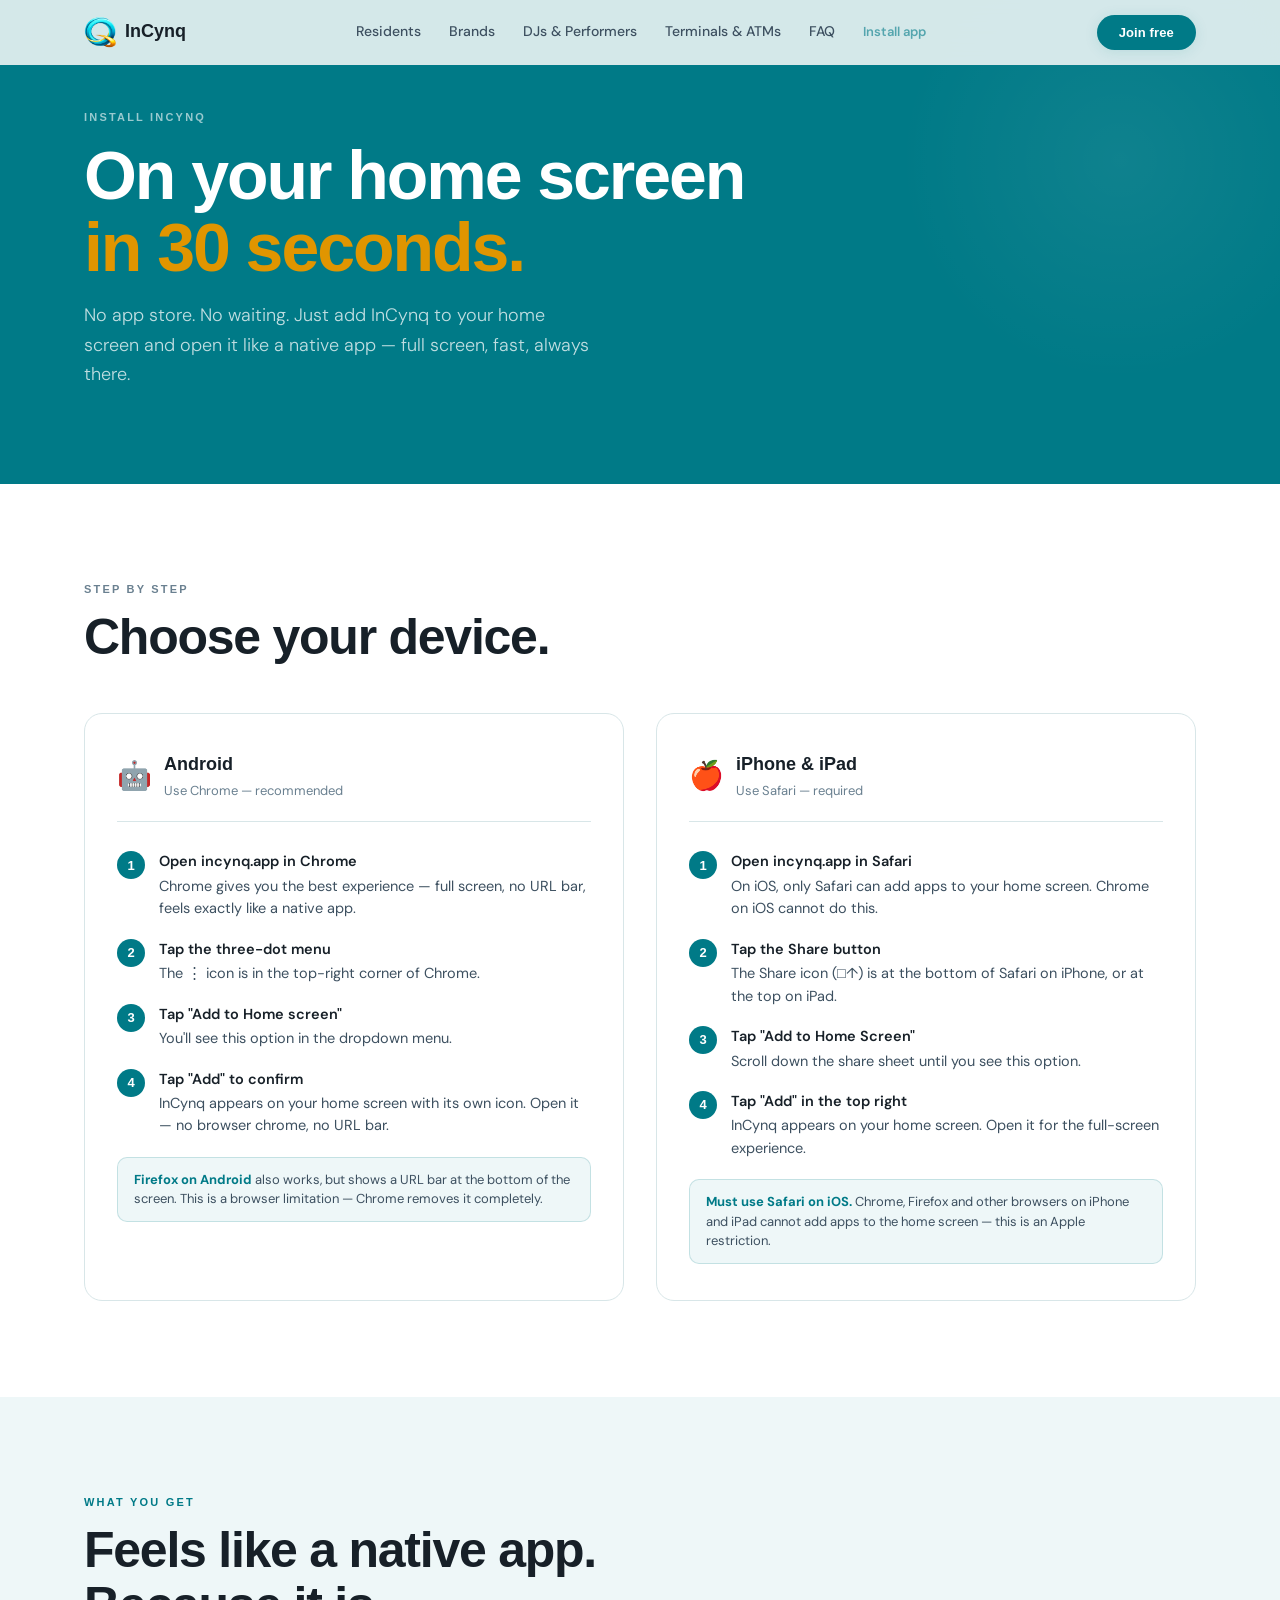
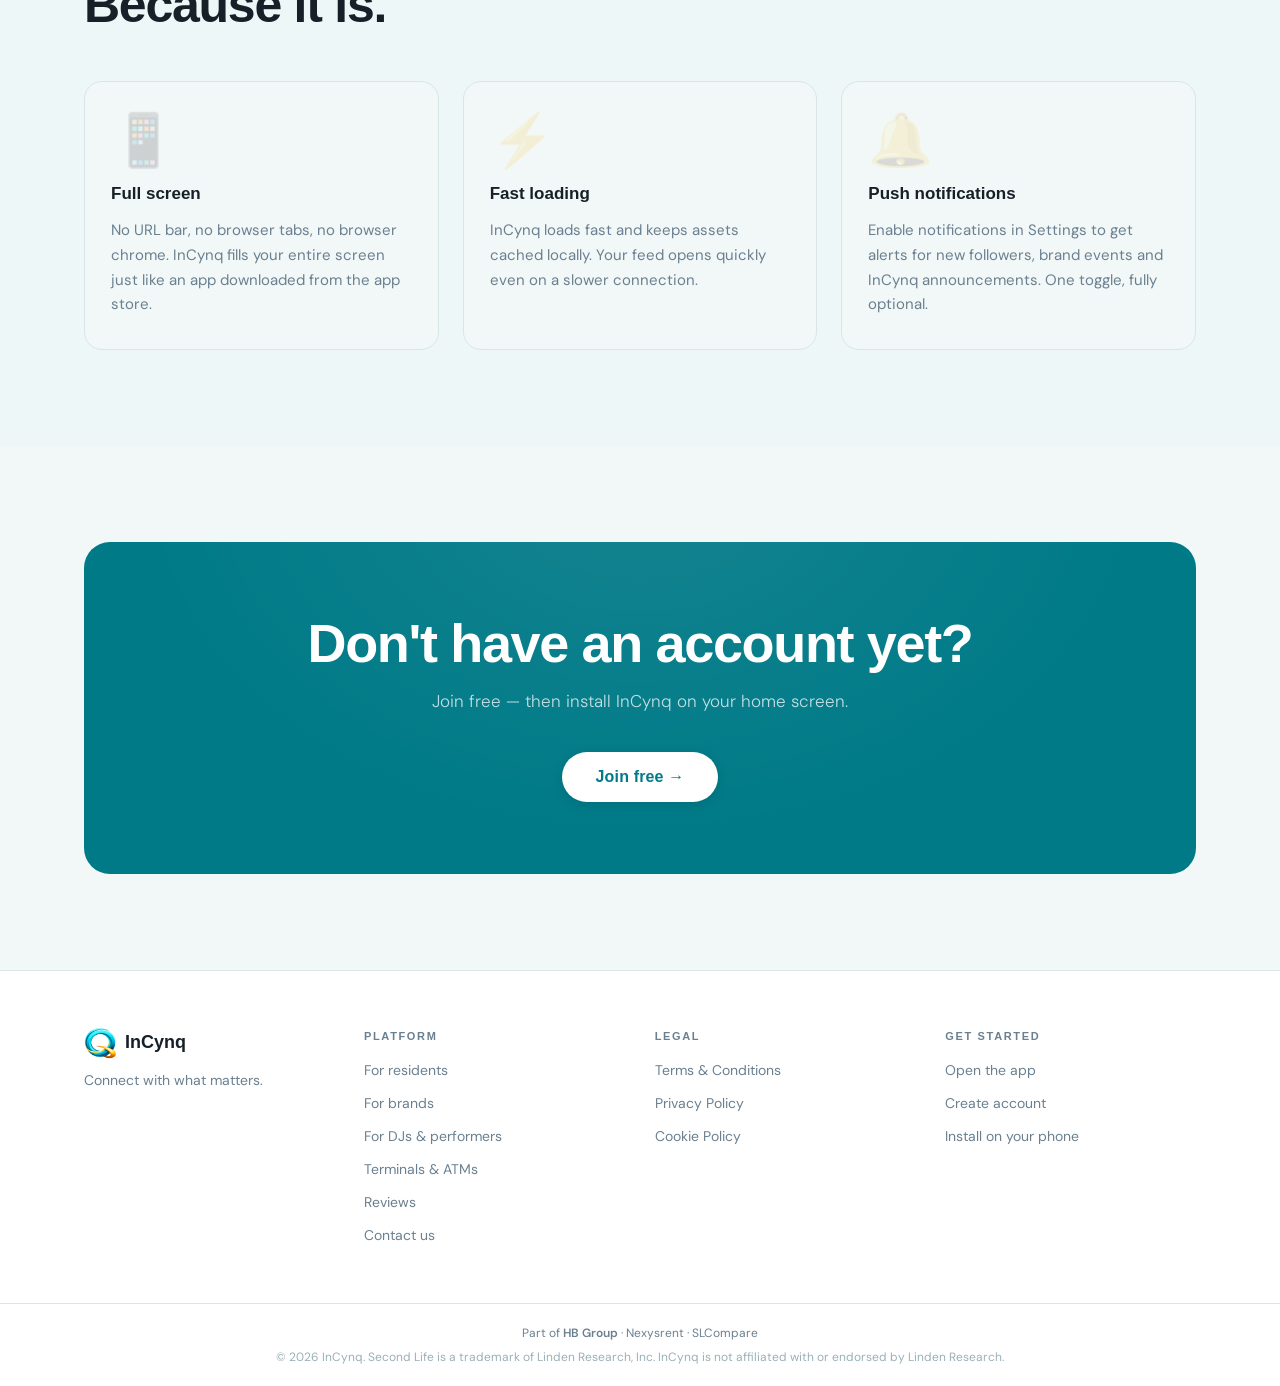
<file: install.html>
<!DOCTYPE html>
<html lang="en">
<head>
  <meta charset="UTF-8">
  <meta name="viewport" content="width=device-width, initial-scale=1.0">
  <title>Install InCynq: Add the App to Your Home Screen</title>
  <meta name="description" content="Install InCynq on your phone in seconds. No app store needed — just add it to your home screen and open it like a native app.">
  <link rel="canonical" href="https://incynq.net/install">

  <!-- Social sharing (Open Graph + Twitter/X) -->
  <meta property="og:site_name" content="InCynq">
  <meta property="og:type" content="website">
  <meta property="og:title" content="Install InCynq: Add the App to Your Home Screen">
  <meta property="og:description" content="Install InCynq on your phone in seconds. No app store needed — just add it to your home screen and open it like a native app.">
  <meta property="og:url" content="https://incynq.net/install">
  <meta property="og:image" content="https://incynq.net/assets/og-image.jpg">
  <meta property="og:image:width" content="1200">
  <meta property="og:image:height" content="630">
  <meta property="og:image:alt" content="InCynq — Connect with what matters">
  <meta name="twitter:card" content="summary_large_image">
  <meta name="twitter:title" content="Install InCynq: Add the App to Your Home Screen">
  <meta name="twitter:description" content="Install InCynq on your phone in seconds. No app store needed — just add it to your home screen and open it like a native app.">
  <meta name="twitter:image" content="https://incynq.net/assets/og-image.jpg">
  <link rel="preconnect" href="https://fonts.googleapis.com">
  <link rel="preconnect" href="https://fonts.gstatic.com" crossorigin>
  <link href="https://fonts.googleapis.com/css2?family=Bricolage+Grotesque:opsz,wght@12..96,400;12..96,600;12..96,700;12..96,800&family=DM+Sans:ital,opsz,wght@0,9..40,300;0,9..40,400;0,9..40,500;0,9..40,600;1,9..40,300&display=swap" rel="stylesheet">
  <link rel="stylesheet" href="css/style.css">
  <link rel="stylesheet" href="css/inner.css">
</head>
<body>

  <header class="nav-header" id="navHeader">
    <div class="container nav-container">
      <a href="/" class="nav-logo" aria-label="InCynq home">
        <img src="assets/q-logo.png" alt="InCynq logo" class="logo-img">
        <span class="logo-text">InCynq</span>
      </a>
      <nav class="nav-links" id="navLinks" aria-label="Main navigation">
        <a href="residents.html">Residents</a>
        <a href="brands.html">Brands</a>
        <a href="performers.html">DJs &amp; Performers</a>
        <a href="devices.html">Terminals &amp; ATMs</a>
        <a href="faq.html">FAQ</a>
        <a href="install.html" class="nav-link-subtle nav-active">Install app</a>
      </nav>
      <div class="nav-actions">
        <a href="https://incynq.app" class="btn btn-primary nav-cta" target="_blank" rel="noopener">Join free</a>
        <button class="nav-toggle" id="navToggle" aria-label="Toggle menu" aria-expanded="false">
          <span></span><span></span><span></span>
        </button>
      </div>
    </div>
  </header>

  <main>

    <section class="page-header">
      <div class="container">
        <p class="page-header-eyebrow">Install InCynq</p>
        <h1 class="page-header-headline">
          On your home screen<br>
          <em>in 30 seconds.</em>
        </h1>
        <p class="page-header-sub">
          No app store. No waiting. Just add InCynq to your home screen and open it like a native app — full screen, fast, always there.
        </p>
      </div>
    </section>


    <!-- INSTALL STEPS -->
    <section class="section section-white">
      <div class="container">
        <p class="section-eyebrow">Step by step</p>
        <h2 class="section-headline">Choose your device.</h2>

        <div class="install-platforms">

          <!-- ANDROID -->
          <div class="install-platform">
            <div class="install-platform-header">
              <div class="install-platform-icon">🤖</div>
              <div>
                <div class="install-platform-title">Android</div>
                <div class="install-platform-browser">Use Chrome — recommended</div>
              </div>
            </div>
            <div class="install-steps">
              <div class="install-step">
                <div class="install-step-num">1</div>
                <div class="install-step-text">
                  <strong>Open incynq.app in Chrome</strong>
                  Chrome gives you the best experience — full screen, no URL bar, feels exactly like a native app.
                </div>
              </div>
              <div class="install-step">
                <div class="install-step-num">2</div>
                <div class="install-step-text">
                  <strong>Tap the three-dot menu</strong>
                  The ⋮ icon is in the top-right corner of Chrome.
                </div>
              </div>
              <div class="install-step">
                <div class="install-step-num">3</div>
                <div class="install-step-text">
                  <strong>Tap "Add to Home screen"</strong>
                  You'll see this option in the dropdown menu.
                </div>
              </div>
              <div class="install-step">
                <div class="install-step-num">4</div>
                <div class="install-step-text">
                  <strong>Tap "Add" to confirm</strong>
                  InCynq appears on your home screen with its own icon. Open it — no browser chrome, no URL bar.
                </div>
              </div>
            </div>
            <div class="install-note">
              <strong>Firefox on Android</strong> also works, but shows a URL bar at the bottom of the screen. This is a browser limitation — Chrome removes it completely.
            </div>
          </div>

          <!-- IOS -->
          <div class="install-platform">
            <div class="install-platform-header">
              <div class="install-platform-icon">🍎</div>
              <div>
                <div class="install-platform-title">iPhone &amp; iPad</div>
                <div class="install-platform-browser">Use Safari — required</div>
              </div>
            </div>
            <div class="install-steps">
              <div class="install-step">
                <div class="install-step-num">1</div>
                <div class="install-step-text">
                  <strong>Open incynq.app in Safari</strong>
                  On iOS, only Safari can add apps to your home screen. Chrome on iOS cannot do this.
                </div>
              </div>
              <div class="install-step">
                <div class="install-step-num">2</div>
                <div class="install-step-text">
                  <strong>Tap the Share button</strong>
                  The Share icon (□↑) is at the bottom of Safari on iPhone, or at the top on iPad.
                </div>
              </div>
              <div class="install-step">
                <div class="install-step-num">3</div>
                <div class="install-step-text">
                  <strong>Tap "Add to Home Screen"</strong>
                  Scroll down the share sheet until you see this option.
                </div>
              </div>
              <div class="install-step">
                <div class="install-step-num">4</div>
                <div class="install-step-text">
                  <strong>Tap "Add" in the top right</strong>
                  InCynq appears on your home screen. Open it for the full-screen experience.
                </div>
              </div>
            </div>
            <div class="install-note">
              <strong>Must use Safari on iOS.</strong> Chrome, Firefox and other browsers on iPhone and iPad cannot add apps to the home screen — this is an Apple restriction.
            </div>
          </div>

        </div>
      </div>
    </section>


    <!-- WHAT YOU GET -->
    <section class="section section-teal-light">
      <div class="container">
        <p class="section-eyebrow eyebrow-teal">What you get</p>
        <h2 class="section-headline">Feels like a native app.<br>Because it is.</h2>
        <div class="steps-grid">
          <div class="step-card">
            <div class="step-card-num">📱</div>
            <h3>Full screen</h3>
            <p>No URL bar, no browser tabs, no browser chrome. InCynq fills your entire screen just like an app downloaded from the app store.</p>
          </div>
          <div class="step-card">
            <div class="step-card-num">⚡</div>
            <h3>Fast loading</h3>
            <p>InCynq loads fast and keeps assets cached locally. Your feed opens quickly even on a slower connection.</p>
          </div>
          <div class="step-card">
            <div class="step-card-num">🔔</div>
            <h3>Push notifications</h3>
            <p>Enable notifications in Settings to get alerts for new followers, brand events and InCynq announcements. One toggle, fully optional.</p>
          </div>
        </div>
      </div>
    </section>


    <!-- CTA -->
    <section class="section cta-section">
      <div class="container">
        <div class="cta-card">
          <h2 class="cta-headline">Don't have an account yet?</h2>
          <p class="cta-sub">Join free — then install InCynq on your home screen.</p>
          <div class="cta-buttons">
            <a href="https://incynq.app" class="btn btn-white btn-xl" target="_blank" rel="noopener">Join free →</a>
          </div>
        </div>
      </div>
    </section>

  </main>

  <footer class="site-footer">
    <div class="container footer-inner">
      <div class="footer-brand">
        <a href="/" class="nav-logo" aria-label="InCynq home">
          <img src="assets/q-logo.png" alt="InCynq logo" class="logo-img">
          <span class="logo-text">InCynq</span>
        </a>
        <p class="footer-tagline">Connect with what matters.</p>
      </div>
      <nav class="footer-links" aria-label="Footer navigation">
        <div class="footer-col">
          <p class="footer-col-title">Platform</p>
          <a href="residents.html">For residents</a>
          <a href="brands.html">For brands</a>
          <a href="performers.html">For DJs &amp; performers</a>
          <a href="devices.html">Terminals &amp; ATMs</a>
          <a href="reviews.html">Reviews</a>
          <a href="contact.html">Contact us</a>
        </div>
        <div class="footer-col">
          <p class="footer-col-title">Legal</p>
          <a href="terms.html">Terms &amp; Conditions</a>
          <a href="privacy.html">Privacy Policy</a>
          <a href="cookies.html">Cookie Policy</a>
        </div>
        <div class="footer-col">
          <p class="footer-col-title">Get started</p>
          <a href="https://incynq.app" target="_blank" rel="noopener">Open the app</a>
          <a href="https://incynq.app" target="_blank" rel="noopener">Create account</a>
          <a href="install.html">Install on your phone</a>
        </div>
      </nav>
    </div>
    <div class="footer-bottom">
      <div class="container">
        <p class="footer-group">Part of <a href="https://sites.google.com/view/hbgroup-sl" target="_blank" rel="noopener">HB Group</a> · <a href="https://nexysrent.com" target="_blank" rel="noopener">Nexysrent</a> · <a href="https://slcompare.com" target="_blank" rel="noopener">SLCompare</a></p>
        <p>© 2026 InCynq. Second Life is a trademark of Linden Research, Inc. InCynq is not affiliated with or endorsed by Linden Research.</p>
      </div>
    </div>
  </footer>

  <script src="js/main.js"></script>
</body>
</html>
</file>
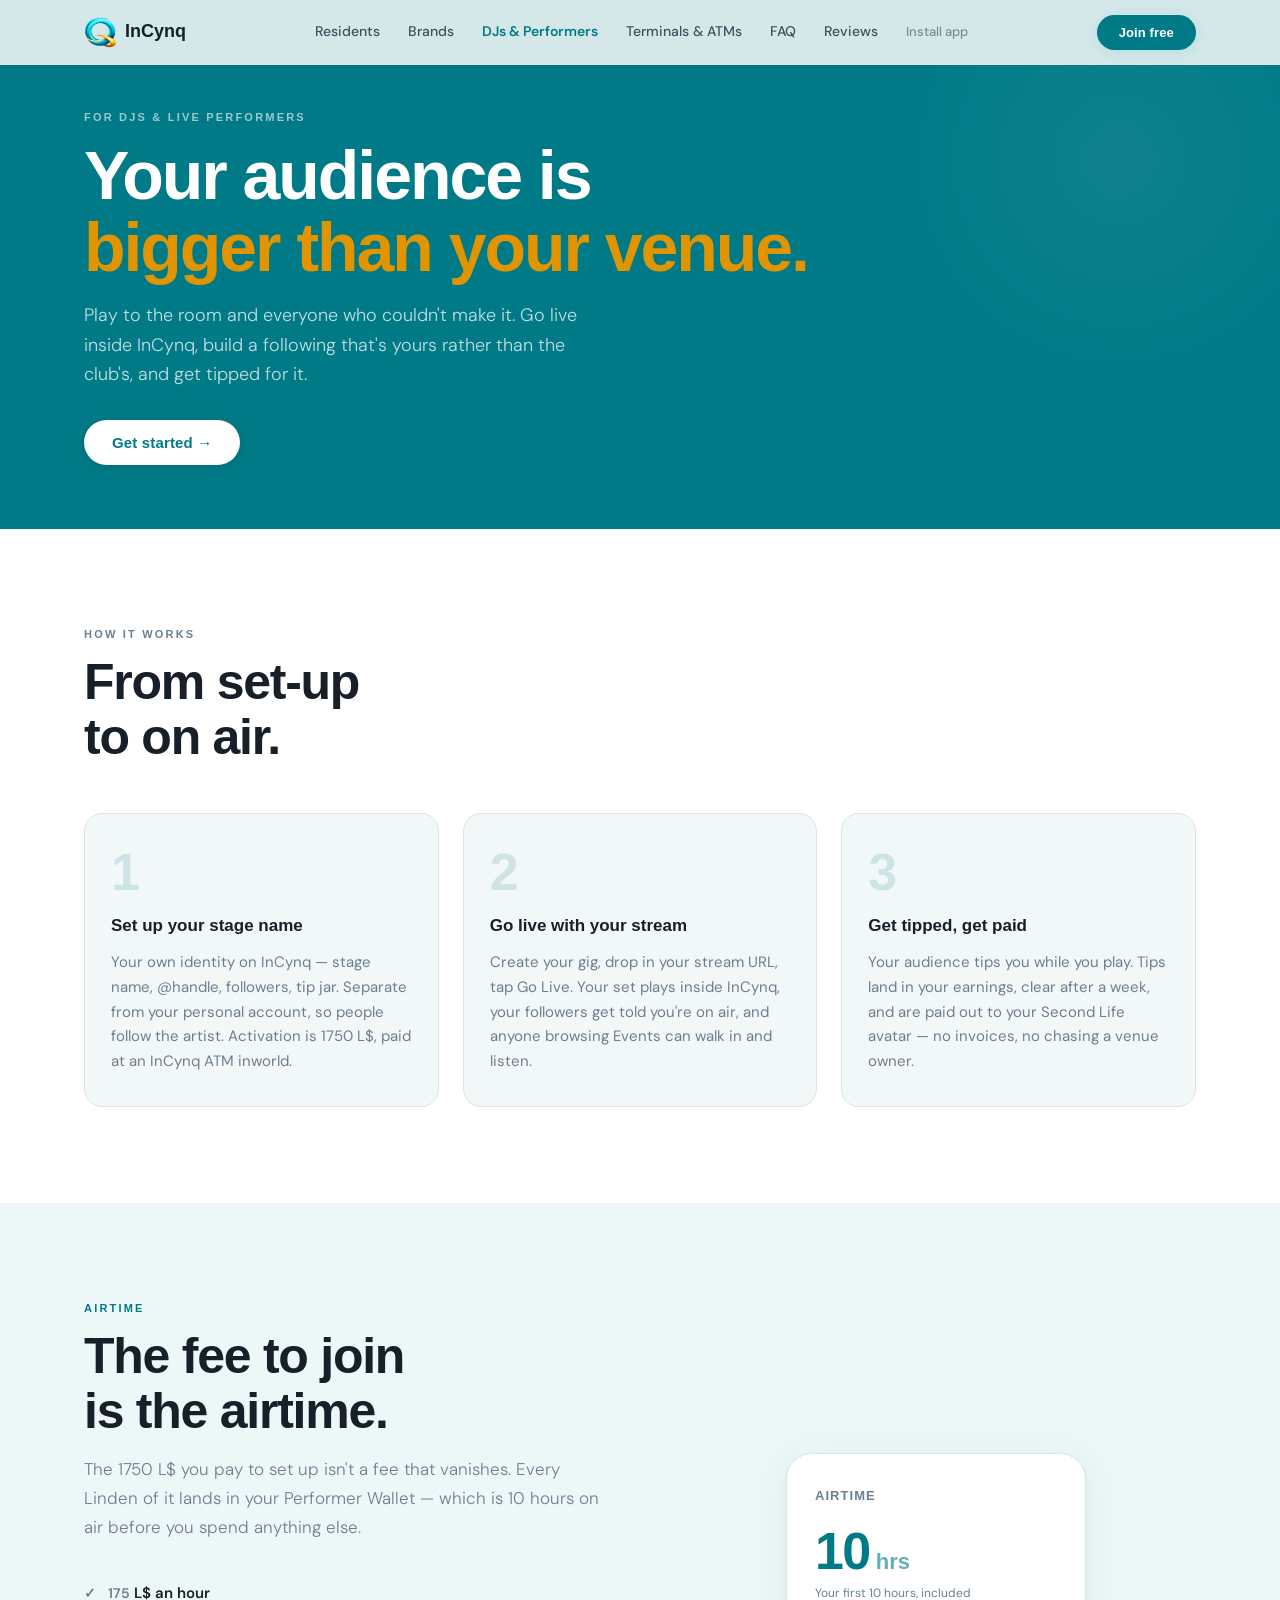
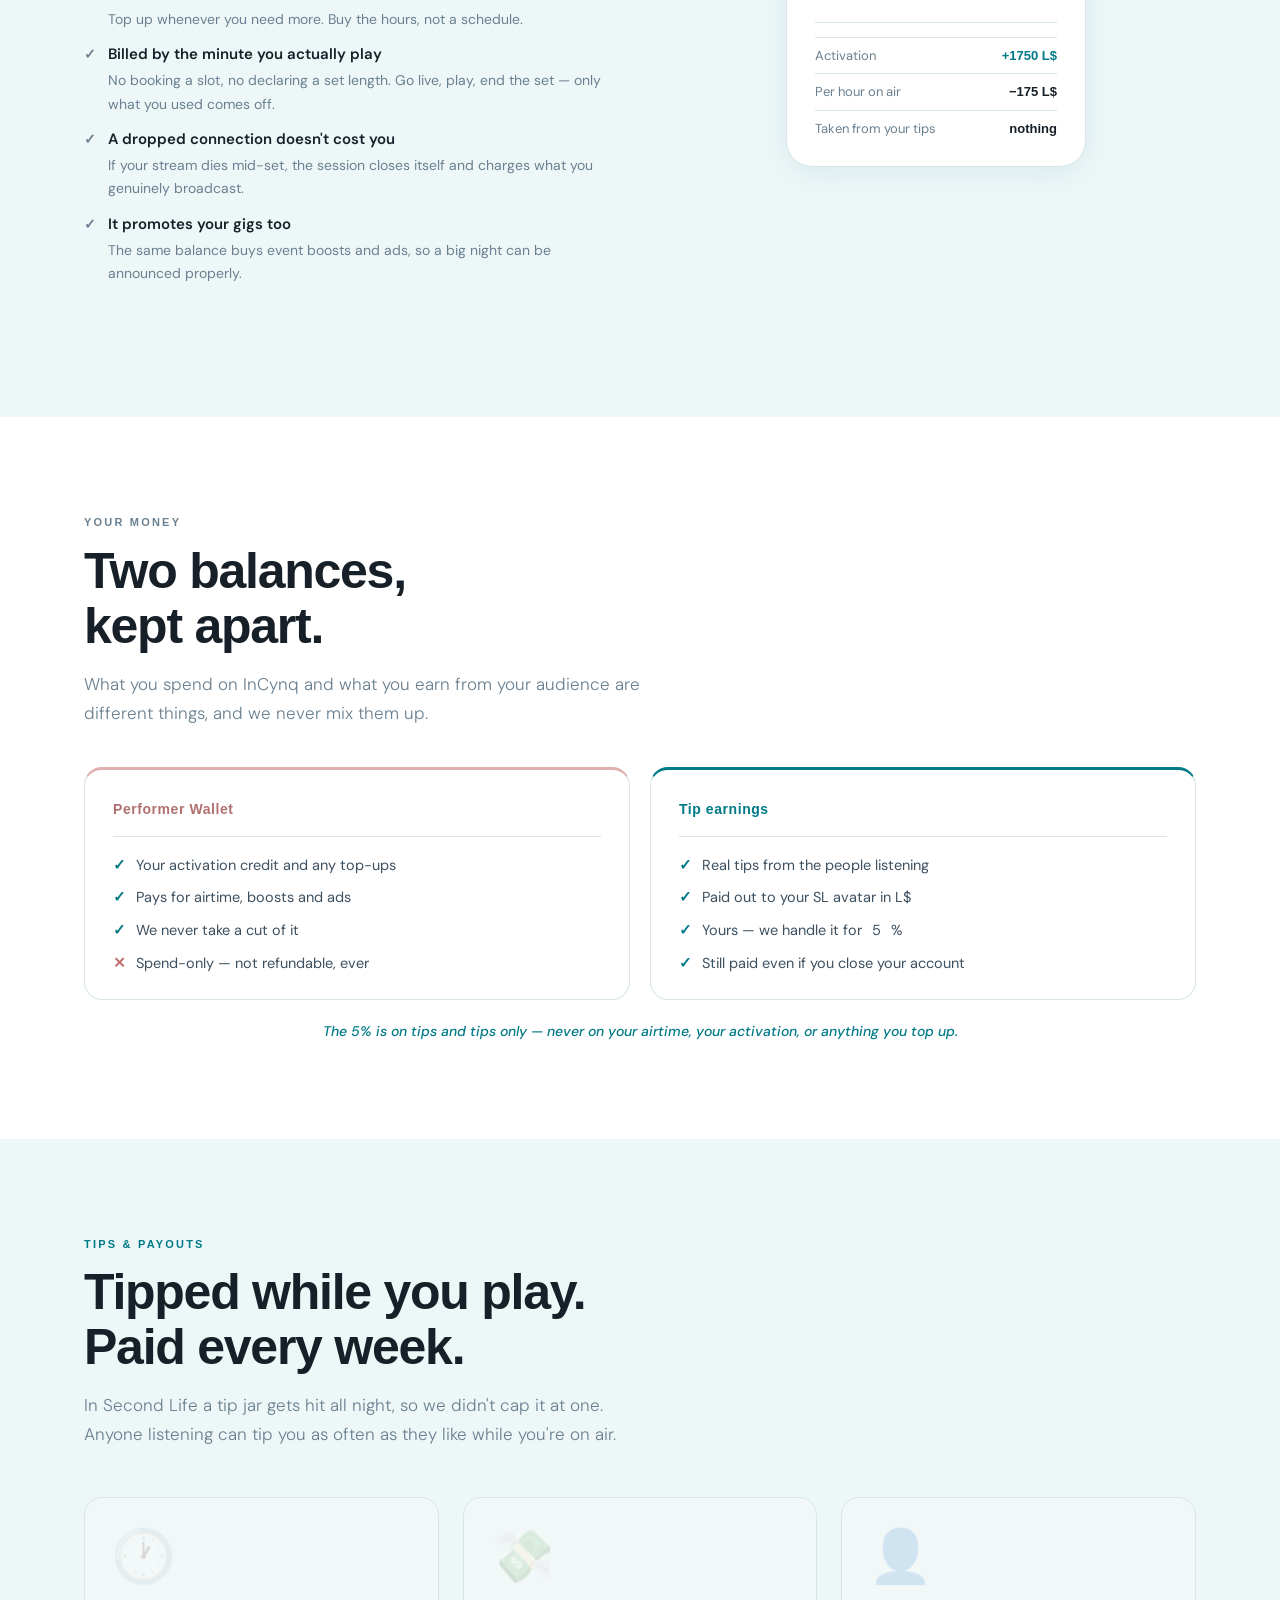
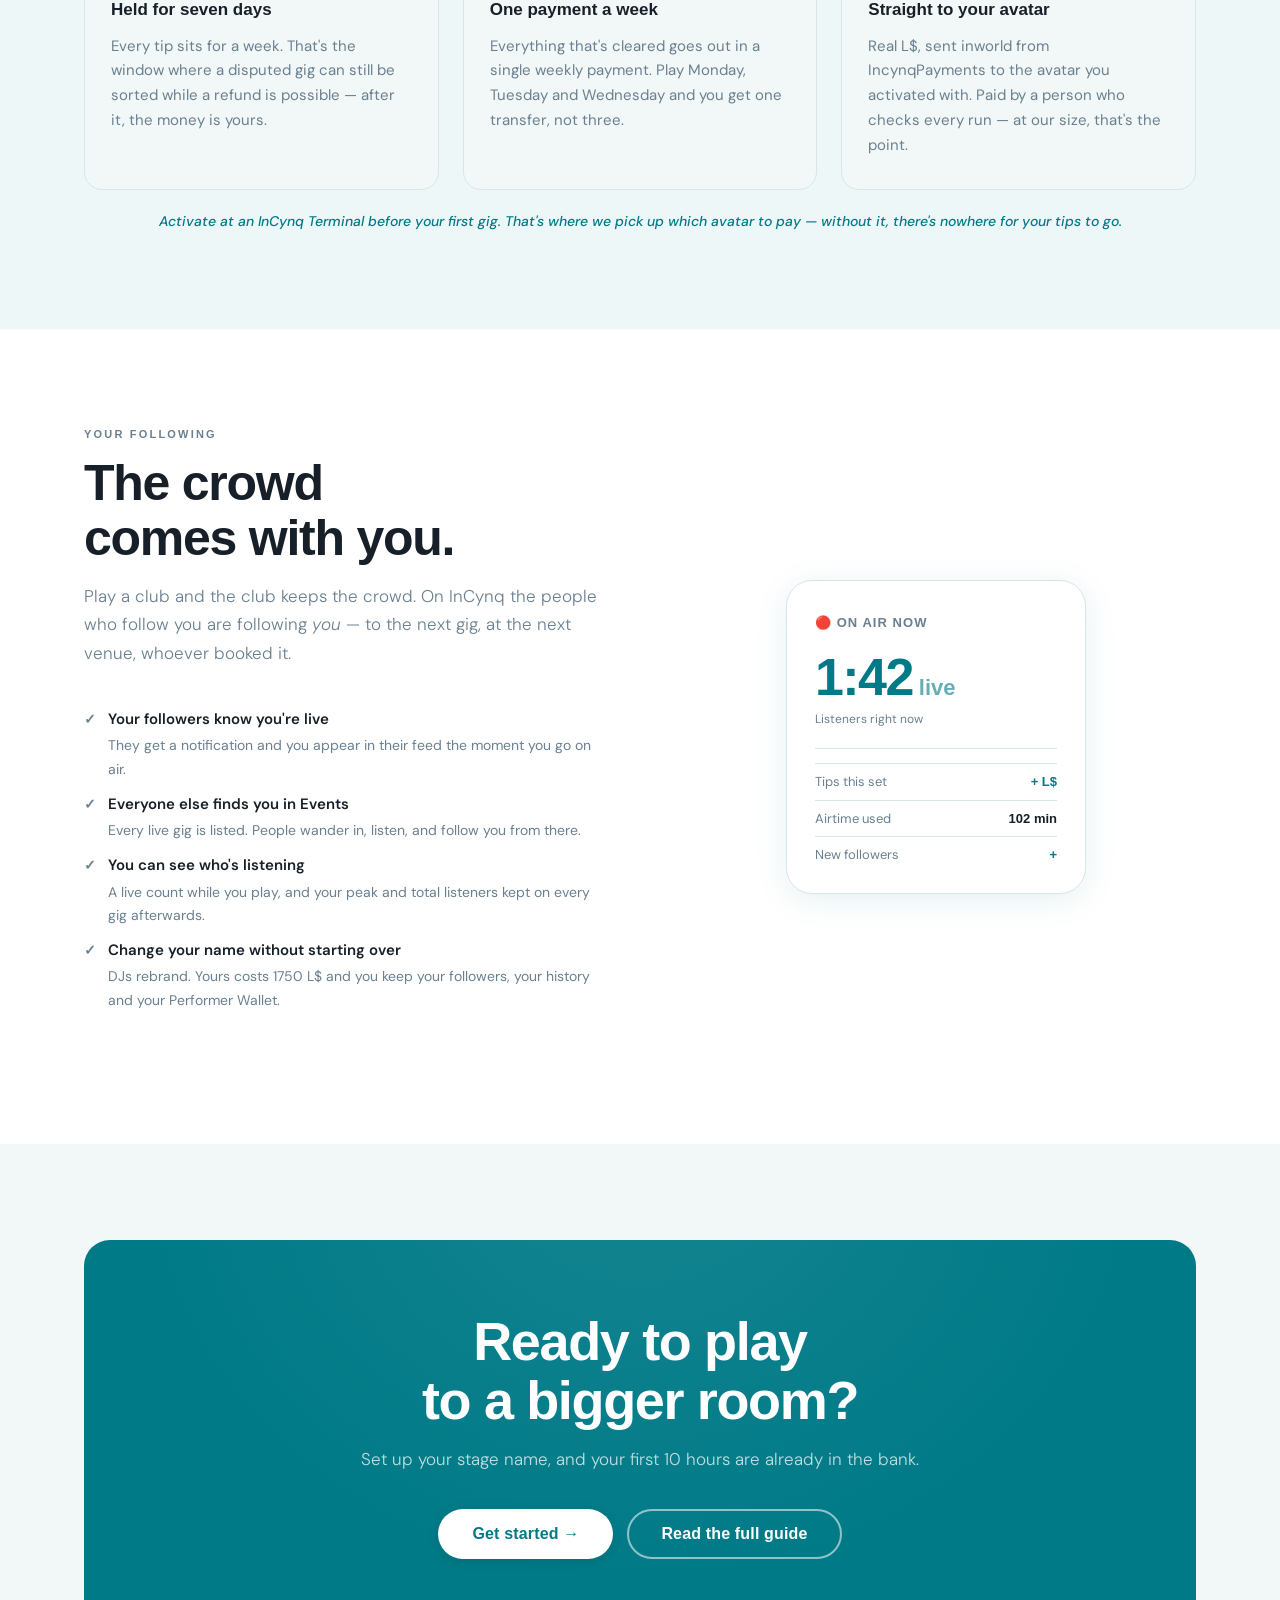
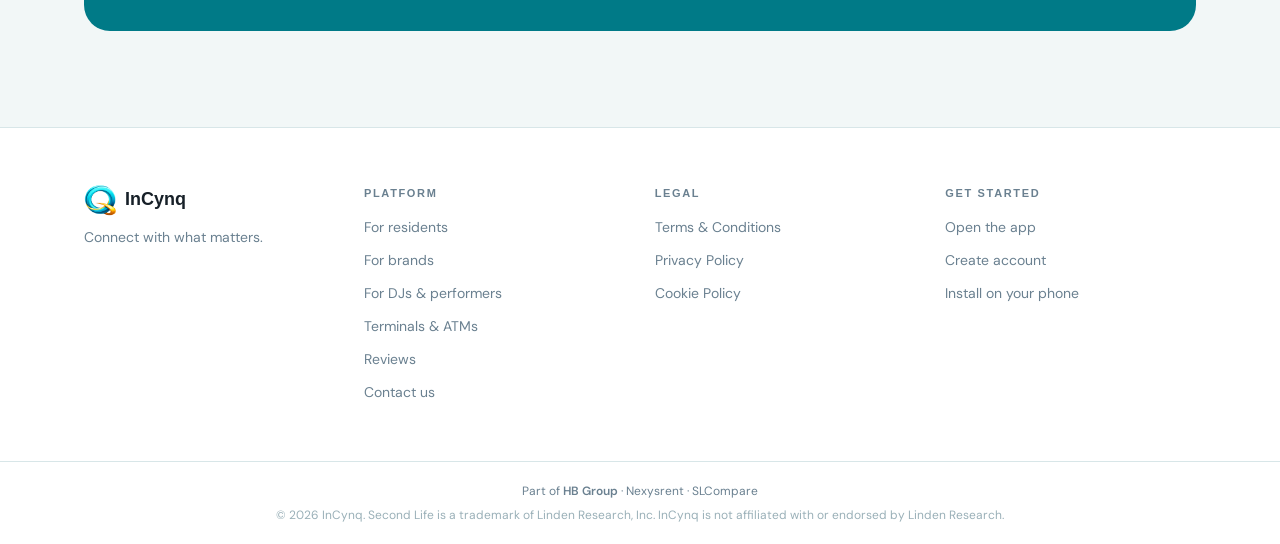
<file: performers.html>
<!DOCTYPE html>
<html lang="en">
<head>
  <meta charset="UTF-8">
  <meta name="viewport" content="width=device-width, initial-scale=1.0">
  <title>InCynq for DJs &amp; Live Performers: Go Live in Second Life</title>
  <meta name="description" content="Go live inside InCynq, build a following that's yours, and get tipped. Your audience is bigger than your venue.">
  <link rel="canonical" href="https://incynq.net/performers">

  <!-- Social sharing (Open Graph + Twitter/X) -->
  <meta property="og:site_name" content="InCynq">
  <meta property="og:type" content="website">
  <meta property="og:title" content="InCynq for DJs &amp; Live Performers: Go Live in Second Life">
  <meta property="og:description" content="Go live inside InCynq, build a following that&#x27;s yours, and get tipped. Your audience is bigger than your venue.">
  <meta property="og:url" content="https://incynq.net/performers">
  <meta property="og:image" content="https://incynq.net/assets/og-image.jpg">
  <meta property="og:image:width" content="1200">
  <meta property="og:image:height" content="630">
  <meta property="og:image:alt" content="InCynq — Connect with what matters">
  <meta name="twitter:card" content="summary_large_image">
  <meta name="twitter:title" content="InCynq for DJs &amp; Live Performers: Go Live in Second Life">
  <meta name="twitter:description" content="Go live inside InCynq, build a following that&#x27;s yours, and get tipped. Your audience is bigger than your venue.">
  <meta name="twitter:image" content="https://incynq.net/assets/og-image.jpg">

  <link rel="preconnect" href="https://fonts.googleapis.com">
  <link rel="preconnect" href="https://fonts.gstatic.com" crossorigin>
  <link href="https://fonts.googleapis.com/css2?family=Bricolage+Grotesque:opsz,wght@12..96,400;12..96,600;12..96,700;12..96,800&family=DM+Sans:ital,opsz,wght@0,9..40,300;0,9..40,400;0,9..40,500;0,9..40,600;1,9..40,300&display=swap" rel="stylesheet">

  <link rel="stylesheet" href="css/style.css">
  <link rel="stylesheet" href="css/inner.css">
</head>
<body>

  <!-- NAV -->
  <header class="nav-header" id="navHeader">
    <div class="container nav-container">
      <a href="/" class="nav-logo" aria-label="InCynq home">
        <img src="assets/q-logo.png" alt="InCynq logo" class="logo-img">
        <span class="logo-text">InCynq</span>
      </a>
      <nav class="nav-links" id="navLinks" aria-label="Main navigation">
        <a href="residents.html">Residents</a>
        <a href="brands.html">Brands</a>
        <a href="performers.html" class="nav-active">DJs &amp; Performers</a>
        <a href="devices.html">Terminals &amp; ATMs</a>
        <a href="faq.html">FAQ</a>
        <a href="reviews.html">Reviews</a>
        <a href="install.html" class="nav-link-subtle">Install app</a>
      </nav>
      <div class="nav-actions">
        <a href="https://incynq.app" class="btn btn-primary nav-cta" target="_blank" rel="noopener">Join free</a>
        <button class="nav-toggle" id="navToggle" aria-label="Toggle menu" aria-expanded="false">
          <span></span><span></span><span></span>
        </button>
      </div>
    </div>
  </header>

  <main>

    <!-- PAGE HEADER -->
    <section class="page-header">
      <div class="container">
        <p class="page-header-eyebrow">For DJs &amp; live performers</p>
        <h1 class="page-header-headline">
          Your audience is<br>
          <em>bigger than your venue.</em>
        </h1>
        <p class="page-header-sub">
          Play to the room and everyone who couldn't make it. Go live inside InCynq, build a following that's yours rather than the club's, and get tipped for it.
        </p>
        <a href="https://incynq.app" class="btn btn-white btn-lg" target="_blank" rel="noopener">Get started →</a>
      </div>
    </section>


    <!-- HOW IT WORKS -->
    <section class="section section-white" id="how-it-works">
      <div class="container">
        <p class="section-eyebrow">How it works</p>
        <h2 class="section-headline">From set-up<br>to on air.</h2>

        <div class="steps-grid">

          <div class="step-card">
            <div class="step-card-num">1</div>
            <h3>Set up your stage name</h3>
            <p>Your own identity on InCynq — stage name, @handle, followers, tip jar. Separate from your personal account, so people follow the artist. Activation is <span data-price="performer_activation_price">1750</span> L$, paid at an InCynq ATM inworld.</p>
          </div>

          <div class="step-card">
            <div class="step-card-num">2</div>
            <h3>Go live with your stream</h3>
            <p>Create your gig, drop in your stream URL, tap Go Live. Your set plays inside InCynq, your followers get told you're on air, and anyone browsing Events can walk in and listen.</p>
          </div>

          <div class="step-card">
            <div class="step-card-num">3</div>
            <h3>Get tipped, get paid</h3>
            <p>Your audience tips you while you play. Tips land in your earnings, clear after a week, and are paid out to your Second Life avatar — no invoices, no chasing a venue owner.</p>
          </div>

        </div>
      </div>
    </section>


    <!-- ACTIVATION IS AIRTIME -->
    <section class="section section-teal-light" id="airtime">
      <div class="container">
        <div class="split-layout">

          <div class="split-text">
            <p class="section-eyebrow eyebrow-teal">Airtime</p>
            <h2 class="section-headline">The fee to join<br>is the airtime.</h2>
            <p class="section-sub">
              The <span data-price="performer_activation_price">1750</span> L$ you pay to set up isn't a fee that vanishes. Every Linden of it lands in your Performer Wallet — which is 10 hours on air before you spend anything else.
            </p>

            <ul class="feature-list">
              <li>
                <span class="feature-tick">✓</span>
                <div>
                  <strong><span data-price="broadcast_hour_price">175</span> L$ an hour</strong>
                  <span>Top up whenever you need more. Buy the hours, not a schedule.</span>
                </div>
              </li>
              <li>
                <span class="feature-tick">✓</span>
                <div>
                  <strong>Billed by the minute you actually play</strong>
                  <span>No booking a slot, no declaring a set length. Go live, play, end the set — only what you used comes off.</span>
                </div>
              </li>
              <li>
                <span class="feature-tick">✓</span>
                <div>
                  <strong>A dropped connection doesn't cost you</strong>
                  <span>If your stream dies mid-set, the session closes itself and charges what you genuinely broadcast.</span>
                </div>
              </li>
              <li>
                <span class="feature-tick">✓</span>
                <div>
                  <strong>It promotes your gigs too</strong>
                  <span>The same balance buys event boosts and ads, so a big night can be announced properly.</span>
                </div>
              </li>
            </ul>
          </div>

          <div class="split-visual">
            <div class="wallet-mockup">
              <div class="wallet-header">
                <span class="wallet-title">Airtime</span>
              </div>
              <div class="wallet-balance">
                <span class="wallet-amount">10</span>
                <span class="wallet-currency">hrs</span>
              </div>
              <p class="wallet-label">Your first 10 hours, included</p>
              <div class="wallet-divider"></div>
              <div class="wallet-row">
                <span class="wallet-row-label">Activation</span>
                <span class="wallet-row-value positive">+<span data-price="performer_activation_price">1750</span> L$</span>
              </div>
              <div class="wallet-row">
                <span class="wallet-row-label">Per hour on air</span>
                <span class="wallet-row-value">−<span data-price="broadcast_hour_price">175</span> L$</span>
              </div>
              <div class="wallet-row">
                <span class="wallet-row-label">Taken from your tips</span>
                <span class="wallet-row-value">nothing</span>
              </div>
            </div>
          </div>

        </div>
      </div>
    </section>


    <!-- TWO POTS -->
    <section class="section section-white" id="money">
      <div class="container">
        <p class="section-eyebrow">Your money</p>
        <h2 class="section-headline">Two balances,<br>kept apart.</h2>
        <p class="section-sub">
          What you spend on InCynq and what you earn from your audience are different things, and we never mix them up.
        </p>

        <div class="compare-grid">
          <div class="compare-card compare-old">
            <p class="compare-card-title">Performer Wallet</p>
            <ul class="compare-list">
              <li><span class="compare-tick">✓</span> Your activation credit and any top-ups</li>
              <li><span class="compare-tick">✓</span> Pays for airtime, boosts and ads</li>
              <li><span class="compare-tick">✓</span> We never take a cut of it</li>
              <li><span class="compare-x">✕</span> Spend-only — not refundable, ever</li>
            </ul>
          </div>
          <div class="compare-card compare-new">
            <p class="compare-card-title">Tip earnings</p>
            <ul class="compare-list">
              <li><span class="compare-tick">✓</span> Real tips from the people listening</li>
              <li><span class="compare-tick">✓</span> Paid out to your SL avatar in L$</li>
              <li><span class="compare-tick">✓</span> Yours — we handle it for <span data-price="tip_platform_cut_pct">5</span>%</li>
              <li><span class="compare-tick">✓</span> Still paid even if you close your account</li>
            </ul>
          </div>
        </div>

        <p class="vs-note">The <span data-price="tip_platform_cut_pct">5</span>% is on tips and tips only — never on your airtime, your activation, or anything you top up.</p>
      </div>
    </section>


    <!-- TIPS & PAYOUTS -->
    <section class="section section-teal-light" id="payouts">
      <div class="container">
        <p class="section-eyebrow eyebrow-teal">Tips &amp; payouts</p>
        <h2 class="section-headline">Tipped while you play.<br>Paid every week.</h2>
        <p class="section-sub">
          In Second Life a tip jar gets hit all night, so we didn't cap it at one. Anyone listening can tip you as often as they like while you're on air.
        </p>

        <div class="steps-grid">

          <div class="step-card">
            <div class="step-card-num">🕐</div>
            <h3>Held for seven days</h3>
            <p>Every tip sits for a week. That's the window where a disputed gig can still be sorted while a refund is possible — after it, the money is yours.</p>
          </div>

          <div class="step-card">
            <div class="step-card-num">💸</div>
            <h3>One payment a week</h3>
            <p>Everything that's cleared goes out in a single weekly payment. Play Monday, Tuesday and Wednesday and you get one transfer, not three.</p>
          </div>

          <div class="step-card">
            <div class="step-card-num">👤</div>
            <h3>Straight to your avatar</h3>
            <p>Real L$, sent inworld from IncynqPayments to the avatar you activated with. Paid by a person who checks every run — at our size, that's the point.</p>
          </div>

        </div>

        <p class="vs-note">Activate at an InCynq Terminal before your first gig. That's where we pick up which avatar to pay — without it, there's nowhere for your tips to go.</p>
      </div>
    </section>


    <!-- FINDING AN AUDIENCE -->
    <section class="section section-white" id="audience">
      <div class="container">
        <div class="split-layout">

          <div class="split-text">
            <p class="section-eyebrow">Your following</p>
            <h2 class="section-headline">The crowd<br>comes with you.</h2>
            <p class="section-sub">
              Play a club and the club keeps the crowd. On InCynq the people who follow you are following <em>you</em> — to the next gig, at the next venue, whoever booked it.
            </p>

            <ul class="feature-list">
              <li>
                <span class="feature-tick">✓</span>
                <div>
                  <strong>Your followers know you're live</strong>
                  <span>They get a notification and you appear in their feed the moment you go on air.</span>
                </div>
              </li>
              <li>
                <span class="feature-tick">✓</span>
                <div>
                  <strong>Everyone else finds you in Events</strong>
                  <span>Every live gig is listed. People wander in, listen, and follow you from there.</span>
                </div>
              </li>
              <li>
                <span class="feature-tick">✓</span>
                <div>
                  <strong>You can see who's listening</strong>
                  <span>A live count while you play, and your peak and total listeners kept on every gig afterwards.</span>
                </div>
              </li>
              <li>
                <span class="feature-tick">✓</span>
                <div>
                  <strong>Change your name without starting over</strong>
                  <span>DJs rebrand. Yours costs <span data-price="performer_activation_price">1750</span> L$ and you keep your followers, your history and your Performer Wallet.</span>
                </div>
              </li>
            </ul>
          </div>

          <div class="split-visual">
            <div class="wallet-mockup">
              <div class="wallet-header">
                <span class="wallet-title">🔴 On air now</span>
              </div>
              <div class="wallet-balance">
                <span class="wallet-amount">1:42</span>
                <span class="wallet-currency">live</span>
              </div>
              <p class="wallet-label">Listeners right now</p>
              <div class="wallet-divider"></div>
              <div class="wallet-row">
                <span class="wallet-row-label">Tips this set</span>
                <span class="wallet-row-value positive">+ L$</span>
              </div>
              <div class="wallet-row">
                <span class="wallet-row-label">Airtime used</span>
                <span class="wallet-row-value">102 min</span>
              </div>
              <div class="wallet-row">
                <span class="wallet-row-label">New followers</span>
                <span class="wallet-row-value positive">+</span>
              </div>
            </div>
          </div>

        </div>
      </div>
    </section>


    <!-- FINAL CTA -->
    <section class="section cta-section">
      <div class="container">
        <div class="cta-card">
          <h2 class="cta-headline">Ready to play<br>to a bigger room?</h2>
          <p class="cta-sub">Set up your stage name, and your first 10 hours are already in the bank.</p>
          <div class="cta-buttons">
            <a href="https://incynq.app" class="btn btn-white btn-xl" target="_blank" rel="noopener">Get started →</a>
            <a href="faq.html" class="btn btn-outline-white btn-xl">Read the full guide</a>
          </div>
        </div>
      </div>
    </section>

  </main>


  <!-- FOOTER -->
  <footer class="site-footer">
    <div class="container footer-inner">
      <div class="footer-brand">
        <a href="/" class="nav-logo" aria-label="InCynq home">
          <img src="assets/q-logo.png" alt="InCynq logo" class="logo-img">
          <span class="logo-text">InCynq</span>
        </a>
        <p class="footer-tagline">Connect with what matters.</p>
      </div>
      <nav class="footer-links" aria-label="Footer navigation">
        <div class="footer-col">
          <p class="footer-col-title">Platform</p>
          <a href="residents.html">For residents</a>
          <a href="brands.html">For brands</a>
          <a href="performers.html">For DJs &amp; performers</a>
          <a href="devices.html">Terminals &amp; ATMs</a>
          <a href="reviews.html">Reviews</a>
          <a href="contact.html">Contact us</a>
        </div>
        <div class="footer-col">
          <p class="footer-col-title">Legal</p>
          <a href="terms.html">Terms &amp; Conditions</a>
          <a href="privacy.html">Privacy Policy</a>
          <a href="cookies.html">Cookie Policy</a>
        </div>
        <div class="footer-col">
          <p class="footer-col-title">Get started</p>
          <a href="https://incynq.app" target="_blank" rel="noopener">Open the app</a>
          <a href="https://incynq.app" target="_blank" rel="noopener">Create account</a>
          <a href="install.html">Install on your phone</a>
        </div>
      </nav>
    </div>
    <div class="footer-bottom">
      <div class="container">
        <p class="footer-group">Part of <a href="https://sites.google.com/view/hbgroup-sl" target="_blank" rel="noopener">HB Group</a> · <a href="https://nexysrent.com" target="_blank" rel="noopener">Nexysrent</a> · <a href="https://slcompare.com" target="_blank" rel="noopener">SLCompare</a></p>
        <p>© 2026 InCynq. Second Life is a trademark of Linden Research, Inc. InCynq is not affiliated with or endorsed by Linden Research.</p>
      </div>
    </div>
  </footer>

  <script src="js/main.js"></script>
  <script src="js/prices.js"></script>
</body>
</html>
</file>
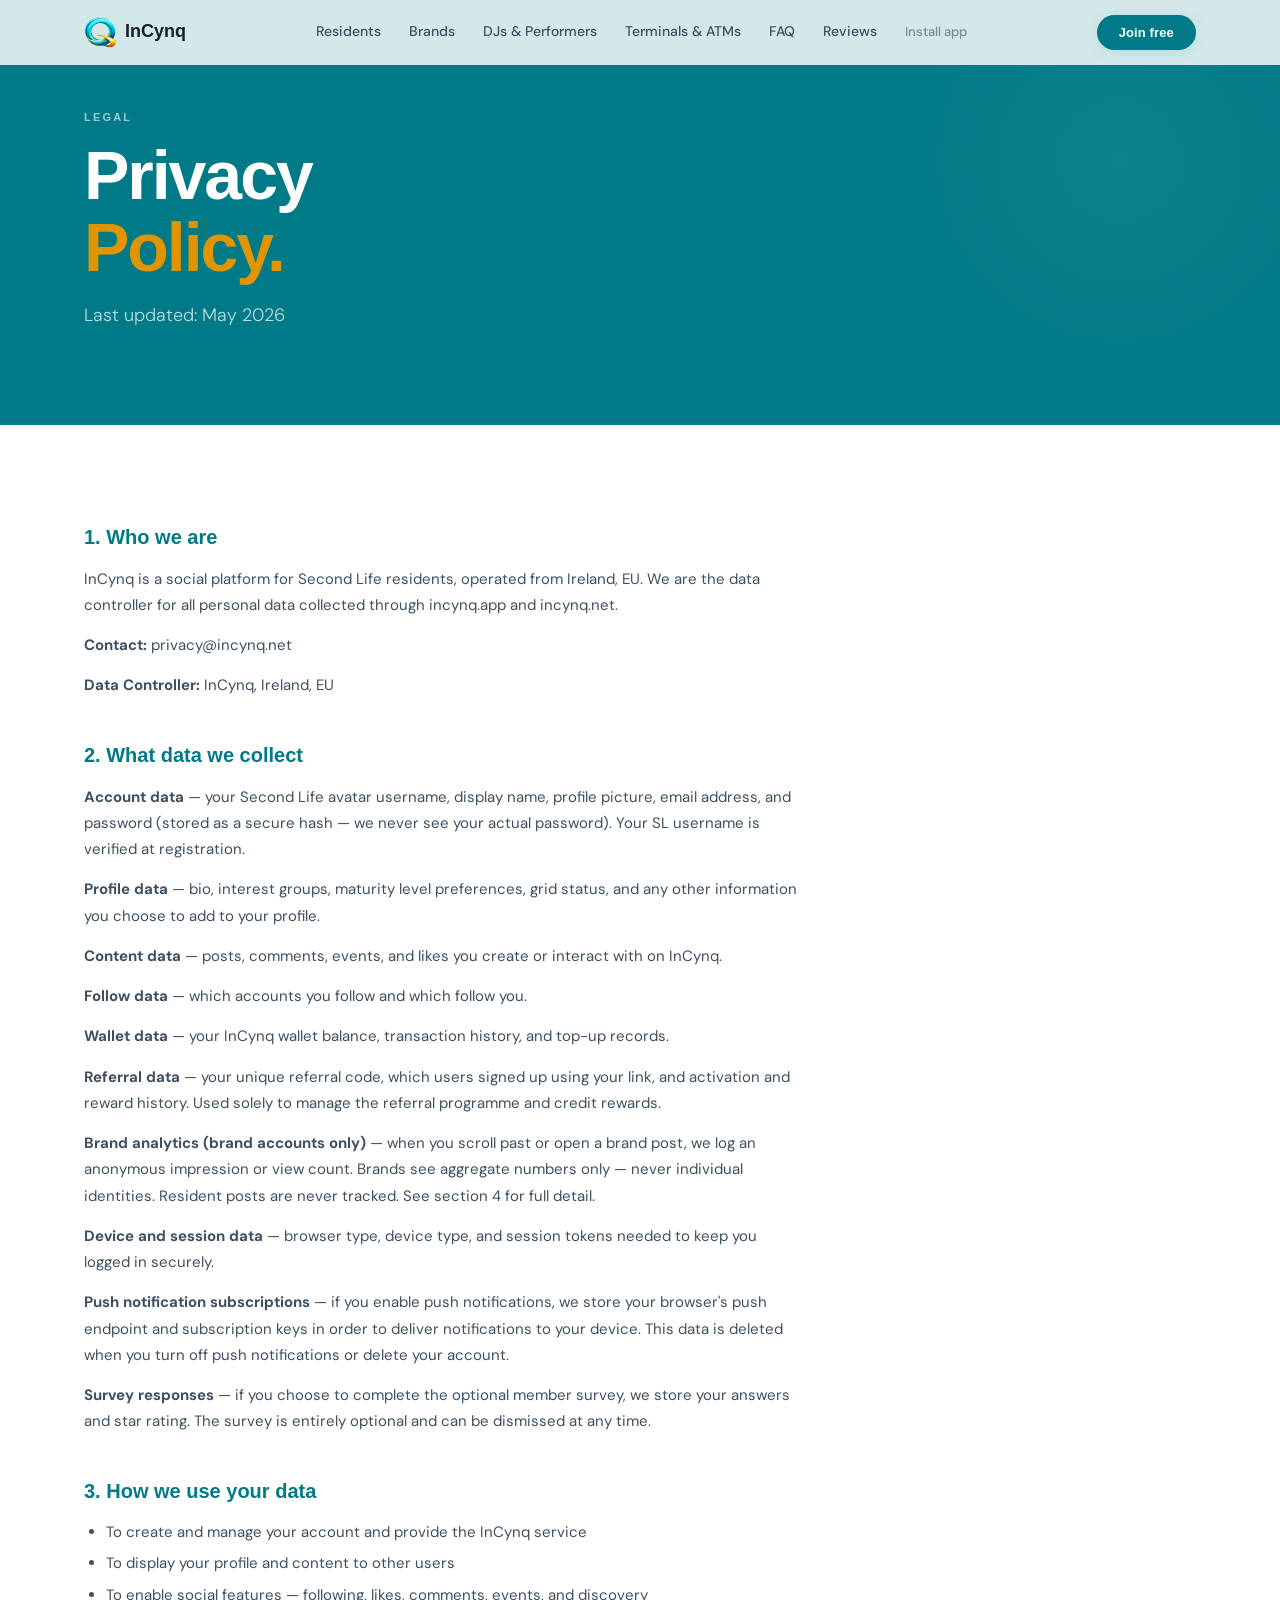
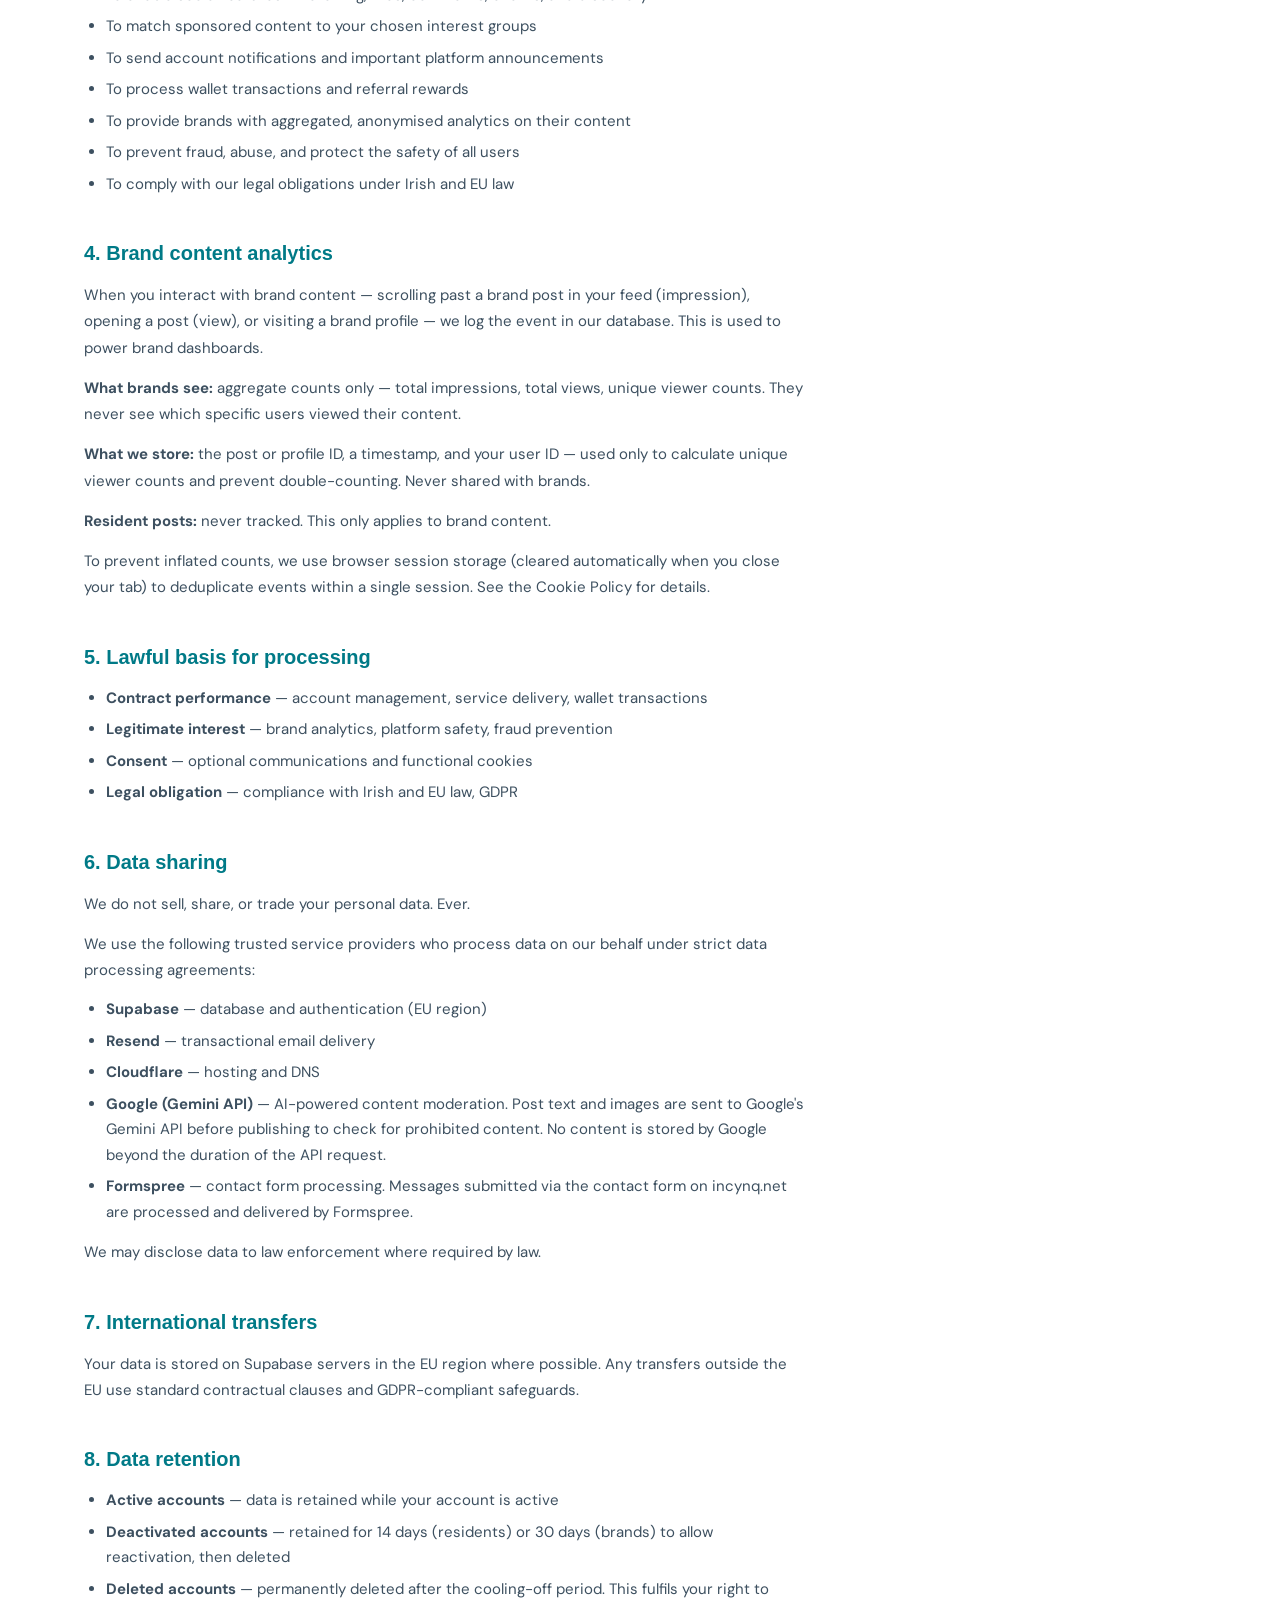
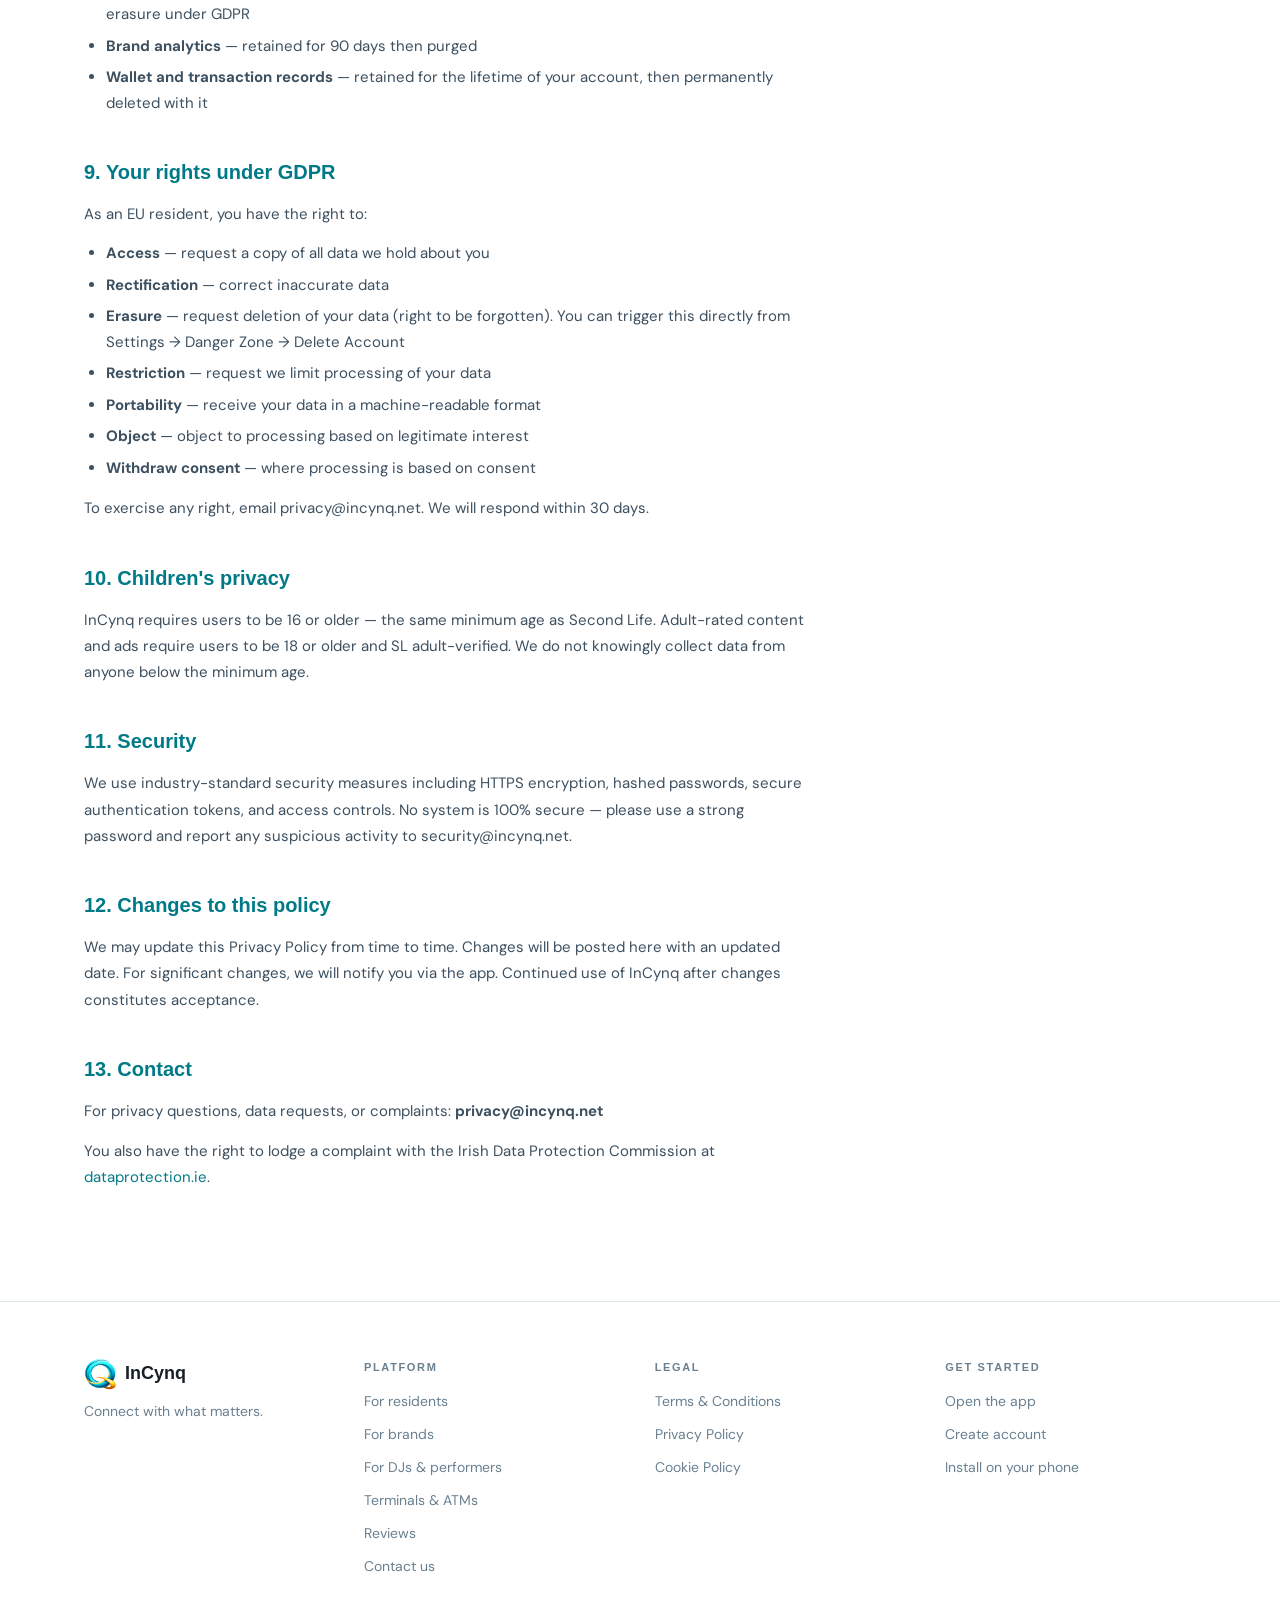
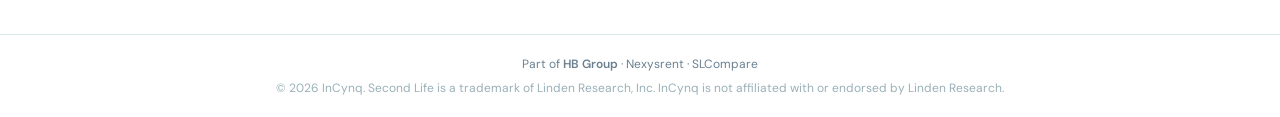
<file: privacy.html>
<!DOCTYPE html>
<html lang="en">
<head>
  <meta charset="UTF-8">
  <meta name="viewport" content="width=device-width, initial-scale=1.0">
  <title>Privacy Policy — InCynq</title>
  <meta name="description" content="InCynq Privacy Policy — how we collect, use, and protect your data.">
  <link rel="canonical" href="https://incynq.net/privacy">

  <!-- Social sharing (Open Graph + Twitter/X) -->
  <meta property="og:site_name" content="InCynq">
  <meta property="og:type" content="website">
  <meta property="og:title" content="Privacy Policy — InCynq">
  <meta property="og:description" content="InCynq Privacy Policy — how we collect, use, and protect your data.">
  <meta property="og:url" content="https://incynq.net/privacy">
  <meta property="og:image" content="https://incynq.net/assets/og-image.jpg">
  <meta property="og:image:width" content="1200">
  <meta property="og:image:height" content="630">
  <meta property="og:image:alt" content="InCynq — Connect with what matters">
  <meta name="twitter:card" content="summary_large_image">
  <meta name="twitter:title" content="Privacy Policy — InCynq">
  <meta name="twitter:description" content="InCynq Privacy Policy — how we collect, use, and protect your data.">
  <meta name="twitter:image" content="https://incynq.net/assets/og-image.jpg">
  <link rel="preconnect" href="https://fonts.googleapis.com">
  <link rel="preconnect" href="https://fonts.gstatic.com" crossorigin>
  <link href="https://fonts.googleapis.com/css2?family=Bricolage+Grotesque:opsz,wght@12..96,400;12..96,600;12..96,700;12..96,800&family=DM+Sans:ital,opsz,wght@0,9..40,300;0,9..40,400;0,9..40,500;0,9..40,600;1,9..40,300&display=swap" rel="stylesheet">
  <link rel="stylesheet" href="css/style.css">
  <link rel="stylesheet" href="css/inner.css">
</head>
<body>

  <header class="nav-header" id="navHeader">
    <div class="container nav-container">
      <a href="/" class="nav-logo" aria-label="InCynq home">
        <img src="assets/q-logo.png" alt="InCynq logo" class="logo-img">
        <span class="logo-text">InCynq</span>
      </a>
      <nav class="nav-links" id="navLinks" aria-label="Main navigation">
        <a href="residents.html">Residents</a>
        <a href="brands.html">Brands</a>
        <a href="performers.html">DJs &amp; Performers</a>
        <a href="devices.html">Terminals &amp; ATMs</a>
        <a href="faq.html">FAQ</a>
        <a href="reviews.html">Reviews</a>
        <a href="install.html" class="nav-link-subtle">Install app</a>
      </nav>
      <div class="nav-actions">
        <a href="https://incynq.app" class="btn btn-primary nav-cta" target="_blank" rel="noopener">Join free</a>
        <button class="nav-toggle" id="navToggle" aria-label="Toggle menu" aria-expanded="false">
          <span></span><span></span><span></span>
        </button>
      </div>
    </div>
  </header>

  <main>

    <section class="page-header">
      <div class="container">
        <p class="page-header-eyebrow">Legal</p>
        <h1 class="page-header-headline">
          Privacy<br>
          <em>Policy.</em>
        </h1>
        <p class="page-header-sub">Last updated: May 2026</p>
      </div>
    </section>

    <section class="section section-white">
      <div class="container">
        <div class="legal-body">

          <h2>1. Who we are</h2>
          <p>InCynq is a social platform for Second Life residents, operated from Ireland, EU. We are the data controller for all personal data collected through incynq.app and incynq.net.</p>
          <p><strong>Contact:</strong> privacy@incynq.net</p>
          <p><strong>Data Controller:</strong> InCynq, Ireland, EU</p>

          <h2>2. What data we collect</h2>

          <p><strong>Account data</strong> — your Second Life avatar username, display name, profile picture, email address, and password (stored as a secure hash — we never see your actual password). Your SL username is verified at registration.</p>

          <p><strong>Profile data</strong> — bio, interest groups, maturity level preferences, grid status, and any other information you choose to add to your profile.</p>

          <p><strong>Content data</strong> — posts, comments, events, and likes you create or interact with on InCynq.</p>

          <p><strong>Follow data</strong> — which accounts you follow and which follow you.</p>

          <p><strong>Wallet data</strong> — your InCynq wallet balance, transaction history, and top-up records.</p>

          <p><strong>Referral data</strong> — your unique referral code, which users signed up using your link, and activation and reward history. Used solely to manage the referral programme and credit rewards.</p>

          <p><strong>Brand analytics (brand accounts only)</strong> — when you scroll past or open a brand post, we log an anonymous impression or view count. Brands see aggregate numbers only — never individual identities. Resident posts are never tracked. See section 4 for full detail.</p>

          <p><strong>Device and session data</strong> — browser type, device type, and session tokens needed to keep you logged in securely.</p>

          <p><strong>Push notification subscriptions</strong> — if you enable push notifications, we store your browser's push endpoint and subscription keys in order to deliver notifications to your device. This data is deleted when you turn off push notifications or delete your account.</p>

          <p><strong>Survey responses</strong> — if you choose to complete the optional member survey, we store your answers and star rating. The survey is entirely optional and can be dismissed at any time.</p>

          <h2>3. How we use your data</h2>
          <ul>
            <li>To create and manage your account and provide the InCynq service</li>
            <li>To display your profile and content to other users</li>
            <li>To enable social features — following, likes, comments, events, and discovery</li>
            <li>To match sponsored content to your chosen interest groups</li>
            <li>To send account notifications and important platform announcements</li>
            <li>To process wallet transactions and referral rewards</li>
            <li>To provide brands with aggregated, anonymised analytics on their content</li>
            <li>To prevent fraud, abuse, and protect the safety of all users</li>
            <li>To comply with our legal obligations under Irish and EU law</li>
          </ul>

          <h2>4. Brand content analytics</h2>
          <p>When you interact with brand content — scrolling past a brand post in your feed (impression), opening a post (view), or visiting a brand profile — we log the event in our database. This is used to power brand dashboards.</p>
          <p><strong>What brands see:</strong> aggregate counts only — total impressions, total views, unique viewer counts. They never see which specific users viewed their content.</p>
          <p><strong>What we store:</strong> the post or profile ID, a timestamp, and your user ID — used only to calculate unique viewer counts and prevent double-counting. Never shared with brands.</p>
          <p><strong>Resident posts:</strong> never tracked. This only applies to brand content.</p>
          <p>To prevent inflated counts, we use browser session storage (cleared automatically when you close your tab) to deduplicate events within a single session. See the Cookie Policy for details.</p>

          <h2>5. Lawful basis for processing</h2>
          <ul>
            <li><strong>Contract performance</strong> — account management, service delivery, wallet transactions</li>
            <li><strong>Legitimate interest</strong> — brand analytics, platform safety, fraud prevention</li>
            <li><strong>Consent</strong> — optional communications and functional cookies</li>
            <li><strong>Legal obligation</strong> — compliance with Irish and EU law, GDPR</li>
          </ul>

          <h2>6. Data sharing</h2>
          <p>We do not sell, share, or trade your personal data. Ever.</p>
          <p>We use the following trusted service providers who process data on our behalf under strict data processing agreements:</p>
          <ul>
            <li><strong>Supabase</strong> — database and authentication (EU region)</li>
            <li><strong>Resend</strong> — transactional email delivery</li>
            <li><strong>Cloudflare</strong> — hosting and DNS</li>
            <li><strong>Google (Gemini API)</strong> — AI-powered content moderation. Post text and images are sent to Google's Gemini API before publishing to check for prohibited content. No content is stored by Google beyond the duration of the API request.</li>
            <li><strong>Formspree</strong> — contact form processing. Messages submitted via the contact form on incynq.net are processed and delivered by Formspree.</li>
          </ul>
          <p>We may disclose data to law enforcement where required by law.</p>

          <h2>7. International transfers</h2>
          <p>Your data is stored on Supabase servers in the EU region where possible. Any transfers outside the EU use standard contractual clauses and GDPR-compliant safeguards.</p>

          <h2>8. Data retention</h2>
          <ul>
            <li><strong>Active accounts</strong> — data is retained while your account is active</li>
            <li><strong>Deactivated accounts</strong> — retained for 14 days (residents) or 30 days (brands) to allow reactivation, then deleted</li>
            <li><strong>Deleted accounts</strong> — permanently deleted after the cooling-off period. This fulfils your right to erasure under GDPR</li>
            <li><strong>Brand analytics</strong> — retained for 90 days then purged</li>
            <li><strong>Wallet and transaction records</strong> — retained for the lifetime of your account, then permanently deleted with it</li>
          </ul>

          <h2>9. Your rights under GDPR</h2>
          <p>As an EU resident, you have the right to:</p>
          <ul>
            <li><strong>Access</strong> — request a copy of all data we hold about you</li>
            <li><strong>Rectification</strong> — correct inaccurate data</li>
            <li><strong>Erasure</strong> — request deletion of your data (right to be forgotten). You can trigger this directly from Settings → Danger Zone → Delete Account</li>
            <li><strong>Restriction</strong> — request we limit processing of your data</li>
            <li><strong>Portability</strong> — receive your data in a machine-readable format</li>
            <li><strong>Object</strong> — object to processing based on legitimate interest</li>
            <li><strong>Withdraw consent</strong> — where processing is based on consent</li>
          </ul>
          <p>To exercise any right, email privacy@incynq.net. We will respond within 30 days.</p>

          <h2>10. Children's privacy</h2>
          <p>InCynq requires users to be 16 or older — the same minimum age as Second Life. Adult-rated content and ads require users to be 18 or older and SL adult-verified. We do not knowingly collect data from anyone below the minimum age.</p>

          <h2>11. Security</h2>
          <p>We use industry-standard security measures including HTTPS encryption, hashed passwords, secure authentication tokens, and access controls. No system is 100% secure — please use a strong password and report any suspicious activity to security@incynq.net.</p>

          <h2>12. Changes to this policy</h2>
          <p>We may update this Privacy Policy from time to time. Changes will be posted here with an updated date. For significant changes, we will notify you via the app. Continued use of InCynq after changes constitutes acceptance.</p>

          <h2>13. Contact</h2>
          <p>For privacy questions, data requests, or complaints: <strong>privacy@incynq.net</strong></p>
          <p>You also have the right to lodge a complaint with the Irish Data Protection Commission at <a href="https://www.dataprotection.ie" target="_blank" rel="noopener" style="color:var(--teal);">dataprotection.ie</a>.</p>

        </div>
      </div>
    </section>

  </main>

  <footer class="site-footer">
    <div class="container footer-inner">
      <div class="footer-brand">
        <a href="/" class="nav-logo" aria-label="InCynq home">
          <img src="assets/q-logo.png" alt="InCynq logo" class="logo-img">
          <span class="logo-text">InCynq</span>
        </a>
        <p class="footer-tagline">Connect with what matters.</p>
      </div>
      <nav class="footer-links" aria-label="Footer navigation">
        <div class="footer-col">
          <p class="footer-col-title">Platform</p>
          <a href="residents.html">For residents</a>
          <a href="brands.html">For brands</a>
          <a href="performers.html">For DJs &amp; performers</a>
          <a href="devices.html">Terminals &amp; ATMs</a>
          <a href="reviews.html">Reviews</a>
          <a href="contact.html">Contact us</a>
        </div>
        <div class="footer-col">
          <p class="footer-col-title">Legal</p>
          <a href="terms.html">Terms &amp; Conditions</a>
          <a href="privacy.html">Privacy Policy</a>
          <a href="cookies.html">Cookie Policy</a>
        </div>
        <div class="footer-col">
          <p class="footer-col-title">Get started</p>
          <a href="https://incynq.app" target="_blank" rel="noopener">Open the app</a>
          <a href="https://incynq.app" target="_blank" rel="noopener">Create account</a>
          <a href="install.html">Install on your phone</a>
        </div>
      </nav>
    </div>
    <div class="footer-bottom">
      <div class="container">
        <p class="footer-group">Part of <a href="https://sites.google.com/view/hbgroup-sl" target="_blank" rel="noopener">HB Group</a> · <a href="https://nexysrent.com" target="_blank" rel="noopener">Nexysrent</a> · <a href="https://slcompare.com" target="_blank" rel="noopener">SLCompare</a></p>
        <p>© 2026 InCynq. Second Life is a trademark of Linden Research, Inc. InCynq is not affiliated with or endorsed by Linden Research.</p>
      </div>
    </div>
  </footer>

  <script src="js/main.js"></script>
</body>
</html>
</file>
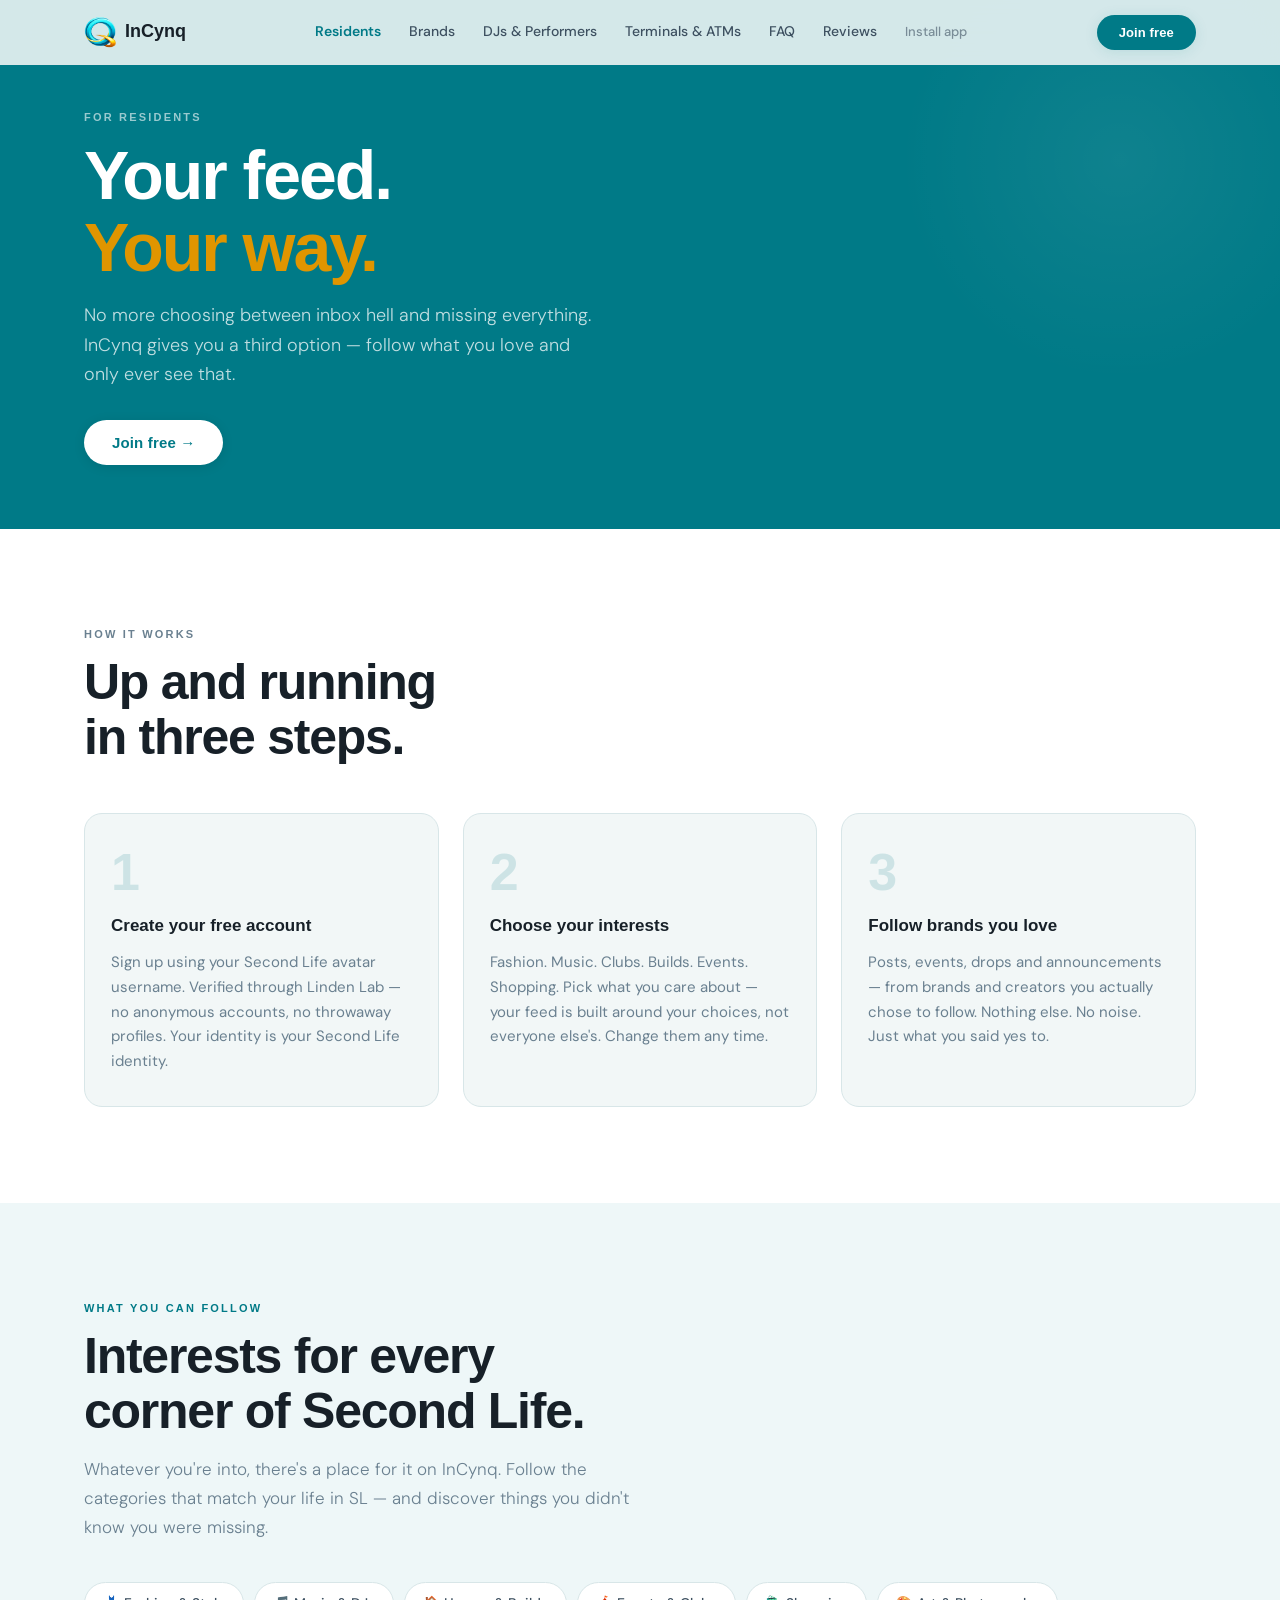
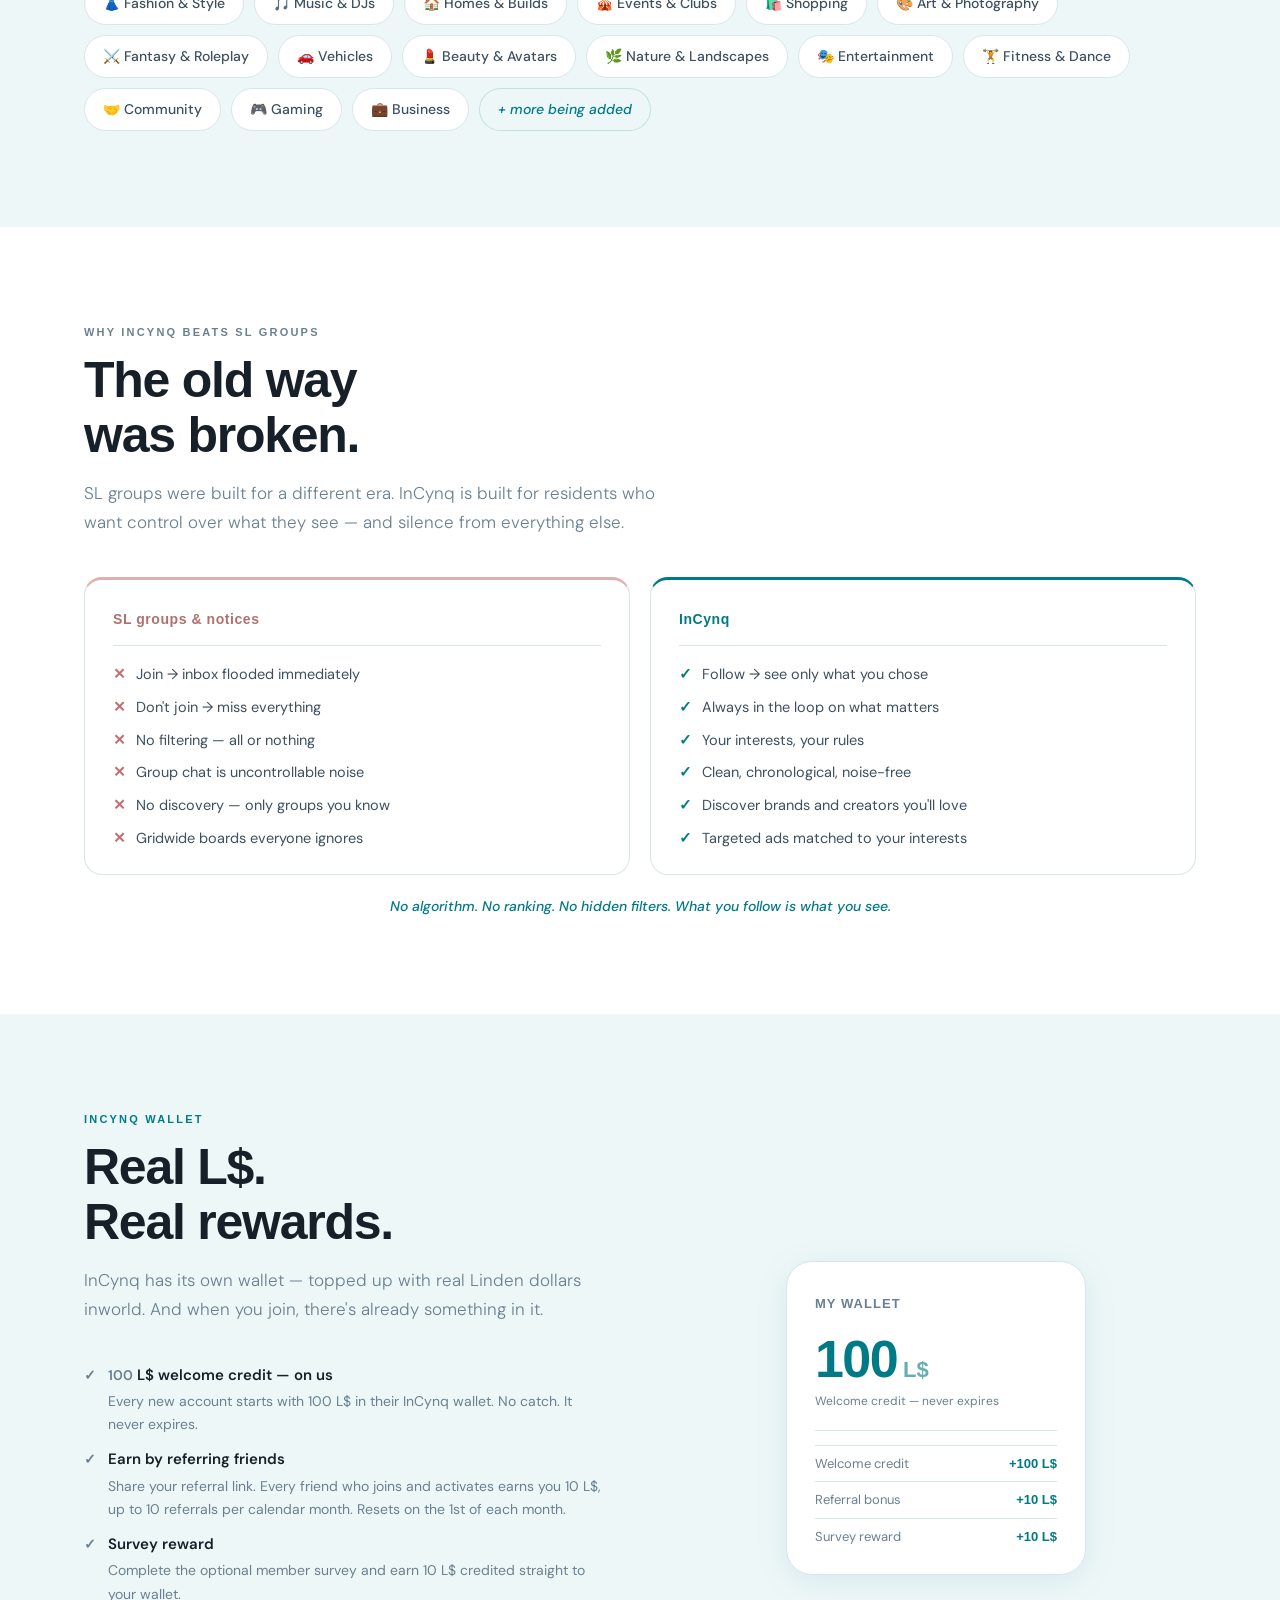
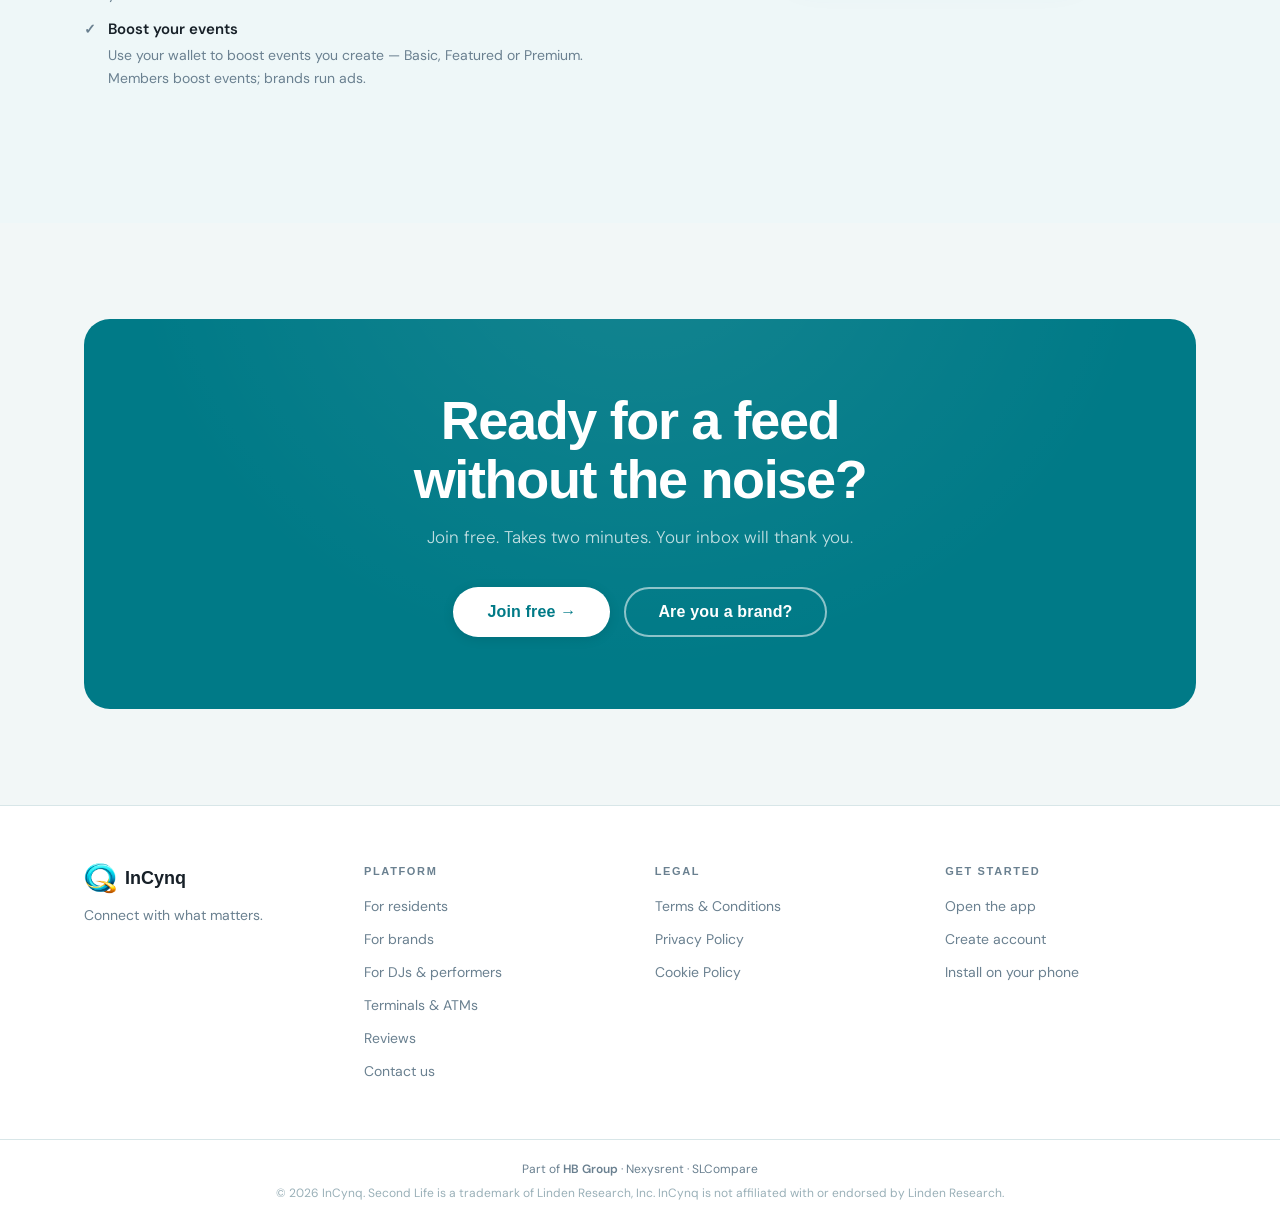
<file: residents.html>
<!DOCTYPE html>
<html lang="en">
<head>
  <meta charset="UTF-8">
  <meta name="viewport" content="width=device-width, initial-scale=1.0">
  <title>InCynq for Residents: Follow What You Love in Second Life</title>
  <meta name="description" content="Follow what you love in Second Life. No group spam, no inbox chaos — just the brands, creators and events you actually care about.">
  <link rel="canonical" href="https://incynq.net/residents">

  <!-- Social sharing (Open Graph + Twitter/X) -->
  <meta property="og:site_name" content="InCynq">
  <meta property="og:type" content="website">
  <meta property="og:title" content="InCynq for Residents: Follow What You Love in Second Life">
  <meta property="og:description" content="Follow what you love in Second Life. No group spam, no inbox chaos — just the brands, creators and events you actually care about.">
  <meta property="og:url" content="https://incynq.net/residents">
  <meta property="og:image" content="https://incynq.net/assets/og-image.jpg">
  <meta property="og:image:width" content="1200">
  <meta property="og:image:height" content="630">
  <meta property="og:image:alt" content="InCynq — Connect with what matters">
  <meta name="twitter:card" content="summary_large_image">
  <meta name="twitter:title" content="InCynq for Residents: Follow What You Love in Second Life">
  <meta name="twitter:description" content="Follow what you love in Second Life. No group spam, no inbox chaos — just the brands, creators and events you actually care about.">
  <meta name="twitter:image" content="https://incynq.net/assets/og-image.jpg">

  <link rel="preconnect" href="https://fonts.googleapis.com">
  <link rel="preconnect" href="https://fonts.gstatic.com" crossorigin>
  <link href="https://fonts.googleapis.com/css2?family=Bricolage+Grotesque:opsz,wght@12..96,400;12..96,600;12..96,700;12..96,800&family=DM+Sans:ital,opsz,wght@0,9..40,300;0,9..40,400;0,9..40,500;0,9..40,600;1,9..40,300&display=swap" rel="stylesheet">

  <link rel="stylesheet" href="css/style.css">
  <link rel="stylesheet" href="css/inner.css">
</head>
<body>

  <!-- NAV -->
  <header class="nav-header" id="navHeader">
    <div class="container nav-container">
      <a href="/" class="nav-logo" aria-label="InCynq home">
        <img src="assets/q-logo.png" alt="InCynq logo" class="logo-img">
        <span class="logo-text">InCynq</span>
      </a>
      <nav class="nav-links" id="navLinks" aria-label="Main navigation">
        <a href="residents.html" class="nav-active">Residents</a>
        <a href="brands.html">Brands</a>
        <a href="performers.html">DJs &amp; Performers</a>
        <a href="devices.html">Terminals &amp; ATMs</a>
        <a href="faq.html">FAQ</a>
        <a href="reviews.html">Reviews</a>
        <a href="install.html" class="nav-link-subtle">Install app</a>
      </nav>
      <div class="nav-actions">
        <a href="https://incynq.app" class="btn btn-primary nav-cta" target="_blank" rel="noopener">Join free</a>
        <button class="nav-toggle" id="navToggle" aria-label="Toggle menu" aria-expanded="false">
          <span></span><span></span><span></span>
        </button>
      </div>
    </div>
  </header>

  <main>

    <!-- PAGE HEADER -->
    <section class="page-header">
      <div class="container">
        <p class="page-header-eyebrow">For residents</p>
        <h1 class="page-header-headline">
          Your feed.<br>
          <em>Your way.</em>
        </h1>
        <p class="page-header-sub">
          No more choosing between inbox hell and missing everything. InCynq gives you a third option — follow what you love and only ever see that.
        </p>
        <a href="https://incynq.app" class="btn btn-white btn-lg" target="_blank" rel="noopener">Join free →</a>
      </div>
    </section>


    <!-- HOW IT WORKS — 3 steps -->
    <section class="section section-white" id="how-it-works">
      <div class="container">
        <p class="section-eyebrow">How it works</p>
        <h2 class="section-headline">Up and running<br>in three steps.</h2>

        <div class="steps-grid">

          <div class="step-card">
            <div class="step-card-num">1</div>
            <h3>Create your free account</h3>
            <p>Sign up using your Second Life avatar username. Verified through Linden Lab — no anonymous accounts, no throwaway profiles. Your identity is your Second Life identity.</p>
          </div>

          <div class="step-card">
            <div class="step-card-num">2</div>
            <h3>Choose your interests</h3>
            <p>Fashion. Music. Clubs. Builds. Events. Shopping. Pick what you care about — your feed is built around your choices, not everyone else's. Change them any time.</p>
          </div>

          <div class="step-card">
            <div class="step-card-num">3</div>
            <h3>Follow brands you love</h3>
            <p>Posts, events, drops and announcements — from brands and creators you actually chose to follow. Nothing else. No noise. Just what you said yes to.</p>
          </div>

        </div>
      </div>
    </section>


    <!-- INTEREST GROUPS -->
    <section class="section section-teal-light" id="interests">
      <div class="container">
        <p class="section-eyebrow eyebrow-teal">What you can follow</p>
        <h2 class="section-headline">Interests for every<br>corner of Second Life.</h2>
        <p class="section-sub">
          Whatever you're into, there's a place for it on InCynq. Follow the categories that match your life in SL — and discover things you didn't know you were missing.
        </p>

        <div class="interests-grid">
          <div class="interest-chip">👗 Fashion &amp; Style</div>
          <div class="interest-chip">🎵 Music &amp; DJs</div>
          <div class="interest-chip">🏠 Homes &amp; Builds</div>
          <div class="interest-chip">🎪 Events &amp; Clubs</div>
          <div class="interest-chip">🛍️ Shopping</div>
          <div class="interest-chip">🎨 Art &amp; Photography</div>
          <div class="interest-chip">⚔️ Fantasy &amp; Roleplay</div>
          <div class="interest-chip">🚗 Vehicles</div>
          <div class="interest-chip">💄 Beauty &amp; Avatars</div>
          <div class="interest-chip">🌿 Nature &amp; Landscapes</div>
          <div class="interest-chip">🎭 Entertainment</div>
          <div class="interest-chip">🏋️ Fitness &amp; Dance</div>
          <div class="interest-chip">🤝 Community</div>
          <div class="interest-chip">🎮 Gaming</div>
          <div class="interest-chip">💼 Business</div>
          <div class="interest-chip interest-chip-more">+ more being added</div>
        </div>
      </div>
    </section>


    <!-- VS COMPARISON -->
    <section class="section section-white" id="vs">
      <div class="container">
        <p class="section-eyebrow">Why InCynq beats SL groups</p>
        <h2 class="section-headline">The old way<br>was broken.</h2>
        <p class="section-sub">
          SL groups were built for a different era. InCynq is built for residents who want control over what they see — and silence from everything else.
        </p>

        <div class="compare-grid">
          <div class="compare-card compare-old">
            <p class="compare-card-title">SL groups &amp; notices</p>
            <ul class="compare-list">
              <li><span class="compare-x">✕</span> Join → inbox flooded immediately</li>
              <li><span class="compare-x">✕</span> Don't join → miss everything</li>
              <li><span class="compare-x">✕</span> No filtering — all or nothing</li>
              <li><span class="compare-x">✕</span> Group chat is uncontrollable noise</li>
              <li><span class="compare-x">✕</span> No discovery — only groups you know</li>
              <li><span class="compare-x">✕</span> Gridwide boards everyone ignores</li>
            </ul>
          </div>
          <div class="compare-card compare-new">
            <p class="compare-card-title">InCynq</p>
            <ul class="compare-list">
              <li><span class="compare-tick">✓</span> Follow → see only what you chose</li>
              <li><span class="compare-tick">✓</span> Always in the loop on what matters</li>
              <li><span class="compare-tick">✓</span> Your interests, your rules</li>
              <li><span class="compare-tick">✓</span> Clean, chronological, noise-free</li>
              <li><span class="compare-tick">✓</span> Discover brands and creators you'll love</li>
              <li><span class="compare-tick">✓</span> Targeted ads matched to your interests</li>
            </ul>
          </div>
        </div>

        <p class="vs-note">No algorithm. No ranking. No hidden filters. What you follow is what you see.</p>
      </div>
    </section>


    <!-- WALLET + REFERRALS -->
    <section class="section section-teal-light" id="wallet">
      <div class="container">
        <div class="split-layout">

          <div class="split-text">
            <p class="section-eyebrow eyebrow-teal">InCynq wallet</p>
            <h2 class="section-headline">Real L$.<br>Real rewards.</h2>
            <p class="section-sub">
              InCynq has its own wallet — topped up with real Linden dollars inworld. And when you join, there's already something in it.
            </p>

            <ul class="feature-list">
              <li>
                <span class="feature-tick">✓</span>
                <div>
                  <strong><span data-price="welcome_credit">100</span> L$ welcome credit — on us</strong>
                  <span>Every new account starts with <span data-price="welcome_credit">100</span> L$ in their InCynq wallet. No catch. It never expires.</span>
                </div>
              </li>
              <li>
                <span class="feature-tick">✓</span>
                <div>
                  <strong>Earn by referring friends</strong>
                  <span>Share your referral link. Every friend who joins and activates earns you <span data-price="referral_reward">10</span> L$, up to <span data-price="referral_monthly_limit">10</span> referrals per calendar month. Resets on the 1st of each month.</span>
                </div>
              </li>
              <li>
                <span class="feature-tick">✓</span>
                <div>
                  <strong>Survey reward</strong>
                  <span>Complete the optional member survey and earn <span data-price="survey_reward">10</span> L$ credited straight to your wallet.</span>
                </div>
              </li>
              <li>
                <span class="feature-tick">✓</span>
                <div>
                  <strong>Boost your events</strong>
                  <span>Use your wallet to boost events you create — Basic, Featured or Premium. Members boost events; brands run ads.</span>
                </div>
              </li>
            </ul>
          </div>

          <div class="split-visual">
            <div class="wallet-mockup">
              <div class="wallet-header">
                <span class="wallet-title">My wallet</span>
              </div>
              <div class="wallet-balance">
                <span class="wallet-amount" data-price="welcome_credit">100</span>
                <span class="wallet-currency">L$</span>
              </div>
              <p class="wallet-label">Welcome credit — never expires</p>
              <div class="wallet-divider"></div>
              <div class="wallet-row">
                <span class="wallet-row-label">Welcome credit</span>
                <span class="wallet-row-value positive">+<span data-price="welcome_credit">100</span> L$</span>
              </div>
              <div class="wallet-row">
                <span class="wallet-row-label">Referral bonus</span>
                <span class="wallet-row-value positive">+<span data-price="referral_reward">10</span> L$</span>
              </div>
              <div class="wallet-row">
                <span class="wallet-row-label">Survey reward</span>
                <span class="wallet-row-value positive">+<span data-price="survey_reward">10</span> L$</span>
              </div>
            </div>
          </div>

        </div>
      </div>
    </section>


    <!-- FINAL CTA -->
    <section class="section cta-section">
      <div class="container">
        <div class="cta-card">
          <h2 class="cta-headline">Ready for a feed<br>without the noise?</h2>
          <p class="cta-sub">Join free. Takes two minutes. Your inbox will thank you.</p>
          <div class="cta-buttons">
            <a href="https://incynq.app" class="btn btn-white btn-xl" target="_blank" rel="noopener">Join free →</a>
            <a href="brands.html" class="btn btn-outline-white btn-xl">Are you a brand?</a>
          </div>
        </div>
      </div>
    </section>

  </main>


  <!-- FOOTER -->
  <footer class="site-footer">
    <div class="container footer-inner">
      <div class="footer-brand">
        <a href="/" class="nav-logo" aria-label="InCynq home">
          <img src="assets/q-logo.png" alt="InCynq logo" class="logo-img">
          <span class="logo-text">InCynq</span>
        </a>
        <p class="footer-tagline">Connect with what matters.</p>
      </div>
      <nav class="footer-links" aria-label="Footer navigation">
        <div class="footer-col">
          <p class="footer-col-title">Platform</p>
          <a href="residents.html">For residents</a>
          <a href="brands.html">For brands</a>
          <a href="performers.html">For DJs &amp; performers</a>
          <a href="devices.html">Terminals &amp; ATMs</a>
          <a href="reviews.html">Reviews</a>
          <a href="contact.html">Contact us</a>
        </div>
        <div class="footer-col">
          <p class="footer-col-title">Legal</p>
          <a href="terms.html">Terms &amp; Conditions</a>
          <a href="privacy.html">Privacy Policy</a>
          <a href="cookies.html">Cookie Policy</a>
        </div>
        <div class="footer-col">
          <p class="footer-col-title">Get started</p>
          <a href="https://incynq.app" target="_blank" rel="noopener">Open the app</a>
          <a href="https://incynq.app" target="_blank" rel="noopener">Create account</a>
          <a href="install.html">Install on your phone</a>
        </div>
      </nav>
    </div>
    <div class="footer-bottom">
      <div class="container">
        <p class="footer-group">Part of <a href="https://sites.google.com/view/hbgroup-sl" target="_blank" rel="noopener">HB Group</a> · <a href="https://nexysrent.com" target="_blank" rel="noopener">Nexysrent</a> · <a href="https://slcompare.com" target="_blank" rel="noopener">SLCompare</a></p>
        <p>© 2026 InCynq. Second Life is a trademark of Linden Research, Inc. InCynq is not affiliated with or endorsed by Linden Research.</p>
      </div>
    </div>
  </footer>

  <script src="js/main.js"></script>
  <script src="js/prices.js"></script>
</body>
</html>
</file>
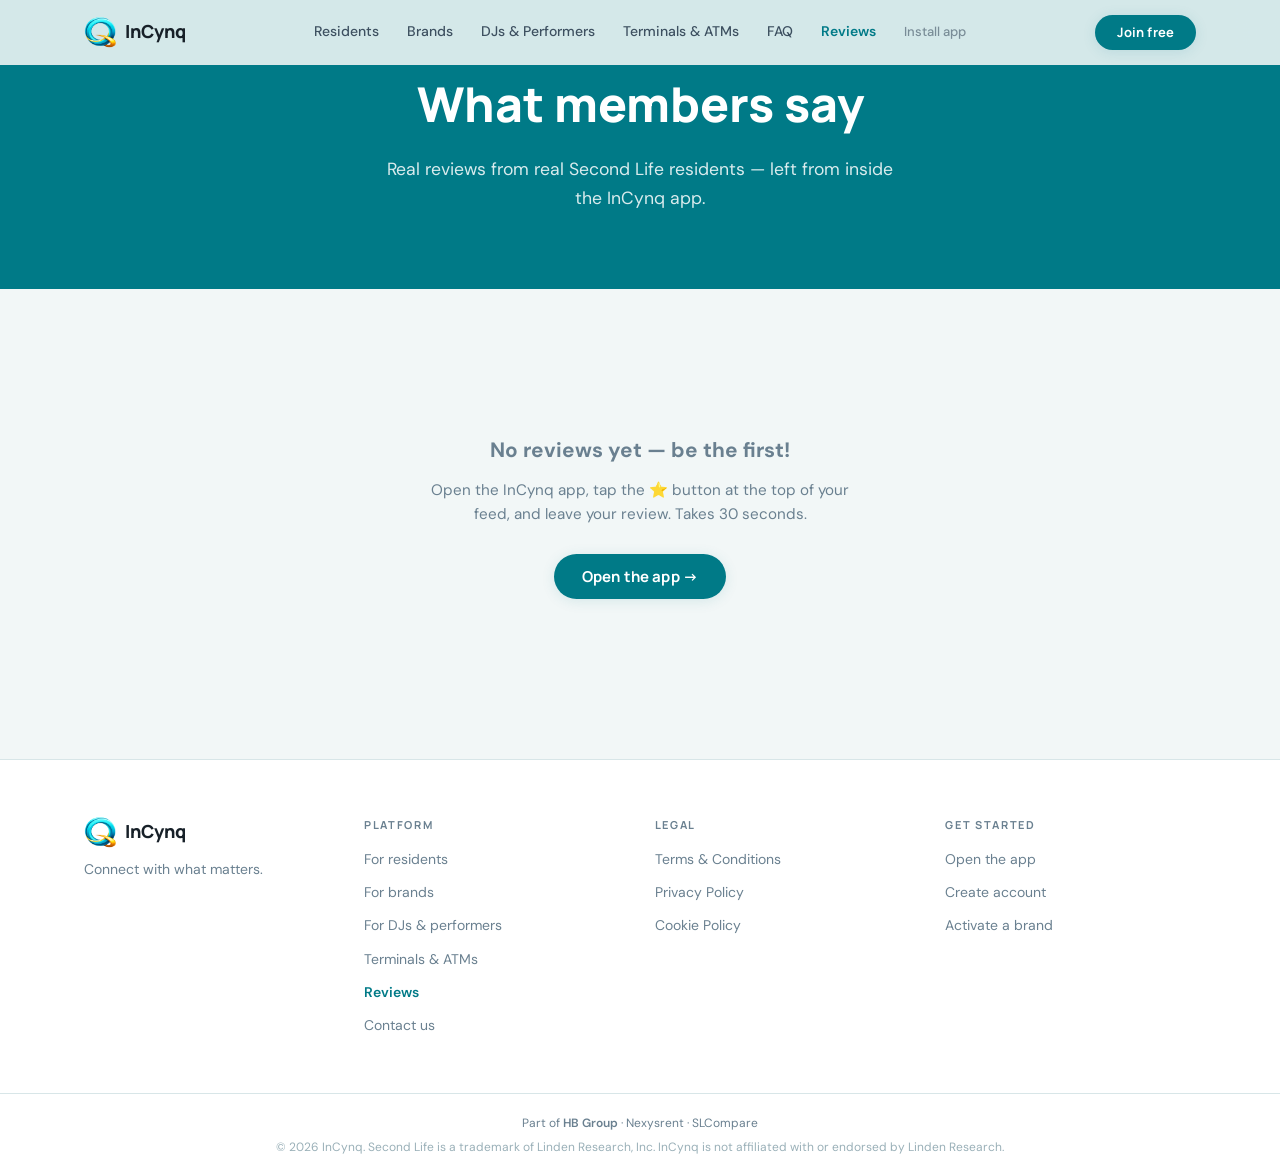
<file: reviews.html>
<!DOCTYPE html>
<html lang="en">
<head>
  <meta charset="UTF-8">
  <meta name="viewport" content="width=device-width, initial-scale=1.0">
  <title>InCynq Reviews: What Second Life Residents Say</title>
  <meta name="description" content="Real reviews from real Second Life residents. See what InCynq members think of the app.">
  <link rel="canonical" href="https://incynq.net/reviews">

  <!-- Social sharing (Open Graph + Twitter/X) -->
  <meta property="og:site_name" content="InCynq">
  <meta property="og:type" content="website">
  <meta property="og:title" content="InCynq Reviews: What Second Life Residents Say">
  <meta property="og:description" content="Real reviews from real Second Life residents. See what InCynq members think of the app.">
  <meta property="og:url" content="https://incynq.net/reviews">
  <meta property="og:image" content="https://incynq.net/assets/og-image.jpg">
  <meta property="og:image:width" content="1200">
  <meta property="og:image:height" content="630">
  <meta property="og:image:alt" content="InCynq — Connect with what matters">
  <meta name="twitter:card" content="summary_large_image">
  <meta name="twitter:title" content="InCynq Reviews: What Second Life Residents Say">
  <meta name="twitter:description" content="Real reviews from real Second Life residents. See what InCynq members think of the app.">
  <meta name="twitter:image" content="https://incynq.net/assets/og-image.jpg">

  <link rel="preconnect" href="https://fonts.googleapis.com">
  <link rel="preconnect" href="https://fonts.gstatic.com" crossorigin>
  <link href="https://fonts.googleapis.com/css2?family=Manrope:wght@400;600;700;800&family=DM+Sans:ital,opsz,wght@0,9..40,300;0,9..40,400;0,9..40,500;0,9..40,600;1,9..40,300&display=swap" rel="stylesheet">

  <link rel="stylesheet" href="css/style.css">
  <link rel="stylesheet" href="css/inner.css">

  <style>
    /* ── Reviews page styles ── */
    .reviews-hero {
      background: var(--teal);
      padding: 64px 0 48px;
      text-align: center;
      color: #fff;
    }
    .reviews-hero h1 {
      font-family: var(--font-display);
      font-size: clamp(2rem, 5vw, 3rem);
      font-weight: 800;
      margin-bottom: 12px;
    }
    .reviews-hero p {
      font-size: 1.1rem;
      opacity: 0.85;
      max-width: 520px;
      margin: 0 auto 28px;
    }
    .reviews-summary {
      display: inline-flex;
      align-items: center;
      gap: 14px;
      background: rgba(255,255,255,0.15);
      border: 1px solid rgba(255,255,255,0.25);
      border-radius: var(--radius-pill);
      padding: 10px 24px;
    }
    .reviews-summary-avg {
      font-size: 2rem;
      font-weight: 800;
      font-family: var(--font-display);
    }
    .reviews-summary-stars {
      font-size: 1.3rem;
      letter-spacing: 2px;
    }
    .reviews-summary-stars .s-full { color: #ffd166; }
    .reviews-summary-stars .s-half { color: #ffd166; opacity: 0.6; }
    .reviews-summary-stars .s-empty { opacity: 0.3; }
    .reviews-summary-count {
      font-size: 0.9rem;
      opacity: 0.8;
    }

    /* ── Grid ── */
    .reviews-body {
      padding: 64px 0 80px;
    }
    .reviews-empty {
      text-align: center;
      padding: 80px 0;
      color: var(--text-muted);
    }
    .reviews-empty p { font-size: 1.1rem; margin-bottom: 24px; }
    .reviews-empty-title { font-weight: 700; font-size: 1.3rem !important; margin-bottom: 10px !important; }
    .reviews-empty-how { font-size: 0.95rem !important; color: var(--text-muted); max-width: 420px; margin: 0 auto 28px !important; line-height: 1.6; }

    .review-grid {
      display: grid;
      grid-template-columns: repeat(auto-fill, minmax(320px, 1fr));
      gap: 20px;
      margin-bottom: 48px;
    }
    .review-card {
      background: var(--surface);
      border: 1px solid var(--border);
      border-radius: var(--radius-lg);
      padding: 22px;
      display: flex;
      flex-direction: column;
      gap: 12px;
    }
    .review-card-top {
      display: flex;
      align-items: center;
      gap: 12px;
    }
    .review-avatar {
      width: 44px;
      height: 44px;
      border-radius: 50%;
      overflow: hidden;
      background: var(--teal-light-bg);
      flex-shrink: 0;
      display: flex;
      align-items: center;
      justify-content: center;
      font-size: 20px;
    }
    .review-avatar img {
      width: 100%;
      height: 100%;
      object-fit: cover;
    }
    .review-meta { flex: 1; min-width: 0; }
    .review-name {
      font-weight: 700;
      font-size: 0.95rem;
      color: var(--text);
      white-space: nowrap;
      overflow: hidden;
      text-overflow: ellipsis;
    }
    .review-handle {
      font-size: 0.8rem;
      color: var(--text-muted);
    }
    .review-stars {
      font-size: 1rem;
      letter-spacing: 1px;
      color: var(--amber);
      flex-shrink: 0;
    }
    .review-stars .s-empty { opacity: 0.25; }
    .review-body {
      font-size: 0.95rem;
      color: var(--text-mid);
      line-height: 1.65;
      flex: 1;
    }
    .review-reply {
      background: var(--teal-light-bg);
      border-left: 3px solid var(--teal);
      border-radius: 0 var(--radius) var(--radius) 0;
      padding: 10px 14px;
      font-size: 0.85rem;
      color: var(--text-mid);
    }
    .review-reply-label {
      font-weight: 700;
      color: var(--teal);
      display: block;
      margin-bottom: 2px;
      font-size: 0.78rem;
      text-transform: uppercase;
      letter-spacing: 0.5px;
    }
    .review-date {
      font-size: 0.78rem;
      color: var(--text-light);
      margin-top: auto;
    }

    /* ── CTA ── */
    .reviews-cta {
      text-align: center;
      padding: 48px 0 0;
      border-top: 1px solid var(--border);
    }
    .reviews-cta p {
      color: var(--text-muted);
      margin-bottom: 20px;
      font-size: 1rem;
    }

    /* ── Loading skeleton ── */
    .skeleton-grid {
      display: grid;
      grid-template-columns: repeat(auto-fill, minmax(320px, 1fr));
      gap: 20px;
    }
    .skeleton-card {
      background: var(--surface);
      border: 1px solid var(--border);
      border-radius: var(--radius-lg);
      padding: 22px;
      animation: pulse 1.5s ease-in-out infinite;
    }
    .skeleton-line {
      background: var(--border);
      border-radius: 4px;
      margin-bottom: 10px;
    }
    @keyframes pulse {
      0%, 100% { opacity: 1; }
      50% { opacity: 0.5; }
    }
  </style>
</head>
<body>

  <!-- NAV -->
  <header class="nav-header" id="navHeader">
    <div class="container nav-container">
      <a href="/" class="nav-logo" aria-label="InCynq home">
        <img src="assets/q-logo.png" alt="InCynq logo" class="logo-img">
        <span class="logo-text">InCynq</span>
      </a>
      <nav class="nav-links" id="navLinks" aria-label="Main navigation">
        <a href="residents.html">Residents</a>
        <a href="brands.html">Brands</a>
        <a href="performers.html">DJs &amp; Performers</a>
        <a href="devices.html">Terminals &amp; ATMs</a>
        <a href="faq.html">FAQ</a>
        <a href="reviews.html" class="nav-active">Reviews</a>
        <a href="install.html" class="nav-link-subtle">Install app</a>
      </nav>
      <div class="nav-actions">
        <a href="https://incynq.app" class="btn btn-primary nav-cta" target="_blank" rel="noopener">Join free</a>
        <button class="nav-toggle" id="navToggle" aria-label="Toggle menu" aria-expanded="false">
          <span></span><span></span><span></span>
        </button>
      </div>
    </div>
  </header>

  <!-- HERO -->
  <div class="reviews-hero">
    <div class="container">
      <h1>What members say</h1>
      <p>Real reviews from real Second Life residents — left from inside the InCynq app.</p>
      <div id="reviews-summary" style="display:none;">
        <div class="reviews-summary">
          <span class="reviews-summary-avg" id="summary-avg"></span>
          <span class="reviews-summary-stars" id="summary-stars"></span>
          <span class="reviews-summary-count" id="summary-count"></span>
        </div>
      </div>
    </div>
  </div>

  <!-- REVIEWS BODY -->
  <main>
    <section class="reviews-body">
      <div class="container">

        <!-- Loading state -->
        <div id="reviews-loading" class="skeleton-grid">
          <div class="skeleton-card">
            <div class="skeleton-line" style="height:18px;width:60%"></div>
            <div class="skeleton-line" style="height:14px;width:40%"></div>
            <div class="skeleton-line" style="height:60px;width:100%"></div>
          </div>
          <div class="skeleton-card">
            <div class="skeleton-line" style="height:18px;width:55%"></div>
            <div class="skeleton-line" style="height:14px;width:35%"></div>
            <div class="skeleton-line" style="height:80px;width:100%"></div>
          </div>
          <div class="skeleton-card">
            <div class="skeleton-line" style="height:18px;width:65%"></div>
            <div class="skeleton-line" style="height:14px;width:45%"></div>
            <div class="skeleton-line" style="height:70px;width:100%"></div>
          </div>
        </div>

        <!-- Empty state -->
        <div id="reviews-empty" class="reviews-empty" style="display:none;">
          <p class="reviews-empty-title">No reviews yet — be the first!</p>
          <p class="reviews-empty-how">Open the InCynq app, tap the <strong>⭐</strong> button at the top of your feed, and leave your review. Takes 30 seconds.</p>
          <a href="https://incynq.app" class="btn btn-primary btn-lg" target="_blank" rel="noopener">Open the app →</a>
        </div>

        <!-- Review cards -->
        <div id="reviews-grid" class="review-grid" style="display:none;"></div>

        <!-- CTA -->
        <div class="reviews-cta" id="reviews-cta" style="display:none;">
          <p>Loving InCynq? Leave your review from inside the app.</p>
          <a href="https://incynq.app" class="btn btn-primary btn-lg" target="_blank" rel="noopener">Open the app →</a>
        </div>

      </div>
    </section>
  </main>

  <!-- FOOTER -->
  <footer class="site-footer">
    <div class="container footer-inner">
      <div class="footer-brand">
        <a href="/" class="nav-logo" aria-label="InCynq home">
          <img src="assets/q-logo.png" alt="InCynq logo" class="logo-img">
          <span class="logo-text">InCynq</span>
        </a>
        <p class="footer-tagline">Connect with what matters.</p>
      </div>
      <nav class="footer-links" aria-label="Footer navigation">
        <div class="footer-col">
          <p class="footer-col-title">Platform</p>
          <a href="residents.html">For residents</a>
          <a href="brands.html">For brands</a>
          <a href="performers.html">For DJs &amp; performers</a>
          <a href="devices.html">Terminals &amp; ATMs</a>
          <a href="reviews.html" class="nav-active">Reviews</a>
          <a href="contact.html">Contact us</a>
        </div>
        <div class="footer-col">
          <p class="footer-col-title">Legal</p>
          <a href="terms.html">Terms &amp; Conditions</a>
          <a href="privacy.html">Privacy Policy</a>
          <a href="cookies.html">Cookie Policy</a>
        </div>
        <div class="footer-col">
          <p class="footer-col-title">Get started</p>
          <a href="https://incynq.app" target="_blank" rel="noopener">Open the app</a>
          <a href="https://incynq.app" target="_blank" rel="noopener">Create account</a>
          <a href="brands.html">Activate a brand</a>
        </div>
      </nav>
    </div>
    <div class="footer-bottom">
      <div class="container">
        <p class="footer-group">Part of <a href="https://sites.google.com/view/hbgroup-sl" target="_blank" rel="noopener">HB Group</a> · <a href="https://nexysrent.com" target="_blank" rel="noopener">Nexysrent</a> · <a href="https://slcompare.com" target="_blank" rel="noopener">SLCompare</a></p>
        <p>© 2026 InCynq. Second Life is a trademark of Linden Research, Inc. InCynq is not affiliated with or endorsed by Linden Research.</p>
      </div>
    </div>
  </footer>

  <script src="js/main.js"></script>

  <script>
  (async () => {
    const SUPABASE_URL  = 'https://muzzjvegynsemlsbwggf.supabase.co';
    const SUPABASE_ANON = 'eyJhbGciOiJIUzI1NiIsInR5cCI6IkpXVCJ9.eyJpc3MiOiJzdXBhYmFzZSIsInJlZiI6Im11enpqdmVneW5zZW1sc2J3Z2dmIiwicm9sZSI6ImFub24iLCJpYXQiOjE3NzYwMjI5MDIsImV4cCI6MjA5MTU5ODkwMn0.AO2BgiecEKZvqCeZyJPZrS7AhOI6UsZTMHMvfXyAaXI';
    const HEADERS = { 'apikey': SUPABASE_ANON, 'Authorization': 'Bearer ' + SUPABASE_ANON };

    try {
      const res = await fetch(
        SUPABASE_URL + '/rest/v1/reviews?select=rating,body,admin_reply,created_at,profiles(username,display_name,avatar_url)&order=created_at.desc',
        { headers: HEADERS }
      );
      const data = await res.json();

      document.getElementById('reviews-loading').style.display = 'none';

      if (!data || data.length === 0) {
        document.getElementById('reviews-empty').style.display = 'block';
        return;
      }

      // Summary
      const avg   = data.reduce((s, r) => s + r.rating, 0) / data.length;
      const count = data.length;
      const full  = Math.floor(avg);
      const half  = (avg - full) >= 0.25 && (avg - full) < 0.75;
      const empty = 5 - full - (half ? 1 : 0);

      document.getElementById('summary-avg').textContent = avg.toFixed(1);
      document.getElementById('summary-stars').innerHTML =
        '<span class="s-full">' + '★'.repeat(full) + '</span>' +
        (half ? '<span class="s-half">★</span>' : '') +
        '<span class="s-empty">' + '★'.repeat(empty) + '</span>';
      document.getElementById('summary-count').textContent =
        count + ' ' + (count === 1 ? 'review' : 'reviews');
      document.getElementById('reviews-summary').style.display = 'block';

      // Cards
      const grid = document.getElementById('reviews-grid');
      data.forEach(r => {
        const name   = r.profiles?.display_name || r.profiles?.username || 'InCynq member';
        const handle = r.profiles?.username ? '@' + r.profiles.username : '';
        const avatar = r.profiles?.avatar_url || '';
        const date   = new Date(r.created_at).toLocaleDateString('en-IE', { month: 'short', year: 'numeric' });
        const sf     = Math.floor(r.rating);
        const se     = 5 - sf;

        const card = document.createElement('div');
        card.className = 'review-card';
        card.innerHTML =
          '<div class="review-card-top">' +
            '<div class="review-avatar">' +
              (avatar
                ? '<img src="' + avatar + '" alt="' + name + '" loading="lazy">'
                : '<span>👤</span>') +
            '</div>' +
            '<div class="review-meta">' +
              '<p class="review-name">' + name + '</p>' +
              (handle ? '<p class="review-handle">' + handle + '</p>' : '') +
            '</div>' +
            '<div class="review-stars">' +
              '★'.repeat(sf) + '<span class="s-empty">' + '★'.repeat(se) + '</span>' +
            '</div>' +
          '</div>' +
          '<p class="review-body">"' + r.body + '"</p>' +
          (r.admin_reply
            ? '<div class="review-reply"><span class="review-reply-label">InCynq replied</span>' + r.admin_reply + '</div>'
            : '') +
          '<p class="review-date">' + date + '</p>';

        grid.appendChild(card);
      });

      document.getElementById('reviews-grid').style.display = 'grid';
      document.getElementById('reviews-cta').style.display  = 'block';

    } catch(e) {
      document.getElementById('reviews-loading').style.display = 'none';
      document.getElementById('reviews-empty').style.display   = 'block';
    }
  })();
  </script>

</body>
</html>
</file>
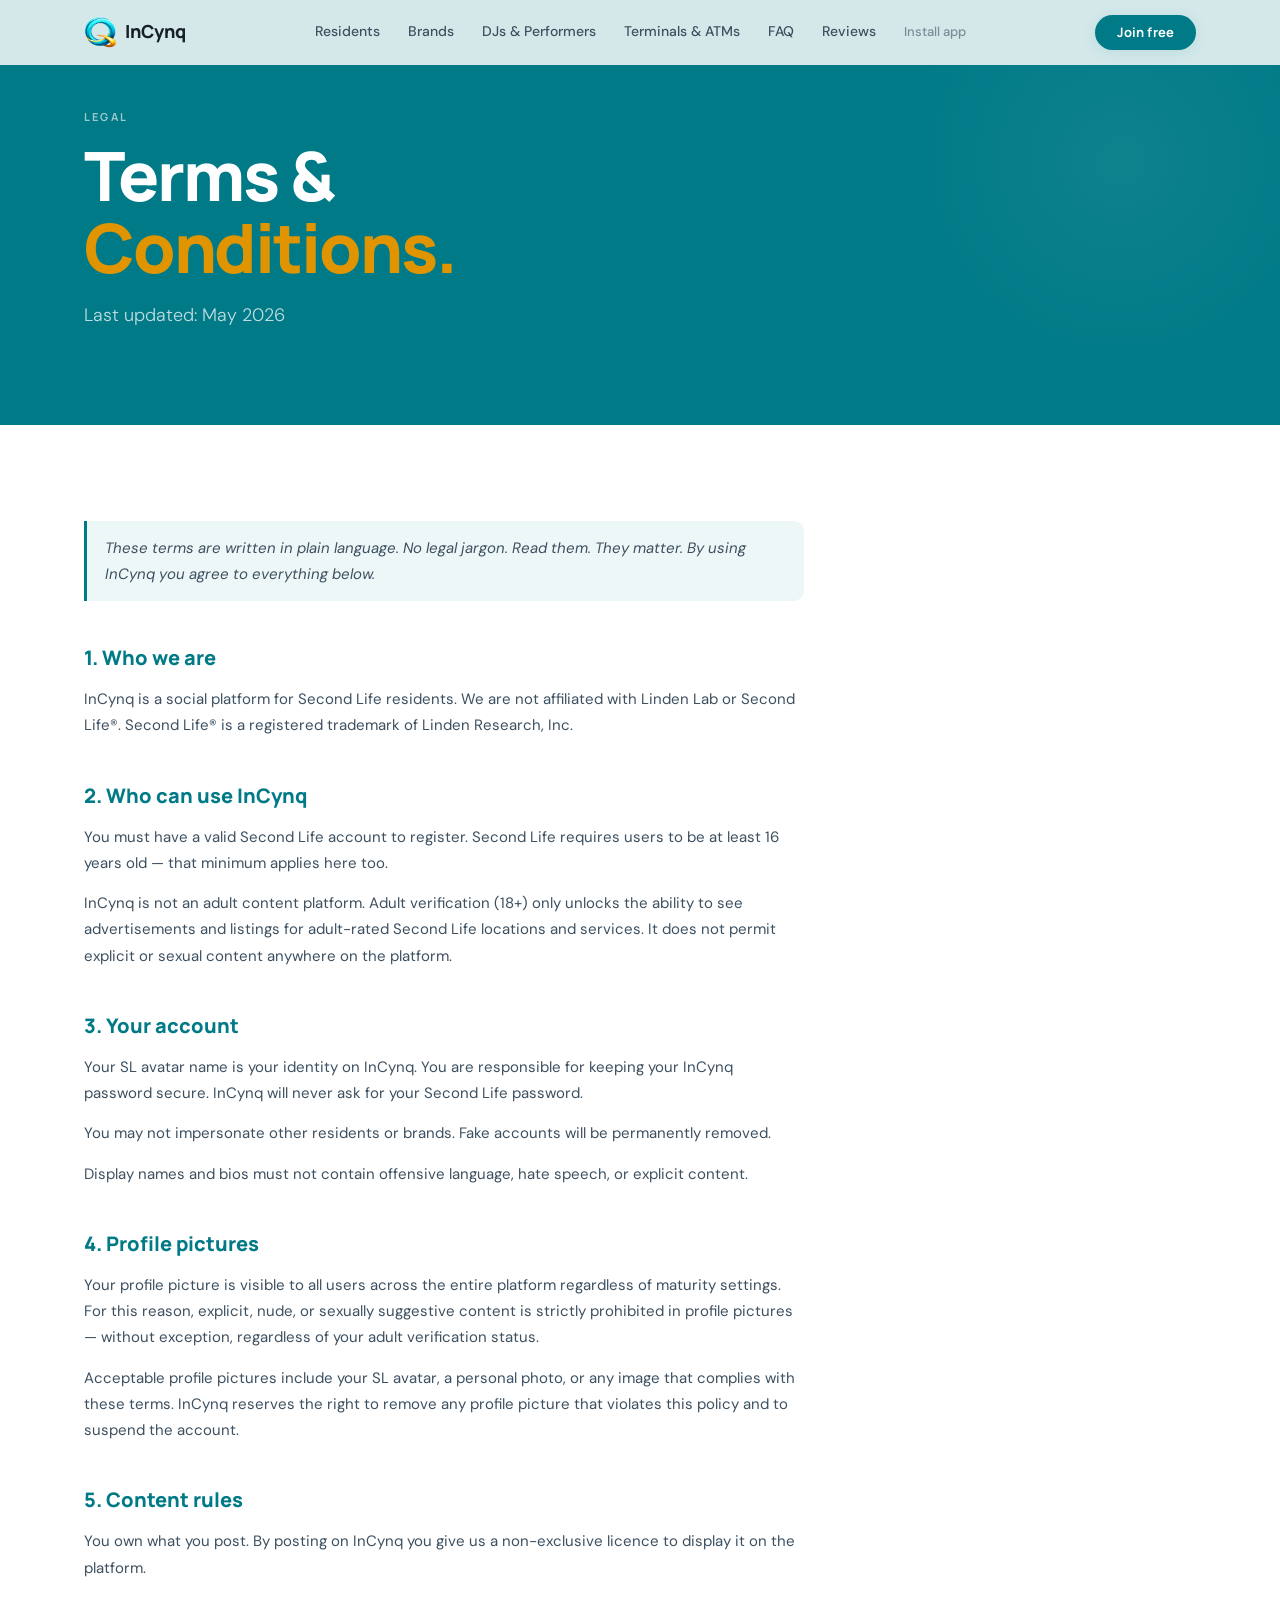
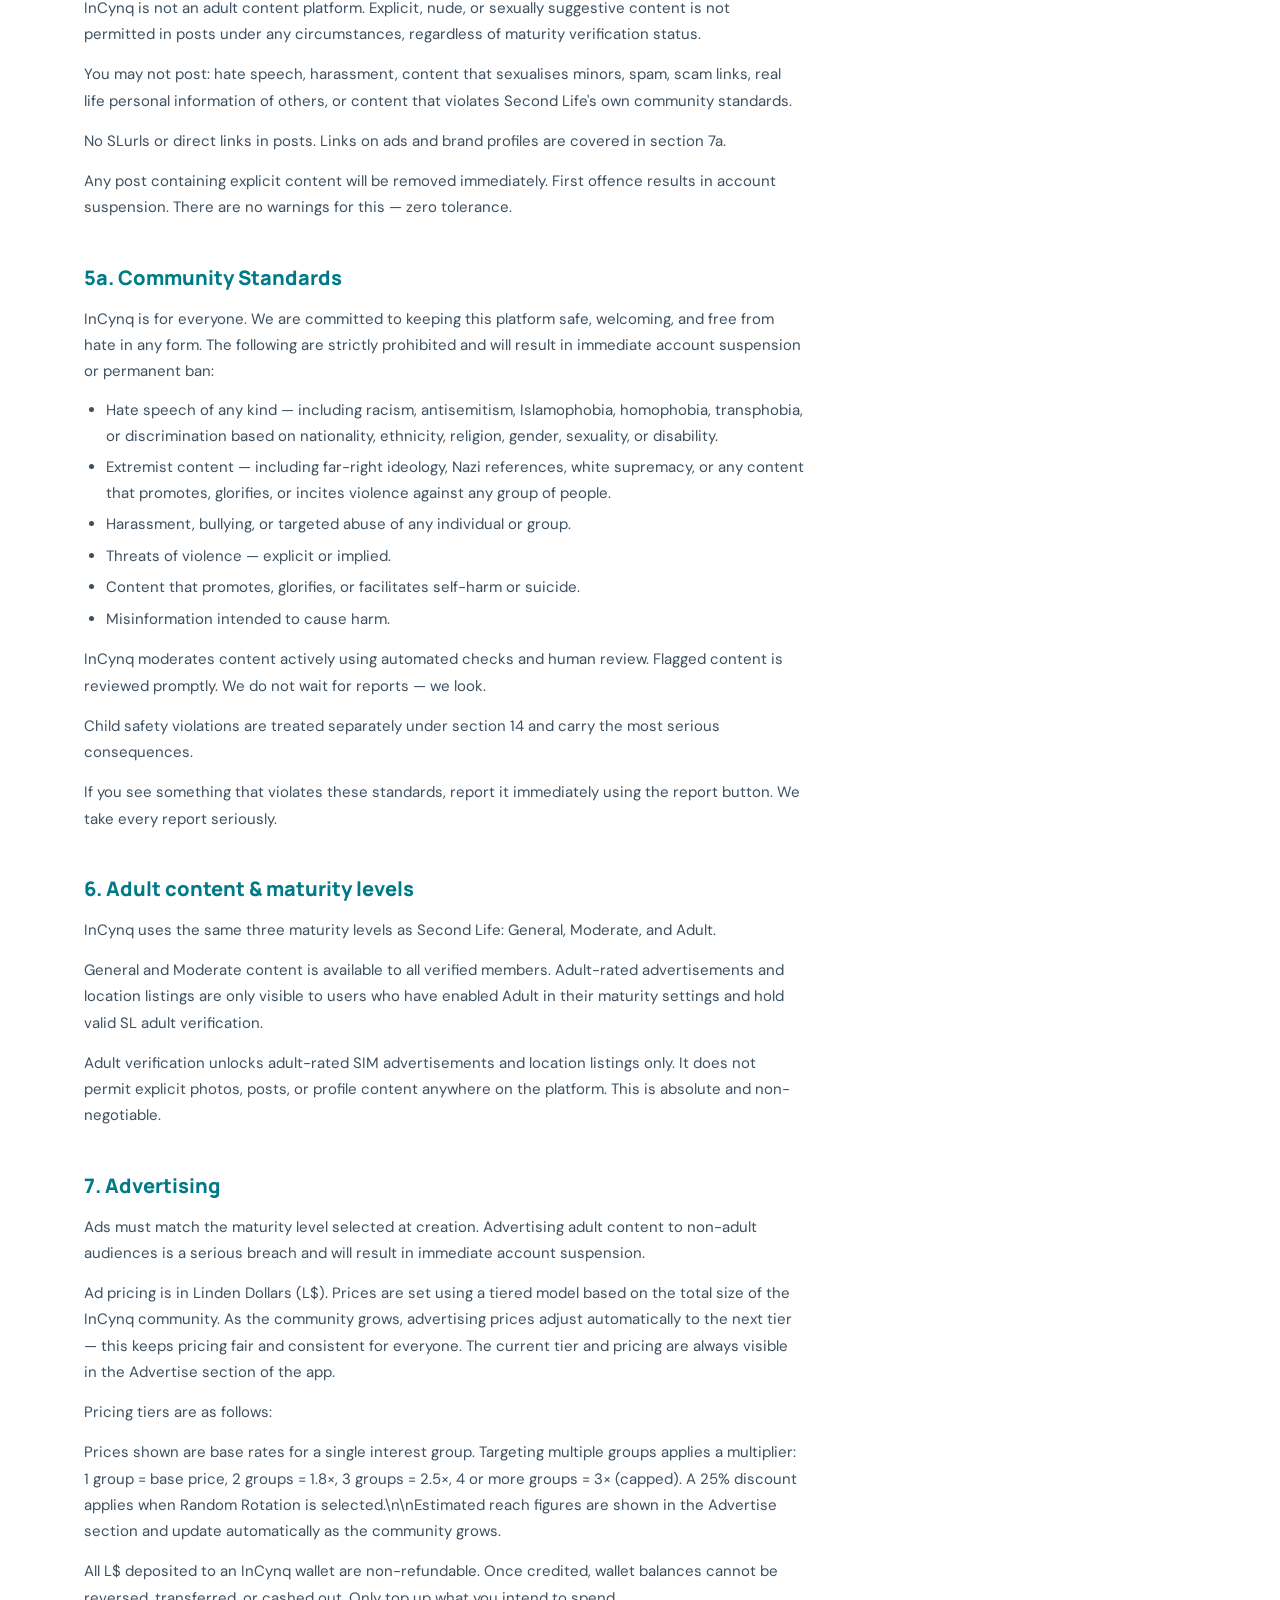
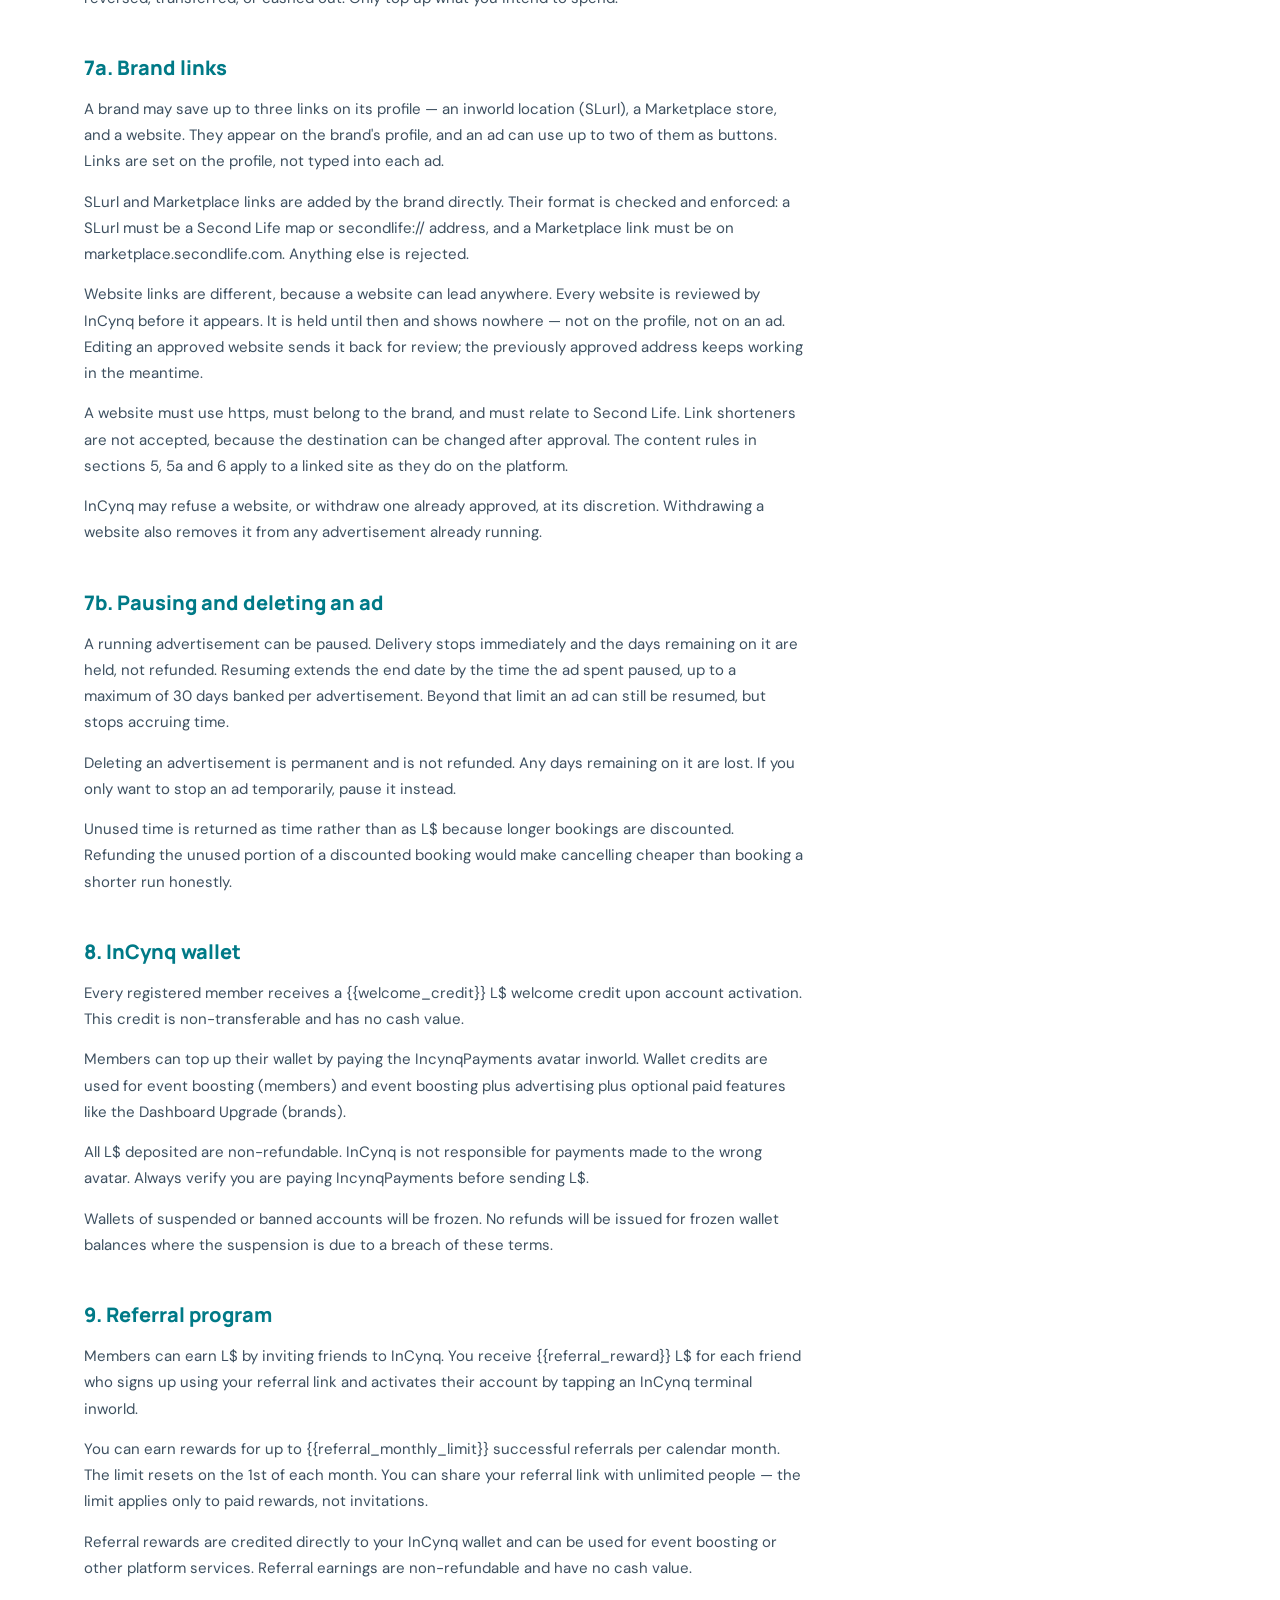
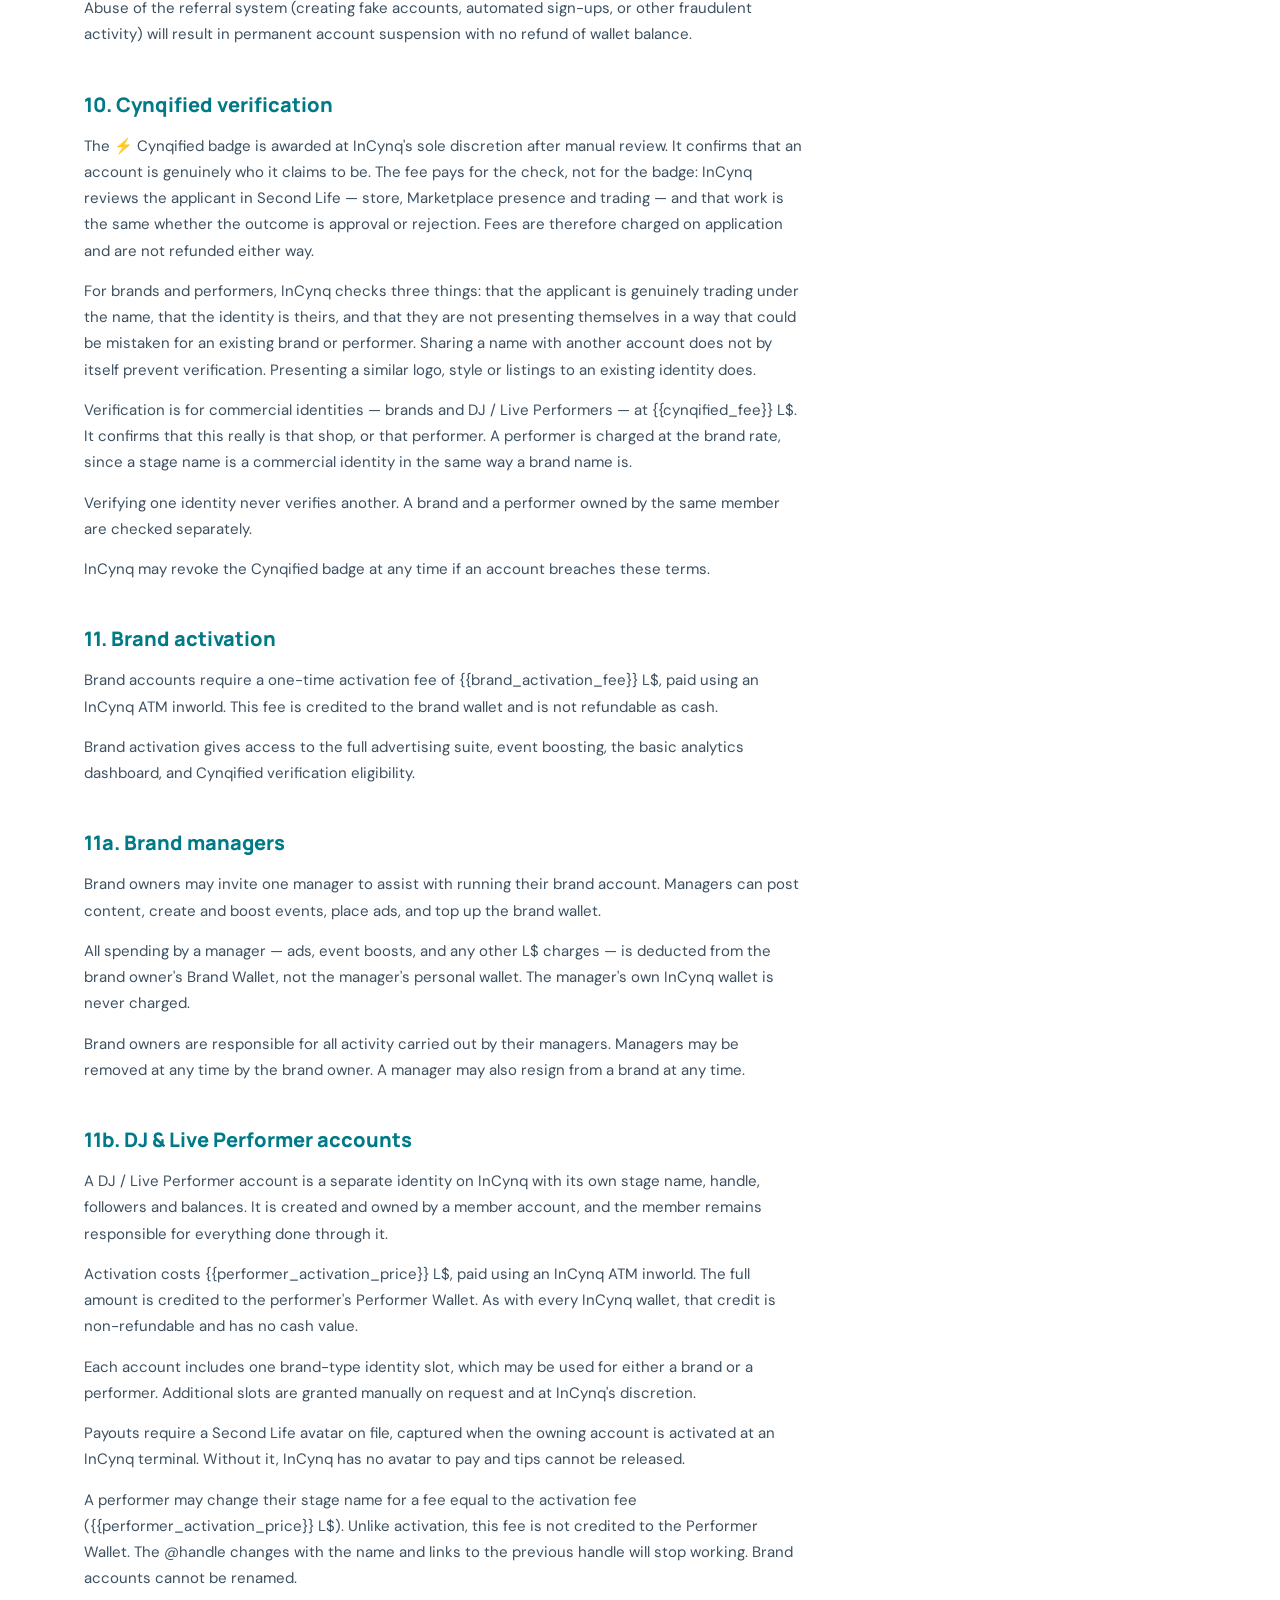
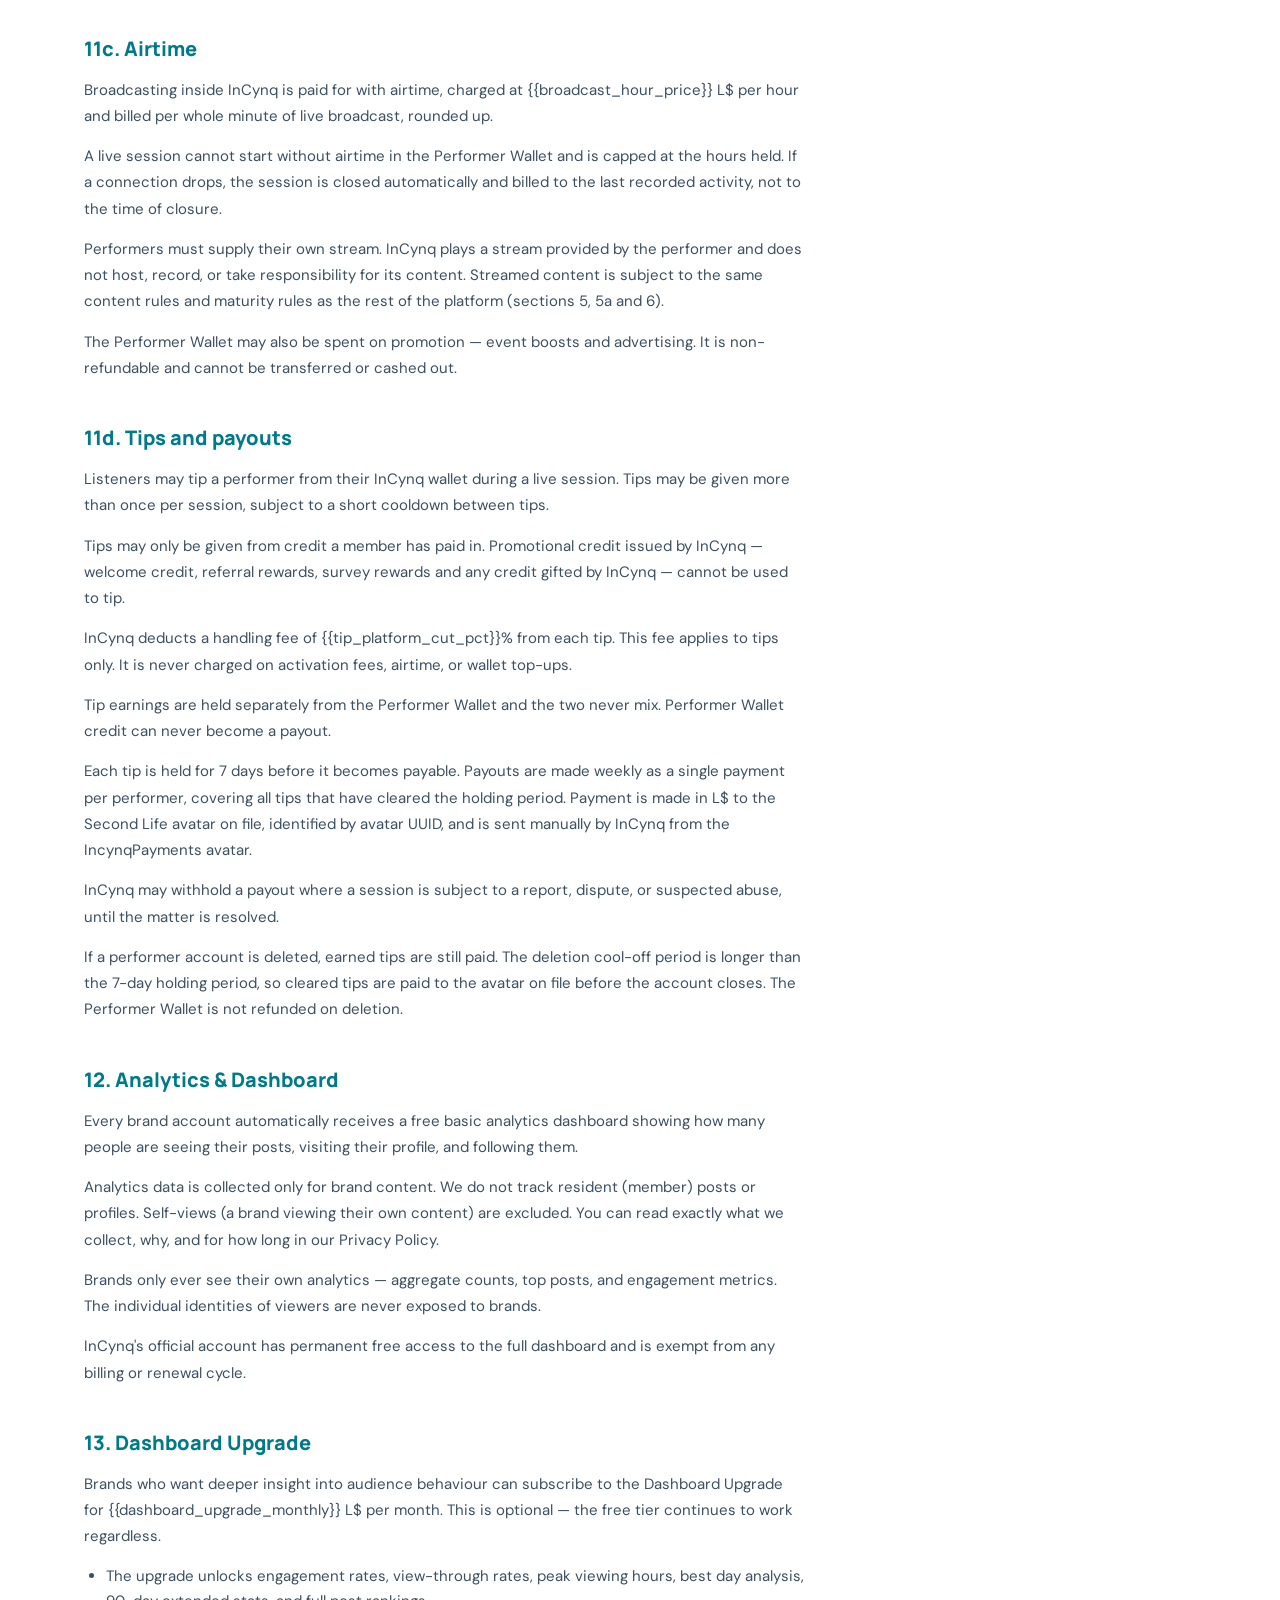
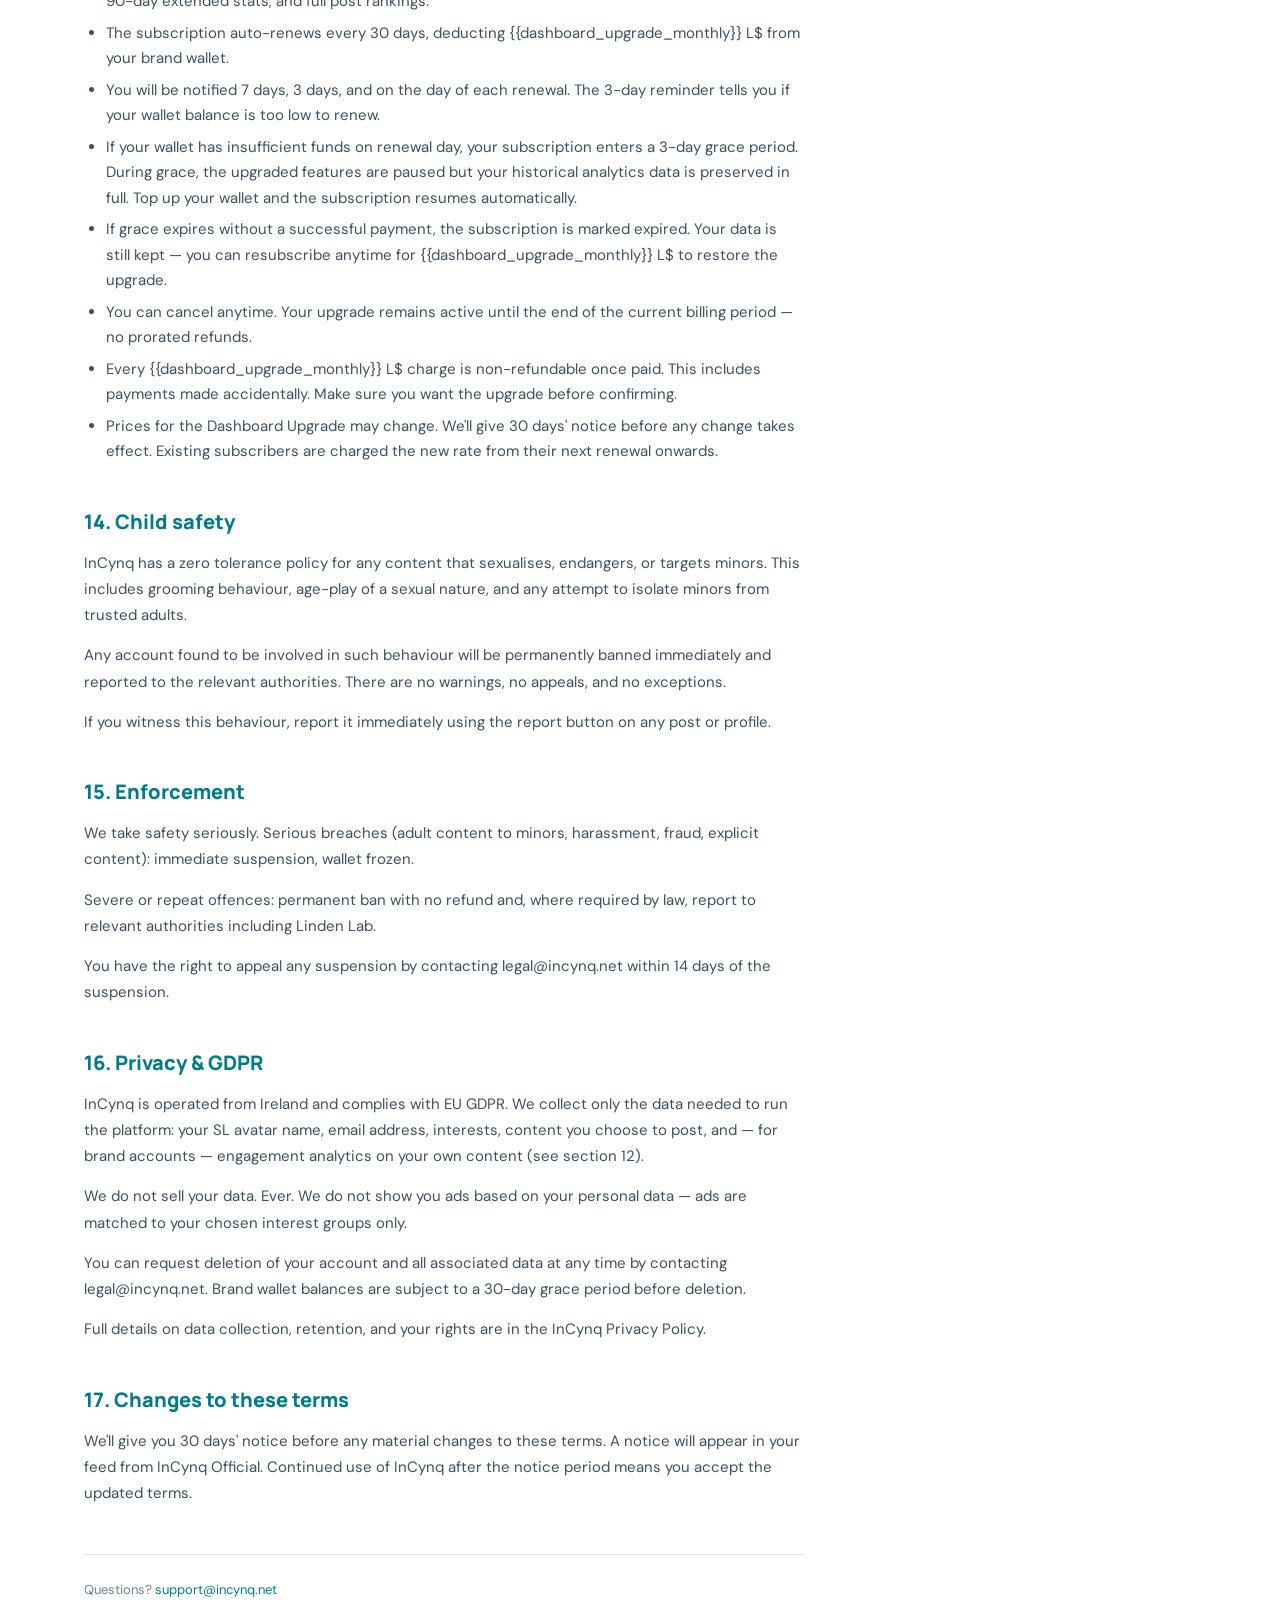
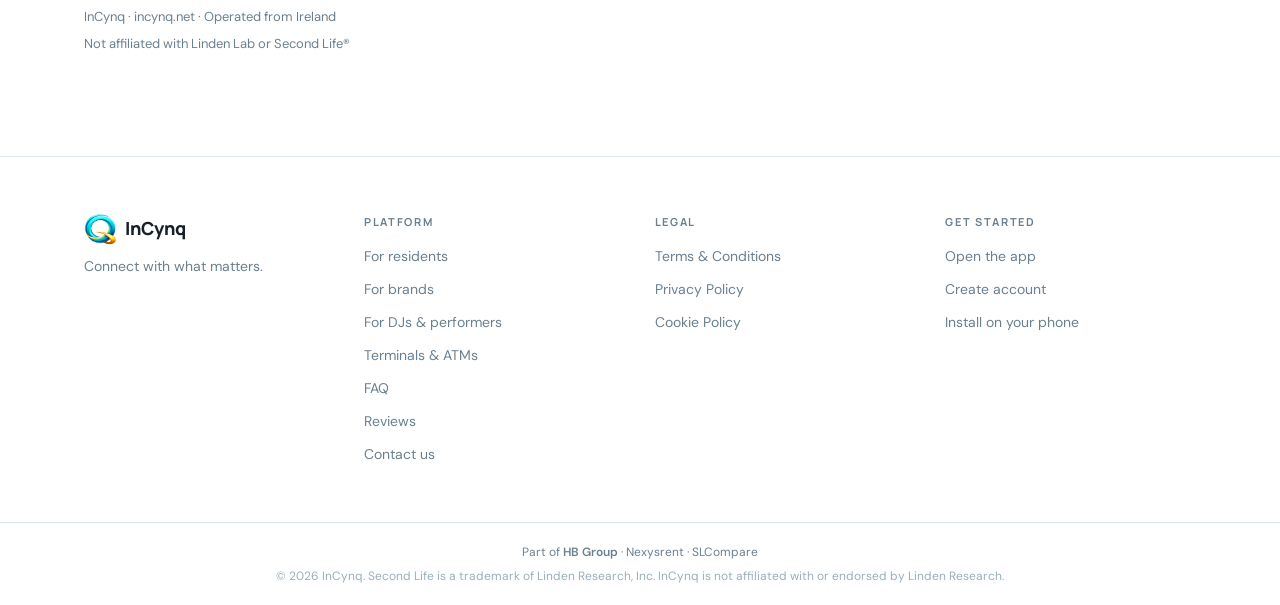
<file: terms.html>
<!DOCTYPE html>
<html lang="en">
<head>
  <meta charset="UTF-8">
  <meta name="viewport" content="width=device-width, initial-scale=1.0">
  <title>Terms &amp; Conditions — InCynq</title>
  <meta name="description" content="InCynq Terms & Conditions — written in plain language. No legal jargon.">
  <link rel="canonical" href="https://incynq.net/terms">

  <!-- Social sharing (Open Graph + Twitter/X) -->
  <meta property="og:site_name" content="InCynq">
  <meta property="og:type" content="website">
  <meta property="og:title" content="Terms &amp; Conditions — InCynq">
  <meta property="og:description" content="InCynq Terms &amp; Conditions — written in plain language. No legal jargon.">
  <meta property="og:url" content="https://incynq.net/terms">
  <meta property="og:image" content="https://incynq.net/assets/og-image.jpg">
  <meta property="og:image:width" content="1200">
  <meta property="og:image:height" content="630">
  <meta property="og:image:alt" content="InCynq — Connect with what matters">
  <meta name="twitter:card" content="summary_large_image">
  <meta name="twitter:title" content="Terms &amp; Conditions — InCynq">
  <meta name="twitter:description" content="InCynq Terms &amp; Conditions — written in plain language. No legal jargon.">
  <meta name="twitter:image" content="https://incynq.net/assets/og-image.jpg">
  <link rel="preconnect" href="https://fonts.googleapis.com">
  <link rel="preconnect" href="https://fonts.gstatic.com" crossorigin>
  <link href="https://fonts.googleapis.com/css2?family=Manrope:wght@400;600;700;800&family=DM+Sans:ital,opsz,wght@0,9..40,300;0,9..40,400;0,9..40,500;0,9..40,600;1,9..40,300&display=swap" rel="stylesheet">
  <link rel="stylesheet" href="css/style.css">
  <link rel="stylesheet" href="css/inner.css">
</head>
<body>

  <header class="nav-header" id="navHeader">
    <div class="container nav-container">
      <a href="/" class="nav-logo" aria-label="InCynq home">
        <img src="assets/q-logo.png" alt="InCynq logo" class="logo-img">
        <span class="logo-text">InCynq</span>
      </a>
      <nav class="nav-links" id="navLinks" aria-label="Main navigation">
        <a href="residents.html">Residents</a>
        <a href="brands.html">Brands</a>
        <a href="performers.html">DJs &amp; Performers</a>
        <a href="devices.html">Terminals &amp; ATMs</a>
        <a href="faq.html">FAQ</a>
        <a href="reviews.html">Reviews</a>
        <a href="install.html" class="nav-link-subtle">Install app</a>
      </nav>
      <div class="nav-actions">
        <a href="https://incynq.app" class="btn btn-primary nav-cta" target="_blank" rel="noopener">Join free</a>
        <button class="nav-toggle" id="navToggle" aria-label="Toggle menu" aria-expanded="false">
          <span></span><span></span><span></span>
        </button>
      </div>
    </div>
  </header>

  <main>

    <section class="page-header">
      <div class="container">
        <p class="page-header-eyebrow">Legal</p>
        <h1 class="page-header-headline">
          Terms &amp;<br>
          <em>Conditions.</em>
        </h1>
        <p class="page-header-sub" id="tc-updated">Last updated: May 2026</p>
      </div>
    </section>

    <section class="section section-white">
      <div class="container">
        <div class="legal-body" id="tc-root">
          <div style="text-align:center;padding:40px 0;color:var(--text-muted)">Loading…</div>
        </div>
      </div>
    </section>

  </main>

  <footer class="site-footer">
    <div class="container footer-inner">
      <div class="footer-brand">
        <a href="/" class="nav-logo" aria-label="InCynq home">
          <img src="assets/q-logo.png" alt="InCynq logo" class="logo-img">
          <span class="logo-text">InCynq</span>
        </a>
        <p class="footer-tagline">Connect with what matters.</p>
      </div>
      <nav class="footer-links" aria-label="Footer navigation">
        <div class="footer-col">
          <p class="footer-col-title">Platform</p>
          <a href="residents.html">For residents</a>
          <a href="brands.html">For brands</a>
          <a href="performers.html">For DJs &amp; performers</a>
          <a href="devices.html">Terminals &amp; ATMs</a>
          <a href="faq.html">FAQ</a>
          <a href="reviews.html">Reviews</a>
          <a href="contact.html">Contact us</a>
        </div>
        <div class="footer-col">
          <p class="footer-col-title">Legal</p>
          <a href="terms.html">Terms &amp; Conditions</a>
          <a href="privacy.html">Privacy Policy</a>
          <a href="cookies.html">Cookie Policy</a>
        </div>
        <div class="footer-col">
          <p class="footer-col-title">Get started</p>
          <a href="https://incynq.app" target="_blank" rel="noopener">Open the app</a>
          <a href="https://incynq.app" target="_blank" rel="noopener">Create account</a>
          <a href="install.html">Install on your phone</a>
        </div>
      </nav>
    </div>
    <div class="footer-bottom">
      <div class="container">
        <p class="footer-group">Part of <a href="https://sites.google.com/view/hbgroup-sl" target="_blank" rel="noopener">HB Group</a> · <a href="https://nexysrent.com" target="_blank" rel="noopener">Nexysrent</a> · <a href="https://slcompare.com" target="_blank" rel="noopener">SLCompare</a></p>
        <p>© 2026 InCynq. Second Life is a trademark of Linden Research, Inc. InCynq is not affiliated with or endorsed by Linden Research.</p>
      </div>
    </div>
  </footer>

  <script src="js/main.js"></script>
  <script src="js/prices.js"></script>

  <script type="module">
    import { TC_DATA } from './data/tcData.js';

    // Update last updated date
    document.getElementById('tc-updated').textContent = `Last updated: ${TC_DATA.lastUpdated}`;

    // Render content string → HTML (handles paragraphs and bullet lists)
    function renderContent(text) {
      if (!text) return '';
      const blocks = text.split(/\n\n+/);
      let html = '';
      let bullets = [];

      const flushBullets = () => {
        if (bullets.length) {
          html += '<ul>' + bullets.map(b => `<li>${b}</li>`).join('') + '</ul>';
          bullets = [];
        }
      };

      blocks.forEach(block => {
        const trimmed = block.trim();
        if (!trimmed) return;

        if (trimmed.startsWith('•')) {
          trimmed.split('\n').forEach(line => {
            const l = line.trim();
            if (l.startsWith('•')) bullets.push(l.slice(1).trim());
            else if (l) { flushBullets(); html += `<p>${l}</p>`; }
          });
        } else if (trimmed.includes('\n•')) {
          trimmed.split('\n').forEach(line => {
            const l = line.trim();
            if (l.startsWith('•')) bullets.push(l.slice(1).trim());
            else if (l) { flushBullets(); html += `<p>${l}</p>`; }
          });
        } else {
          flushBullets();
          html += `<p>${trimmed.replace(/\n/g, '<br>')}</p>`;
        }
      });

      flushBullets();
      return html;
    }

    const root = document.getElementById('tc-root');

    (async () => {
      const P = window.InCynqPrices;
      // Prices come from admin (app_content). Fallbacks stay if the fetch is blocked.
      const tierTable = P ? await P.tierTableText() : '';
      const sub = async (txt) => P ? await P.substitute(txt) : txt;

      let html = `<p class="legal-intro">${await sub(TC_DATA.intro)}</p>`;

      for (const sec of TC_DATA.sections) {
        html += `<h2>${sec.title}</h2>`;
        let content = sec.content.replace('{{AD_TIER_TABLE}}', tierTable);
        content = await sub(content);
        html += renderContent(content);
      }

      // Footer note
      const footerLines = TC_DATA.footer.split('\n');
      html += `<div class="legal-footer-note">`;
      footerLines.forEach(line => {
        const emailMatch = line.match(/[\w.+-]+@[\w.-]+\.\w+/);
        if (emailMatch) {
          html += `<p>${line.replace(emailMatch[0], `<a href="mailto:${emailMatch[0]}">${emailMatch[0]}</a>`)}</p>`;
        } else {
          html += `<p>${line}</p>`;
        }
      });
      html += `</div>`;

      root.innerHTML = html;
    })();
  </script>

</body>
</html>
</file>
<file: css/style.css>
/* ============================================================
   INCYNQ.NET — Main Stylesheet
   Light theme · Syne display · DM Sans body
   v1.0
   ============================================================ */

/* ── Reset ─────────────────────────────────────────────────── */
*, *::before, *::after { box-sizing: border-box; margin: 0; padding: 0; }
html { scroll-behavior: smooth; }
ul, ol { list-style: none; }
a { color: inherit; text-decoration: none; }
img { max-width: 100%; display: block; }
button { font: inherit; cursor: pointer; }

/* ── Tokens ─────────────────────────────────────────────────── */
:root {
  /* Brand colours */
  --teal:           #007a87;
  --teal-mid:       #009aaa;
  --teal-light-bg:  #eef7f8;
  --teal-border:    rgba(0,122,135,0.18);
  --teal-glow:      rgba(0,122,135,0.12);

  --amber:          #e09500;
  --amber-hover:    #c98400;

  /* Tab colours — each distinct, all on-brand */
  --tab-1:  #007a87;   /* teal */
  --tab-2:  #e09500;   /* amber */
  --tab-3:  #0098a8;   /* aqua */
  --tab-4:  #005265;   /* deep teal */

  /* Surface */
  --bg:         #f2f7f7;
  --surface:    #ffffff;
  --surface-2:  #eef7f8;

  /* Text */
  --text:       #172028;
  --text-mid:   #3d5060;
  --text-muted: #6a8090;
  --text-light: #9ab0b8;

  /* Borders */
  --border:     #d8e6e8;

  /* Typography */
  --font-display: 'Manrope', sans-serif;
  --font-body:    'DM Sans', sans-serif;

  /* Shape */
  --radius:     10px;
  --radius-lg:  18px;
  --radius-xl:  26px;
  --radius-pill: 999px;

  /* Layout */
  --container:      1160px;
  --section-gap:    96px;
  --section-gap-sm: 64px;
}

/* ── Base ───────────────────────────────────────────────────── */
body {
  background: var(--bg);
  color: var(--text);
  font-family: var(--font-body);
  font-size: 16px;
  line-height: 1.65;
  -webkit-font-smoothing: antialiased;
}

.container {
  max-width: var(--container);
  margin: 0 auto;
  padding: 0 24px;
}


/* ============================================================
   BUTTONS
   ============================================================ */

.btn {
  display: inline-flex;
  align-items: center;
  gap: 6px;
  padding: 11px 22px;
  border-radius: var(--radius-pill);
  font-family: var(--font-display);
  font-weight: 700;
  font-size: 14px;
  letter-spacing: 0.01em;
  line-height: 1;
  border: 2px solid transparent;
  cursor: pointer;
  transition: background 0.18s, transform 0.15s, box-shadow 0.18s, color 0.18s, border-color 0.18s;
  white-space: nowrap;
}
.btn:hover  { transform: translateY(-1px); }
.btn:active { transform: translateY(0); }

.btn-primary {
  background: var(--teal);
  color: #fff;
  box-shadow: 0 2px 14px var(--teal-glow);
}
.btn-primary:hover {
  background: var(--teal-mid);
  box-shadow: 0 4px 22px rgba(0,122,135,0.28);
}

.btn-amber {
  background: var(--amber);
  color: #fff;
  box-shadow: 0 2px 14px rgba(224,149,0,0.2);
}
.btn-amber:hover {
  background: var(--amber-hover);
  box-shadow: 0 4px 22px rgba(224,149,0,0.32);
}

.btn-white {
  background: #fff;
  color: var(--teal);
  box-shadow: 0 2px 12px rgba(0,0,0,0.1);
  border-color: transparent;
}
.btn-white:hover {
  background: #f0fafb;
  box-shadow: 0 4px 20px rgba(0,0,0,0.14);
}

.btn-outline-white {
  background: transparent;
  color: #fff;
  border-color: rgba(255,255,255,0.55);
}
.btn-outline-white:hover {
  background: rgba(255,255,255,0.1);
  border-color: #fff;
}

.btn-lg  { padding: 13px 26px; font-size: 15px; }
.btn-xl  { padding: 15px 32px; font-size: 16px; }


/* ============================================================
   NAV
   ============================================================ */

.nav-header {
  position: fixed;
  inset: 0 0 auto 0;
  z-index: 200;
  background: rgba(242,247,247,0.88);
  backdrop-filter: blur(18px);
  -webkit-backdrop-filter: blur(18px);
  border-bottom: 1px solid var(--border);
  transition: background 0.3s, box-shadow 0.3s;
}
.nav-header.scrolled {
  background: rgba(242,247,247,0.98);
  box-shadow: 0 2px 20px rgba(0,0,0,0.07);
}

.nav-container {
  display: flex;
  align-items: center;
  justify-content: space-between;
  height: 64px;
  gap: 16px;
}

/* Logo */
.nav-logo {
  display: flex;
  align-items: center;
  gap: 9px;
  font-family: var(--font-display);
  font-weight: 800;
  font-size: 18px;
  color: var(--text);
  flex-shrink: 0;
}
.logo-img {
  width: 32px;
  height: 32px;
  object-fit: contain;
  flex-shrink: 0;
}

/* Links */
.nav-links {
  display: flex;
  align-items: center;
  gap: 28px;
}
.nav-links a {
  font-size: 14px;
  font-weight: 500;
  color: var(--text-mid);
  transition: color 0.18s;
}
.nav-links a:hover { color: var(--teal); }
.nav-link-subtle { opacity: 0.6; font-size: 13px !important; }

/* Actions */
.nav-actions {
  display: flex;
  align-items: center;
  gap: 12px;
  flex-shrink: 0;
}
.nav-cta { padding: 9px 20px; font-size: 13px; }

/* Mobile hamburger */
.nav-toggle {
  display: none;
  flex-direction: column;
  gap: 5px;
  background: none;
  border: none;
  padding: 4px;
}
.nav-toggle span {
  display: block;
  width: 22px; height: 2px;
  background: var(--text);
  border-radius: 2px;
  transition: transform 0.3s, opacity 0.3s;
}
.nav-toggle[aria-expanded="true"] span:nth-child(1) { transform: translateY(7px) rotate(45deg); }
.nav-toggle[aria-expanded="true"] span:nth-child(2) { opacity: 0; }
.nav-toggle[aria-expanded="true"] span:nth-child(3) { transform: translateY(-7px) rotate(-45deg); }


/* ============================================================
   HERO
   ============================================================ */

.hero {
  padding: 80px 0 48px;
}

/* Outer card */
.hero-card {
  background: #ffffff;
  border-radius: var(--radius-xl);
  border: 1.5px solid var(--border);
  overflow: hidden;
  box-shadow:
    0 4px 40px rgba(0,122,135,0.07),
    0 1px 3px rgba(0,0,0,0.04);
}

/* ── Teal banner ─────────────────────────────────────────── */
.hero-banner {
  background: var(--teal);
  padding: 52px 52px 44px;
  position: relative;
  overflow: hidden;
}
/* Soft radial sheen top-right */
.hero-banner::after {
  content: '';
  position: absolute;
  top: -80px; right: -80px;
  width: 400px; height: 400px;
  background: radial-gradient(circle, rgba(255,255,255,0.07) 0%, transparent 65%);
  pointer-events: none;
}

.hero-eyebrow {
  display: inline-flex;
  align-items: center;
  gap: 8px;
  background: rgba(255,255,255,0.12);
  border: 1px solid rgba(255,255,255,0.22);
  border-radius: var(--radius-pill);
  padding: 5px 14px;
  font-size: 12px;
  font-weight: 600;
  color: rgba(255,255,255,0.88);
  letter-spacing: 0.025em;
  margin-bottom: 22px;
}

.eyebrow-dot {
  width: 6px; height: 6px;
  background: var(--amber);
  border-radius: 50%;
  flex-shrink: 0;
  animation: blink 2.4s ease-in-out infinite;
}
@keyframes blink {
  0%, 100% { opacity: 1; }
  50%       { opacity: 0.35; }
}

.hero-headline {
  font-family: var(--font-display);
  font-size: clamp(42px, 6.5vw, 78px);
  font-weight: 800;
  line-height: 1.04;
  letter-spacing: -0.03em;
  color: #fff;
  margin-bottom: 18px;
}
.hero-headline em {
  font-style: normal;
  color: var(--amber);
}

.hero-sub {
  font-size: 18px;
  line-height: 1.65;
  color: rgba(255,255,255,0.78);
  font-weight: 300;
  max-width: 540px;
  margin-bottom: 30px;
}

.hero-ctas {
  display: flex;
  align-items: center;
  gap: 12px;
  flex-wrap: wrap;
}

/* ── Bus + pills row ─────────────────────────────────────── */
.hero-visual {
  display: grid;
  grid-template-columns: 1fr 320px;
  align-items: center;
  gap: 40px;
  padding: 0 48px 36px;
  background: #ffffff;
}

.hero-bus-col {
  padding-top: 20px;
  background: #ffffff;
}

.hero-bus {
  width: 100%;
  max-width: 600px;
  height: auto;
  object-fit: contain;
  animation: floatBus 7s ease-in-out infinite;
  user-select: none;
}
@keyframes floatBus {
  0%, 100% { transform: translateY(0px); }
  50%       { transform: translateY(-10px); }
}

.hero-pills-col {
  display: flex;
  flex-direction: column;
  gap: 16px;
  padding: 28px 0 8px;
}

.hero-pills {
  display: flex;
  flex-direction: column;
  gap: 8px;
}
.hero-pill {
  display: flex;
  align-items: flex-start;
  gap: 10px;
  background: var(--bg);
  border: 1.5px solid var(--border);
  border-radius: var(--radius);
  padding: 12px 14px;
  font-size: 13.5px;
  color: var(--text-mid);
  line-height: 1.45;
  transition: border-color 0.2s;
}
.hero-pill:hover { border-color: var(--teal-border); }
.pill-icon { font-size: 15px; flex-shrink: 0; margin-top: 1px; }

.hero-rating-teaser {
  font-size: 12.5px;
  color: var(--text-muted);
  font-style: italic;
  background: var(--teal-light-bg);
  border-radius: var(--radius);
  padding: 10px 14px;
  line-height: 1.5;
  border: 1px solid var(--teal-border);
}

/* ── Coloured tabs ───────────────────────────────────────── */
.hero-tabs {
  display: grid;
  grid-template-columns: repeat(4, 1fr);
}

.hero-tab {
  display: flex;
  align-items: center;
  justify-content: center;
  gap: 7px;
  padding: 18px 12px;
  font-family: var(--font-display);
  font-size: 13px;
  font-weight: 700;
  color: #fff;
  letter-spacing: 0.01em;
  transition: filter 0.18s;
  position: relative;
  overflow: hidden;
}
.hero-tab::after {
  content: '';
  position: absolute;
  inset: 0;
  background: rgba(0,0,0,0);
  transition: background 0.18s;
}
.hero-tab:hover::after { background: rgba(0,0,0,0.1); }
.hero-tab:active::after { background: rgba(0,0,0,0.2); }

.tab-col-1 { background: var(--tab-1); }
.tab-col-2 { background: var(--tab-2); }
.tab-col-3 { background: var(--tab-3); }
.tab-col-4 { background: var(--tab-4); }

.tab-icon  { font-size: 15px; }
.tab-label { white-space: nowrap; }
.tab-arrow { opacity: 0.65; }


/* ============================================================
   SHARED SECTION STYLES
   ============================================================ */

.section { padding: var(--section-gap) 0; }
.section-white      { background: var(--surface); }
.section-teal-light { background: var(--teal-light-bg); }

.section-eyebrow {
  font-family: var(--font-display);
  font-size: 11px;
  font-weight: 700;
  letter-spacing: 0.2em;
  text-transform: uppercase;
  color: var(--text-muted);
  margin-bottom: 12px;
}
.eyebrow-teal { color: var(--teal); }

.section-headline {
  font-family: var(--font-display);
  font-size: clamp(30px, 4.5vw, 50px);
  font-weight: 800;
  line-height: 1.1;
  letter-spacing: -0.025em;
  color: var(--text);
  margin-bottom: 16px;
}

.section-sub {
  font-size: 17px;
  line-height: 1.7;
  color: var(--text-muted);
  font-weight: 300;
  max-width: 580px;
  margin-bottom: 40px;
}

.text-teal { color: var(--teal); }
.text-center {
  text-align: center;
  margin-left: auto;
  margin-right: auto;
}


/* ============================================================
   PROBLEM SECTION
   ============================================================ */

.pain-grid {
  display: grid;
  grid-template-columns: repeat(3, 1fr);
  gap: 20px;
  margin-top: 48px;
}

.pain-card {
  background: var(--bg);
  border: 1.5px solid var(--border);
  border-radius: var(--radius-lg);
  padding: 32px 26px;
  transition: transform 0.22s, border-color 0.22s;
}
.pain-card:hover {
  transform: translateY(-2px);
  border-color: #d0b0b0;
}

.pain-icon {
  font-size: 32px;
  margin-bottom: 16px;
}

.pain-card h3 {
  font-family: var(--font-display);
  font-size: 17px;
  font-weight: 700;
  color: var(--text);
  margin-bottom: 10px;
}

.pain-card p {
  font-size: 15px;
  color: var(--text-muted);
  line-height: 1.65;
}


/* ============================================================
   SOLUTION SECTION
   ============================================================ */

.solution-grid {
  display: grid;
  grid-template-columns: repeat(3, 1fr);
  gap: 20px;
}

.solution-card {
  background: var(--surface);
  border: 1.5px solid var(--border);
  border-radius: var(--radius-lg);
  padding: 32px 26px;
  transition: transform 0.22s, border-color 0.22s;
  position: relative;
}
.solution-card:hover {
  transform: translateY(-2px);
  border-color: var(--teal-border);
  box-shadow: 0 6px 24px var(--teal-glow);
}

.solution-number {
  font-family: var(--font-display);
  font-size: 36px;
  font-weight: 800;
  color: var(--teal);
  opacity: 0.18;
  line-height: 1;
  margin-bottom: 12px;
  letter-spacing: -0.03em;
}

.solution-card h3 {
  font-family: var(--font-display);
  font-size: 17px;
  font-weight: 700;
  color: var(--text);
  margin-bottom: 10px;
}

.solution-card p {
  font-size: 15px;
  color: var(--text-muted);
  line-height: 1.65;
}


/* ============================================================
   SPLIT LAYOUT (Residents / Brands)
   ============================================================ */

.split-layout {
  display: grid;
  grid-template-columns: 1fr 1fr;
  gap: 72px;
  align-items: center;
}
.split-reverse { direction: rtl; }
.split-reverse > * { direction: ltr; }

/* Steps list */
.steps-list {
  display: flex;
  flex-direction: column;
  gap: 20px;
  margin-bottom: 36px;
  list-style: none;
}

.step {
  display: flex;
  align-items: flex-start;
  gap: 16px;
}

.step-num {
  flex-shrink: 0;
  width: 36px; height: 36px;
  background: var(--teal);
  color: #fff;
  border-radius: 50%;
  display: grid;
  place-items: center;
  font-family: var(--font-display);
  font-size: 14px;
  font-weight: 800;
  margin-top: 1px;
}

.step strong {
  display: block;
  font-weight: 700;
  color: var(--text);
  margin-bottom: 4px;
  font-size: 15px;
}

.step p {
  font-size: 14px;
  color: var(--text-muted);
  line-height: 1.6;
}

/* Feature list */
.feature-list {
  display: flex;
  flex-direction: column;
  gap: 12px;
  margin-bottom: 36px;
}

.feature-list li {
  display: flex;
  align-items: flex-start;
  gap: 10px;
  font-size: 15px;
  color: var(--text-mid);
  line-height: 1.55;
}

.feature-tick {
  color: var(--teal);
  font-weight: 700;
  flex-shrink: 0;
  margin-top: 1px;
}


/* ============================================================
   PHONE MOCKUP
   ============================================================ */

.phone-mockup {
  background: var(--teal);
  border-radius: 28px;
  padding: 10px;
  max-width: 320px;
  margin: 0 auto;
  box-shadow:
    0 0 0 2px rgba(0,122,135,0.15),
    0 20px 60px rgba(0,122,135,0.18);
}

.phone-bar {
  width: 60px; height: 5px;
  background: rgba(255,255,255,0.3);
  border-radius: var(--radius-pill);
  margin: 0 auto 8px;
}

.phone-screen {
  background: var(--bg);
  border-radius: 20px;
  overflow: hidden;
  padding: 0;
}

.mock-topbar {
  display: flex;
  align-items: center;
  justify-content: space-between;
  padding: 14px 16px 10px;
  background: var(--surface);
  border-bottom: 1px solid var(--border);
}

.mock-app-name {
  font-family: var(--font-display);
  font-size: 14px;
  font-weight: 800;
  color: var(--teal);
}

.mock-bell { font-size: 15px; }

.mock-post {
  display: flex;
  gap: 10px;
  padding: 13px 14px;
  background: var(--surface);
  border-bottom: 1px solid var(--border);
  position: relative;
}
.mock-post:last-child { border-bottom: none; }

.mock-avatar {
  width: 34px; height: 34px;
  border-radius: 50%;
  flex-shrink: 0;
}
.av-teal   { background: linear-gradient(135deg, var(--teal), var(--teal-mid)); }
.av-amber  { background: linear-gradient(135deg, var(--amber), #c87800); }
.av-purple { background: linear-gradient(135deg, #7c5cbf, #4a2d8a); }

.mock-body { flex: 1; min-width: 0; }

.mock-name {
  font-family: var(--font-display);
  font-size: 12px;
  font-weight: 700;
  color: var(--text);
  margin-bottom: 3px;
}

.mock-text {
  font-size: 11.5px;
  color: var(--text-mid);
  line-height: 1.45;
  margin-bottom: 5px;
}

.mock-tags {
  font-size: 10.5px;
  color: var(--teal);
  opacity: 0.75;
}

.mock-post-ad {
  background: #fffbf0;
}
.mock-ad-badge {
  position: absolute;
  top: 8px; right: 10px;
  font-size: 9px;
  font-weight: 700;
  color: var(--amber);
  letter-spacing: 0.06em;
  background: rgba(224,149,0,0.1);
  padding: 2px 6px;
  border-radius: var(--radius-pill);
}


/* ============================================================
   METRICS MOCKUP
   ============================================================ */

.metrics-mockup {
  display: grid;
  grid-template-columns: 1fr 1fr;
  gap: 14px;
  max-width: 320px;
  margin: 0 auto;
}

.metric-card {
  background: var(--surface);
  border: 1.5px solid var(--border);
  border-radius: var(--radius-lg);
  padding: 22px 18px;
  text-align: center;
  transition: border-color 0.22s, transform 0.22s;
}
.metric-card:hover {
  border-color: var(--teal-border);
  transform: translateY(-2px);
}

.metric-value {
  font-family: var(--font-display);
  font-size: 28px;
  font-weight: 800;
  line-height: 1;
  margin-bottom: 6px;
  letter-spacing: -0.02em;
}
.value-teal  { color: var(--teal); }
.value-amber { color: var(--amber); }

.metric-label {
  font-size: 12px;
  color: var(--text-muted);
  line-height: 1.35;
}


/* ============================================================
   STAR RATING SECTION
   ============================================================ */

.rating-section {
  padding: 32px 0;
  border-top: 1px solid var(--border);
  border-bottom: 1px solid var(--border);
}

.rating-container {
  display: flex;
  justify-content: center;
}

.rating-placeholder {
  background: var(--teal-light-bg);
  border: 1.5px solid var(--teal-border);
  border-radius: var(--radius-pill);
  padding: 12px 28px;
}

.rating-placeholder-text {
  font-size: 14px;
  color: var(--text-mid);
  font-style: italic;
}

.rating-live { text-align: center; }
.rating-stars { font-size: 28px; color: var(--amber); letter-spacing: 2px; margin-bottom: 6px; }
.rating-score { font-size: 16px; color: var(--text-mid); }
.rating-score strong { color: var(--teal); }


/* ============================================================
   FINAL CTA
   ============================================================ */

.cta-section { background: var(--bg); }

.cta-card {
  background: var(--teal);
  border-radius: var(--radius-xl);
  padding: 72px 48px;
  text-align: center;
  position: relative;
  overflow: hidden;
}
.cta-card::before {
  content: '';
  position: absolute;
  inset: 0;
  background: radial-gradient(ellipse at 50% -20%, rgba(255,255,255,0.08), transparent 65%);
  pointer-events: none;
}

.cta-headline {
  font-family: var(--font-display);
  font-size: clamp(34px, 5vw, 54px);
  font-weight: 800;
  letter-spacing: -0.025em;
  line-height: 1.1;
  color: #fff;
  margin-bottom: 14px;
  position: relative;
}

.cta-sub {
  font-size: 17px;
  color: rgba(255,255,255,0.75);
  font-weight: 300;
  margin-bottom: 36px;
  position: relative;
}

.cta-buttons {
  display: flex;
  justify-content: center;
  align-items: center;
  gap: 14px;
  flex-wrap: wrap;
  position: relative;
}


/* ============================================================
   FOOTER
   ============================================================ */

.site-footer {
  background: var(--surface);
  border-top: 1px solid var(--border);
  padding-top: 56px;
}

.footer-inner {
  display: grid;
  grid-template-columns: 220px 1fr;
  gap: 60px;
  padding-bottom: 56px;
}

.footer-tagline {
  font-size: 14px;
  color: var(--text-muted);
  margin-top: 10px;
}

.footer-links {
  display: grid;
  grid-template-columns: repeat(3, 1fr);
  gap: 40px;
}

.footer-col {
  display: flex;
  flex-direction: column;
  gap: 10px;
}

.footer-col-title {
  font-family: var(--font-display);
  font-size: 11px;
  font-weight: 700;
  letter-spacing: 0.15em;
  text-transform: uppercase;
  color: var(--text-muted);
  margin-bottom: 4px;
}

.footer-col a {
  font-size: 14px;
  color: var(--text-muted);
  transition: color 0.18s;
}
.footer-col a:hover { color: var(--teal); }

.footer-bottom {
  border-top: 1px solid var(--border);
  padding: 20px 0;
}
.footer-bottom p {
  font-size: 12px;
  color: var(--text-light);
  line-height: 1.5;
  text-align: center;
}
.footer-bottom .footer-group {
  margin-bottom: 6px;
  color: var(--text-muted);
}
.footer-group a {
  color: var(--text-muted);
  font-weight: 400;
  transition: color 0.18s;
}
.footer-group a:first-child { font-weight: 600; }
.footer-group a:hover { color: var(--teal); }


/* ============================================================
   SCROLL REVEAL
   ============================================================ */

.reveal {
  opacity: 0;
  transform: translateY(18px);
  transition: opacity 0.5s ease, transform 0.5s ease;
}
.reveal.visible {
  opacity: 1;
  transform: translateY(0);
}


/* ============================================================
   RESPONSIVE
   ============================================================ */

/* Tablet */
@media (max-width: 1024px) {
  .hero-visual {
    grid-template-columns: 1fr 280px;
    gap: 28px;
    padding: 0 36px 32px;
  }

  .hero-banner { padding: 44px 36px 36px; }

  .split-layout { gap: 48px; }

  .pain-grid,
  .solution-grid { grid-template-columns: repeat(2, 1fr); }
  .pain-grid > .pain-card:last-child,
  .solution-grid > .solution-card:last-child {
    grid-column: span 2;
  }

  .footer-inner { grid-template-columns: 1fr; gap: 40px; }
  .footer-links { grid-template-columns: repeat(3, 1fr); }
}

/* Mobile landscape / small tablet */
@media (max-width: 768px) {
  :root { --section-gap: 64px; }

  /* Nav */
  .nav-links {
    display: none;
    position: absolute;
    top: 64px; left: 0; right: 0;
    background: rgba(242,247,247,0.98);
    border-bottom: 1px solid var(--border);
    flex-direction: column;
    align-items: flex-start;
    padding: 20px 24px;
    gap: 20px;
    backdrop-filter: blur(12px);
  }
  .nav-links.open { display: flex; }
  .nav-toggle { display: flex; }

  /* Hero */
  .hero { padding: 76px 0 32px; }

  .hero-banner { padding: 36px 28px 30px; }
  .hero-sub    { font-size: 16px; }

  .hero-visual {
    grid-template-columns: 1fr;
    padding: 0 24px 28px;
  }
  .hero-bus-col { order: 1; }
  .hero-pills-col { order: 2; }

  /* Tabs — 2×2 grid on mobile */
  .hero-tabs {
    grid-template-columns: repeat(2, 1fr);
  }

  /* Sections */
  .pain-grid,
  .solution-grid { grid-template-columns: 1fr; }
  .pain-grid > .pain-card:last-child,
  .solution-grid > .solution-card:last-child { grid-column: span 1; }

  .split-layout {
    grid-template-columns: 1fr;
    gap: 40px;
  }
  .split-reverse { direction: ltr; }

  /* Footer */
  .footer-links { grid-template-columns: repeat(2, 1fr); gap: 28px; }
}

/* Small mobile */
@media (max-width: 480px) {
  .hero-ctas { flex-direction: column; align-items: flex-start; }
  .cta-buttons { flex-direction: column; align-items: stretch; }
  .cta-card { padding: 48px 24px; }
  .footer-links { grid-template-columns: 1fr; }

  /* Tabs — single column on very small screens */
  .hero-tabs { grid-template-columns: repeat(2, 1fr); }
  .tab-icon { display: none; }
}

.tiers-note {
  margin-top: 24px;
  text-align: center;
  font-size: 13px;
  color: var(--text-muted);
  font-style: italic;
  max-width: 600px;
  margin-left: auto;
  margin-right: auto;
  line-height: 1.6;
}

/* ── Ad type explainer ── */
.ad-types-explainer {
  display: flex;
  gap: 16px;
  margin: 28px 0 36px;
  flex-wrap: wrap;
}
.ad-type-item {
  flex: 1;
  min-width: 200px;
  background: var(--surface);
  border: 1px solid var(--border);
  border-radius: var(--radius);
  padding: 16px 18px;
}
.ad-type-label {
  display: block;
  font-weight: 800;
  font-size: 0.9rem;
  color: var(--text);
  margin-bottom: 6px;
  font-family: var(--font-display);
}
.ad-type-label-teal { color: var(--teal); }
.ad-type-desc {
  font-size: 0.88rem;
  color: var(--text-muted);
  line-height: 1.55;
}

/* ── Tier badge + note ── */
.tier-badge {
  display: inline-block;
  background: var(--teal);
  color: #fff;
  font-size: 0.72rem;
  font-weight: 700;
  padding: 3px 10px;
  border-radius: var(--radius-pill);
  margin-bottom: 10px;
  letter-spacing: 0.3px;
}
.tier-note {
  font-size: 0.78rem;
  color: var(--text-muted);
  margin-top: 10px;
  font-style: italic;
}

/* ── Full-width section-sub override ── */
.section-sub-wide {
  max-width: 100%;
}

/* ── Launch promo banner ── */
.promo-banner {
  background: linear-gradient(135deg, var(--teal), #005265);
  border-radius: var(--radius-lg);
  padding: 24px 28px;
  margin-bottom: 32px;
}
.promo-banner-inner {
  display: flex;
  align-items: center;
  gap: 20px;
  flex-wrap: wrap;
}
.promo-badge {
  background: rgba(255,255,255,0.2);
  color: #fff;
  font-size: 0.85rem;
  font-weight: 700;
  padding: 5px 14px;
  border-radius: var(--radius-pill);
  white-space: nowrap;
  flex-shrink: 0;
}
.promo-text {
  flex: 1;
  color: #fff;
  font-size: 1rem;
  line-height: 1.5;
  min-width: 200px;
}
.promo-text strong {
  font-size: 1.1rem;
}
.promo-cta {
  background: #fff;
  color: var(--teal) !important;
  font-weight: 800;
  white-space: nowrap;
  flex-shrink: 0;
  padding: 10px 22px;
  border-radius: var(--radius-pill);
  font-size: 0.9rem;
  transition: opacity 0.15s;
}
.promo-cta:hover { opacity: 0.9; }

@media (max-width: 600px) {
  .promo-banner-inner { flex-direction: column; align-items: flex-start; }
}

/* ── Promo counter ── */
.promo-counter {
  opacity: 0.85;
  font-size: 0.9rem;
}

/* ── Price strikethrough ── */
.price-strike {
  color: var(--text-muted);
  font-size: 0.85em;
  margin-right: 2px;
}

/* ── Group pitch section ── */
.group-pitch-grid {
  display: grid;
  grid-template-columns: repeat(auto-fill, minmax(280px, 1fr));
  gap: 20px;
  margin: 40px 0 32px;
}
.group-pitch-card {
  background: var(--surface);
  border: 1px solid var(--teal-border);
  border-radius: var(--radius-lg);
  padding: 24px;
}
.group-pitch-icon {
  font-size: 2rem;
  margin-bottom: 12px;
}
.group-pitch-card h3 {
  font-family: var(--font-display);
  font-size: 1rem;
  font-weight: 700;
  color: var(--text);
  margin-bottom: 10px;
}
.group-pitch-card p {
  font-size: 0.92rem;
  color: var(--text-muted);
  line-height: 1.65;
}
.group-pitch-card em {
  color: var(--teal);
  font-style: normal;
  font-weight: 600;
}
.group-pitch-closer {
  text-align: center;
  font-family: var(--font-display);
  font-size: clamp(1.2rem, 2.5vw, 1.6rem);
  font-weight: 800;
  color: var(--text);
  margin-top: 8px;
}

/* ── Scattered platforms section ── */
.scatter-grid {
  display: flex;
  flex-wrap: wrap;
  gap: 12px;
  margin: 36px 0 40px;
  align-items: center;
}
.scatter-platform {
  display: flex;
  flex-direction: column;
  align-items: center;
  gap: 6px;
  background: var(--surface);
  border: 1px solid var(--border);
  border-radius: var(--radius-lg);
  padding: 18px 22px;
  min-width: 110px;
  flex: 1;
}
.strike-platform {
  opacity: 0.5;
}
.scatter-platform-incynq {
  border-color: var(--teal);
  background: var(--teal-light-bg);
  opacity: 1;
}
.scatter-icon {
  font-size: 1.6rem;
}
.scatter-name {
  font-weight: 700;
  font-size: 0.85rem;
  color: var(--text);
}
.scatter-reach {
  font-size: 0.75rem;
  color: var(--text-muted);
}
.scatter-reach-all {
  color: var(--teal);
  font-weight: 700;
}
.scatter-closer {
  text-align: center;
  max-width: 580px;
  margin: 0 auto;
}
.scatter-closer p {
  font-size: 1rem;
  color: var(--text-muted);
  line-height: 1.7;
  margin-bottom: 24px;
}
@media (max-width: 600px) {
  .scatter-platform { min-width: 80px; padding: 14px 12px; }
}

/* ── Primfeed comparison strip ── */
.compare-strip {
  display: grid;
  grid-template-columns: 1fr auto 1fr;
  gap: 0;
  margin: 40px 0 28px;
  border: 1px solid var(--border);
  border-radius: var(--radius-lg);
  overflow: hidden;
}
.compare-strip-col {
  padding: 28px 32px;
}
.compare-strip-them {
  background: var(--surface-2);
}
.compare-strip-us {
  background: var(--teal-light-bg);
}
.compare-strip-divider {
  display: flex;
  align-items: center;
  justify-content: center;
  padding: 0 20px;
  background: var(--surface);
  font-weight: 800;
  font-size: 0.85rem;
  color: var(--text-muted);
  border-left: 1px solid var(--border);
  border-right: 1px solid var(--border);
  letter-spacing: 1px;
}
.compare-strip-title {
  font-family: var(--font-display);
  font-weight: 800;
  font-size: 1.05rem;
  color: var(--text);
  margin-bottom: 16px;
}
.compare-strip-us .compare-strip-title {
  color: var(--teal);
}
.compare-strip-list {
  list-style: none;
  display: flex;
  flex-direction: column;
  gap: 10px;
}
.compare-strip-them .compare-strip-list li {
  font-size: 0.9rem;
  color: var(--text-muted);
  padding-left: 20px;
  position: relative;
}
.compare-strip-them .compare-strip-list li::before {
  content: '–';
  position: absolute;
  left: 0;
  color: var(--text-light);
}
.compare-strip-us .compare-strip-list li {
  font-size: 0.9rem;
  color: var(--text-mid);
  padding-left: 22px;
  position: relative;
  font-weight: 500;
}
.compare-strip-us .compare-strip-list li::before {
  content: '✓';
  position: absolute;
  left: 0;
  color: var(--teal);
  font-weight: 700;
}
.compare-strip-closer {
  text-align: center;
  font-size: 0.95rem;
  color: var(--text-muted);
  max-width: 560px;
  margin: 0 auto;
  line-height: 1.6;
}
@media (max-width: 700px) {
  .compare-strip {
    grid-template-columns: 1fr;
  }
  .compare-strip-divider {
    padding: 14px;
    border-left: none;
    border-right: none;
    border-top: 1px solid var(--border);
    border-bottom: 1px solid var(--border);
  }
}

/* ── Not Primfeed resident strip ── */
.notpf-strip {
  display: grid;
  grid-template-columns: 1fr 1.6fr;
  gap: 48px;
  align-items: center;
  background: var(--surface);
  border: 1px solid var(--teal-border);
  border-radius: var(--radius-lg);
  padding: 36px 40px;
}
.notpf-eyebrow {
  font-size: 0.78rem;
  font-weight: 700;
  text-transform: uppercase;
  letter-spacing: 1px;
  color: var(--teal);
  margin-bottom: 10px;
}
.notpf-headline {
  font-family: var(--font-display);
  font-size: clamp(1.1rem, 2.2vw, 1.4rem);
  font-weight: 800;
  color: var(--text);
  line-height: 1.25;
}
.notpf-right p {
  font-size: 0.95rem;
  color: var(--text-muted);
  line-height: 1.7;
  margin-bottom: 12px;
}
.notpf-right p:last-child { margin-bottom: 0; }
.notpf-cta-line {
  color: var(--text-mid) !important;
  font-style: italic;
}
@media (max-width: 700px) {
  .notpf-strip {
    grid-template-columns: 1fr;
    gap: 20px;
    padding: 24px;
  }
}
</file>
<file: css/inner.css>
/* ============================================================
   INCYNQ.NET — Inner page styles
   Shared by all pages except homepage
   ============================================================ */

/* ── Active nav link ────────────────────────────────────────── */
.nav-active {
  color: var(--teal) !important;
  font-weight: 600 !important;
}

/* ── Page header ────────────────────────────────────────────── */
.page-header {
  background: var(--teal);
  padding: 108px 0 64px;
  position: relative;
  overflow: hidden;
}
.page-header::after {
  content: '';
  position: absolute;
  top: -80px; right: -80px;
  width: 480px; height: 480px;
  background: radial-gradient(circle, rgba(255,255,255,0.06) 0%, transparent 65%);
  pointer-events: none;
}

.page-header-eyebrow {
  font-family: var(--font-display);
  font-size: 11px;
  font-weight: 700;
  letter-spacing: 0.2em;
  text-transform: uppercase;
  color: rgba(255,255,255,0.6);
  margin-bottom: 14px;
  position: relative;
}

.page-header-headline {
  font-family: var(--font-display);
  font-size: clamp(38px, 6vw, 68px);
  font-weight: 800;
  line-height: 1.05;
  letter-spacing: -0.03em;
  color: #fff;
  margin-bottom: 18px;
  position: relative;
}
.page-header-headline em {
  font-style: normal;
  color: var(--amber);
}

.page-header-sub {
  font-size: 18px;
  line-height: 1.65;
  color: rgba(255,255,255,0.75);
  font-weight: 300;
  max-width: 520px;
  margin-bottom: 30px;
  position: relative;
}

/* ── Steps grid (How it works) ──────────────────────────────── */
.steps-grid {
  display: grid;
  grid-template-columns: repeat(3, 1fr);
  gap: 24px;
  margin-top: 48px;
}

.step-card {
  background: var(--bg);
  border: 1.5px solid var(--border);
  border-radius: var(--radius-lg);
  padding: 32px 26px;
  position: relative;
  transition: transform 0.22s, border-color 0.22s, box-shadow 0.22s;
}
.step-card:hover {
  transform: translateY(-3px);
  border-color: var(--teal-border);
  box-shadow: 0 8px 28px var(--teal-glow);
}

.step-card-num {
  font-family: var(--font-display);
  font-size: 52px;
  font-weight: 800;
  color: var(--teal);
  opacity: 0.15;
  line-height: 1;
  margin-bottom: 14px;
  letter-spacing: -0.04em;
}

.step-card h3 {
  font-family: var(--font-display);
  font-size: 17px;
  font-weight: 700;
  color: var(--text);
  margin-bottom: 10px;
}

.step-card p {
  font-size: 15px;
  color: var(--text-muted);
  line-height: 1.65;
}

/* ── Interest chips ─────────────────────────────────────────── */
.interests-grid {
  display: flex;
  flex-wrap: wrap;
  gap: 10px;
  margin-top: 8px;
}

.interest-chip {
  background: var(--surface);
  border: 1.5px solid var(--border);
  border-radius: var(--radius-pill);
  padding: 9px 18px;
  font-size: 14px;
  font-weight: 500;
  color: var(--text-mid);
  transition: border-color 0.18s, color 0.18s, transform 0.15s;
  cursor: default;
}
.interest-chip:hover {
  border-color: var(--teal);
  color: var(--teal);
  transform: translateY(-1px);
}

.interest-chip-more {
  background: var(--teal-light-bg);
  border-color: var(--teal-border);
  color: var(--teal);
  font-style: italic;
}

/* ── VS note ────────────────────────────────────────────────── */
.vs-note {
  margin-top: 20px;
  text-align: center;
  font-size: 14px;
  color: var(--teal);
  font-style: italic;
  font-weight: 500;
}

/* ── Feature list (with nested strong + span) ───────────────── */
.feature-list li {
  align-items: flex-start;
  gap: 12px;
}
.feature-list strong {
  display: block;
  color: var(--text);
  font-weight: 600;
  margin-bottom: 3px;
  font-size: 15px;
}
.feature-list span {
  font-size: 14px;
  color: var(--text-muted);
  line-height: 1.55;
}

/* ── Wallet mockup ──────────────────────────────────────────── */
.wallet-mockup {
  background: var(--surface);
  border: 1.5px solid var(--border);
  border-radius: var(--radius-xl);
  padding: 28px 28px 20px;
  max-width: 300px;
  margin: 0 auto;
  box-shadow: 0 6px 32px rgba(0,122,135,0.1);
}

.wallet-header {
  margin-bottom: 16px;
}
.wallet-title {
  font-family: var(--font-display);
  font-size: 13px;
  font-weight: 700;
  letter-spacing: 0.08em;
  text-transform: uppercase;
  color: var(--text-muted);
}

.wallet-balance {
  display: flex;
  align-items: baseline;
  gap: 6px;
  margin-bottom: 4px;
}
.wallet-amount {
  font-family: var(--font-display);
  font-size: 52px;
  font-weight: 800;
  color: var(--teal);
  line-height: 1;
  letter-spacing: -0.03em;
}
.wallet-currency {
  font-family: var(--font-display);
  font-size: 22px;
  font-weight: 700;
  color: var(--teal);
  opacity: 0.6;
}

.wallet-label {
  font-size: 12px;
  color: var(--text-muted);
  margin-bottom: 18px;
}

.wallet-divider {
  height: 1px;
  background: var(--border);
  margin-bottom: 14px;
}

.wallet-row {
  display: flex;
  justify-content: space-between;
  align-items: center;
  padding: 7px 0;
  font-size: 13px;
  border-top: 1px solid var(--border);
}
.wallet-row:first-of-type { border-top: none; }

.wallet-row-label { color: var(--text-muted); }
.wallet-row-value { font-family: var(--font-display); font-weight: 700; }
.wallet-row-value.positive { color: var(--teal); }

/* ── Ad tier cards (Brands page) ────────────────────────────── */
.tiers-grid {
  display: grid;
  grid-template-columns: repeat(4, 1fr);
  gap: 16px;
  margin-top: 48px;
}

.tier-card {
  background: var(--surface);
  border: 1.5px solid var(--border);
  border-radius: var(--radius-lg);
  padding: 28px 20px;
  text-align: center;
  transition: transform 0.22s, border-color 0.22s, box-shadow 0.22s;
}
.tier-card:hover {
  transform: translateY(-3px);
  border-color: var(--teal-border);
  box-shadow: 0 8px 28px var(--teal-glow);
}
.tier-card.tier-featured {
  border-color: var(--teal);
  box-shadow: 0 4px 20px var(--teal-glow);
}

.tier-emoji { font-size: 26px; margin-bottom: 10px; }

.tier-name {
  font-family: var(--font-display);
  font-size: 15px;
  font-weight: 800;
  color: var(--text);
  margin-bottom: 6px;
}

.tier-members {
  font-size: 12px;
  color: var(--text-muted);
  margin-bottom: 16px;
  padding-bottom: 16px;
  border-bottom: 1px solid var(--border);
}

.tier-reaches {
  display: flex;
  flex-direction: column;
  gap: 8px;
}

.tier-reach-row {
  display: flex;
  justify-content: space-between;
  align-items: center;
  font-size: 12.5px;
}
.tier-reach-name { color: var(--text-muted); }
.tier-reach-val  { font-weight: 600; color: var(--text); }
.tier-reach-val.val-teal { color: var(--teal); }

/* ── Device cards ───────────────────────────────────────────── */
.devices-grid {
  display: grid;
  grid-template-columns: repeat(2, 1fr);
  gap: 24px;
  margin-top: 48px;
}

.device-card {
  background: var(--surface);
  border: 1.5px solid var(--border);
  border-radius: var(--radius-lg);
  padding: 36px 32px;
  transition: transform 0.22s, border-color 0.22s;
}
.device-card:hover {
  transform: translateY(-2px);
  border-color: var(--teal-border);
}

.device-icon {
  font-size: 36px;
  margin-bottom: 16px;
}

.device-card h3 {
  font-family: var(--font-display);
  font-size: 20px;
  font-weight: 800;
  color: var(--text);
  margin-bottom: 8px;
}

.device-card p {
  font-size: 15px;
  color: var(--text-muted);
  line-height: 1.65;
  margin-bottom: 20px;
}

.device-slurl {
  display: inline-flex;
  align-items: center;
  gap: 6px;
  font-size: 13px;
  font-weight: 600;
  color: var(--teal);
  background: var(--teal-light-bg);
  border: 1px solid var(--teal-border);
  border-radius: var(--radius-pill);
  padding: 7px 14px;
  transition: background 0.18s;
}
.device-slurl:hover {
  background: #d4eef0;
}

/* ── PWA install steps ──────────────────────────────────────── */
.install-platforms {
  display: grid;
  grid-template-columns: 1fr 1fr;
  gap: 32px;
  margin-top: 48px;
}

.install-platform {
  background: var(--surface);
  border: 1.5px solid var(--border);
  border-radius: var(--radius-lg);
  padding: 36px 32px;
}

.install-platform-header {
  display: flex;
  align-items: center;
  gap: 12px;
  margin-bottom: 28px;
  padding-bottom: 20px;
  border-bottom: 1px solid var(--border);
}

.install-platform-icon { font-size: 28px; }

.install-platform-title {
  font-family: var(--font-display);
  font-size: 18px;
  font-weight: 800;
  color: var(--text);
}
.install-platform-browser {
  font-size: 13px;
  color: var(--text-muted);
}

.install-steps {
  display: flex;
  flex-direction: column;
  gap: 18px;
}

.install-step {
  display: flex;
  gap: 14px;
  align-items: flex-start;
}

.install-step-num {
  flex-shrink: 0;
  width: 28px; height: 28px;
  background: var(--teal);
  color: #fff;
  border-radius: 50%;
  display: grid;
  place-items: center;
  font-family: var(--font-display);
  font-size: 13px;
  font-weight: 800;
  margin-top: 1px;
}

.install-step-text {
  font-size: 14.5px;
  color: var(--text-mid);
  line-height: 1.55;
}
.install-step-text strong {
  display: block;
  color: var(--text);
  font-weight: 600;
  margin-bottom: 2px;
}

.install-note {
  margin-top: 20px;
  padding: 12px 16px;
  background: var(--teal-light-bg);
  border: 1px solid var(--teal-border);
  border-radius: var(--radius);
  font-size: 13px;
  color: var(--text-mid);
  line-height: 1.5;
}
.install-note strong { color: var(--teal); }

/* ── FAQ accordion ──────────────────────────────────────────── */
.faq-list {
  display: flex;
  flex-direction: column;
  gap: 0;
  border: 1.5px solid var(--border);
  border-radius: var(--radius-lg);
  overflow: hidden;
  margin-top: 48px;
}

.faq-item {
  border-bottom: 1px solid var(--border);
}
.faq-item:last-child { border-bottom: none; }

.faq-question {
  display: flex;
  justify-content: space-between;
  align-items: center;
  padding: 20px 24px;
  background: var(--surface);
  cursor: pointer;
  gap: 16px;
  transition: background 0.18s;
  list-style: none;
  font-family: var(--font-display);
  font-size: 15px;
  font-weight: 700;
  color: var(--text);
  user-select: none;
}
.faq-question:hover { background: var(--bg); }
.faq-question::-webkit-details-marker { display: none; }

.faq-chevron {
  font-size: 12px;
  color: var(--text-muted);
  transition: transform 0.22s;
  flex-shrink: 0;
}
details[open] .faq-chevron { transform: rotate(180deg); }

.faq-answer {
  padding: 0 24px 20px;
  background: var(--surface);
  font-size: 15px;
  color: var(--text-muted);
  line-height: 1.7;
}

/* ── Legal page ─────────────────────────────────────────────── */
.legal-body {
  max-width: 720px;
}

.legal-body h2 {
  font-family: var(--font-display);
  font-size: 20px;
  font-weight: 800;
  color: var(--teal);
  margin: 40px 0 12px;
}
.legal-body h2:first-child { margin-top: 0; }

.legal-body p {
  font-size: 15px;
  color: var(--text-mid);
  line-height: 1.75;
  margin-bottom: 14px;
}

.legal-body ul {
  list-style: disc;
  padding-left: 22px;
  margin-bottom: 14px;
}
.legal-body ul li {
  font-size: 15px;
  color: var(--text-mid);
  line-height: 1.7;
  margin-bottom: 6px;
}

.legal-date {
  font-size: 13px;
  color: var(--text-muted);
  margin-bottom: 40px;
  font-style: italic;
}


/* ── Responsive ─────────────────────────────────────────────── */
@media (max-width: 1024px) {
  .tiers-grid { grid-template-columns: repeat(2, 1fr); }
}

@media (max-width: 768px) {
  .page-header { padding: 96px 0 48px; }

  .steps-grid   { grid-template-columns: 1fr; }
  .devices-grid { grid-template-columns: 1fr; }
  .install-platforms { grid-template-columns: 1fr; }
  .tiers-grid   { grid-template-columns: 1fr 1fr; }
}

@media (max-width: 480px) {
  .tiers-grid { grid-template-columns: 1fr; }
}

/* ── Compare grid (replaces VS table) ───────────────────────── */
.compare-grid {
  display: grid;
  grid-template-columns: 1fr 1fr;
  gap: 20px;
}

.compare-card {
  background: var(--surface);
  border: 1.5px solid var(--border);
  border-radius: var(--radius-lg);
  padding: 28px 28px 24px;
}

.compare-old { border-top: 3px solid #e0b0b0; }
.compare-new { border-top: 3px solid var(--teal); }

.compare-card-title {
  font-family: var(--font-display);
  font-size: 14px;
  font-weight: 700;
  letter-spacing: 0.04em;
  margin-bottom: 18px;
  padding-bottom: 14px;
  border-bottom: 1px solid var(--border);
}
.compare-old .compare-card-title { color: #b07070; }
.compare-new .compare-card-title { color: var(--teal); }

.compare-list {
  display: flex;
  flex-direction: column;
  gap: 11px;
}

.compare-list li {
  display: flex;
  align-items: flex-start;
  gap: 10px;
  font-size: 14.5px;
  color: var(--text-mid);
  line-height: 1.5;
}

.compare-x    { color: #c07070; font-weight: 700; flex-shrink: 0; }
.compare-tick { color: var(--teal); font-weight: 700; flex-shrink: 0; }

@media (max-width: 600px) {
  .compare-grid { grid-template-columns: 1fr; }
}

/* ── FAQ ────────────────────────────────────────────────────── */
.faq-container { max-width: 800px; }

.faq-part-title {
  font-family: var(--font-display);
  font-size: 11px;
  font-weight: 700;
  letter-spacing: 0.2em;
  text-transform: uppercase;
  color: var(--teal);
  margin: 56px 0 24px;
  padding-bottom: 12px;
  border-bottom: 2px solid var(--teal-light-bg);
}
.faq-part-title:first-child { margin-top: 0; }

.faq-group { margin-bottom: 40px; }

.faq-group-title {
  font-family: var(--font-display);
  font-size: 18px;
  font-weight: 800;
  color: var(--teal);
  margin-bottom: 12px;
}

.faq-list {
  border: 1.5px solid var(--border);
  border-radius: var(--radius-lg);
  overflow: hidden;
}

.faq-item { border-bottom: 1px solid var(--border); }
.faq-item:last-child { border-bottom: none; }

.faq-question {
  display: flex;
  justify-content: space-between;
  align-items: center;
  gap: 16px;
  padding: 18px 22px;
  background: var(--surface);
  cursor: pointer;
  font-family: var(--font-display);
  font-size: 15px;
  font-weight: 700;
  color: var(--text);
  list-style: none;
  user-select: none;
  transition: background 0.18s;
}
.faq-question:hover { background: var(--bg); }
.faq-question::-webkit-details-marker { display: none; }

.faq-chevron {
  font-size: 12px;
  color: var(--text-muted);
  flex-shrink: 0;
  transition: transform 0.22s;
}
details[open] .faq-chevron { transform: rotate(180deg); }

.faq-answer {
  padding: 4px 22px 18px;
  font-size: 15px;
  color: var(--text-muted);
  line-height: 1.7;
  background: var(--surface);
}

.faq-still-stuck {
  margin-top: 56px;
  padding: 32px 36px;
  background: var(--teal-light-bg);
  border: 1.5px solid var(--teal-border);
  border-radius: var(--radius-lg);
  text-align: center;
}
.faq-still-stuck h2 {
  font-family: var(--font-display);
  font-size: 22px;
  font-weight: 800;
  color: var(--text);
  margin-bottom: 8px;
}
.faq-still-stuck p {
  font-size: 15px;
  color: var(--text-muted);
}
.faq-still-stuck a {
  color: var(--teal);
  font-weight: 600;
}

/* ── Device visual card ─────────────────────────────────────── */
.device-visual-card {
  background: var(--surface);
  border: 1.5px solid var(--border);
  border-radius: var(--radius-xl);
  padding: 28px;
  max-width: 300px;
  margin: 0 auto;
  box-shadow: 0 6px 32px rgba(0,122,135,0.1);
}
.device-visual-icon { font-size: 32px; margin-bottom: 8px; }
.device-visual-label {
  font-family: var(--font-display);
  font-size: 16px;
  font-weight: 800;
  color: var(--text);
  margin-bottom: 2px;
}
.device-visual-id {
  font-size: 12px;
  color: var(--text-muted);
  margin-bottom: 10px;
}
.device-visual-status { font-size: 13px; font-weight: 600; margin-bottom: 16px; }
.status-active { color: var(--teal); }
.device-visual-divider { height: 1px; background: var(--border); margin-bottom: 14px; }
.device-visual-row {
  display: flex;
  justify-content: space-between;
  font-size: 13px;
  padding: 6px 0;
  border-top: 1px solid var(--border);
  color: var(--text-muted);
}
.device-visual-row:first-of-type { border-top: none; }
.val-teal { color: var(--teal); font-weight: 600; }

/* ── Location cards ─────────────────────────────────────────── */
.locations-grid {
  display: grid;
  grid-template-columns: repeat(2, 1fr);
  gap: 20px;
  margin-top: 16px;
}
.location-card {
  background: var(--surface);
  border: 1.5px solid var(--border);
  border-radius: var(--radius-lg);
  padding: 24px 22px;
  display: flex;
  flex-direction: column;
  gap: 6px;
}
.location-coming-soon { opacity: 0.65; }
.location-type { font-size: 12px; color: var(--text-muted); }
.location-name { font-family: var(--font-display); font-size: 16px; font-weight: 700; color: var(--text); }
.location-region { font-size: 13px; color: var(--text-muted); margin-bottom: 8px; }

@media (max-width: 600px) {
  .locations-grid { grid-template-columns: 1fr; }
}

/* ── Legal tables ───────────────────────────────────────────── */
.legal-table-wrap {
  overflow-x: auto;
  margin: 16px 0 20px;
  border-radius: var(--radius);
  border: 1.5px solid var(--border);
}

.legal-table {
  width: 100%;
  border-collapse: collapse;
  font-size: 14px;
}

.legal-table th {
  background: var(--bg);
  font-family: var(--font-display);
  font-size: 11px;
  font-weight: 700;
  letter-spacing: 0.1em;
  text-transform: uppercase;
  color: var(--text-muted);
  padding: 12px 16px;
  text-align: left;
  border-bottom: 1px solid var(--border);
}

.legal-table td {
  padding: 12px 16px;
  color: var(--text-mid);
  border-bottom: 1px solid var(--border);
  vertical-align: top;
  line-height: 1.55;
}

.legal-table tr:last-child td { border-bottom: none; }
.legal-table td strong { color: var(--text); font-weight: 600; }

/* ── Legal intro + footer note ──────────────────────────────── */
.legal-intro {
  font-size: 16px;
  color: var(--text-mid);
  background: var(--teal-light-bg);
  border-left: 3px solid var(--teal);
  border-radius: 0 var(--radius) var(--radius) 0;
  padding: 14px 18px;
  margin-bottom: 36px;
  line-height: 1.65;
  font-style: italic;
}

.legal-footer-note {
  margin-top: 48px;
  padding-top: 24px;
  border-top: 1px solid var(--border);
}
.legal-footer-note p {
  font-size: 13px !important;
  color: var(--text-muted) !important;
  margin-bottom: 4px !important;
}
.legal-footer-note a { color: var(--teal); }

/* ── Dashboard tiers (brands page) ─────────────────────────── */
.dashboard-tiers {
  display: flex;
  flex-direction: column;
  gap: 10px;
  margin-top: 14px;
}

.dashboard-tier {
  background: var(--bg);
  border: 1.5px solid var(--border);
  border-radius: var(--radius);
  padding: 12px 14px;
}

.dashboard-tier-paid {
  background: var(--teal-light-bg);
  border-color: var(--teal-border);
}

.dashboard-tier-title {
  font-family: var(--font-display);
  font-size: 12px;
  font-weight: 700;
  color: var(--text-mid);
  margin-bottom: 8px;
}
.dashboard-tier-paid .dashboard-tier-title { color: var(--teal); }

.dashboard-tier-list {
  display: flex;
  flex-direction: column;
  gap: 4px;
}
.dashboard-tier-list li {
  font-size: 13px;
  color: var(--text-muted);
  padding-left: 12px;
  position: relative;
}
.dashboard-tier-list li::before {
  content: '·';
  position: absolute;
  left: 0;
  color: var(--teal);
  font-weight: 700;
}

/* ── Scattered platforms ────────────────────────────────────── */
.scattered-platforms{display:flex;flex-wrap:wrap;margin-bottom:32px;}
.scat-plt{background:#f5f5f5;border:2px solid #e0e0e0;border-radius:999px;padding:9px 18px;font-size:15px;font-weight:600;color:#6a8090;margin:5px;}
.scat-plt.strike{text-decoration:line-through;text-decoration-color:#c05050;text-decoration-thickness:2px;opacity:0.6;}

.solution-card-big{background:#007a87;border-radius:var(--radius-xl);padding:40px 36px;}
.sol-eyebrow{font-size:11px;font-weight:700;letter-spacing:0.2em;text-transform:uppercase;color:rgba(255,255,255,0.5);margin-bottom:14px;}
.sol-headline{font-family:'Manrope',sans-serif;font-size:52px;font-weight:800;line-height:1.0;letter-spacing:-0.035em;color:#fff;margin-bottom:16px;}
.sol-amber{color:#f0a500;}
.sol-body{font-family:'DM Sans',sans-serif;font-size:16px;color:rgba(255,255,255,0.65);line-height:1.65;font-weight:300;}
</file>
